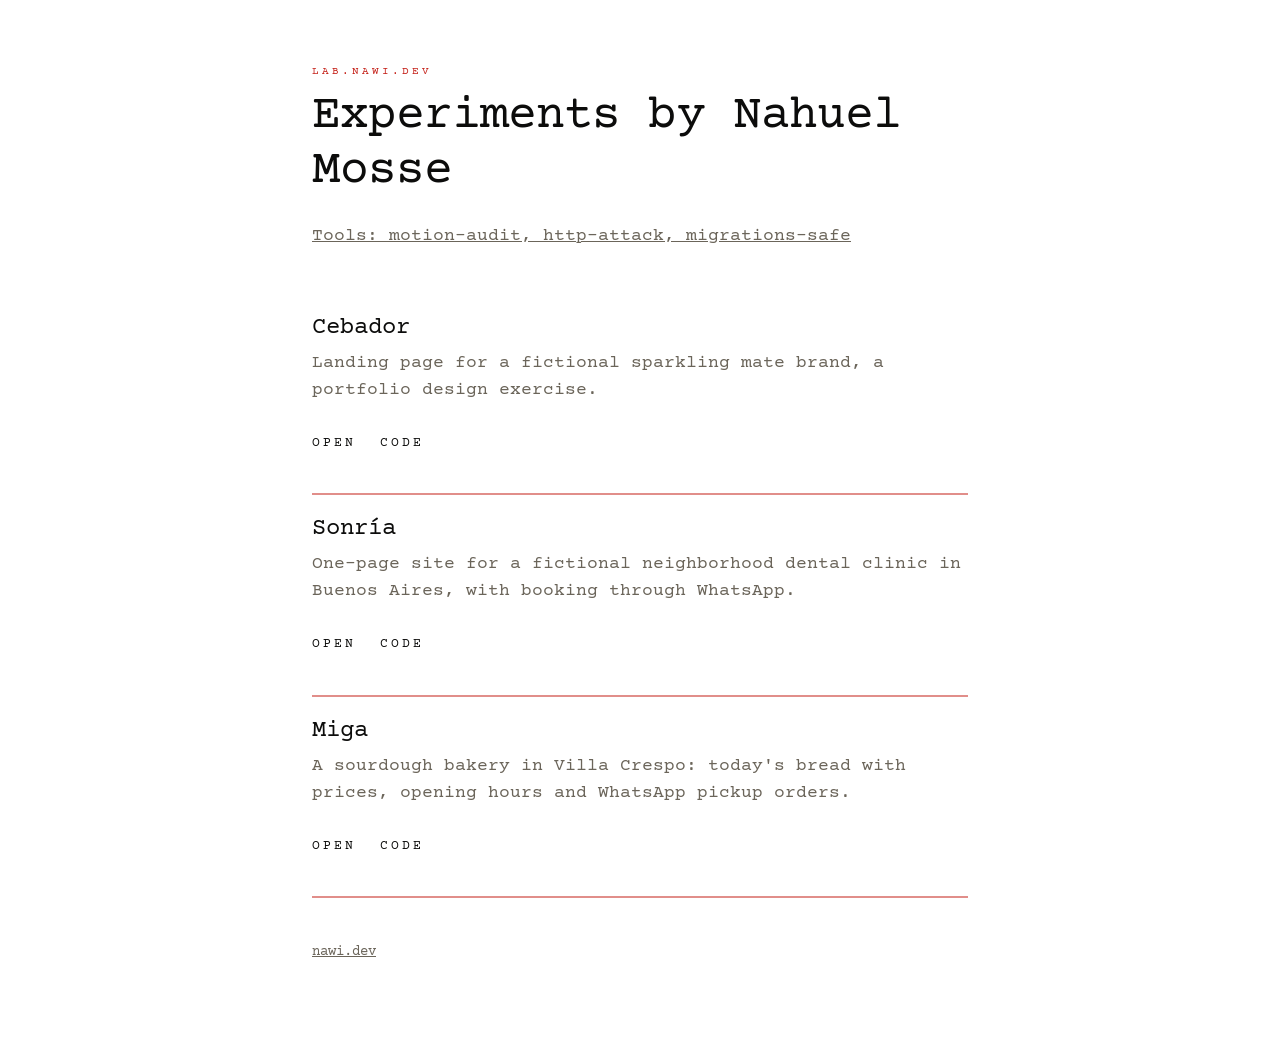
<file: index.html>
<!doctype html>
<html lang="en">
<head>
  <meta charset="utf-8">
  <meta name="viewport" content="width=device-width, initial-scale=1">
  <title>lab.nawi.dev · Experiments by Nahuel Mosse</title>
  <meta name="description" content="Experiments by Nahuel Mosse.">
  <meta name="color-scheme" content="dark light">
  <meta property="og:type" content="website">
  <meta property="og:site_name" content="lab.nawi.dev">
  <meta property="og:title" content="lab.nawi.dev · Experiments by Nahuel Mosse">
  <meta property="og:description" content="Experiments by Nahuel Mosse.">
  <meta property="og:url" content="https://lab.nawi.dev/">
  <meta property="og:image" content="https://lab.nawi.dev/og/lab.png">
  <meta property="og:image:width" content="1280">
  <meta property="og:image:height" content="640">
  <meta property="og:image:alt" content="lab: the front door to Nawi's experiments and live SVG widgets. lab.nawi.dev">
  <meta name="twitter:card" content="summary_large_image">
  <meta name="twitter:title" content="lab.nawi.dev · Experiments by Nahuel Mosse">
  <meta name="twitter:description" content="Experiments by Nahuel Mosse.">
  <meta name="twitter:image" content="https://lab.nawi.dev/og/lab.png">
  <link rel="icon" href="/favicon.svg" type="image/svg+xml">
  <link rel="preload" href="/fonts/courier-prime-subset.woff2" as="font" type="font/woff2" crossorigin>
  <link rel="stylesheet" href="/home.css">
</head>
<body>
  <a class="skip" href="#experiments">Skip to experiments</a>
  <header class="head">
    <p class="brand">lab.nawi.dev</p>
    <h1>Experiments by Nahuel Mosse</h1>
    <p class="more"><a href="/tools/">Tools: motion-audit, http-attack, migrations-safe</a></p>
  </header>
  <main id="experiments">
    <ul class="list">
      <!-- experiments -->
      <li class="item" style="--i:0">
        <h2>Cebador</h2>
        <p>Landing page for a fictional sparkling mate brand, a portfolio design exercise.</p>
        <p class="links">
          <a href="/cebador/">Open<span class="sr"> Cebador</span></a>
          <a href="https://github.com/NahuelMosse/cebador-landing">Code<span class="sr"> of Cebador</span></a>
        </p>
      </li>
      <li class="item" style="--i:1">
        <h2>Sonría</h2>
        <p>One-page site for a fictional neighborhood dental clinic in Buenos Aires, with booking through WhatsApp.</p>
        <p class="links">
          <a href="/sonria/">Open<span class="sr"> Sonría</span></a>
          <a href="https://github.com/NahuelMosse/sonria">Code<span class="sr"> of Sonría</span></a>
        </p>
      </li>
      <li class="item" style="--i:2">
        <h2>Miga</h2>
        <p>A sourdough bakery in Villa Crespo: today's bread with prices, opening hours and WhatsApp pickup orders.</p>
        <p class="links">
          <a href="/miga/">Open<span class="sr"> Miga</span></a>
          <a href="https://github.com/NahuelMosse/miga">Code<span class="sr"> of Miga</span></a>
        </p>
      </li>
      <!-- /experiments -->
    </ul>
  </main>
  <footer class="foot">
    <a href="https://nawi.dev">nawi.dev</a>
  </footer>
</body>
</html>
</file>
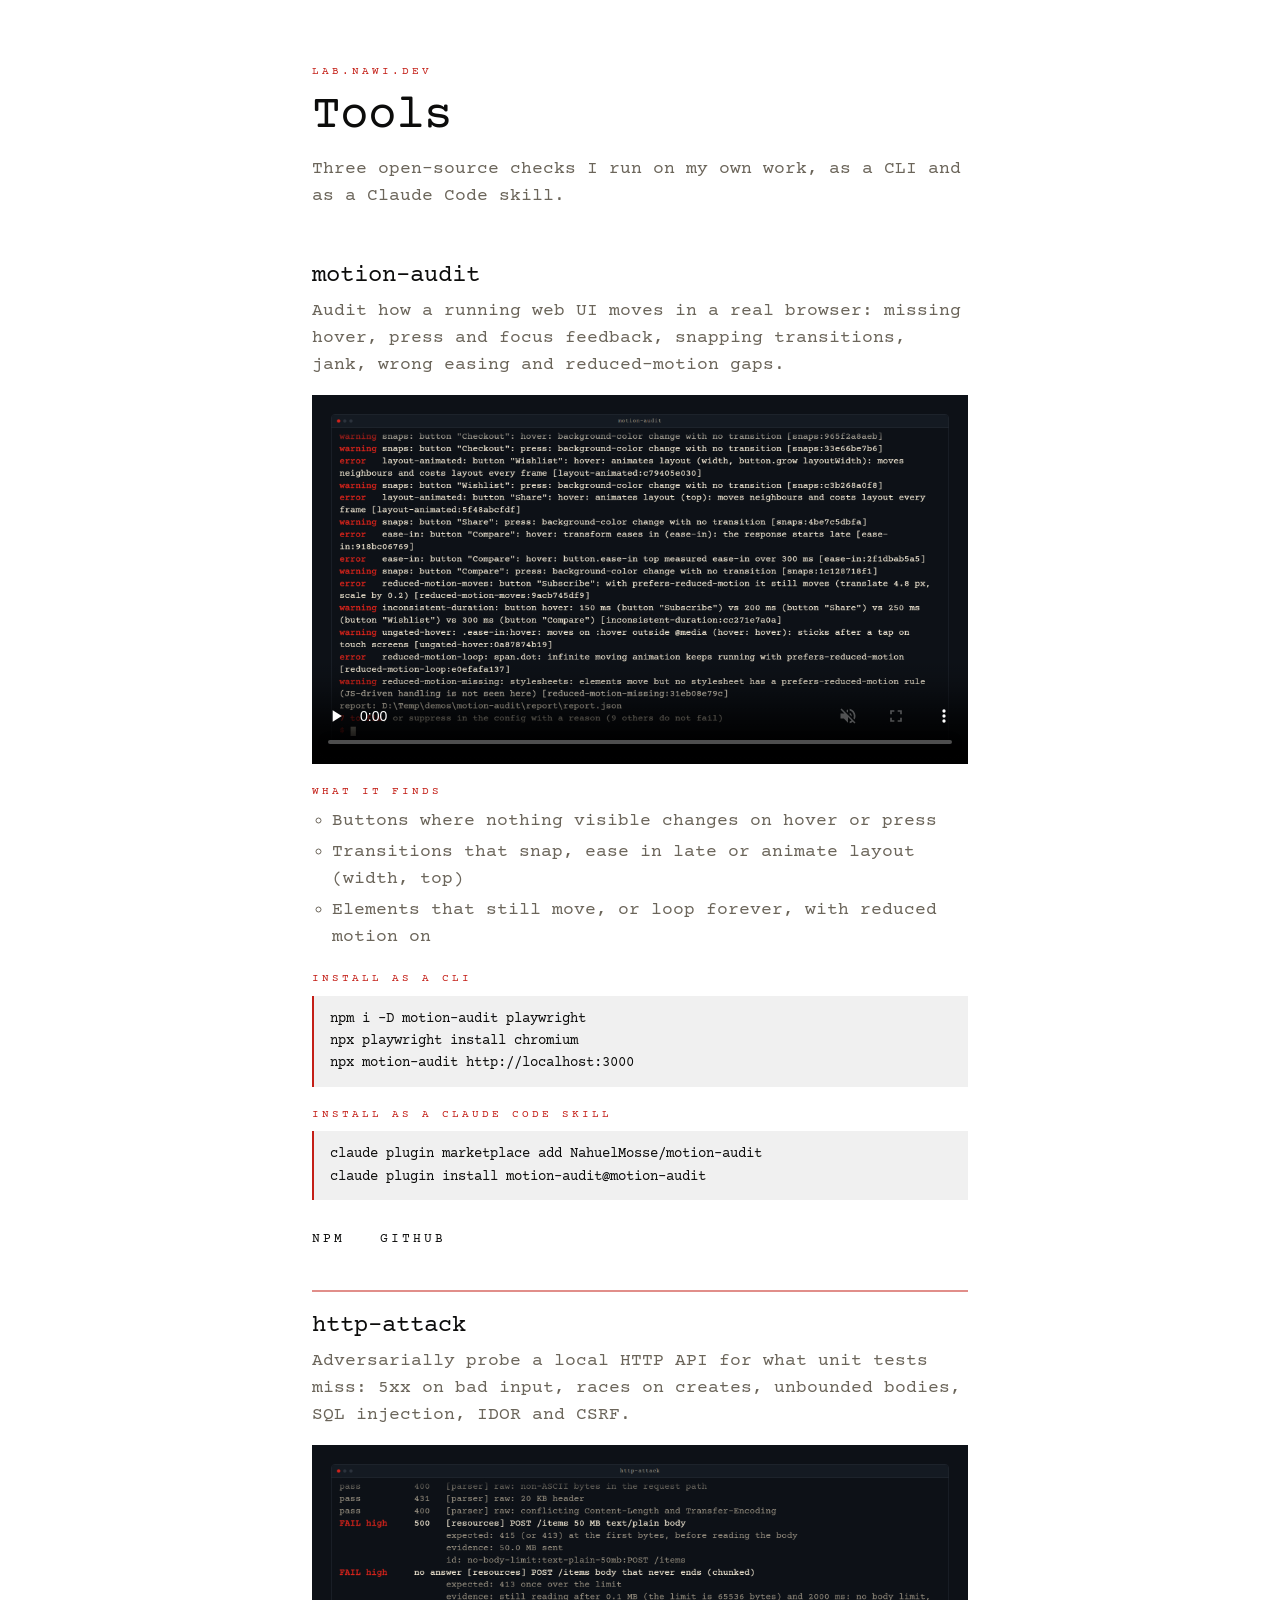
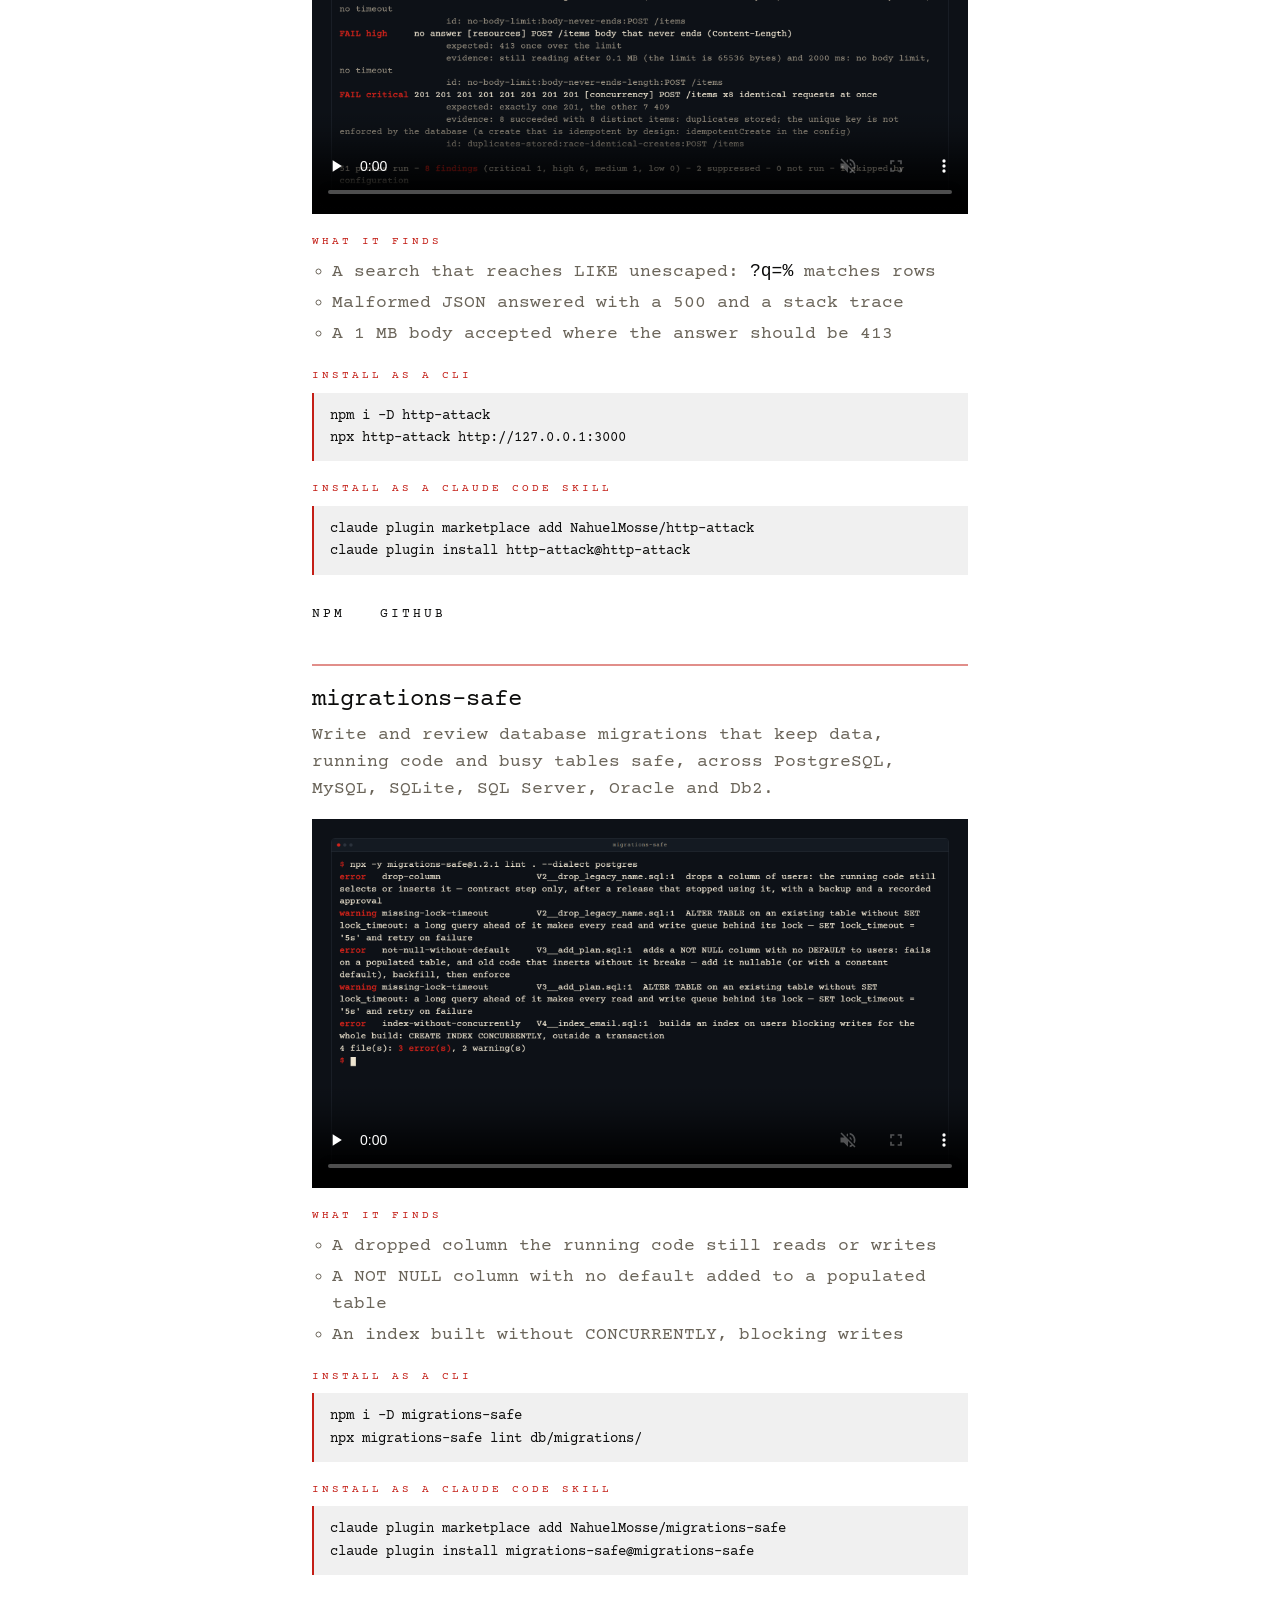
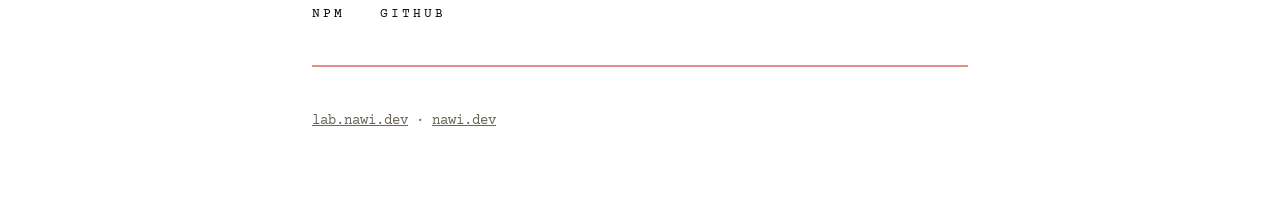
<file: tools/index.html>
<!doctype html>
<html lang="en">
<head>
  <meta charset="utf-8">
  <meta name="viewport" content="width=device-width, initial-scale=1">
  <title>Tools · lab.nawi.dev</title>
  <meta name="description" content="Three open-source tools that check a web UI, an HTTP API and database migrations: a demo, what each one finds and how to install it.">
  <meta name="color-scheme" content="dark light">
  <meta property="og:type" content="website">
  <meta property="og:site_name" content="lab.nawi.dev">
  <meta property="og:title" content="Tools · lab.nawi.dev">
  <meta property="og:description" content="motion-audit, http-attack and migrations-safe: a demo, what each one finds and how to install it as a CLI or a Claude Code skill.">
  <meta property="og:url" content="https://lab.nawi.dev/tools/">
  <meta property="og:image" content="https://lab.nawi.dev/og/tools.png">
  <meta property="og:image:width" content="1200">
  <meta property="og:image:height" content="630">
  <meta property="og:image:alt" content="Tools: motion-audit, http-attack, migrations-safe. lab.nawi.dev/tools">
  <meta name="twitter:card" content="summary_large_image">
  <meta name="twitter:title" content="Tools · lab.nawi.dev">
  <meta name="twitter:description" content="motion-audit, http-attack and migrations-safe: a demo, what each one finds and how to install it as a CLI or a Claude Code skill.">
  <meta name="twitter:image" content="https://lab.nawi.dev/og/tools.png">
  <link rel="icon" href="/favicon.svg" type="image/svg+xml">
  <link rel="preload" href="/fonts/courier-prime-subset.woff2" as="font" type="font/woff2" crossorigin>
  <link rel="stylesheet" href="/home.css">
  <link rel="stylesheet" href="/tools/tools.css">
</head>
<body>
  <a class="skip" href="#tools">Skip to the tools</a>
  <header class="head">
    <p class="brand"><a href="/">lab.nawi.dev</a></p>
    <h1>Tools</h1>
    <p class="intro">Three open-source checks I run on my own work, as a CLI and as a Claude Code skill.</p>
  </header>
  <main id="tools">
    <ul class="list">
      <li class="item" style="--i:0">
        <h2>motion-audit</h2>
        <p>Audit how a running web UI moves in a real browser: missing hover, press and focus feedback, snapping transitions, jank, wrong easing and reduced-motion gaps.</p>
        <video controls muted playsinline preload="none" poster="/tools/media/motion-audit-poster.png" width="1920" height="1080" aria-label="Screen recording of motion-audit run in a terminal against a demo shop page, listing buttons with no hover feedback, snapping transitions and reduced-motion gaps">
          <source src="/tools/media/motion-audit-16x9.mp4" type="video/mp4">
        </video>
        <h3>What it finds</h3>
        <ul class="finds">
          <li>Buttons where nothing visible changes on hover or press</li>
          <li>Transitions that snap, ease in late or animate layout (width, top)</li>
          <li>Elements that still move, or loop forever, with reduced motion on</li>
        </ul>
        <h3>Install as a CLI</h3>
        <pre><code tabindex="0">npm i -D motion-audit playwright
npx playwright install chromium
npx motion-audit http://localhost:3000</code></pre>
        <h3>Install as a Claude Code skill</h3>
        <pre><code tabindex="0">claude plugin marketplace add NahuelMosse/motion-audit
claude plugin install motion-audit@motion-audit</code></pre>
        <p class="links">
          <a href="https://www.npmjs.com/package/motion-audit">npm<span class="sr"> package of motion-audit</span></a>
          <a href="https://github.com/NahuelMosse/motion-audit">GitHub<span class="sr"> repository of motion-audit</span></a>
        </p>
      </li>
      <li class="item" style="--i:1">
        <h2>http-attack</h2>
        <p>Adversarially probe a local HTTP API for what unit tests miss: 5xx on bad input, races on creates, unbounded bodies, SQL injection, IDOR and CSRF.</p>
        <video controls muted playsinline preload="none" poster="/tools/media/http-attack-poster.png" width="1920" height="1080" aria-label="Screen recording of http-attack run in a terminal against a demo API, listing the failed probes: a search that reaches LIKE unescaped, a 500 on malformed JSON and a 1 MB body accepted">
          <source src="/tools/media/http-attack-16x9.mp4" type="video/mp4">
        </video>
        <h3>What it finds</h3>
        <ul class="finds">
          <li>A search that reaches LIKE unescaped: <code>?q=%</code> matches rows</li>
          <li>Malformed JSON answered with a 500 and a stack trace</li>
          <li>A 1 MB body accepted where the answer should be 413</li>
        </ul>
        <h3>Install as a CLI</h3>
        <pre><code tabindex="0">npm i -D http-attack
npx http-attack http://127.0.0.1:3000</code></pre>
        <h3>Install as a Claude Code skill</h3>
        <pre><code tabindex="0">claude plugin marketplace add NahuelMosse/http-attack
claude plugin install http-attack@http-attack</code></pre>
        <p class="links">
          <a href="https://www.npmjs.com/package/http-attack">npm<span class="sr"> package of http-attack</span></a>
          <a href="https://github.com/NahuelMosse/http-attack">GitHub<span class="sr"> repository of http-attack</span></a>
        </p>
      </li>
      <li class="item" style="--i:2">
        <h2>migrations-safe</h2>
        <p>Write and review database migrations that keep data, running code and busy tables safe, across PostgreSQL, MySQL, SQLite, SQL Server, Oracle and Db2.</p>
        <video controls muted playsinline preload="none" poster="/tools/media/migrations-safe-poster.png" width="1920" height="1080" aria-label="Screen recording of migrations-safe linting a folder of SQL migrations in a terminal, listing a dropped column, a NOT NULL column without a default and an index built without CONCURRENTLY">
          <source src="/tools/media/migrations-safe-16x9.mp4" type="video/mp4">
        </video>
        <h3>What it finds</h3>
        <ul class="finds">
          <li>A dropped column the running code still reads or writes</li>
          <li>A NOT NULL column with no default added to a populated table</li>
          <li>An index built without CONCURRENTLY, blocking writes</li>
        </ul>
        <h3>Install as a CLI</h3>
        <pre><code tabindex="0">npm i -D migrations-safe
npx migrations-safe lint db/migrations/</code></pre>
        <h3>Install as a Claude Code skill</h3>
        <pre><code tabindex="0">claude plugin marketplace add NahuelMosse/migrations-safe
claude plugin install migrations-safe@migrations-safe</code></pre>
        <p class="links">
          <a href="https://www.npmjs.com/package/migrations-safe">npm<span class="sr"> package of migrations-safe</span></a>
          <a href="https://github.com/NahuelMosse/migrations-safe">GitHub<span class="sr"> repository of migrations-safe</span></a>
        </p>
      </li>
    </ul>
  </main>
  <footer class="foot">
    <a href="/">lab.nawi.dev</a> · <a href="https://nawi.dev">nawi.dev</a>
  </footer>
</body>
</html>
</file>
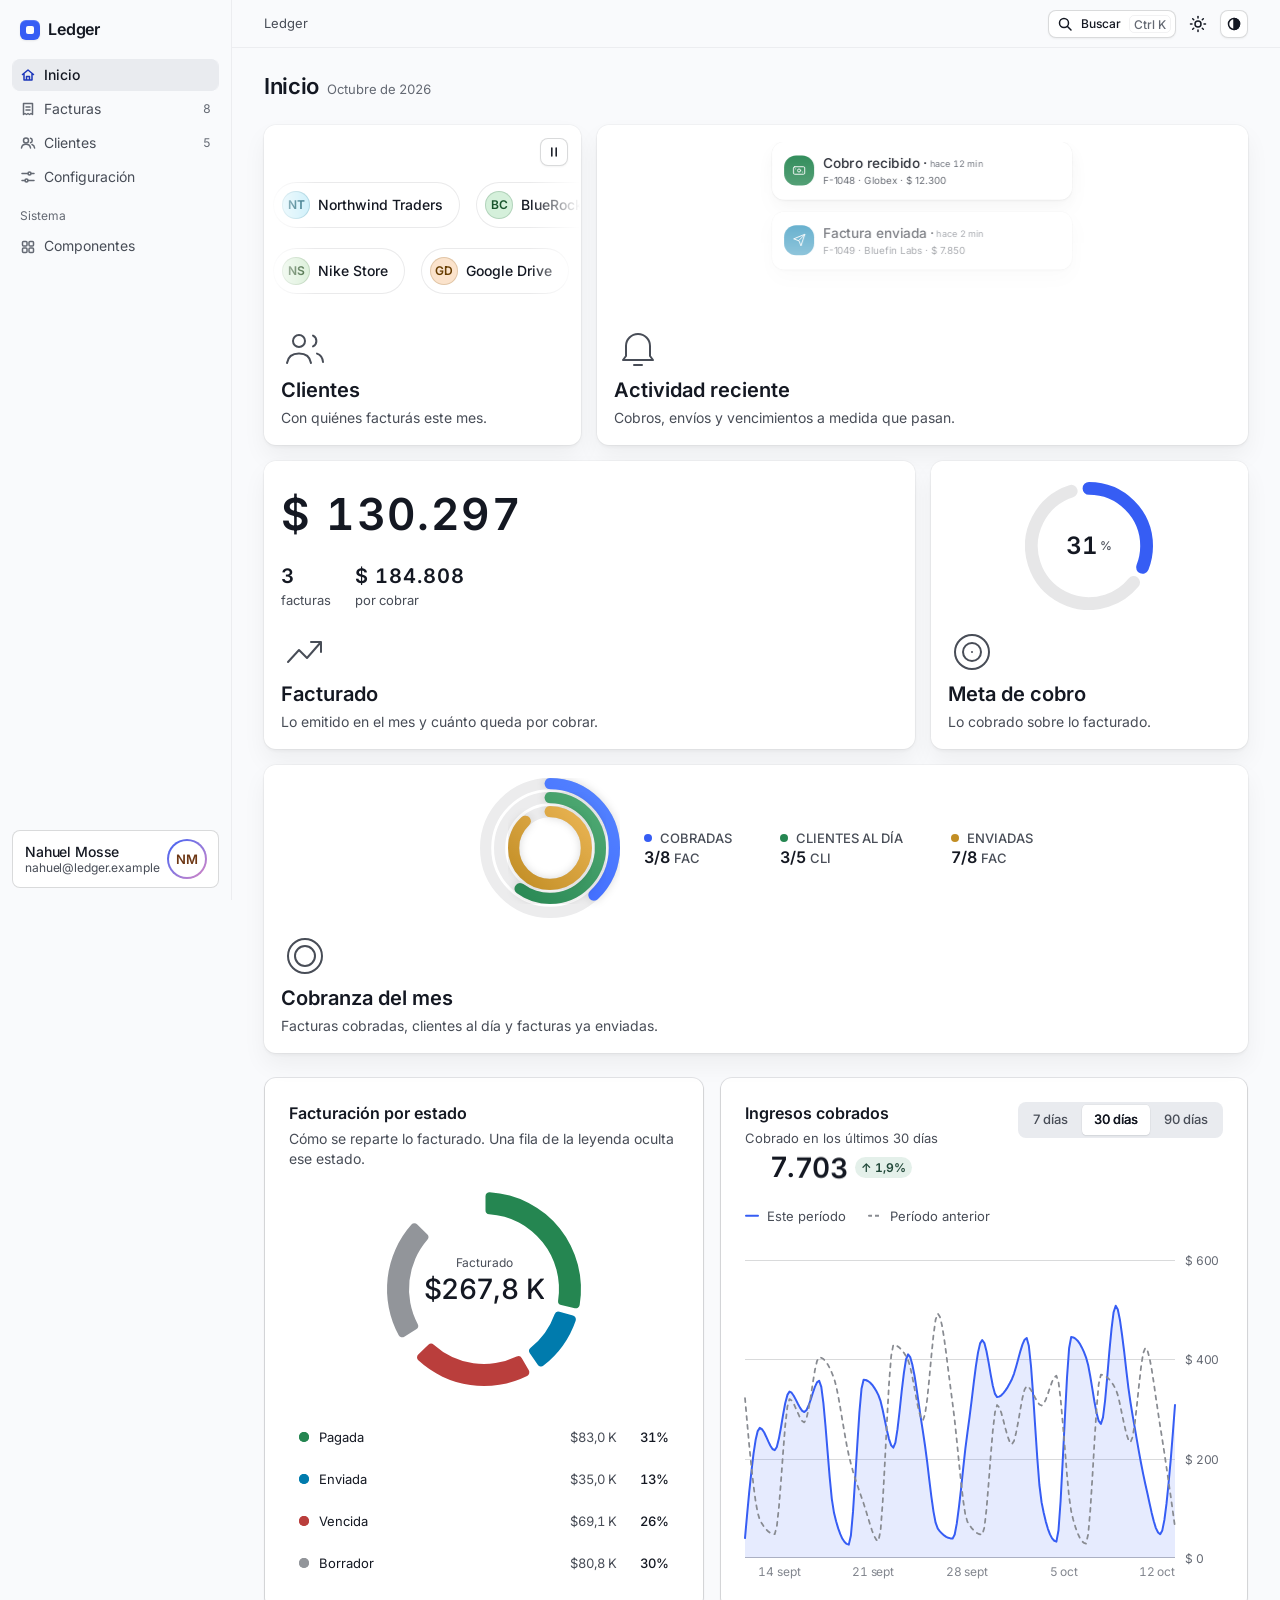
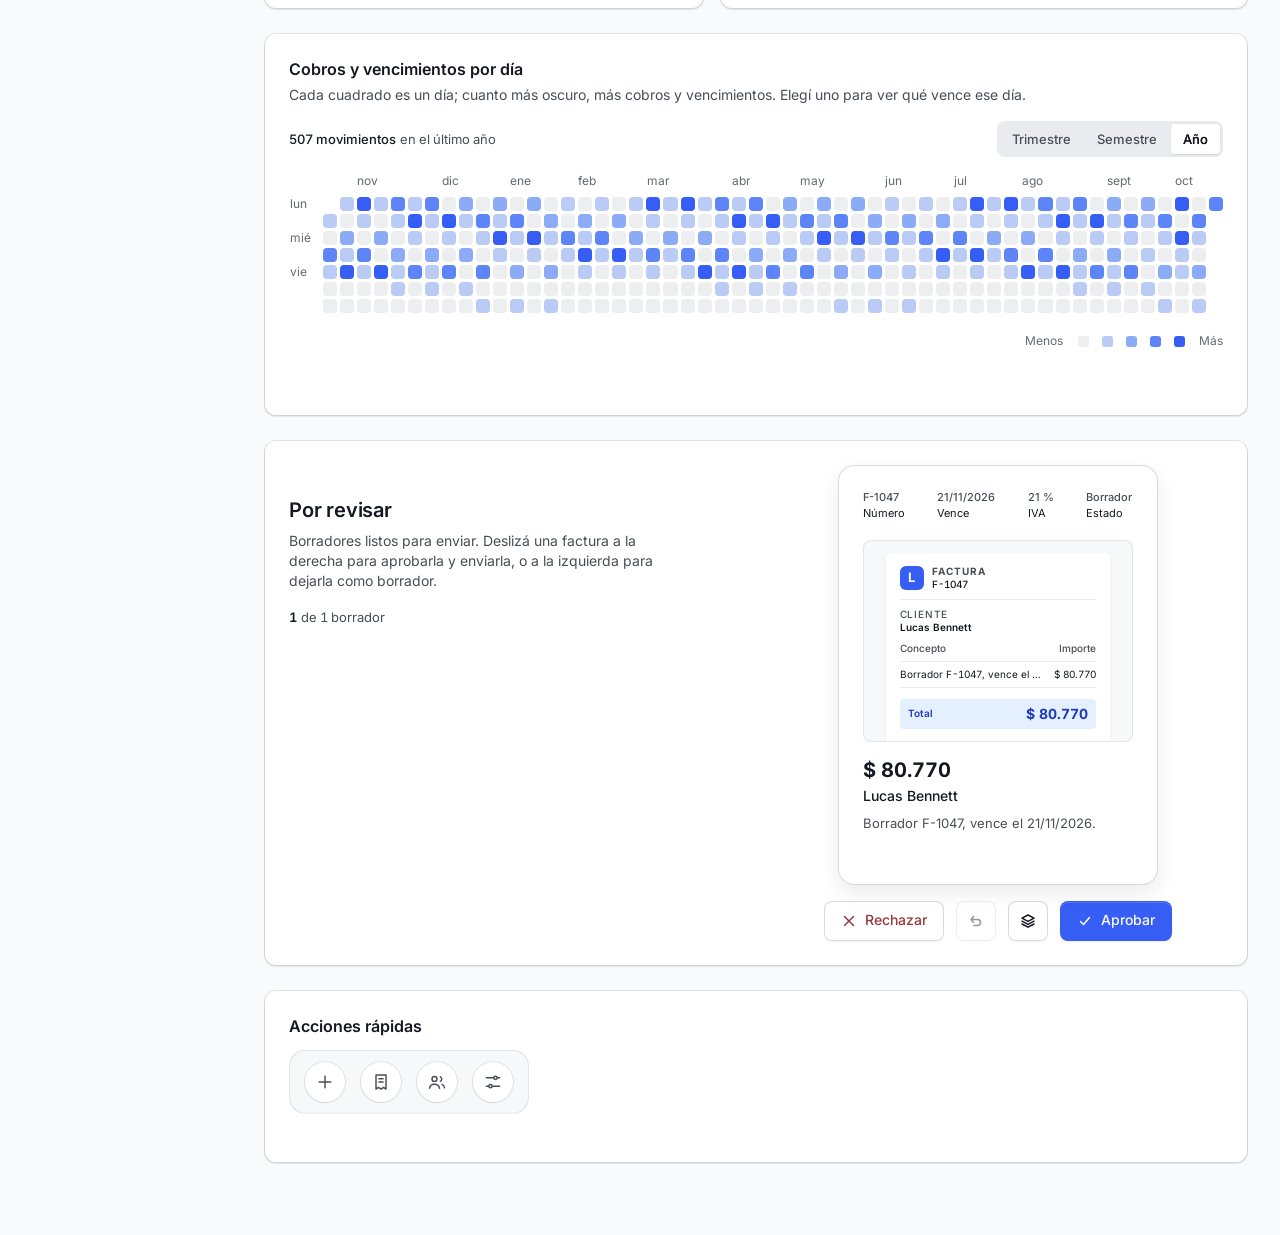
<file: .claude/templates/components/gallery.html>
<!doctype html>
<html lang="es-AR" data-locale="es-AR">
<head>
<meta charset="utf-8">
<meta name="viewport" content="width=device-width, initial-scale=1">
<title>Ledger · Conjunto de componentes</title>
<link rel="preload" href="./fonts/InterVariable.woff2" as="font" type="font/woff2" crossorigin>
<link rel="stylesheet" href="./tokens.css">
<link rel="stylesheet" href="./primitives.css">
<link rel="stylesheet" href="./effects.css">
<link rel="stylesheet" href="./life.css">
<link rel="stylesheet" href="./components.css">
<link rel="stylesheet" href="./entry.css">
<link rel="stylesheet" href="./showcase.css">
<link rel="stylesheet" href="./motion/bento-grid.css">
<link rel="stylesheet" href="./motion/animated-list.css">
<link rel="stylesheet" href="./motion/animated-circular-progress-bar.css">
<link rel="stylesheet" href="./motion/apple-activity-card.css">
<link rel="stylesheet" href="./motion/number-ticker.css">
<link rel="stylesheet" href="./motion/marquee.css">
<link rel="stylesheet" href="./motion/card-stack.css">
<link rel="stylesheet" href="./motion/tabs.css">
<link rel="stylesheet" href="./motion/sliding-number.css">
<link rel="stylesheet" href="./motion/animated-background.css">
<link rel="stylesheet" href="./motion/theme-toggler.css">
<link rel="stylesheet" href="./motion/copy-button.css">
<link rel="stylesheet" href="./motion/flip-button.css">
<link rel="stylesheet" href="./motion/flip-card.css">
<link rel="stylesheet" href="./motion/toolbar-dynamic.css">
<link rel="stylesheet" href="./motion/toolbar-expandable.css">
<link rel="stylesheet" href="./motion/morphing-popover.css">
<link rel="stylesheet" href="./motion/morphing-dialog.css">
<link rel="stylesheet" href="./motion/expandable-card.css">
<link rel="stylesheet" href="./motion/animated-tooltip.css">
<link rel="stylesheet" href="./motion/magic-card.css">
<link rel="stylesheet" href="./motion/transition-panel.css">
<link rel="stylesheet" href="./motion/ai-prompt.css">
<link rel="stylesheet" href="./motion/file-upload.css">
<link rel="stylesheet" href="./motion/animated-beam.css">
<link rel="stylesheet" href="./motion/focus-cards.css">
<link rel="stylesheet" href="./motion/team-selector.css">
<link rel="stylesheet" href="./motion/sticky-scroll-reveal.css">
<link rel="stylesheet" href="./motion/kk-loader.css">
<link rel="stylesheet" href="./motion/kokonut-toolbar.css">
<link rel="stylesheet" href="./motion/floating-dock.css">
<link rel="stylesheet" href="./motion/profile-dropdown.css">
<link rel="stylesheet" href="./motion/arc.css">
<link rel="stylesheet" href="./motion/arc-shared.css">
<link rel="stylesheet" href="./motion/filter-toolbar.css">
<link rel="stylesheet" href="./motion/hover-preview.css">
<link rel="stylesheet" href="./motion/confirm-morph.css">
<link rel="stylesheet" href="./motion/morph-select.css">
<link rel="stylesheet" href="./motion/stepper.css">
<link rel="stylesheet" href="./motion/text-morph.css">
<link rel="stylesheet" href="./motion/slot-text.css">
<link rel="stylesheet" href="./motion/donut-chart.css">
<link rel="stylesheet" href="./motion/line-chart.css">
<link rel="stylesheet" href="./motion/activity-heatmap.css">
<link rel="stylesheet" href="./motion/usage-meter.css">
<link rel="stylesheet" href="./home.css">
<link rel="stylesheet" href="./clients.css">
<link rel="stylesheet" href="./workspace.css">
</head>
<body class="ui">
<svg width="0" height="0" style="position: absolute" aria-hidden="true" focusable="false">
  <defs>
    <symbol id="i-search" viewBox="0 0 16 16"><circle cx="7" cy="7" r="4.5"/><path d="M10.5 10.5L14 14"/></symbol>
    <symbol id="i-plus" viewBox="0 0 16 16"><path d="M8 3v10M3 8h10"/></symbol>
    <symbol id="i-check" viewBox="0 0 16 16"><path d="M3.5 8.5l3 3 6-7"/></symbol>
    <symbol id="i-x" viewBox="0 0 16 16"><path d="M3.5 3.5l9 9M12.5 3.5l-9 9"/></symbol>
    <symbol id="i-chevron" viewBox="0 0 16 16"><path d="M4 6l4 4 4-4"/></symbol>
    <symbol id="i-chevron-up" viewBox="0 0 16 16"><path d="M4 10l4-4 4 4"/></symbol>
    <symbol id="i-chevron-right" viewBox="0 0 16 16"><path d="M6 4l4 4-4 4"/></symbol>
    <symbol id="i-receipt" viewBox="0 0 16 16"><path d="M3.5 2.5h9v11l-1.5-1-1.5 1-1.5-1-1.5 1-1.5-1-1.5 1z"/><path d="M6 6h4M6 9h4"/></symbol>
    <symbol id="i-users" viewBox="0 0 16 16"><circle cx="6" cy="5.5" r="2.5"/><path d="M1.5 13c.3-2.4 2.2-3.8 4.5-3.8s4.2 1.4 4.5 3.8"/><path d="M10.5 3.2a2.4 2.4 0 0 1 0 4.6M12 9.5c1.6.5 2.4 1.7 2.6 3.5"/></symbol>
    <symbol id="i-sliders" viewBox="0 0 16 16"><path d="M2 4.5h6M11 4.5h3M2 11.5h3M8 11.5h6"/><circle cx="9.5" cy="4.5" r="1.5"/><circle cx="6.5" cy="11.5" r="1.5"/></symbol>
    <symbol id="i-grid" viewBox="0 0 16 16"><rect x="2.5" y="2.5" width="4.5" height="4.5" rx="1"/><rect x="9" y="2.5" width="4.5" height="4.5" rx="1"/><rect x="2.5" y="9" width="4.5" height="4.5" rx="1"/><rect x="9" y="9" width="4.5" height="4.5" rx="1"/></symbol>
    <symbol id="i-contrast" viewBox="0 0 16 16"><circle cx="8" cy="8" r="5.5"/><path d="M8 2.5a5.5 5.5 0 0 1 0 11z" fill="currentColor"/></symbol>
    <symbol id="i-refresh" viewBox="0 0 16 16"><path d="M13 8a5 5 0 1 1-1.5-3.5M13 2.5v3h-3"/></symbol>
    <symbol id="i-alert" viewBox="0 0 16 16"><path d="M8 4.5v4.5M8 11.5v.01"/></symbol>
    <symbol id="i-info" viewBox="0 0 16 16"><path d="M8 7v4.5M8 4.5v.01"/></symbol>
    <symbol id="i-grip" viewBox="0 0 16 16"><circle cx="6" cy="4" r=".6"/><circle cx="10" cy="4" r=".6"/><circle cx="6" cy="8" r=".6"/><circle cx="10" cy="8" r=".6"/><circle cx="6" cy="12" r=".6"/><circle cx="10" cy="12" r=".6"/></symbol>
    <symbol id="i-more" viewBox="0 0 16 16"><circle cx="3.5" cy="8" r="1"/><circle cx="8" cy="8" r="1"/><circle cx="12.5" cy="8" r="1"/></symbol>
    <symbol id="i-copy" viewBox="0 0 16 16"><rect x="5.5" y="5.5" width="8" height="8" rx="1.5"/><path d="M10.5 5.5v-2a1 1 0 0 0-1-1h-6a1 1 0 0 0-1 1v6a1 1 0 0 0 1 1h2"/></symbol>
    <symbol id="i-send" viewBox="0 0 16 16"><path d="M14 2L7 9M14 2l-4.5 12-2.5-5.5L1.5 6z"/></symbol>
    <symbol id="i-trash" viewBox="0 0 16 16"><path d="M3 4.5h10M6.5 4.5V3h3v1.5M4.5 4.5l.5 8.5h6l.5-8.5M7 7v4M9 7v4"/></symbol>
    <symbol id="i-folder" viewBox="0 0 16 16"><path d="M2 4.5a1 1 0 0 1 1-1h3l1.5 1.5H13a1 1 0 0 1 1 1V12a1 1 0 0 1-1 1H3a1 1 0 0 1-1-1z"/></symbol>
    <symbol id="i-open" viewBox="0 0 16 16"><path d="M5.5 10.5l5-5M6 5.5h4.5V10"/></symbol>
    <symbol id="i-arrow-right" viewBox="0 0 16 16"><path d="M3 8h10M9 4l4 4-4 4"/></symbol>
    <symbol id="i-download" viewBox="0 0 16 16"><path d="M8 2.5v8M4.5 7L8 10.5 11.5 7M3 13.5h10"/></symbol>
    <symbol id="i-edit" viewBox="0 0 16 16"><path d="M3 13l.7-3L10.5 3.2a1.4 1.4 0 0 1 2 2L5.7 12.3z"/></symbol>
    <symbol id="i-user" viewBox="0 0 16 16"><circle cx="8" cy="5.5" r="2.5"/><path d="M3 13.5c.4-2.5 2.3-4 5-4s4.6 1.5 5 4"/></symbol>
    <symbol id="i-logout" viewBox="0 0 16 16"><path d="M6.5 3H4a1 1 0 0 0-1 1v8a1 1 0 0 0 1 1h2.5M9.5 5.5L12.5 8l-3 2.5M12 8H6.5"/></symbol>
    <symbol id="i-calendar" viewBox="0 0 16 16"><path d="M3 4.5h10v8.5H3zM3 7.5h10M5.5 2.5v3M10.5 2.5v3"/></symbol>
    <symbol id="i-menu" viewBox="0 0 16 16"><path d="M2.5 4.5h11M2.5 8h11M2.5 11.5h11"/></symbol>
    <symbol id="i-void" viewBox="0 0 16 16"><circle cx="8" cy="8" r="5.5"/><path d="M4.1 4.1l7.8 7.8"/></symbol>
    <symbol id="i-home" viewBox="0 0 16 16"><path d="M2.5 7.5L8 3l5.5 4.5M4 6.5v6.5h8V6.5M6.5 13V9.5h3V13"/></symbol>
    <symbol id="i-chevron-left" viewBox="0 0 16 16"><path d="M10 4L6 8l4 4"/></symbol>
    <symbol id="i-duplicate" viewBox="0 0 16 16"><rect x="5.5" y="5.5" width="8" height="8" rx="1.5"/><path d="M10.5 5.5v-2a1 1 0 0 0-1-1h-6a1 1 0 0 0-1 1v6a1 1 0 0 0 1 1h2M9.5 7.5v4M7.5 9.5h4"/></symbol>
    <symbol id="i-archive" viewBox="0 0 16 16"><path d="M2.5 3.5h11v3h-11zM3.5 6.5v6a1 1 0 0 0 1 1h7a1 1 0 0 0 1-1v-6M6.5 9h3"/></symbol>
    <symbol id="i-note" viewBox="0 0 16 16"><path d="M3.5 2.5h6l3 3v8h-9zM9.5 2.5v3h3M5.5 8.5h5M5.5 11h3"/></symbol>
    <symbol id="i-swap" viewBox="0 0 16 16"><path d="M3 5.5h9.5M10 3l2.5 2.5L10 8M13 10.5H3.5M6 8l-2.5 2.5L6 13"/></symbol>
    <symbol id="i-clock" viewBox="0 0 16 16"><circle cx="8" cy="8" r="5.5"/><path d="M8 5v3l2 1.5"/></symbol>
    <symbol id="i-warning" viewBox="0 0 16 16"><path d="M8 2.5l6 10.5H2zM8 6.5v3M8 11.25v.01"/></symbol>
    <symbol id="i-arrow-up" viewBox="0 0 16 16"><path d="M8 13V3M4 7l4-4 4 4"/></symbol>
    <symbol id="i-arrow-down" viewBox="0 0 16 16"><path d="M8 3v10M4 9l4 4 4-4"/></symbol>
  </defs>
</svg>
<a class="skip-link" href="#main">Saltar al contenido</a>
<div class="scroll-progress" aria-hidden="true"></div>

<div class="app">
  <aside class="sidebar" aria-label="Navegación principal">
    <a class="brand" href="#/inicio"><span class="brand__mark" aria-hidden="true"></span>Ledger</a>
    <nav class="nav" aria-label="Secciones" data-motion="animated-background" data-mode="click" data-default="home" data-hl>
      <a class="nav__item" href="#/inicio" data-view-link="home" data-id="home" aria-current="page"><svg class="icon" viewBox="0 0 16 16" aria-hidden="true"><use href="#i-home"/></svg>Inicio</a>
      <a class="nav__item" href="#/facturas" data-view-link="invoices" data-id="invoices"><svg class="icon" viewBox="0 0 16 16" aria-hidden="true"><use href="#i-receipt"/></svg>Facturas<span class="nav__count" data-sliding id="nav-count" data-value="8">8</span></a>
      <a class="nav__item" href="#/clientes" data-view-link="clients" data-id="clients"><svg class="icon" viewBox="0 0 16 16" aria-hidden="true"><use href="#i-users"/></svg>Clientes<span class="nav__count" data-sliding id="nav-clients" data-value="5">5</span></a>
      <a class="nav__item" href="#/ajustes" data-view-link="settings" data-id="settings"><svg class="icon" viewBox="0 0 16 16" aria-hidden="true"><use href="#i-sliders"/></svg>Configuración</a>
      <span class="nav__label">Sistema</span>
      <a class="nav__item" href="#/componentes" data-view-link="components" data-id="components"><svg class="icon" viewBox="0 0 16 16" aria-hidden="true"><use href="#i-grid"/></svg>Componentes</a>
    </nav>
    <div id="user-profile"></div>
  </aside>

  <div class="app__main">
    <header class="topbar">
      <div class="topbar__lead">
        <button class="btn btn--sm btn--icon nav-toggle" id="nav-toggle" type="button" aria-haspopup="menu" aria-expanded="false" aria-controls="m-nav" aria-label="Menú de navegación"><svg class="icon" viewBox="0 0 16 16" aria-hidden="true"><use href="#i-menu"/></svg></button>
        <div class="menu" role="menu" id="m-nav" aria-label="Navegación">
          <a class="menu__item" role="menuitem" tabindex="-1" href="#/inicio" data-nav-link="home"><svg class="icon" viewBox="0 0 16 16" aria-hidden="true"><use href="#i-home"/></svg>Inicio</a>
          <a class="menu__item" role="menuitem" tabindex="-1" href="#/facturas" data-nav-link="invoices"><svg class="icon" viewBox="0 0 16 16" aria-hidden="true"><use href="#i-receipt"/></svg>Facturas</a>
          <a class="menu__item" role="menuitem" tabindex="-1" href="#/clientes" data-nav-link="clients"><svg class="icon" viewBox="0 0 16 16" aria-hidden="true"><use href="#i-users"/></svg>Clientes</a>
          <a class="menu__item" role="menuitem" tabindex="-1" href="#/ajustes" data-nav-link="settings"><svg class="icon" viewBox="0 0 16 16" aria-hidden="true"><use href="#i-sliders"/></svg>Configuración</a>
          <a class="menu__item" role="menuitem" tabindex="-1" href="#/componentes" data-nav-link="components"><svg class="icon" viewBox="0 0 16 16" aria-hidden="true"><use href="#i-grid"/></svg>Componentes</a>
        </div>
        <nav class="breadcrumb" aria-label="Ruta">
          <ol id="crumbs"><li>Ledger</li></ol>
        </nav>
      </div>
      <div class="topbar__actions">
        <button class="btn btn--sm" data-palette="palette" aria-label="Buscar en el menú de comandos" data-tooltip="Menú de comandos" data-shortcut="Mod K"><svg class="icon" viewBox="0 0 16 16" aria-hidden="true"><use href="#i-search"/></svg><span class="topbar__label">Buscar</span><kbd class="key topbar__label" data-shortcut="Mod K">Ctrl K</kbd></button>
        <button class="btn btn--sm" id="theme-toggle" type="button" data-motion="theme-toggler" data-tooltip="Cambiar entre claro y oscuro" data-align="end"></button>
        <button class="btn btn--sm btn--icon" id="appearance" aria-haspopup="dialog" aria-expanded="false" aria-controls="p-appearance" aria-label="Apariencia" data-tooltip="Apariencia" data-align="end"><svg class="icon" viewBox="0 0 16 16" aria-hidden="true"><use href="#i-contrast"/></svg></button>
        <div class="popover" id="p-appearance" role="dialog" aria-label="Apariencia">
          <div class="stack" data-gap="4">
            <div class="stack" data-gap="2">
              <span class="text-label">Tema</span>
              <div class="segmented" role="radiogroup" aria-label="Tema" id="theme">
                <span class="segmented__indicator" aria-hidden="true"></span>
                <button class="segmented__option" role="radio" aria-checked="true" data-value="light">Claro</button>
                <button class="segmented__option" role="radio" aria-checked="false" data-value="dark">Oscuro</button>
                <button class="segmented__option" role="radio" aria-checked="false" data-value="showcase">Showcase</button>
              </div>
            </div>
            <div class="stack" data-gap="2">
              <span class="text-label">Acento</span>
              <div class="segmented" role="radiogroup" aria-label="Acento" id="accent">
                <span class="segmented__indicator" aria-hidden="true"></span>
                <button class="segmented__option" role="radio" aria-checked="true" data-value="brand">Marca</button>
                <button class="segmented__option" role="radio" aria-checked="false" data-value="indigo">Índigo</button>
                <button class="segmented__option" role="radio" aria-checked="false" data-value="mono">Mono</button>
              </div>
            </div>
          </div>
        </div>
      </div>
    </header>

    <main class="content container" id="main" tabindex="-1">

      <!-- Inicio -->
      <div class="view" role="region" data-view="home" aria-labelledby="h-home">
        <div class="toolbar">
          <div class="toolbar__heading">
            <h1 class="toolbar__title" id="h-home">Inicio</h1>
            <span class="toolbar__count">Octubre de 2026</span>
          </div>
        </div>
        <div id="home-bento" aria-label="Resumen del mes"></div>
        <div class="home-money">
          <section class="surface" data-pad="5" aria-labelledby="h-status">
            <div class="stack" data-gap="1"><h2 class="text-title" id="h-status">Facturación por estado</h2><p class="text-soft">Cómo se reparte lo facturado. Una fila de la leyenda oculta ese estado.</p></div>
            <div id="home-status"></div>
          </section>
          <section class="surface" data-pad="5" aria-labelledby="h-income">
            <div class="home-income__head">
              <div class="stack" data-gap="1">
                <h2 class="text-title" id="h-income">Ingresos cobrados</h2>
                <span class="figure__label" id="home-income-label" role="status"></span>
                <span class="inline" data-gap="2"><span class="figure__value" data-sliding data-slot id="home-income-total" data-value="0" data-format='{"style":"currency","currency":"ARS","maximumFractionDigits":0}'></span><span class="figure__delta" id="home-income-delta"></span></span>
              </div>
              <div class="segmented" role="radiogroup" aria-label="Rango de ingresos" id="home-income-range">
                <span class="segmented__indicator" aria-hidden="true"></span>
                <button class="segmented__option" role="radio" aria-checked="false" data-value="7">7 días</button>
                <button class="segmented__option" role="radio" aria-checked="true" data-value="30">30 días</button>
                <button class="segmented__option" role="radio" aria-checked="false" data-value="90">90 días</button>
              </div>
            </div>
            <div id="home-income-chart"></div>
          </section>
        </div>
        <section class="surface home-activity" data-pad="5" aria-labelledby="h-activity">
          <div class="stack" data-gap="1"><h2 class="text-title" id="h-activity">Cobros y vencimientos por día</h2><p class="text-soft">Cada cuadrado es un día; cuanto más oscuro, más cobros y vencimientos. Elegí uno para ver qué vence ese día.</p></div>
          <div id="home-heat"></div>
          <p class="home-activity__readout text-soft" id="home-heat-readout" role="status"></p>
        </section>
        <section class="surface home-review" data-pad="5" aria-labelledby="h-review">
          <div class="home-review__copy">
            <h2 class="text-title" id="h-review">Por revisar</h2>
            <p class="text-soft">Borradores listos para enviar. Deslizá una factura a la derecha para aprobarla y enviarla, o a la izquierda para dejarla como borrador.</p>
          </div>
          <div id="home-review"></div>
        </section>
        <section class="home-dock" aria-labelledby="h-dock">
          <h2 class="text-title" id="h-dock">Acciones rápidas</h2>
          <nav id="home-dock" data-motion="floating-dock" data-label="Acciones rápidas" aria-label="Acciones rápidas">
            <a href="#/facturas" data-quick="new" aria-label="Nueva factura" data-title="Nueva factura"><svg viewBox="0 0 24 24" fill="none" stroke="currentColor" stroke-width="1.75" stroke-linecap="round" stroke-linejoin="round" aria-hidden="true"><path d="M12 5v14M5 12h14"/></svg></a>
            <a href="#/facturas" aria-label="Facturas" data-title="Facturas"><svg viewBox="0 0 24 24" fill="none" stroke="currentColor" stroke-width="1.75" stroke-linecap="round" stroke-linejoin="round" aria-hidden="true"><path d="M6 3.5h12v17l-3-2-3 2-3-2-3 2z"/><path d="M9.5 8h5M9.5 12h5"/></svg></a>
            <a href="#/clientes" aria-label="Clientes" data-title="Clientes"><svg viewBox="0 0 24 24" fill="none" stroke="currentColor" stroke-width="1.75" stroke-linecap="round" stroke-linejoin="round" aria-hidden="true"><circle cx="9" cy="8.5" r="3"/><path d="M3 19.5c.5-3.2 2.8-4.8 6-4.8s5.5 1.6 6 4.8"/><path d="M16 5.8a3 3 0 0 1 0 5.4M18 14.8c1.8.6 2.8 2 3 4.2"/></svg></a>
            <a href="#/ajustes" aria-label="Configuración" data-title="Configuración"><svg viewBox="0 0 24 24" fill="none" stroke="currentColor" stroke-width="1.75" stroke-linecap="round" stroke-linejoin="round" aria-hidden="true"><path d="M4 7h9M17 7h3M4 17h3M11 17h9"/><circle cx="15" cy="7" r="2"/><circle cx="9" cy="17" r="2"/></svg></a>
          </nav>
        </section>
      </div>

      <!-- Facturas -->
      <div class="view" role="region" data-view="invoices" hidden aria-labelledby="h-invoices">
        <div class="toolbar">
          <div class="toolbar__heading">
            <h1 class="toolbar__title" id="h-invoices">Facturas</h1>
            <span class="toolbar__count" role="status"><span data-sliding id="count" data-value="8">8</span> facturas</span>
          </div>
          <div class="toolbar__controls">
            <div class="toolbar__actions">
              <button class="btn" id="undo-last" type="button" hidden>Deshacer</button>
              <button class="btn btn--icon" id="refresh" aria-label="Actualizar" data-tooltip="Actualizar"><svg class="icon" viewBox="0 0 16 16" aria-hidden="true"><use href="#i-refresh"/></svg></button>
              <button class="btn btn--primary btn--shimmer" id="new-invoice" data-dialog="d-new"><svg class="icon" viewBox="0 0 16 16" aria-hidden="true"><use href="#i-plus"/></svg>Nueva factura</button>
            </div>
          </div>
        </div>

        <div class="summary">
          <div class="surface kpis spotlight" data-pad="0" role="group" aria-label="Indicadores de octubre" data-motion="animated-background" data-mode="hover" data-hl>
            <div class="kpi" data-id="billed">
              <span class="figure__label">Facturado en octubre</span>
              <span class="figure__value" data-sliding data-slot id="kpi-billed" data-ticker data-good="up" data-value="130297" data-format='{"style":"currency","currency":"ARS","maximumFractionDigits":0}'>$ 130.297</span>
              <div class="kpi__foot"><span class="figure__delta" id="delta-billed" data-trend="up" data-tone="success">↑ 61,3 %</span><svg class="spark" id="spark-billed" data-tone="success" data-spark="[0,9480,12300,34964,80770,130297]"></svg></div>
            </div>
            <div class="kpi" data-id="paid">
              <span class="figure__label">Pagadas en octubre</span>
              <span class="figure__value" data-sliding data-slot id="kpi-paid" data-ticker data-good="up" data-value="1">1</span>
              <div class="kpi__foot"><span class="figure__delta" id="delta-paid" data-trend="up" data-tone="success">↑ 1</span><svg class="spark" id="spark-paid" data-tone="success" data-spark="[0,1,1,0,0,1]"></svg></div>
            </div>
            <div class="kpi" data-id="overdue">
              <span class="figure__label">Vencidas en octubre</span>
              <span class="figure__value" data-sliding data-slot id="kpi-overdue" data-tone="danger" data-ticker data-good="down" data-value="2">2</span>
              <div class="kpi__foot"><span class="figure__delta" id="delta-overdue" data-trend="up" data-tone="danger">↑ 2</span><svg class="spark" id="spark-overdue" data-tone="danger" data-spark="[0,0,0,0,0,2]"></svg></div>
            </div>
          </div>
          <div class="surface spotlight">
            <div class="panel-head"><p class="panel-title">Cobros, últimos 6 meses</p><div class="figure chart__readout" id="revenue-readout" data-inline></div></div>
            <div class="chart" data-readout="revenue-readout" data-animate data-label="Cobros de los últimos seis meses" data-line="[4200,5100,4800,6900,6100,7800]" data-labels='["May","Jun","Jul","Ago","Sep","Oct"]' data-format='{"style":"currency","currency":"ARS","maximumFractionDigits":0}'></div>
          </div>
        </div>

        <div class="split" id="split">
          <div class="table-card">
            <div class="invoice-filters">
              <div class="invoice-search-slot"><div class="tbd" id="invoice-search" data-motion="toolbar-dynamic" role="group" aria-label="Buscar facturas">
                <div class="tbd__box" data-td="box">
                  <div class="tbd__row" data-td="closed">
                    <button type="button" class="tbd__btn" data-td="expand" aria-label="Buscar facturas" data-tooltip="Buscar" data-shortcut="/"><svg class="icon" viewBox="0 0 16 16" aria-hidden="true"><use href="#i-search"/></svg></button>
                  </div>
                  <div class="tbd__row" data-td="open" hidden>
                    <button type="button" class="tbd__btn" data-td="back" aria-label="Volver"><svg class="icon" viewBox="0 0 16 16" aria-hidden="true"><path d="M13 8H3M7 4L3 8l4 4"/></svg></button>
                    <input class="tbd__input" id="filter-query" data-td="input" type="search" placeholder="Buscar facturas" aria-label="Buscar facturas" autocomplete="off">
                  </div>
                </div>
              </div></div>
              <div id="invoice-filters"></div>
              <button class="btn" id="filter-due" type="button" data-datepicker data-mode="range" aria-controls="dp-filter" data-placeholder="Vencimiento" data-view="2026-10-01"></button>
              <div class="popover" id="dp-filter" role="dialog" aria-label="Filtrar por vencimiento"></div>
            </div>
            <div data-motion="tabs" id="invoice-view" data-value="list">
              <div class="tabs-au__list" role="tablist" aria-label="Vista de las facturas">
                <button role="tab" data-value="list">Lista</button>
                <button role="tab" data-value="board">Tablero</button>
                <button role="tab" data-value="timeline">Línea de tiempo</button>
              </div>
              <div class="tabs-au__contents">
            <div role="tabpanel" data-value="list">
            <div class="surface table-wrap" data-pad="0" style="--table-min: 760px; --table-min-compact: 0px">
              <table class="table" id="invoices" aria-label="Facturas" data-cards="summary">
                <colgroup><col style="width: 44px"><col style="width: 104px"><col><col style="width: 124px"><col style="width: 124px"><col style="width: 136px"><col style="width: 52px"></colgroup>
                <thead><tr>
                  <th data-cell="check"><label class="checkbox" data-bare><input class="all-check" type="checkbox" aria-label="Seleccionar todas"><span class="checkbox__box"><svg viewBox="0 0 12 12" fill="none" stroke="currentColor" stroke-width="2" stroke-linecap="round" stroke-linejoin="round"><path class="tick" d="M2.625 6.375l2.25 2.25 4.5-5.25"/><path class="dash" d="M3 6h6"/></svg></span></label></th>
                  <th aria-sort="none" data-cell="id"><button class="th-sort" type="button">Factura</button></th>
                  <th aria-sort="none" data-cell="title"><button class="th-sort" type="button">Cliente</button></th>
                  <th data-cell="status">Estado</th>
                  <th aria-sort="none" data-low data-cell="due"><button class="th-sort" type="button">Vence</button></th>
                  <th class="num" aria-sort="none" data-cell="amount"><button class="th-sort" type="button">Importe</button></th>
                  <th data-cell="menu"><span class="visually-hidden">Acciones</span></th>
                </tr></thead>
                <tbody>
                  <tr data-status="paid" data-month="1"><td><label class="checkbox" data-bare><input class="row-check" type="checkbox" aria-label="Seleccionar F-1042"><span class="checkbox__box"><svg viewBox="0 0 12 12" fill="none" stroke="currentColor" stroke-width="2" stroke-linecap="round" stroke-linejoin="round"><path class="tick" d="M2.625 6.375l2.25 2.25 4.5-5.25"/><path class="dash" d="M3 6h6"/></svg></span></label></td><td>F-1042</td><td>Northwind Traders</td><td><span class="badge" data-tone="success">Pagada</span></td><td data-sort="20261012">12/10/2026</td><td class="num" data-sort="9480">$ 9.480,00</td><td class="row-actions"><button class="btn btn--ghost btn--icon btn--sm row-menu" type="button" data-tooltip="Acciones" aria-haspopup="menu" aria-expanded="false" aria-label="Acciones de F-1042"><svg class="icon" viewBox="0 0 16 16" aria-hidden="true"><use href="#i-more"/></svg></button></td></tr>
                  <tr data-status="overdue" data-month="5"><td><label class="checkbox" data-bare><input class="row-check" type="checkbox" aria-label="Seleccionar F-1043"><span class="checkbox__box"><svg viewBox="0 0 12 12" fill="none" stroke="currentColor" stroke-width="2" stroke-linecap="round" stroke-linejoin="round"><path class="tick" d="M2.625 6.375l2.25 2.25 4.5-5.25"/><path class="dash" d="M3 6h6"/></svg></span></label></td><td>F-1043</td><td>BlueRock Capital</td><td><span class="badge" data-tone="danger">Vencida</span></td><td data-sort="20260928">28/09/2026</td><td class="num" data-sort="53154">$ 53.154,00</td><td class="row-actions"><button class="btn btn--ghost btn--icon btn--sm row-menu" type="button" data-tooltip="Acciones" aria-haspopup="menu" aria-expanded="false" aria-label="Acciones de F-1043"><svg class="icon" viewBox="0 0 16 16" aria-hidden="true"><use href="#i-more"/></svg></button></td></tr>
                  <tr data-status="overdue" data-month="5"><td><label class="checkbox" data-bare><input class="row-check" type="checkbox" aria-label="Seleccionar F-1044"><span class="checkbox__box"><svg viewBox="0 0 12 12" fill="none" stroke="currentColor" stroke-width="2" stroke-linecap="round" stroke-linejoin="round"><path class="tick" d="M2.625 6.375l2.25 2.25 4.5-5.25"/><path class="dash" d="M3 6h6"/></svg></span></label></td><td>F-1044</td><td>Initech</td><td><span class="badge" data-tone="danger">Vencida</span></td><td data-sort="20261002">02/10/2026</td><td class="num" data-sort="15920">$ 15.920,00</td><td class="row-actions"><button class="btn btn--ghost btn--icon btn--sm row-menu" type="button" data-tooltip="Acciones" aria-haspopup="menu" aria-expanded="false" aria-label="Acciones de F-1044"><svg class="icon" viewBox="0 0 16 16" aria-hidden="true"><use href="#i-more"/></svg></button></td></tr>
                  <tr data-status="paid" data-month="5"><td><label class="checkbox" data-bare><input class="row-check" type="checkbox" aria-label="Seleccionar F-1045"><span class="checkbox__box"><svg viewBox="0 0 12 12" fill="none" stroke="currentColor" stroke-width="2" stroke-linecap="round" stroke-linejoin="round"><path class="tick" d="M2.625 6.375l2.25 2.25 4.5-5.25"/><path class="dash" d="M3 6h6"/></svg></span></label></td><td>F-1045</td><td>Nike Store</td><td><span class="badge" data-tone="success">Pagada</span></td><td data-sort="20261030">30/10/2026</td><td class="num" data-sort="61223">$ 61.223,00</td><td class="row-actions"><button class="btn btn--ghost btn--icon btn--sm row-menu" type="button" data-tooltip="Acciones" aria-haspopup="menu" aria-expanded="false" aria-label="Acciones de F-1045"><svg class="icon" viewBox="0 0 16 16" aria-hidden="true"><use href="#i-more"/></svg></button></td></tr>
                  <tr data-status="sent" data-month="3"><td><label class="checkbox" data-bare><input class="row-check" type="checkbox" aria-label="Seleccionar F-1046"><span class="checkbox__box"><svg viewBox="0 0 12 12" fill="none" stroke="currentColor" stroke-width="2" stroke-linecap="round" stroke-linejoin="round"><path class="tick" d="M2.625 6.375l2.25 2.25 4.5-5.25"/><path class="dash" d="M3 6h6"/></svg></span></label></td><td>F-1046</td><td>Google Drive</td><td><span class="badge" data-tone="info">Enviada</span></td><td data-sort="20261114">14/11/2026</td><td class="num" data-sort="27114">$ 27.114,00</td><td class="row-actions"><button class="btn btn--ghost btn--icon btn--sm row-menu" type="button" data-tooltip="Acciones" aria-haspopup="menu" aria-expanded="false" aria-label="Acciones de F-1046"><svg class="icon" viewBox="0 0 16 16" aria-hidden="true"><use href="#i-more"/></svg></button></td></tr>
                  <tr data-status="draft" data-month="4"><td><label class="checkbox" data-bare><input class="row-check" type="checkbox" aria-label="Seleccionar F-1047"><span class="checkbox__box"><svg viewBox="0 0 12 12" fill="none" stroke="currentColor" stroke-width="2" stroke-linecap="round" stroke-linejoin="round"><path class="tick" d="M2.625 6.375l2.25 2.25 4.5-5.25"/><path class="dash" d="M3 6h6"/></svg></span></label></td><td>F-1047</td><td>Lucas Bennett</td><td><span class="badge" data-plain>Borrador</span></td><td data-sort="20261121">21/11/2026</td><td class="num" data-sort="80770">$ 80.770,00</td><td class="row-actions"><button class="btn btn--ghost btn--icon btn--sm row-menu" type="button" data-tooltip="Acciones" aria-haspopup="menu" aria-expanded="false" aria-label="Acciones de F-1047"><svg class="icon" viewBox="0 0 16 16" aria-hidden="true"><use href="#i-more"/></svg></button></td></tr>
                  <tr data-status="paid" data-month="2"><td><label class="checkbox" data-bare><input class="row-check" type="checkbox" aria-label="Seleccionar F-1048"><span class="checkbox__box"><svg viewBox="0 0 12 12" fill="none" stroke="currentColor" stroke-width="2" stroke-linecap="round" stroke-linejoin="round"><path class="tick" d="M2.625 6.375l2.25 2.25 4.5-5.25"/><path class="dash" d="M3 6h6"/></svg></span></label></td><td>F-1048</td><td>Globex</td><td><span class="badge" data-tone="success">Pagada</span></td><td data-sort="20261105">05/11/2026</td><td class="num" data-sort="12300">$ 12.300,00</td><td class="row-actions"><button class="btn btn--ghost btn--icon btn--sm row-menu" type="button" data-tooltip="Acciones" aria-haspopup="menu" aria-expanded="false" aria-label="Acciones de F-1048"><svg class="icon" viewBox="0 0 16 16" aria-hidden="true"><use href="#i-more"/></svg></button></td></tr>
                  <tr data-status="sent" data-month="3"><td><label class="checkbox" data-bare><input class="row-check" type="checkbox" aria-label="Seleccionar F-1049"><span class="checkbox__box"><svg viewBox="0 0 12 12" fill="none" stroke="currentColor" stroke-width="2" stroke-linecap="round" stroke-linejoin="round"><path class="tick" d="M2.625 6.375l2.25 2.25 4.5-5.25"/><path class="dash" d="M3 6h6"/></svg></span></label></td><td>F-1049</td><td>Bluefin Labs</td><td><span class="badge" data-tone="info">Enviada</span></td><td data-sort="20261118">18/11/2026</td><td class="num" data-sort="7850">$ 7.850,00</td><td class="row-actions"><button class="btn btn--ghost btn--icon btn--sm row-menu" type="button" data-tooltip="Acciones" aria-haspopup="menu" aria-expanded="false" aria-label="Acciones de F-1049"><svg class="icon" viewBox="0 0 16 16" aria-hidden="true"><use href="#i-more"/></svg></button></td></tr>
                  <tr class="table__empty" hidden><td colspan="7"><div class="empty"><span class="empty__mark" aria-hidden="true"><svg class="icon" viewBox="0 0 16 16"><use href="#i-search"/></svg></span><span class="empty__title">Ninguna factura coincide</span><span>Probá otra búsqueda o mostrá todos los estados.</span><button class="btn btn--sm" id="clear-filters" type="button">Limpiar filtros</button></div></td></tr>
                </tbody>
              </table>
            </div>
            </div>
            <div role="tabpanel" data-value="board">
        <div class="board" id="board" role="group" aria-label="Facturas por estado">
          <div class="board__scroll">
            <div class="board__grid">
              <section class="board__col" data-status="draft" aria-labelledby="bc-draft"><header class="board__head"><h2 id="bc-draft">Borrador</h2><span class="board__count">0</span></header><ul class="board__list" aria-label="Borrador" data-status="draft"></ul></section>
              <section class="board__col" data-status="sent" aria-labelledby="bc-sent"><header class="board__head"><h2 id="bc-sent">Enviada</h2><span class="board__count">0</span></header><ul class="board__list" aria-label="Enviada" data-status="sent"></ul></section>
              <section class="board__col" data-status="paid" aria-labelledby="bc-paid"><header class="board__head"><h2 id="bc-paid">Pagada</h2><span class="board__count">0</span></header><ul class="board__list" aria-label="Pagada" data-status="paid"></ul></section>
              <section class="board__col" data-status="overdue" aria-labelledby="bc-overdue"><header class="board__head"><h2 id="bc-overdue">Vencida</h2><span class="board__count">0</span></header><ul class="board__list" aria-label="Vencida" data-status="overdue"></ul></section>
            </div>
          </div>
        </div>
            </div>
            <div role="tabpanel" data-value="timeline">
              <ol class="timeline surface" id="timeline" aria-label="Facturas por vencimiento"></ol>
            </div>
              </div>
            </div>
          </div>

          <aside class="peek" id="detail" aria-labelledby="detail-title" hidden>
            <div class="peek__head">
              <div class="stack" data-gap="1">
                <span class="inline" data-gap="1"><h2 class="text-title" id="detail-title">Factura</h2><button class="detail-copy" id="detail-copy" type="button" data-copy="" aria-label="Copiar número de factura"></button></span>
                <span class="inline" data-gap="2"><span id="detail-status"></span><span class="text-caption" id="detail-customer"></span></span>
              </div>
              <div class="peek__nav">
                <span class="peek__position" id="detail-position" aria-live="polite"></span>
                <button class="btn btn--ghost btn--icon btn--sm" id="detail-prev" type="button" aria-label="Factura anterior" data-tooltip="Anterior" data-shortcut="K"><svg class="icon" viewBox="0 0 16 16" aria-hidden="true"><use href="#i-arrow-up"/></svg></button>
                <button class="btn btn--ghost btn--icon btn--sm" id="detail-next" type="button" aria-label="Factura siguiente" data-tooltip="Siguiente" data-shortcut="J"><svg class="icon" viewBox="0 0 16 16" aria-hidden="true"><use href="#i-arrow-down"/></svg></button>
                <button class="btn btn--ghost btn--icon btn--sm" id="detail-close" type="button" aria-label="Cerrar" data-tooltip="Cerrar" data-shortcut="Esc"><svg class="icon" viewBox="0 0 16 16" aria-hidden="true"><use href="#i-x"/></svg></button>
              </div>
            </div>
            <div class="peek__body stack" data-gap="4">
              <div class="figure"><span class="figure__label">Importe</span><span class="figure__value" id="detail-amount"></span></div>
              <div>
                <div class="tabs" role="tablist" aria-label="Detalle de la factura">
                  <button class="tabs__tab" role="tab" aria-selected="true" aria-controls="dp-resumen" id="dp-resumen-t">Resumen</button>
                  <button class="tabs__tab" role="tab" aria-selected="false" aria-controls="dp-partidas" id="dp-partidas-t">Partidas</button>
                  <button class="tabs__tab" role="tab" aria-selected="false" aria-controls="dp-historial" id="dp-historial-t">Historial</button>
                  <span class="tabs__indicator" aria-hidden="true"></span>
                </div>
                <div class="tabs__panel" role="tabpanel" id="dp-resumen" aria-labelledby="dp-resumen-t">
                  <dl class="dl"><dt>Cliente</dt><dd id="dd-customer"></dd><dt>Vence</dt><dd id="dd-due"></dd><dt>Estado</dt><dd id="dd-status"></dd></dl>
                </div>
                <div class="tabs__panel" role="tabpanel" id="dp-partidas" aria-labelledby="dp-partidas-t" hidden>
                  <dl class="dl"><dt>Desarrollo</dt><dd id="dd-item-1"></dd><dt>Integración</dt><dd id="dd-item-2"></dd></dl>
                </div>
                <div class="tabs__panel" role="tabpanel" id="dp-historial" aria-labelledby="dp-historial-t" hidden>
                  <ul class="stack" data-gap="2" id="history-list" style="padding: 0; list-style: none"><li>Creada</li><li>Enviada por correo</li><li id="dd-history">Vista por el cliente</li></ul>
                </div>
              </div>
              <div class="invoice-flip" id="detail-flip" aria-label="Factura">
                <div data-face="front">
                  <span class="invoice-flip__number" id="flip-number"></span>
                  <span class="invoice-flip__client" id="flip-client"></span>
                  <span class="invoice-flip__total" id="flip-total"></span>
                  <button type="button" data-flip-toggle data-motion="flip-button" data-size="sm" data-front-variant="ghost" data-back-variant="ghost" data-front="Ver dorso" data-back="Dar vuelta"></button>
                </div>
                <div data-face="back">
                  <ul class="invoice-flip__items" aria-label="Detalle"><li><span>Desarrollo</span><span id="flip-item-1"></span></li><li><span>Integración</span><span id="flip-item-2"></span></li><li><span>IVA incluido 21 %</span><span id="flip-vat"></span></li></ul>
                  <p class="invoice-flip__meta" id="flip-meta"></p>
                  <button type="button" data-flip-toggle data-motion="flip-button" data-size="sm" data-front-variant="ghost" data-back-variant="ghost" data-front="Ver frente" data-back="Dar vuelta"></button>
                </div>
              </div>
              <div class="stack" data-gap="1"><span class="text-label">Concepto</span><span class="editable" data-label="Concepto"><span class="editable__value">Desarrollo e integración de CRM</span><span class="editable__status">Guardado</span></span></div>
              <div class="accordion">
                <div class="accordion__item">
                  <button class="accordion__trigger" type="button" aria-expanded="false" aria-controls="dp-notes" id="dp-notes-t">Notas internas<svg class="icon" viewBox="0 0 16 16" aria-hidden="true"><use href="#i-chevron"/></svg></button>
                  <div class="accordion__panel" id="dp-notes" role="region" aria-labelledby="dp-notes-t"><div><div class="accordion__body">El cliente pidió dividir el pago en dos cuotas.</div></div></div>
                </div>
              </div>
              <div class="peek__void" id="detail-void"></div>
            </div>
            <div class="peek__foot">
              <div class="mpop" id="detail-note" data-motion="morphing-popover">
                <button type="button" class="mpop-trigger" data-mpo="trigger"><span data-mpo="label">Agregar nota</span></button>
                <template data-mpo="content">
                  <div class="mpop-panel">
                    <form class="mpop-form" data-mpo="form">
                      <span class="mpop-label" data-mpo="label">Agregar nota</span>
                      <textarea class="mpop-field" name="note" aria-label="Nota de la factura" autofocus></textarea>
                      <div class="mpop-actions">
                        <button type="button" class="mpop-btn" data-mpo="close" aria-label="Cerrar sin guardar"><svg class="icon" viewBox="0 0 16 16" aria-hidden="true"><use href="#i-x"/></svg></button>
                        <button type="submit" class="mpop-btn" aria-label="Guardar nota">Guardar</button>
                      </div>
                    </form>
                  </div>
                </template>
              </div>
              <button class="btn" id="detail-send" type="button"><span class="btn__label"><svg class="icon" viewBox="0 0 16 16" aria-hidden="true"><use href="#i-send"/></svg>Enviar factura</span><span class="btn__state btn__state--loading"><svg class="spinner" viewBox="0 0 16 16" aria-hidden="true"><circle class="spinner__track" cx="8" cy="8" r="6" pathLength="100"/><circle class="spinner__arc" cx="8" cy="8" r="6" pathLength="100"/></svg>Enviando…</span><span class="btn__state btn__state--success"><svg class="icon check-draw" viewBox="0 0 16 16" stroke-width="2" aria-hidden="true"><path d="M3.5 8.5l3 3 6-7"/></svg>Enviada</span><span class="btn__state btn__state--error">Reintentar</span></button></div>
          </aside>
        </div>
      </div>

      <!-- Clientes -->
      <div class="view" role="region" data-view="clients" hidden aria-labelledby="h-clients">
        <div class="toolbar">
          <div class="toolbar__heading">
            <h1 class="toolbar__title" id="h-clients">Clientes</h1>
            <span class="toolbar__count" role="status"><span data-sliding id="client-count" data-value="5">5</span> clientes</span>
          </div>
          <div class="toolbar__controls">
            <div class="search">
              <svg class="icon" viewBox="0 0 16 16" aria-hidden="true"><use href="#i-search"/></svg>
              <input class="input" type="search" id="client-query" placeholder="Buscar clientes" aria-label="Buscar clientes">
              <button class="field__clear" type="button" aria-label="Borrar búsqueda"><svg class="icon" viewBox="0 0 16 16" aria-hidden="true" style="width: 10px; height: 10px"><use href="#i-x"/></svg></button>
            </div>
            <button class="btn btn--primary" data-dialog="d-client"><svg class="icon" viewBox="0 0 16 16" aria-hidden="true"><use href="#i-plus"/></svg>Nuevo cliente</button>
          </div>
        </div>
        <div class="ktb" id="client-filter" data-motion="kokonut-toolbar">
          <div class="ktb__bar" role="toolbar" aria-label="Estado de los clientes">
            <div class="ktb__notice" data-kt="notice" role="status" aria-live="polite"></div>
            <div class="ktb__row">
              <button type="button" class="ktb__item" data-kt-item="all" data-selected><svg class="icon" viewBox="0 0 16 16" aria-hidden="true"><use href="#i-users"/></svg><span class="ktb__label">Todos</span></button>
              <button type="button" class="ktb__item" data-kt-item="ok"><svg class="icon" viewBox="0 0 16 16" aria-hidden="true"><use href="#i-check"/></svg><span class="ktb__label">Al día</span></button>
              <button type="button" class="ktb__item" data-kt-item="due"><svg class="icon" viewBox="0 0 16 16" aria-hidden="true"><use href="#i-calendar"/></svg><span class="ktb__label">En plazo</span></button>
              <button type="button" class="ktb__item" data-kt-item="overdue"><svg class="icon" viewBox="0 0 16 16" aria-hidden="true"><use href="#i-clock"/></svg><span class="ktb__label">Vencidos</span></button>
            </div>
          </div>
        </div>
        <div id="client-cards" aria-label="Clientes"></div>
        <div class="surface table-wrap" data-pad="0" style="--table-min: 680px">
          <table class="table" id="clients" aria-label="Clientes" data-cards>
            <colgroup><col><col style="width: 200px"><col style="width: 96px"><col style="width: 136px"><col style="width: 120px"></colgroup>
            <thead><tr>
              <th aria-sort="none"><button class="th-sort" type="button">Cliente</button></th>
              <th data-low>Contacto</th>
              <th class="num" aria-sort="none"><button class="th-sort" type="button">Facturas</button></th>
              <th class="num" aria-sort="none"><button class="th-sort" type="button">Saldo</button></th>
              <th>Estado</th>
            </tr></thead>
            <tbody>
              <tr><td>Northwind Traders</td><td>María Soto</td><td class="num">3</td><td class="num" data-sort="0">$ 0,00</td><td><span class="badge" data-tone="success">Al día</span></td></tr>
              <tr><td>BlueRock Capital</td><td>Javier Ortiz</td><td class="num">2</td><td class="num" data-sort="53154">$ 53.154,00</td><td><span class="badge" data-tone="danger">Vencido</span></td></tr>
              <tr><td>Initech</td><td>Carla Ibáñez</td><td class="num">1</td><td class="num" data-sort="15920">$ 15.920,00</td><td><span class="badge" data-tone="danger">Vencido</span></td></tr>
              <tr><td>Nike Store</td><td>Pablo Reyes</td><td class="num">4</td><td class="num" data-sort="0">$ 0,00</td><td><span class="badge" data-tone="success">Al día</span></td></tr>
              <tr><td>Google Drive</td><td>Lucía Vega</td><td class="num">2</td><td class="num" data-sort="27114">$ 27.114,00</td><td><span class="badge" data-tone="info">En plazo</span></td></tr>
              <tr class="table__empty" hidden><td colspan="5"><div class="empty"><span class="empty__mark" aria-hidden="true"><svg class="icon" viewBox="0 0 16 16"><use href="#i-users"/></svg></span><span class="empty__title">Ningún cliente coincide</span><span>Probá con otro nombre.</span><button class="btn btn--sm" id="clear-clients" type="button">Limpiar búsqueda</button></div></td></tr>
            </tbody>
          </table>
        </div>
        <div class="grid" style="--min: 320px" data-gap="4">
          <div class="surface" id="activity">
            <p class="panel-title">Actividad reciente</p>
            <div class="activity__body" style="display: grid; align-content: center; min-height: 15.75rem">
              <div class="notice" data-tone="danger" role="alert"><svg class="notice__icon" viewBox="0 0 16 16" aria-hidden="true"><use href="#i-alert"/></svg><div class="notice__body"><span class="notice__title">No se pudo cargar la actividad</span><span class="text-soft">El servicio no respondió. Tus datos están a salvo.</span><div class="comp__row"><button class="btn btn--sm" id="activity-retry" type="button"><span class="btn__label"><svg class="icon" viewBox="0 0 16 16" aria-hidden="true"><use href="#i-refresh"/></svg>Reintentar</span><span class="btn__state btn__state--loading"><svg class="spinner" viewBox="0 0 16 16" aria-hidden="true"><circle class="spinner__track" cx="8" cy="8" r="6" pathLength="100"/><circle class="spinner__arc" cx="8" cy="8" r="6" pathLength="100"/></svg>Reintentando…</span></button></div></div></div>
            </div>
          </div>
          <div class="surface">
            <p class="panel-title">Prioridades de seguimiento</p>
            <ul class="sortable" aria-label="Prioridades de seguimiento">
              <li class="sortable__item" tabindex="0"><span class="sortable__handle" aria-hidden="true"><svg class="icon" viewBox="0 0 16 16"><use href="#i-grip"/></svg></span>Llamar a BlueRock Capital</li>
              <li class="sortable__item" tabindex="0"><span class="sortable__handle" aria-hidden="true"><svg class="icon" viewBox="0 0 16 16"><use href="#i-grip"/></svg></span>Reclamar F-1044 a Initech</li>
              <li class="sortable__item" tabindex="0"><span class="sortable__handle" aria-hidden="true"><svg class="icon" viewBox="0 0 16 16"><use href="#i-grip"/></svg></span>Recordatorio a Google Drive</li>
            </ul>
          </div>
        </div>
      </div>

      <!-- Configuración -->
      <div class="view" role="region" data-view="settings" hidden aria-labelledby="h-settings">
        <div class="toolbar">
          <div class="toolbar__heading"><h1 class="toolbar__title" id="h-settings">Configuración</h1></div>
          <div class="toolbar__controls">
            <span class="dirty" id="settings-dirty" role="status"></span>
            <button class="btn btn--primary" id="save-settings" type="button" disabled><span class="btn__label">Guardar cambios</span><span class="btn__state btn__state--loading"><svg class="spinner" viewBox="0 0 16 16" aria-hidden="true"><circle class="spinner__track" cx="8" cy="8" r="6" pathLength="100"/><circle class="spinner__arc" cx="8" cy="8" r="6" pathLength="100"/></svg>Guardando…</span><span class="btn__state btn__state--success"><svg class="icon check-draw" viewBox="0 0 16 16" stroke-width="2" aria-hidden="true"><path d="M3.5 8.5l3 3 6-7"/></svg></span><span class="btn__state btn__state--error">Reintentar</span></button>
          </div>
        </div>
        <form class="surface" id="settings-form" novalidate data-pad="5">
          <div class="settings-section">
            <div class="settings-section__copy"><h2 class="text-title">Empresa</h2><p class="text-soft">Lo que aparece en cada factura que enviás.</p></div>
            <div class="form-grid">
              <div class="field">
                <label class="field__label" for="s-name">Razón social</label>
                <span class="field__control"><input class="input" id="s-name" value="Ledger Studio S.L." required data-error="Escribí la razón social"></span>
                <span class="field__message" aria-live="polite"><span class="field__error"><span></span></span></span>
              </div>
              <div class="field" id="f-s-email">
                <label class="field__label" for="s-email">Correo de facturación</label>
                <span class="field__control"><input class="input" id="s-email" type="email" value="facturas@ledger.example" required data-error="Escribí un correo válido"><svg class="icon field__icon field__icon--valid" viewBox="0 0 16 16" aria-hidden="true"><use href="#i-check"/></svg></span>
                <span class="field__message" aria-live="polite"><span class="field__error"><span></span></span></span>
              </div>
              <div class="field">
                <label class="field__label" for="s-currency" id="s-currency-label">Moneda</label>
                <span class="field__control">
                  <button class="select" type="button" id="s-currency" aria-controls="s-currency-list">Dólar estadounidense (USD)</button>
                  <div class="listbox" id="s-currency-list" aria-labelledby="s-currency-label">
                    <div class="listbox__option" role="option" data-value="USD" aria-selected="true">Dólar estadounidense (USD)</div>
                    <div class="listbox__option" role="option" data-value="EUR" aria-selected="false">Euro (EUR)</div>
                    <div class="listbox__option" role="option" data-value="ARS" aria-selected="false">Peso argentino (ARS)</div>
                    <div class="listbox__option" role="option" data-value="MXN" aria-selected="false">Peso mexicano (MXN)</div>
                  </div>
                </span>
              </div>
              <div class="field">
                <label class="field__label" for="s-zone" id="s-zone-label">Zona horaria</label>
                <span class="field__control">
                  <button class="select" type="button" id="s-zone" aria-controls="s-zone-list">Madrid (UTC+1)</button>
                  <div class="listbox" id="s-zone-list" aria-labelledby="s-zone-label">
                    <div role="group" aria-labelledby="g-eu">
                      <div class="listbox__label" id="g-eu">Europa</div>
                      <div class="listbox__option" role="option" data-value="madrid" aria-selected="true">Madrid (UTC+1)</div>
                      <div class="listbox__option" role="option" data-value="lisboa" aria-selected="false">Lisboa (UTC+0)</div>
                    </div>
                    <div class="listbox__sep" role="separator"></div>
                    <div role="group" aria-labelledby="g-am">
                      <div class="listbox__label" id="g-am">América</div>
                      <div class="listbox__option" role="option" data-value="cdmx" aria-selected="false">Ciudad de México (UTC−6)</div>
                      <div class="listbox__option" role="option" data-value="baires" aria-selected="false">Buenos Aires (UTC−3)</div>
                      <div class="listbox__option" role="option" data-value="bogota" aria-selected="false">Bogotá (UTC−5)</div>
                      <div class="listbox__option" role="option" data-value="santiago" aria-selected="false">Santiago (UTC−4)</div>
                      <div class="listbox__option" role="option" data-value="lima" aria-selected="false">Lima (UTC−5)</div>
                      <div class="listbox__option" role="option" data-value="montevideo" aria-selected="false">Montevideo (UTC−3)</div>
                      <div class="listbox__option" role="option" data-value="caracas" aria-selected="false">Caracas (UTC−4)</div>
                    </div>
                  </div>
                </span>
              </div>
              <div class="field span-all">
                <label class="field__label" for="s-note">Nota al pie de cada factura</label>
                <textarea class="textarea" id="s-note" maxlength="200" placeholder="Condiciones de pago, datos bancarios">Pago a 30 días por transferencia.</textarea>
                <span class="field__foot"><span class="field__counter"></span></span>
              </div>
            </div>
          </div>
          <div class="settings-section">
            <div class="settings-section__copy"><h2 class="text-title">Avisos</h2><p class="text-soft">Cuándo te escribimos.</p></div>
            <div class="stack" data-gap="3">
              <label class="switch"><input type="checkbox" role="switch" checked><span class="switch__track"><span class="switch__knob"></span></span>Avisar cuando se pague una factura</label>
              <label class="switch"><input type="checkbox" role="switch" checked><span class="switch__track"><span class="switch__knob"></span></span>Recordar las facturas vencidas cada lunes</label>
              <label class="switch"><input type="checkbox" role="switch"><span class="switch__track"><span class="switch__knob"></span></span>Resumen semanal por correo</label>
            </div>
          </div>
          <div class="settings-section">
            <div class="settings-section__copy"><h2 class="text-title">Plazo de pago</h2><p class="text-soft">El que se propone al crear una factura.</p></div>
            <div class="radio-group" role="radiogroup" aria-label="Plazo de pago">
              <label class="radio"><input type="radio" name="term" checked><span class="radio__dot"></span>15 días</label>
              <label class="radio"><input type="radio" name="term"><span class="radio__dot"></span>30 días</label>
              <label class="radio"><input type="radio" name="term"><span class="radio__dot"></span>60 días</label>
            </div>
          </div>
          <div class="settings-section">
            <div class="settings-section__copy"><h2 class="text-title">Avanzado</h2><p class="text-soft">Para quien integra Ledger con otras herramientas.</p></div>
            <div class="accordion" id="acc-advanced">
              <div class="accordion__item">
                <button class="accordion__trigger" type="button" aria-expanded="false" aria-controls="acc-api" id="acc-api-t">Claves de API<svg class="icon" viewBox="0 0 16 16" aria-hidden="true"><use href="#i-chevron"/></svg></button>
                <div class="accordion__panel" id="acc-api" role="region" aria-labelledby="acc-api-t"><div><div class="accordion__body">Una clave de lectura y una de escritura. Se muestran una sola vez al crearlas.</div></div></div>
              </div>
              <div class="accordion__item">
                <button class="accordion__trigger" type="button" aria-expanded="false" aria-controls="acc-export" id="acc-export-t">Exportar datos<svg class="icon" viewBox="0 0 16 16" aria-hidden="true"><use href="#i-chevron"/></svg></button>
                <div class="accordion__panel" id="acc-export" role="region" aria-labelledby="acc-export-t"><div><div class="accordion__body">Facturas y clientes en CSV, con las columnas que ves en las tablas.</div></div></div>
              </div>
            </div>
          </div>
          <div class="settings-section">
            <div class="settings-section__copy"><h2 class="text-title">Zona peligrosa</h2><p class="text-soft">No se puede deshacer.</p></div>
            <div><button class="btn btn--destructive" type="button" data-dialog="d-account">Eliminar cuenta…</button></div>
          </div>
        </form>
        <section class="surface" data-pad="5" aria-labelledby="h-usage">
          <div class="settings-section">
            <div class="settings-section__copy"><h2 class="text-title" id="h-usage">Plan y uso</h2><p class="text-soft">Plan PRO: 50 facturas al mes y 100 MB de PDFs. Lo que llevás usado este mes.</p></div>
            <div class="ws-usage"><div id="ws-usage-invoices"></div><div id="ws-usage-storage"></div></div>
          </div>
        </section>
        <section class="surface" data-pad="5" aria-labelledby="h-integrations">
          <div class="settings-section">
            <div class="settings-section__copy"><h2 class="text-title" id="h-integrations">Integraciones</h2><p class="text-soft">Lo que Ledger lee y envía por vos.</p><div><button class="btn btn--sm" id="sync-now" type="button">Sincronizar ahora</button></div></div>
            <div class="ws-beam" id="ws-beam"></div>
          </div>
        </section>
        <section class="surface" data-pad="5" aria-labelledby="h-templates">
          <div class="settings-section">
            <div class="settings-section__copy"><h2 class="text-title" id="h-templates">Plantillas de factura</h2><p class="text-soft">Cómo se ve la factura que enviás. Apuntá a una para verla mejor.</p></div>
            <div class="ac-focus ws-templates" id="ws-templates" aria-label="Plantillas de factura"></div>
          </div>
        </section>
        <section class="surface" data-pad="5" aria-labelledby="h-team">
          <div class="settings-section">
            <div class="settings-section__copy"><h2 class="text-title" id="h-team">Equipo</h2><p class="text-soft">Cuántas personas emiten facturas en tu cuenta.</p></div>
            <div id="ws-team"></div>
          </div>
        </section>
        <section class="surface" data-pad="5" aria-labelledby="h-reconcile">
          <div class="settings-section settings-section--stack">
            <div class="settings-section__copy"><h2 class="text-title" id="h-reconcile">Cómo conciliar</h2><p class="text-soft">El recorrido de un extracto bancario hasta el cierre del mes.</p></div>
            <div class="ws-steps"><div id="ws-steps" aria-label="Cómo funciona la conciliación"></div></div>
          </div>
        </section>
      </div>

      <!-- Componentes -->
      <div class="view" role="region" data-view="components" hidden aria-labelledby="h-components">
        <div class="toolbar">
          <div class="toolbar__heading"><h1 class="toolbar__title" id="h-components">Componentes</h1></div>
          <p class="text-soft">Cada componente aislado, en todos sus estados. Pasá el puntero, tabulá, activá el movimiento reducido.</p>
        </div>
        <div class="comp-filter">
          <div class="segmented" role="radiogroup" aria-label="Categoría" id="c-filter">
            <span class="segmented__indicator" aria-hidden="true"></span>
            <button class="segmented__option" role="radio" aria-checked="true" data-group="todos">Todos</button>
            <button class="segmented__option" role="radio" aria-checked="false" data-group="acciones">Acciones</button>
            <button class="segmented__option" role="radio" aria-checked="false" data-group="entrada">Entrada</button>
            <button class="segmented__option" role="radio" aria-checked="false" data-group="navegacion">Navegación</button>
            <button class="segmented__option" role="radio" aria-checked="false" data-group="superposiciones">Superposiciones</button>
            <button class="segmented__option" role="radio" aria-checked="false" data-group="datos">Datos</button>
            <button class="segmented__option" role="radio" aria-checked="false" data-group="portes">Portes</button>
          </div>
        </div>
        <div class="comp-grid" id="c-grid">

          <div class="surface comp comp--wide" data-comp="button" data-group="acciones">
            <h2 class="comp__title">Botón</h2>
            <div class="comp__sets">
              <div class="comp__set">
                <span class="comp__label">Variantes: el ícono dice lo que va a pasar; lo borrado regresa con «Deshacer»</span>
                <div class="comp__row"><button class="btn btn--primary">Crear factura<svg class="icon" viewBox="0 0 16 16" aria-hidden="true"><use href="#i-arrow-right"/></svg></button><button class="btn" id="c-secondary"><svg class="icon" viewBox="0 0 16 16" aria-hidden="true"><use href="#i-download"/></svg>Exportar</button><button class="btn btn--ghost"><svg class="icon" viewBox="0 0 16 16" aria-hidden="true"><use href="#i-refresh"/></svg>Actualizar</button><button class="btn btn--destructive" id="c-delete"><svg class="icon" viewBox="0 0 16 16" aria-hidden="true"><use href="#i-trash"/></svg>Eliminar factura</button></div>
              </div>
              <div class="comp__set">
                <span class="comp__label">Atajo y alternable</span>
                <div class="comp__row"><button class="btn" data-palette="palette"><svg class="icon" viewBox="0 0 16 16" aria-hidden="true"><use href="#i-search"/></svg>Buscar<kbd class="key" data-shortcut="Mod K">Ctrl K</kbd></button><button class="btn" aria-pressed="true"><svg class="icon" viewBox="0 0 16 16" aria-hidden="true"><use href="#i-check"/></svg>Seguir</button></div>
              </div>
              <div class="comp__set">
                <span class="comp__label">Partido, copiar y mantener: lo que no se deshace se mantiene apretado</span>
                <div class="comp__row">
                  <div class="btn-group" role="group" aria-label="Enviar"><button class="btn" id="c-send"><svg class="icon" viewBox="0 0 16 16" aria-hidden="true"><use href="#i-send"/></svg>Enviar</button><button class="btn btn--icon" aria-label="Más formas de enviar" aria-haspopup="menu" aria-expanded="false" aria-controls="menu-send"><svg class="icon" viewBox="0 0 16 16" aria-hidden="true"><use href="#i-chevron"/></svg></button></div>
                  <div class="menu" role="menu" id="menu-send" aria-label="Más formas de enviar">
                    <button class="menu__item" role="menuitem" tabindex="-1"><svg class="icon" viewBox="0 0 16 16" aria-hidden="true"><use href="#i-calendar"/></svg>Programar envío</button>
                    <button class="menu__item" role="menuitem" tabindex="-1"><svg class="icon" viewBox="0 0 16 16" aria-hidden="true"><use href="#i-user"/></svg>Enviarme una copia</button>
                    <button class="menu__item" role="menuitem" tabindex="-1"><svg class="icon" viewBox="0 0 16 16" aria-hidden="true"><use href="#i-download"/></svg>Descargar PDF</button>
                  </div>
                  <button class="btn" data-copy="https://ledger.app/f/F-1043" data-copied-label="Enlace copiado"><span class="btn__swap"><svg class="icon" viewBox="0 0 16 16" aria-hidden="true"><use href="#i-copy"/></svg><svg class="icon" viewBox="0 0 16 16" stroke-width="2" aria-hidden="true"><path d="M3.5 8.5l3 3 6-7"/></svg></span><span class="btn__text">Copiar enlace</span></button>
                  <button class="btn btn--destructive btn--hold" data-hold-label="Papelera vacía"><span class="btn__hold" aria-hidden="true"></span><svg class="icon" viewBox="0 0 16 16" aria-hidden="true"><use href="#i-trash"/></svg>Mantené para vaciar la papelera</button>
                </div>
              </div>
              <div class="comp__set">
                <span class="comp__label">Solo ícono, suelto y en grupo</span>
                <div class="comp__row"><button class="btn btn--icon" aria-label="Ajustes" data-tooltip="Ajustes" data-shortcut="Mod ,"><svg class="icon" viewBox="0 0 16 16" aria-hidden="true"><use href="#i-sliders"/></svg></button><div class="btn-group" role="group" aria-label="Acciones de la factura"><button class="btn btn--icon" aria-label="Editar" data-tooltip="Editar"><svg class="icon" viewBox="0 0 16 16" aria-hidden="true"><use href="#i-edit"/></svg></button><button class="btn btn--icon" aria-label="Duplicar" data-tooltip="Duplicar"><svg class="icon" viewBox="0 0 16 16" aria-hidden="true"><use href="#i-copy"/></svg></button><button class="btn btn--icon" aria-label="Abrir" data-tooltip="Abrir en otra pestaña"><svg class="icon" viewBox="0 0 16 16" aria-hidden="true"><use href="#i-open"/></svg></button></div></div>
              </div>
              <div class="comp__set">
                <span class="comp__label">Estados: carga, éxito y error mantienen el ancho</span>
                <div class="comp__row">
                  <button class="btn btn--primary" id="c-save"><span class="btn__label">Guardar cambios</span><span class="btn__state btn__state--loading"><svg class="spinner" viewBox="0 0 16 16" aria-hidden="true"><circle class="spinner__track" cx="8" cy="8" r="6" pathLength="100"/><circle class="spinner__arc" cx="8" cy="8" r="6" pathLength="100"/></svg>Guardando…</span><span class="btn__state btn__state--success"><svg class="icon check-draw" viewBox="0 0 16 16" stroke-width="2" aria-hidden="true"><path d="M3.5 8.5l3 3 6-7"/></svg></span><span class="btn__state btn__state--error">Reintentar</span></button>
                  <button class="btn" id="c-fail"><span class="btn__label">Acción que falla</span><span class="btn__state btn__state--loading"><svg class="spinner" viewBox="0 0 16 16" aria-hidden="true"><circle class="spinner__track" cx="8" cy="8" r="6" pathLength="100"/><circle class="spinner__arc" cx="8" cy="8" r="6" pathLength="100"/></svg>Procesando…</span><span class="btn__state btn__state--success">Hecho</span><span class="btn__state btn__state--error">Falló</span></button>
                  <button class="btn" data-state="loading" aria-busy="true" aria-label="Guardando"><span class="btn__label">Guardando</span><span class="btn__state btn__state--loading"><svg class="spinner" viewBox="0 0 16 16" aria-hidden="true"><circle class="spinner__track" cx="8" cy="8" r="6" pathLength="100"/><circle class="spinner__arc" cx="8" cy="8" r="6" pathLength="100"/></svg>Guardando…</span></button>
                </div>
                <div class="comp__row"><button class="btn" id="c-disabled" disabled>Deshabilitado</button><button class="btn btn--primary" disabled>Principal deshabilitado</button></div>
              </div>
              <div class="comp__set">
                <span class="comp__label">Tamaños</span>
                <div class="comp__row" data-sizes><button class="btn btn--sm"><svg class="icon" viewBox="0 0 16 16" aria-hidden="true"><use href="#i-plus"/></svg>Pequeño</button><button class="btn"><svg class="icon" viewBox="0 0 16 16" aria-hidden="true"><use href="#i-plus"/></svg>Mediano</button><button class="btn btn--lg"><svg class="icon" viewBox="0 0 16 16" aria-hidden="true"><use href="#i-plus"/></svg>Grande</button></div>
              </div>
            </div>
          </div>

          <div class="surface comp" data-comp="field" data-group="entrada">
            <h2 class="comp__title">Campos</h2>
            <div class="field" id="f-email">
              <label class="field__label" for="c-email">Correo</label>
              <span class="field__control"><input class="input" id="c-email" type="email" required placeholder="nombre@empresa.example" data-error="Escribí un correo válido"><svg class="icon field__icon field__icon--valid" viewBox="0 0 16 16" aria-hidden="true"><use href="#i-check"/></svg></span>
              <span class="field__foot"><span>Acá enviamos la factura.</span></span>
              <span class="field__message" aria-live="polite"><span class="field__error"><span></span></span></span>
            </div>
            <div class="field" id="f-note">
              <label class="field__label" for="c-note">Nota</label>
              <textarea class="textarea" id="c-note" maxlength="120" placeholder="Qué se acordó"></textarea>
              <span class="field__foot"><span>Lo que se acordó, en una línea.</span><span class="field__counter"></span></span>
            </div>
            <div class="field">
              <label class="field__label" for="c-search">Buscar clientes</label>
              <span class="field__control"><svg class="icon" viewBox="0 0 16 16" aria-hidden="true"><use href="#i-search"/></svg><input class="input" id="c-search" type="search" placeholder="Nombre o correo"><button class="field__clear" type="button" aria-label="Borrar"><svg class="icon" viewBox="0 0 16 16" aria-hidden="true" style="width: 10px; height: 10px"><use href="#i-x"/></svg></button></span>
            </div>
            <div class="field" id="f-company">
              <label class="field__label" for="c-company">Empresa</label>
              <div class="combobox field__control" data-options='["BlueRock Capital","Bluefin Labs","Northwind Traders","Nike Store","Google Drive","Globex","Initech"]'><input class="input" id="c-company" placeholder="Empezá a escribir" autocomplete="off" data-error="Elegí una empresa"><div class="combobox__list"></div></div>
              <span class="field__message" aria-live="polite"><span class="field__error"><span></span></span></span>
            </div>
            <div class="field">
              <label class="field__label" for="c-stage" id="c-stage-label">Etapa</label>
              <span class="field__control">
                <button class="select" type="button" id="c-stage" aria-controls="c-stage-list">Prospecto</button>
                <div class="listbox" id="c-stage-list" aria-labelledby="c-stage-label">
                  <div class="listbox__option" role="option" data-value="prospect" aria-selected="true">Prospecto</div>
                  <div class="listbox__option" role="option" data-value="proposal" aria-selected="false">Propuesta</div>
                  <div class="listbox__option" role="option" data-value="negotiation" aria-selected="false">Negociación</div>
                </div>
              </span>
            </div>
            <div class="field" data-state="invalid">
              <label class="field__label" for="c-billing">Correo de cobro (con error)</label>
              <span class="field__control"><input class="input" id="c-billing" type="email" value="maria@" aria-invalid="true" data-error="Escribí un correo completo"></span>
              <span class="field__message" aria-live="polite"><span class="field__error"><span>Escribí un correo completo</span></span></span>
            </div>
            <div class="field">
              <label class="field__label" for="c-account">Identificador (deshabilitado)</label>
              <span class="field__control"><input class="input" id="c-account" value="acct_4081" disabled></span>
            </div>
            <div class="field">
              <label class="field__label" for="c-readonly">Concepto (solo lectura)</label>
              <span class="field__control"><input class="input" id="c-readonly" value="Desarrollo de CRM" readonly></span>
            </div>
            <div class="inline" data-gap="2"><span class="text-label">Concepto</span><span class="editable" data-label="Concepto"><span class="editable__value">Desarrollo de CRM</span><span class="editable__status">Guardado</span></span></div>
          </div>

          <div class="surface comp" data-comp="choices" data-group="entrada">
            <h2 class="comp__title">Casilla, opción e interruptor</h2>
            <div class="stack" data-gap="3">
              <label class="checkbox" id="l-check"><input type="checkbox"><span class="checkbox__box"><svg viewBox="0 0 12 12" fill="none" stroke="currentColor" stroke-width="2" stroke-linecap="round" stroke-linejoin="round"><path class="tick" d="M2.625 6.375l2.25 2.25 4.5-5.25"/><path class="dash" d="M3 6h6"/></svg></span>Enviar copia</label>
              <label class="checkbox"><input type="checkbox" checked><span class="checkbox__box"><svg viewBox="0 0 12 12" fill="none" stroke="currentColor" stroke-width="2" stroke-linecap="round" stroke-linejoin="round"><path class="tick" d="M2.625 6.375l2.25 2.25 4.5-5.25"/><path class="dash" d="M3 6h6"/></svg></span>Con IVA incluido</label>
              <label class="checkbox"><input type="checkbox" data-indeterminate><span class="checkbox__box"><svg viewBox="0 0 12 12" fill="none" stroke="currentColor" stroke-width="2" stroke-linecap="round" stroke-linejoin="round"><path class="tick" d="M2.625 6.375l2.25 2.25 4.5-5.25"/><path class="dash" d="M3 6h6"/></svg></span>Algunas seleccionadas</label>
              <label class="checkbox"><input type="checkbox" disabled><span class="checkbox__box"><svg viewBox="0 0 12 12" fill="none" stroke="currentColor" stroke-width="2" stroke-linecap="round" stroke-linejoin="round"><path class="tick" d="M2.625 6.375l2.25 2.25 4.5-5.25"/><path class="dash" d="M3 6h6"/></svg></span>Deshabilitada</label>
              <div class="radio-group" role="radiogroup" aria-label="Plan">
                <label class="radio" id="l-radio-a"><input type="radio" name="plan" checked><span class="radio__dot"></span><span class="radio__text">Mensual<span class="radio__desc">$ 9 por mes, sin permanencia.</span></span></label>
                <label class="radio" id="l-radio-b"><input type="radio" name="plan"><span class="radio__dot"></span><span class="radio__text">Anual<span class="radio__desc">$ 90 por año: ahorrás dos meses.</span></span></label>
                <label class="radio" id="l-radio-c"><input type="radio" name="plan" disabled><span class="radio__dot"></span><span class="radio__text">Equipos<span class="radio__desc">Hablá con ventas.</span></span></label>
              </div>
              <label class="switch" id="l-switch"><input type="checkbox" role="switch"><span class="switch__track"><span class="switch__knob"></span></span>Compacto</label>
              <label class="switch"><input type="checkbox" role="switch" checked><span class="switch__track"><span class="switch__knob"></span></span>Notificaciones</label>
              <label class="switch"><input type="checkbox" role="switch" disabled><span class="switch__track"><span class="switch__knob"></span></span>Deshabilitado</label>
              <div class="stack" data-gap="1"><span class="text-label" id="c-slider-label">Importe mínimo</span><div class="slider" id="c-slider" aria-labelledby="c-slider-label" aria-valuemin="0" aria-valuemax="100" aria-valuenow="40" data-suffix=" %"></div></div>
            </div>
          </div>

          <div class="surface comp" data-comp="segmented" data-group="navegacion">
            <h2 class="comp__title">Segmentado y pestañas</h2>
            <div class="segmented" role="radiogroup" aria-label="Rango" id="c-range">
              <span class="segmented__indicator" aria-hidden="true"></span>
              <button class="segmented__option" role="radio" aria-checked="false">1 mes</button>
              <button class="segmented__option" role="radio" aria-checked="false">3 meses</button>
              <button class="segmented__option" role="radio" aria-checked="true">6 meses</button>
              <button class="segmented__option" role="radio" aria-checked="false">1 año</button>
            </div>
            <nav class="segmented" aria-label="Vista" id="c-view">
              <a class="segmented__option" href="#/componentes" aria-current="page">Lista</a>
              <a class="segmented__option" href="#/componentes">Tablero</a>
              <a class="segmented__option" href="#/componentes">Línea de tiempo</a>
            </nav>
            <div>
              <div class="tabs" role="tablist" aria-label="Factura" id="c-tabs">
                <button class="tabs__tab" role="tab" aria-selected="true" aria-controls="ct-resumen" id="ct-resumen-t">Resumen</button>
                <button class="tabs__tab" role="tab" aria-selected="false" aria-controls="ct-partidas" id="ct-partidas-t">Partidas</button>
                <button class="tabs__tab" role="tab" aria-selected="false" aria-controls="ct-historial" id="ct-historial-t">Historial</button>
                <span class="tabs__indicator" aria-hidden="true"></span>
              </div>
              <div class="tabs__panel" role="tabpanel" id="ct-resumen" aria-labelledby="ct-resumen-t">Tres partidas, vence en 12 días.</div>
              <div class="tabs__panel" role="tabpanel" id="ct-partidas" aria-labelledby="ct-partidas-t" hidden>Desarrollo · Integración · Soporte.</div>
              <div class="tabs__panel" role="tabpanel" id="ct-historial" aria-labelledby="ct-historial-t" hidden>Creada el 2 nov · Vista el 4 nov.</div>
            </div>
          </div>

          <div class="surface comp" data-comp="code" data-group="entrada">
            <h2 class="comp__title">Código de un solo uso</h2>
            <p class="text-soft">Escribí 482913 y se cierra en una píldora; otro código tiembla y se vacía.</p>
            <div class="otp" id="c-otp" data-length="6" data-answer="482913"><input class="otp__field" id="c-otp-field"></div>
          </div>

          <div class="surface comp" data-comp="checklist" data-group="entrada">
            <div class="checklist" id="c-checklist" data-max="7">
              <div class="checklist__head"><h2 class="checklist__title">Legajo del préstamo</h2><span class="checklist__count"></span></div>
              <ul class="checklist__list">
                <li><button class="checklist__row" aria-checked="true">DNI frente y dorso</button></li>
                <li><button class="checklist__row" aria-checked="true">Últimos tres recibos de sueldo</button></li>
                <li><button class="checklist__row" aria-checked="false">Constancia de CUIL</button></li>
                <li><button class="checklist__row" aria-checked="false">Servicio a nombre del titular</button></li>
              </ul>
              <div class="checklist__add"><button class="btn btn--ghost btn--sm checklist__new" type="button">Agregar documento</button><input class="checklist__field" type="text" aria-label="Nuevo documento" placeholder="Nombre del documento" hidden></div>
            </div>
          </div>

          <div class="surface comp" data-comp="slide" data-group="acciones">
            <h2 class="comp__title">Deslizar para confirmar</h2>
            <p class="text-soft">Para lo que no se deshace: arrastrá hasta el final, o enfocá y apretá Enter.</p>
            <div class="slide-confirm" id="c-slide" data-done="Desembolsado"><span class="slide-confirm__say">Desembolsar $ 2.450.000</span></div>
            <div class="slide-confirm" id="c-slide-danger" data-tone="danger" data-done="Cancelado"><span class="slide-confirm__say">Cancelar el préstamo</span></div>
            <div class="comp__row"><button class="btn btn--sm btn--ghost" type="button" id="c-slide-reset">Volver a empezar</button></div>
          </div>

          <div class="surface comp" data-comp="amount" data-group="entrada">
            <h2 class="comp__title">Importe, hora y etiquetas</h2>
            <div class="field amount" id="c-amount" data-min="50000" data-max="5000000" data-step="50000">
              <label class="field__label" for="c-amount-input">Monto solicitado</label>
              <span class="field__control"><span class="amount__unit">$</span><input class="input" id="c-amount-input" inputmode="numeric" value="2450000" autocomplete="off"><span class="amount__steps"><button class="amount__step" type="button" aria-label="Restar $ 50.000"><svg viewBox="0 0 16 16" fill="none" stroke="currentColor" stroke-width="1.75" stroke-linecap="round" aria-hidden="true"><path d="M3.5 8h9"/></svg></button><button class="amount__step" type="button" aria-label="Sumar $ 50.000"><svg viewBox="0 0 16 16" fill="none" stroke="currentColor" stroke-width="1.75" stroke-linecap="round" aria-hidden="true"><path d="M3.5 8h9M8 3.5v9"/></svg></button></span></span>
              <span class="field__foot"><span>Entre $ 50.000 y $ 5.000.000. Flechas: un paso; Shift: diez.</span></span>
              <span class="field__message" aria-live="polite"><span class="field__error"><span></span></span></span>
            </div>
            <div class="stack" data-gap="1"><span class="text-label" id="c-time-label">Hora de la firma</span><div class="scrubber" id="c-time" aria-label="Hora de la firma" data-step="15" data-value="630"></div></div>
            <div class="stack" data-gap="1"><span class="text-label" id="c-tags-label">Garantes</span><div class="tags" id="c-tags" data-max="4" aria-labelledby="c-tags-label"><ul class="tags__list"><li class="tag">Lucía Ferreyra</li><li class="tag">Martín Ojeda</li></ul><input class="tags__input" aria-labelledby="c-tags-label" placeholder="Nombre y Enter"></div></div>
          </div>

          <div class="surface comp" data-comp="pager" data-group="navegacion">
            <h2 class="comp__title">Paginador</h2>
            <nav class="pager" id="c-pager" aria-label="Páginas de solicitudes" data-total="248" data-size="20" data-page="1"></nav>
          </div>

          <div class="surface comp" data-comp="tooltip" data-group="superposiciones">
            <h2 class="comp__title">Información emergente</h2>
            <p class="text-soft">Aparece tras 400 ms de intención; mientras sigue caliente, el siguiente sale al instante.</p>
            <div class="comp__row">
              <button class="btn btn--icon" id="tt-a" aria-label="Duplicar" data-tooltip="Duplicar" data-shortcut="D"><svg class="icon" viewBox="0 0 16 16" aria-hidden="true"><use href="#i-duplicate"/></svg></button>
              <button class="btn btn--icon" id="tt-b" aria-label="Archivar" data-tooltip="Archivar" data-shortcut="E"><svg class="icon" viewBox="0 0 16 16" aria-hidden="true"><use href="#i-archive"/></svg></button>
              <button class="btn btn--icon" aria-label="Actualizar datos" data-tooltip="Actualizar datos"><svg class="icon" viewBox="0 0 16 16" aria-hidden="true"><use href="#i-refresh"/></svg></button>
            </div>
          </div>

          <div class="surface comp" data-comp="overlays" data-group="superposiciones">
            <h2 class="comp__title">Menú, popover, calendario, diálogo y panel</h2>
            <div class="comp__row">
              <button class="btn" id="c-menu-btn" aria-haspopup="menu" aria-expanded="false" aria-controls="m-actions">Acciones<svg class="icon" viewBox="0 0 16 16" aria-hidden="true"><use href="#i-chevron"/></svg></button>
              <div class="menu" role="menu" id="m-actions" aria-label="Acciones">
                <button class="menu__item" role="menuitem" tabindex="-1"><svg class="icon" viewBox="0 0 16 16" aria-hidden="true"><use href="#i-edit"/></svg>Editar <kbd class="key">E</kbd></button>
                <button class="menu__item" role="menuitem" tabindex="-1"><svg class="icon" viewBox="0 0 16 16" aria-hidden="true"><use href="#i-duplicate"/></svg>Duplicar <kbd class="key">D</kbd></button>
                <button class="menu__item" role="menuitem" tabindex="-1" aria-haspopup="menu" aria-expanded="false" aria-controls="m-actions-move"><svg class="icon" viewBox="0 0 16 16" aria-hidden="true"><use href="#i-folder"/></svg>Mover a<svg class="icon" viewBox="0 0 16 16" aria-hidden="true"><use href="#i-chevron-right"/></svg></button>
                <div class="menu__sep" role="separator"></div>
                <div role="group" aria-label="Vista">
                  <div class="menu__label" aria-hidden="true">Vista</div>
                  <button class="menu__item" role="menuitemcheckbox" aria-checked="true" tabindex="-1" id="c-menu-archived"><span class="menu__check"><svg class="icon" viewBox="0 0 16 16" aria-hidden="true"><use href="#i-check"/></svg></span>Mostrar archivadas</button>
                </div>
                <div role="group" aria-label="Orden">
                  <div class="menu__label" aria-hidden="true">Orden</div>
                  <button class="menu__item" role="menuitemradio" aria-checked="true" tabindex="-1"><span class="menu__check"><svg class="icon" viewBox="0 0 16 16" aria-hidden="true"><use href="#i-check"/></svg></span>Más reciente</button>
                  <button class="menu__item" role="menuitemradio" aria-checked="false" tabindex="-1" id="c-menu-amount"><span class="menu__check"><svg class="icon" viewBox="0 0 16 16" aria-hidden="true"><use href="#i-check"/></svg></span>Mayor importe</button>
                </div>
                <div class="menu__sep" role="separator"></div>
                <button class="menu__item menu__item--danger" role="menuitem" tabindex="-1" id="c-menu-delete"><svg class="icon" viewBox="0 0 16 16" aria-hidden="true"><use href="#i-trash"/></svg>Eliminar</button>
              </div>
              <div class="menu" role="menu" id="m-actions-move" aria-label="Mover a">
                <button class="menu__item" role="menuitem" tabindex="-1" data-value="Cobranzas">Cobranzas</button>
                <button class="menu__item" role="menuitem" tabindex="-1" data-value="Contabilidad">Contabilidad</button>
                <button class="menu__item" role="menuitem" tabindex="-1" data-value="Archivo">Archivo</button>
              </div>
              <button class="btn" aria-haspopup="dialog" aria-expanded="false" aria-controls="p-filters">Filtros<svg class="icon" viewBox="0 0 16 16" aria-hidden="true"><use href="#i-chevron"/></svg></button>
              <div class="popover" id="p-filters" role="dialog" aria-label="Filtros">
                <div class="stack" data-gap="3">
                  <label class="switch"><input type="checkbox" role="switch" checked><span class="switch__track"><span class="switch__knob"></span></span>Solo facturas abiertas</label>
                  <label class="field__label" for="p-period" id="p-period-label">Periodo</label>
                  <span class="field__control">
                    <button class="select" type="button" id="p-period" aria-controls="p-period-list">Este mes</button>
                    <div class="listbox" id="p-period-list" aria-labelledby="p-period-label">
                      <div class="listbox__option" role="option" data-value="month" aria-selected="true">Este mes</div>
                      <div class="listbox__option" role="option" data-value="quarter" aria-selected="false">Último trimestre</div>
                      <div class="listbox__option" role="option" data-value="year" aria-selected="false">Este año</div>
                    </div>
                  </span>
                </div>
              </div>
            </div>
            <div class="comp__row">
              <button class="btn" id="c-dialog-btn" data-dialog="d-confirm">Abrir diálogo</button>
              <button class="btn" id="c-drawer-btn" data-dialog="d-drawer">Abrir panel lateral</button>
            </div>
          </div>

          <div class="surface comp" data-comp="toast" data-group="acciones">
            <h2 class="comp__title">Avisos</h2>
            <p class="text-soft">Se apilan solapados, se abren en columna con el puntero y pausan mientras tanto. El que ofrece deshacer vacía su barra y, al deshacer, se actualiza en el lugar. Alt + T lleva el foco a la pila; se descartan deslizando a la derecha, y a la izquierda ofrecen resistencia.</p>
            <div class="comp__row">
              <button class="btn" id="c-toast">Mostrar aviso</button>
              <button class="btn" id="c-toast-desc">Con descripción</button>
              <button class="btn" id="c-toast-undo">Eliminar con deshacer</button>
              <button class="btn" id="c-toast-error">Mostrar error</button>
            </div>
            <div class="comp__row">
              <button class="btn" id="c-toast-promise">Aviso pendiente</button>
              <button class="btn" id="c-toast-promise-fail">Aviso que falla</button>
            </div>
          </div>

          <div class="surface comp" data-comp="moments" data-group="acciones">
            <h2 class="comp__title">Momentos firma</h2>
            <p class="text-soft">Cuatro momentos que pueden ser expresivos porque son raros: cada uno se dispara desde acá, y cada uno dice con palabras lo que pasó.</p>
            <div class="stack" data-gap="2">
              <button class="btn" id="m-first" type="button">Crear la primera factura</button>
              <button class="btn" id="m-collect" type="button">Cobrar una vencida</button>
              <button class="btn" id="m-record" type="button">Mes récord</button>
              <button class="btn" id="m-send" type="button">Enviar una factura</button>
            </div>
            <label class="switch" id="m-celebrate-label"><input type="checkbox" role="switch" id="m-celebrate" checked><span class="switch__track"><span class="switch__knob"></span></span>Celebraciones</label>
            <div class="comp__row"><button class="btn btn--sm btn--ghost" id="m-reset" type="button">Reiniciar la «primera vez»</button></div>
          </div>

          <div class="surface comp comp--wide" data-comp="table" data-group="datos">
            <h2 class="comp__title">Tabla</h2>
            <p class="text-soft">Columnas estables con <code>colgroup</code>, filas que entran y salen, orden con FLIP. La tabla de facturas suma selección múltiple, barra de acciones y panel de detalle.</p>
            <div class="comp__row"><button class="btn btn--sm" id="c-table-add">Agregar fila</button><button class="btn btn--sm" id="c-table-remove">Quitar fila</button></div>
            <div class="surface table-wrap" data-pad="0" style="--table-min: 420px">
              <table class="table" id="c-table" aria-label="Equipo">
                <colgroup><col><col style="width: 140px"><col style="width: 120px"></colgroup>
                <thead><tr><th aria-sort="none"><button class="th-sort" type="button">Nombre</button></th><th>Rol</th><th class="num" aria-sort="none"><button class="th-sort" type="button">Tarifa</button></th></tr></thead>
                <tbody>
                  <tr><td>María Soto</td><td>Diseño</td><td class="num" data-sort="90">$ 90,00</td></tr>
                  <tr><td>Javier Ortiz</td><td>Ingeniería</td><td class="num" data-sort="110">$ 110,00</td></tr>
                  <tr><td>Carla Ibáñez</td><td>Producto</td><td class="num" data-sort="100">$ 100,00</td></tr>
                </tbody>
              </table>
            </div>
          </div>

          <div class="surface comp" data-comp="accordion" data-group="navegacion">
            <h2 class="comp__title">Acordeón</h2>
            <div class="accordion" id="c-acc">
              <div class="accordion__item">
                <button class="accordion__trigger" type="button" aria-expanded="false" aria-controls="ca-1" id="ca-1-t">Qué incluye<svg class="icon" viewBox="0 0 16 16" aria-hidden="true"><use href="#i-chevron"/></svg></button>
                <div class="accordion__panel" id="ca-1" role="region" aria-labelledby="ca-1-t"><div><div class="accordion__body">Facturas ilimitadas, recordatorios automáticos y exportación a CSV.</div></div></div>
              </div>
              <div class="accordion__item">
                <button class="accordion__trigger" type="button" aria-expanded="false" aria-controls="ca-2" id="ca-2-t">Cómo se factura<svg class="icon" viewBox="0 0 16 16" aria-hidden="true"><use href="#i-chevron"/></svg></button>
                <div class="accordion__panel" id="ca-2" role="region" aria-labelledby="ca-2-t"><div><div class="accordion__body">Por mes vencido, con el detalle de cada partida.</div></div></div>
              </div>
              <div class="accordion__item">
                <button class="accordion__trigger" type="button" aria-expanded="true" aria-controls="ca-3" id="ca-3-t">Políticas<svg class="icon" viewBox="0 0 16 16" aria-hidden="true"><use href="#i-chevron"/></svg></button>
                <div class="accordion__panel" id="ca-3" role="region" aria-labelledby="ca-3-t"><div><div class="accordion__body">Cancelás cuando querés; se factura hasta el último día del periodo.</div></div></div>
              </div>
            </div>
          </div>

          <div class="surface comp" data-comp="numbers" data-group="datos">
            <h2 class="comp__title">Números</h2>
            <div class="card stack" data-gap="3">
              <div class="figure"><span class="figure__label">Facturas emitidas</span><span class="figure__value" data-sliding data-good="up" id="c-roll" data-value="1284">1.284</span></div>
              <div class="kpi__foot"><span class="figure__delta" id="c-roll-delta" data-trend="up" data-tone="success" title="frente al mes anterior">↑ 11,7 %</span><svg class="spark" id="c-roll-spark" data-tone="success" data-spark="[980,1042,1103,1150,1284]"></svg></div>
            </div>
            <div class="comp__row"><button class="btn btn--sm" id="c-roll-btn">Cambiar valor</button></div>
          </div>

          <div class="surface comp" data-comp="states" data-group="datos">
            <h2 class="comp__title">Vacío, cargando y error</h2>
            <div class="empty" id="c-empty" data-first-run><span class="empty__mark" aria-hidden="true"><svg class="icon" viewBox="0 0 16 16"><use href="#i-receipt"/></svg></span><span class="empty__title">Aún no hay facturas</span><span class="empty__body">Aparecen acá apenas creás la primera.</span><button class="btn">Crear factura</button><span class="empty__hint">Pulsá <kbd class="key">C</kbd> para crear</span></div>
            <div class="stack" data-gap="2" id="c-loader"><div class="stack" data-gap="2" id="c-loader-body"><div class="skeleton-row" style="--w1: 60%; --w2: 40%"><div class="skeleton skeleton--avatar"></div><div class="skeleton-lines"><div class="skeleton"></div><div class="skeleton"></div></div></div></div><div class="comp__row"><button class="btn btn--sm" id="c-load">Cargar datos</button></div></div>
            <div class="stack" data-gap="2" id="c-error"><div class="notice" data-tone="danger" role="alert"><svg class="notice__icon" viewBox="0 0 16 16" aria-hidden="true"><use href="#i-alert"/></svg><div class="notice__body"><span class="notice__title">No se pudo sincronizar con el banco</span><span class="text-soft" data-error-line>El banco no respondió. Tus facturas están a salvo.</span><div class="comp__row"><button class="btn btn--sm" data-retry type="button"><span class="btn__label"><svg class="icon" viewBox="0 0 16 16" aria-hidden="true"><use href="#i-refresh"/></svg>Reintentar</span><span class="btn__state btn__state--loading"><svg class="spinner" viewBox="0 0 16 16" aria-hidden="true"><circle class="spinner__track" cx="8" cy="8" r="6" pathLength="100"/><circle class="spinner__arc" cx="8" cy="8" r="6" pathLength="100"/></svg>Reintentando…</span><span class="btn__state btn__state--success">Listo</span><span class="btn__state btn__state--error">Falló</span></button></div></div></div><div id="c-error-again" hidden><button class="btn btn--sm btn--ghost" type="button">Simular otro error</button></div></div>
            <div class="surface beam stack" id="c-upload" data-attention data-pad="3" data-gap="2">
              <span class="text-label">Subiendo factura-1043.pdf</span>
              <div class="progress" id="c-upload-bar" role="progressbar" aria-valuenow="64" aria-valuemin="0" aria-valuemax="100" aria-label="Subida"><div class="progress__bar" style="--value: .64"></div></div>
              <div class="comp__row"><button class="btn btn--sm" id="c-upload-btn" type="button">Completar subida</button></div>
            </div>
            <div class="stack" id="c-sync" data-gap="2">
              <span class="text-label">Sincronizando con el banco</span>
              <div class="progress" data-indeterminate role="progressbar" aria-label="Sincronizando"><div class="progress__bar"></div></div>
            </div>
          </div>

          <div class="surface comp" data-comp="skeletons" data-group="datos">
            <h2 class="comp__title">Esqueletos</h2>
            <p class="text-soft">Mientras carga, cada cosa ocupa su lugar con su forma: lo que llega no mueve nada.</p>
            <div class="comp__row">
              <div class="segmented" role="radiogroup" aria-label="Forma" id="c-sk-shape">
                <span class="segmented__indicator" aria-hidden="true"></span>
                <button class="segmented__option" role="radio" aria-checked="true" data-value="card">Tarjeta</button>
                <button class="segmented__option" role="radio" aria-checked="false" data-value="list">Lista</button>
                <button class="segmented__option" role="radio" aria-checked="false" data-value="table">Tabla</button>
              </div>
              <button class="btn btn--sm" id="c-sk-reload" type="button"><svg class="icon" viewBox="0 0 16 16" aria-hidden="true"><use href="#i-refresh"/></svg>Recargar</button>
            </div>
            <div id="c-sk-body" aria-live="polite" style="min-width: 0"></div>
          </div>

          <div class="surface comp" data-comp="morph" data-group="acciones">
            <h2 class="comp__title">Tarjeta que se vuelve diálogo</h2>
            <p class="text-soft">La tarjeta crece hasta su detalle y regresa a ella al cerrar. La luz sigue al puntero en el showcase.</p>
            <div class="grid" style="--min: 140px">
              <button class="card stack" type="button" id="m-card-a" data-gap="1" data-dialog="d-card" data-morph data-motion="magic-card"><strong>Nuevo calendario</strong><span class="text-caption">En curso</span></button>
              <button class="card stack" type="button" id="m-card-b" data-gap="1" data-dialog="d-card" data-morph data-motion="magic-card"><strong>Prototipo</strong><span class="text-caption">Completado</span></button>
            </div>
          </div>

          <div class="surface comp" data-comp="palette" data-group="navegacion">
            <h2 class="comp__title">Paleta de comandos</h2>
            <p class="text-soft">Entrá rápido, filtrá mientras escribís y los resultados se mueven a su lugar.</p>
            <div class="comp__row"><button class="btn" data-palette="palette">Abrir comandos <kbd class="key" data-shortcut="Mod K">Ctrl K</kbd></button></div>
          </div>

          <div class="surface comp" data-comp="list" data-group="datos">
            <h2 class="comp__title">Lista reordenable</h2>
            <ul class="sortable" id="c-list" aria-label="Prioridades">
              <li class="sortable__item" tabindex="0"><span class="sortable__handle" aria-hidden="true"><svg class="icon" viewBox="0 0 16 16"><use href="#i-grip"/></svg></span>Leer dos libros</li>
              <li class="sortable__item" tabindex="0"><span class="sortable__handle" aria-hidden="true"><svg class="icon" viewBox="0 0 16 16"><use href="#i-grip"/></svg></span>Hacer deporte</li>
              <li class="sortable__item" tabindex="0"><span class="sortable__handle" aria-hidden="true"><svg class="icon" viewBox="0 0 16 16"><use href="#i-grip"/></svg></span>Terminar el curso</li>
            </ul>
          </div>

          <div class="surface comp" data-comp="feedback" data-group="datos">
            <h2 class="comp__title">Avisos en línea y estados</h2>
            <div class="notice" data-tone="success" role="status"><svg class="notice__icon" viewBox="0 0 16 16" aria-hidden="true"><use href="#i-check"/></svg><div class="notice__body"><span class="notice__title">Pago recibido</span><span class="text-soft">La factura F-1045 se pagó completa.</span></div></div>
            <div class="notice" data-tone="danger" role="alert"><svg class="notice__icon" viewBox="0 0 16 16" aria-hidden="true"><use href="#i-alert"/></svg><div class="notice__body"><span class="notice__title">El banco no respondió</span><span class="text-soft">No se cobró nada. Intentalo en un minuto.</span></div></div>
            <div class="notice" data-tone="warning" role="status"><svg class="notice__icon" viewBox="0 0 16 16" aria-hidden="true"><use href="#i-warning"/></svg><div class="notice__body"><span class="notice__title">Tres facturas vencen esta semana</span></div></div>
            <div class="notice" data-tone="info" role="status"><svg class="notice__icon" viewBox="0 0 16 16" aria-hidden="true"><use href="#i-info"/></svg><div class="notice__body"><span class="notice__title">Los informes se actualizan cada hora</span></div></div>
            <div class="comp__row"><span class="badge" data-tone="success">Pagada</span><span class="badge" data-tone="warning">Vence pronto</span><span class="badge" data-tone="danger">Vencida</span><span class="badge" data-tone="info">Enviada</span><span class="badge" data-plain>Borrador</span></div>
          </div>

          <div class="surface comp" data-comp="data" data-group="datos">
            <h2 class="comp__title">Datos</h2>
            <div class="figure chart__readout" id="collected-readout"></div>
            <div class="chart" data-readout="collected-readout" data-animate data-label="Cobrado por mes" data-bars="[98200,121400,143900,152300,174400,172560]" data-labels='["May","Jun","Jul","Ago","Sep","Oct"]' data-format='{"style":"currency","currency":"ARS","maximumFractionDigits":0}'></div>
            <div class="comp__row"><button class="btn btn--sm" id="c-chart-data" type="button">Cambiar datos</button></div>
            <div class="inline" data-gap="4">
              <div class="ring" role="progressbar" aria-valuenow="92" aria-valuemin="0" aria-valuemax="100" aria-label="Pagadas a tiempo" style="--value: 92"><svg viewBox="0 0 36 36" aria-hidden="true"><circle class="ring__track" cx="18" cy="18" r="16" pathLength="100"/><circle class="ring__bar" cx="18" cy="18" r="16" pathLength="100"/></svg><span class="ring__label">92 %</span></div>
              <div class="avatars"><span class="avatar" data-name="Lucía Benítez">LB</span><span class="avatar" data-name="Martín Juárez">MJ</span><span class="avatar" data-name="Emilia Navarro">EN</span><span class="avatar" data-name="4 personas más del equipo">+4</span></div>
            </div>
            <div class="grid" style="--min: 140px">
              <div class="card stack" data-gap="1" data-interactive data-motion="magic-card" tabindex="0" role="button" aria-pressed="false"><strong>Plan mensual</strong><span class="text-caption">$ 9 por mes</span></div>
              <div class="card stack" data-gap="1" data-interactive data-motion="magic-card" tabindex="0" role="button" aria-pressed="false"><strong>Plan anual</strong><span class="text-caption">$ 90 por año</span></div>
            </div>
          </div>

          <div class="surface comp comp--wide" data-comp="ports" data-group="portes">
            <h2 class="comp__title">Portes fieles</h2>
            <p class="text-soft">Cada componente de las librerías, aislado y con su demo: se portó de su código con sus valores y se comparó con la demo en vivo.</p>
            <ul class="ports" id="c-ports" aria-label="Portes fieles"></ul>
          </div>

        </div>
      </div>
    </main>
  </div>
</div>

<div class="selection-bar" id="selection-bar" role="region" aria-label="Selección" inert>
  <div class="tbe" id="selection-tools" data-motion="toolbar-expandable" aria-label="Acciones sobre las facturas seleccionadas">
    <div class="tbe__box">
      <div class="tbe__clip" data-te="clip">
        <div class="tbe__body" data-te="body">
          <div class="tbe__content" data-te="content">
            <div data-te-panel="status"><div class="tbe__panel">
              <p>Cambiá el estado de las <strong>facturas seleccionadas</strong>.</p>
              <div class="tbe__choices" role="group" aria-label="Estado nuevo">
                <button type="button" class="tbe__action" data-set-status="draft">Borrador</button>
                <button type="button" class="tbe__action" data-set-status="sent">Enviada</button>
                <button type="button" class="tbe__action" data-set-status="paid">Pagada</button>
                <button type="button" class="tbe__action" data-set-status="overdue">Vencida</button>
              </div>
            </div></div>
          </div>
        </div>
      </div>
      <div class="tbe__menu" data-te="menu">
        <span class="selection-bar__count"><span data-sliding id="sel-count" data-value="0">0</span> seleccionadas</span>
        <button type="button" class="tbe__btn" data-te-item="status" aria-label="Cambiar estado de la selección"><svg class="icon" viewBox="0 0 16 16" aria-hidden="true"><use href="#i-swap"/></svg></button>
        <button class="btn btn--sm" id="mark-paid" type="button">Marcar como pagadas <kbd class="key">E</kbd></button>
        <button class="btn btn--sm" id="delete-selected" type="button">Eliminar <kbd class="key">⌫</kbd></button>
        <button class="btn btn--sm" id="clear-selection" type="button">Limpiar <kbd class="key">Esc</kbd></button>
      </div>
    </div>
  </div>
</div>

<div class="menu" role="menu" id="m-row" aria-label="Acciones de la factura">
  <button class="menu__item" role="menuitem" tabindex="-1" data-action="open"><svg class="icon" viewBox="0 0 16 16" aria-hidden="true"><use href="#i-open"/></svg>Abrir<kbd class="key">↵</kbd></button>
  <button class="menu__item" role="menuitem" tabindex="-1" data-action="status"><svg class="icon" viewBox="0 0 16 16" aria-hidden="true"><use href="#i-swap"/></svg>Cambiar estado<kbd class="key">S</kbd></button>
  <button class="menu__item" role="menuitem" tabindex="-1" data-action="send"><svg class="icon" viewBox="0 0 16 16" aria-hidden="true"><use href="#i-send"/></svg>Enviar por correo</button>
  <button class="menu__item" role="menuitem" tabindex="-1" data-action="duplicate"><svg class="icon" viewBox="0 0 16 16" aria-hidden="true"><use href="#i-duplicate"/></svg>Duplicar</button>
  <button class="menu__item" role="menuitem" tabindex="-1" data-action="note"><svg class="icon" viewBox="0 0 16 16" aria-hidden="true"><use href="#i-note"/></svg>Agregar nota</button>
  <button class="menu__item" role="menuitem" tabindex="-1" aria-haspopup="menu" aria-expanded="false" aria-controls="m-row-move"><svg class="icon" viewBox="0 0 16 16" aria-hidden="true"><use href="#i-folder"/></svg>Mover a<svg class="icon" viewBox="0 0 16 16" aria-hidden="true"><use href="#i-chevron-right"/></svg></button>
  <div class="menu__sep" role="separator"></div>
  <button class="menu__item menu__item--danger" role="menuitem" tabindex="-1" data-action="void"><svg class="icon" viewBox="0 0 16 16" aria-hidden="true"><use href="#i-void"/></svg>Anular factura…</button>
  <button class="menu__item menu__item--danger" role="menuitem" tabindex="-1" data-action="delete"><svg class="icon" viewBox="0 0 16 16" aria-hidden="true"><use href="#i-trash"/></svg>Eliminar<kbd class="key">⌫</kbd></button>
</div>
<div class="menu" role="menu" id="m-status" aria-label="Estado">
  <button class="menu__item" role="menuitemradio" aria-checked="false" tabindex="-1" data-value="draft" data-key="1"><span class="menu__dot"></span>Borrador<kbd class="key">1</kbd></button>
  <button class="menu__item" role="menuitemradio" aria-checked="false" tabindex="-1" data-value="sent" data-key="2"><span class="menu__dot" data-tone="info"></span>Enviada<kbd class="key">2</kbd></button>
  <button class="menu__item" role="menuitemradio" aria-checked="false" tabindex="-1" data-value="paid" data-key="3"><span class="menu__dot" data-tone="success"></span>Pagada<kbd class="key">3</kbd></button>
  <button class="menu__item" role="menuitemradio" aria-checked="false" tabindex="-1" data-value="overdue" data-key="4"><span class="menu__dot" data-tone="danger"></span>Vencida<kbd class="key">4</kbd></button>
</div>
<div class="menu" role="menu" id="m-row-move" aria-label="Mover a">
  <button class="menu__item" role="menuitem" tabindex="-1" data-action="move" data-value="Cobranzas">Cobranzas</button>
  <button class="menu__item" role="menuitem" tabindex="-1" data-action="move" data-value="Contabilidad">Contabilidad</button>
  <button class="menu__item" role="menuitem" tabindex="-1" data-action="move" data-value="Archivo">Archivo</button>
</div>

<dialog class="dialog" id="d-new" aria-labelledby="d-new-title">
  <form id="new-form" method="dialog" novalidate>
    <div class="dialog__head"><div><h2 class="text-title" id="d-new-title">Nueva factura</h2><p class="dialog__desc">Se crea como borrador y la podés enviar cuando quieras.</p></div><button class="btn btn--ghost btn--icon btn--sm" type="button" data-close aria-label="Cerrar"><svg class="icon" viewBox="0 0 16 16" aria-hidden="true"><use href="#i-x"/></svg></button></div>
    <div class="dialog__steps" id="new-stepper"></div>
    <div class="tpanel" id="new-steps" data-motion="transition-panel" aria-label="Alta de factura">
    <div class="tpanel__viewport dialog__body" data-tp="viewport">
      <section class="tpanel__step" data-tp="step" data-title="Describir"><div id="new-prompt"></div></section>
      <section class="tpanel__step" data-tp="step" data-title="Datos"><div class="stack" data-gap="3" id="new-data">
      <div class="field">
        <label class="field__label" for="n-client">Cliente</label>
        <div class="combobox field__control" data-creatable data-options='["BlueRock Capital","Bluefin Labs","Northwind Traders","Nike Store","Google Drive","Globex","Initech","Lucas Bennett"]'><input class="input" id="n-client" placeholder="Empezá a escribir" autocomplete="off" required data-error="Elegí un cliente" data-error-create="Elegí un cliente o creá «{value}»"><div class="combobox__list"></div></div>
        <span class="field__message" aria-live="polite"><span class="field__error"><span></span></span></span>
      </div>
      <div class="form-grid">
        <div class="field">
          <label class="field__label" for="n-amount">Importe</label>
          <span class="field__control"><input class="input" id="n-amount" inputmode="decimal" pattern="[0-9]+([.,][0-9]{1,2})?" required placeholder="1200,00" data-error="Escribí un importe válido, por ejemplo 1200"><svg class="icon field__icon field__icon--valid" viewBox="0 0 16 16" aria-hidden="true"><use href="#i-check"/></svg></span>
          <span class="field__message" aria-live="polite"><span class="field__error"><span></span></span></span>
        </div>
        <div class="field">
          <label class="field__label" for="n-due">Vence</label>
          <span class="field__control">
            <button class="select" type="button" id="n-due" data-datepicker aria-controls="dp-due" data-placeholder="dd/mm/aaaa" data-view="2026-10-12"></button>
            <div class="popover" id="dp-due" role="dialog" aria-label="Elegir fecha de vencimiento"></div>
          </span>
          <span class="field__message" aria-live="polite"><span class="field__error"><span></span></span></span>
        </div>
      </div>
      <div class="form-grid">
        <div class="field"><div id="n-terms"></div></div>
        <div class="field"><div id="n-currency"></div><span class="field__foot"><span id="n-rate"></span></span></div>
      </div>
      <div class="field">
        <label class="field__label" for="n-note">Concepto</label>
        <textarea class="textarea" id="n-note" maxlength="120" placeholder="Qué se factura"></textarea>
        <span class="field__foot"><span></span><span class="field__counter"></span></span>
      </div>
      </div></section>
      <section class="tpanel__step" data-tp="step" data-title="Adjuntar"><div id="new-upload"></div></section>
    </div>
    <div class="dialog__foot">
      <button class="btn" type="button" id="new-cancel">Cancelar</button>
      <span class="dialog__spacer"></span>
      <button class="btn" type="button" data-tp="prev">Atrás</button>
      <button class="btn" type="button" data-tp="next">Siguiente</button>
      <button class="btn btn--primary" type="submit" id="new-submit" hidden disabled><span class="btn__label">Crear factura</span><span class="btn__state btn__state--success"><svg class="icon check-draw" viewBox="0 0 16 16" stroke-width="2" aria-hidden="true"><path d="M3.5 8.5l3 3 6-7"/></svg></span></button>
    </div>
    </div>
  </form>
</dialog>

<dialog class="dialog" id="d-client" aria-labelledby="d-client-title">
  <form id="client-form" method="dialog" novalidate>
    <div class="dialog__head"><div><h2 class="text-title" id="d-client-title">Nuevo cliente</h2><p class="dialog__desc">Con el nombre alcanza; el contacto lo podés sumar después.</p></div><button class="btn btn--ghost btn--icon btn--sm" type="button" data-close aria-label="Cerrar"><svg class="icon" viewBox="0 0 16 16" aria-hidden="true"><use href="#i-x"/></svg></button></div>
    <div class="dialog__body stack" data-gap="3">
      <div class="field">
        <label class="field__label" for="k-name">Nombre</label>
        <span class="field__control"><input class="input" id="k-name" required placeholder="Empresa o persona" autofocus data-error="Escribí un nombre"></span>
        <span class="field__message" aria-live="polite"><span class="field__error"><span></span></span></span>
      </div>
      <div class="field">
        <label class="field__label" for="k-email">Correo de contacto</label>
        <span class="field__control"><input class="input" id="k-email" type="email" placeholder="nombre@empresa.example" data-error="Escribí un correo válido"></span>
        <span class="field__message" aria-live="polite"><span class="field__error"><span></span></span></span>
      </div>
    </div>
    <div class="dialog__foot"><button class="btn" type="button" id="client-cancel">Cancelar</button><button class="btn btn--primary" type="submit">Crear cliente</button></div>
  </form>
</dialog>

<dialog class="dialog" id="d-account" aria-labelledby="d-account-title" role="alertdialog">
  <div class="dialog__head"><h2 class="text-title" id="d-account-title">¿Eliminar la cuenta?</h2></div>
  <div class="dialog__body"><p class="text-soft">Se borran las facturas y los clientes. No se puede deshacer.</p></div>
  <form method="dialog" class="dialog__foot"><button class="btn" autofocus>Cancelar</button><button class="btn btn--destructive btn--hold" type="button" id="confirm-account" data-hold-label="Cuenta eliminada"><span class="btn__hold" aria-hidden="true"></span>Mantené para eliminar</button></form>
</dialog>

<dialog class="dialog" id="d-confirm" aria-labelledby="d-confirm-title">
  <div class="dialog__head"><h2 class="text-title" id="d-confirm-title">¿Enviar la factura?</h2><button class="btn btn--ghost btn--icon btn--sm" type="button" data-close aria-label="Cerrar"><svg class="icon" viewBox="0 0 16 16" aria-hidden="true"><use href="#i-x"/></svg></button></div>
  <div class="dialog__body"><p class="text-soft">María Soto la recibirá en maria@northwind.example.</p></div>
  <form method="dialog" class="dialog__foot"><button class="btn">Cancelar</button><button class="btn btn--primary">Enviar</button></form>
</dialog>

<dialog class="dialog" id="d-card" aria-labelledby="d-card-title">
  <div class="dialog__head"><h2 class="text-title" id="d-card-title">Detalle del proyecto</h2><button class="btn btn--ghost btn--icon btn--sm" type="button" data-close aria-label="Cerrar"><svg class="icon" viewBox="0 0 16 16" aria-hidden="true"><use href="#i-x"/></svg></button></div>
  <div class="dialog__body"><p class="text-soft">Cuatro tareas abiertas, entrega el 12 de noviembre. Lo que ves es la tarjeta de la que viniste, abierta.</p></div>
  <form method="dialog" class="dialog__foot"><button class="btn btn--primary">Cerrar</button></form>
</dialog>

<dialog class="dialog drawer" id="d-drawer" aria-labelledby="d-drawer-title">
  <div class="dialog__head"><h2 class="text-title" id="d-drawer-title">Factura F-1043</h2><button class="btn btn--ghost btn--icon btn--sm" type="button" data-close autofocus aria-label="Cerrar"><svg class="icon" viewBox="0 0 16 16" aria-hidden="true"><use href="#i-x"/></svg></button></div>
  <div class="dialog__body stack" data-gap="4">
    <p class="text-soft">El detalle se abre junto a la lista, sin perderla.</p>
    <div class="field">
      <label class="field__label" for="d-note">Nota interna</label>
      <textarea class="textarea" id="d-note" maxlength="200" placeholder="Qué hay que recordar"></textarea>
    </div>
    <div><button class="btn btn--destructive" id="drawer-delete" type="button">Eliminar esta factura</button></div>
  </div>
  <form method="dialog" class="dialog__foot"><button class="btn">Cerrar</button></form>
</dialog>

<dialog class="palette" id="palette" aria-label="Menú de comandos" data-commands='[{"group":"Facturas","label":"Crear factura","icon":"plus","shortcut":"C"},{"group":"Facturas","label":"Enviar factura","icon":"receipt","shortcut":"S"},{"group":"Facturas","label":"Marcar como pagada","icon":"check"},{"group":"Navegación","label":"Ir a facturas","icon":"receipt","shortcut":"G F"},{"group":"Navegación","label":"Ir a clientes","icon":"users","shortcut":"G C"},{"group":"Navegación","label":"Ir a configuración","icon":"sliders","shortcut":"G A"},{"group":"Apariencia","label":"Cambiar tema","icon":"contrast"}]'>
  <div class="palette__search"><svg class="icon" viewBox="0 0 16 16" aria-hidden="true"><use href="#i-search"/></svg><input placeholder="Escribí un comando o buscá" aria-label="Comando"></div>
  <div class="palette__list"></div>
</dialog>

<script type="module">
  import { ui } from './components.js';
  import { presetRange, isoDate } from './overlays.js';
  import { reduced, spring, locale, EASE_OUT } from './core.js';
  import { svgIcon } from './motion/arc-kit.js';
  import { mount as mountFilterToolbar } from './motion/filter-toolbar.js';
  import { mount as mountHoverPreview } from './motion/hover-preview.js';
  import { mount as mountConfirmMorph } from './motion/confirm-morph.js';
  import { mount as mountMorphSelect } from './motion/morph-select.js';
  import { mount as mountStepper } from './motion/stepper.js';
  import { mount as mountTextMorph } from './motion/text-morph.js';
  ui.configure({ currency: 'ARS' });
  import { mountHome } from './home.js';
  import { mountClientCards } from './clients.js';
  import { mountWorkspace } from './workspace.js';
  import { mount as mountKokonutToolbar } from './motion/kokonut-toolbar.js';
  import './motion/magic-card.js';
  import { mount as mountDock } from './motion/floating-dock.js';
  import { mount as mountTransitionPanel } from './motion/transition-panel.js';
  import { mount as mountAiPrompt } from './motion/ai-prompt.js';
  import { mount as mountFileUpload } from './motion/file-upload.js';
  import { mount as mountTabs } from './motion/tabs.js';
  import { mount as mountBackground } from './motion/animated-background.js';
  import { mount as mountThemeToggler } from './motion/theme-toggler.js';
  import { mount as mountProfile } from './motion/profile-dropdown.js';
  import { mount as mountToolbarExpandable } from './motion/toolbar-expandable.js';
  import { mount as mountToolbarDynamic } from './motion/toolbar-dynamic.js';
  import { mount as mountMorphingPopover } from './motion/morphing-popover.js';
  import { mount as mountCopy } from './motion/copy-button.js';
  import { mount as mountFlipCard } from './motion/flip-card.js';
  import { mount as mountFlipButton } from './motion/flip-button.js';
  Object.assign(ui.messages, {
    notifications: 'Avisos',
    dismiss: 'Cerrar aviso',
    close: 'Cerrar',
    edit: 'Editar',
    saveFailed: 'No se pudo guardar. Volvió el valor anterior.',
    noMatches: 'Sin coincidencias',
    noResults: 'Sin resultados',
    noResultsFor: (query) => `Sin resultados para «${query}». Probá con otra palabra o borrá la búsqueda.`,
    notAnOption: 'Elegí una opción de la lista',
    notAnOptionOrCreate: (text) => `Elegí una opción o creá «${text}»`,
    create: (text) => `Crear «${text}»`,
    showOptions: 'Mostrar opciones',
    placeholder: 'Elegir',
    deltaNew: 'nuevo',
    deltaFlat: 'sin cambios',
    deltaVersus: (label) => `vs ${label}`,
    previousPeriod: 'mes anterior',
    previousMonth: 'Mes anterior',
    nextMonth: 'Mes siguiente',
    today: 'Hoy',
    thisWeek: 'Esta semana',
    thisMonth: 'Este mes',
    last30Days: 'Últimos 30 días',
    clear: 'Limpiar',
    calendar: 'Calendario',
    paletteRecent: 'Recientes',
    paletteIn: (title) => `Buscar en ${title}`,
    paletteNavigate: 'navegar',
    paletteOpen: 'abrir',
    paletteBack: 'atrás',
    paletteClose: 'cerrar',
    stillLoading: 'Sigue cargando…',
    upToDate: 'al día',
    firstInvoice: 'Creaste tu primera factura',
    record: 'Récord',
    recordMonth: 'Mes récord: facturaste más que nunca',
    rangeSeparator: ' – ',
    dragHandle: 'Arrastrá, o apretá Espacio para mover',
    grabbed: (name) => `${name} agarrado. Las flechas lo mueven, Espacio lo suelta.`,
    moved: (name, position, total, list) => (list ? `${name}, ${list}, posición ${position} de ${total}.` : `${name}, posición ${position} de ${total}.`),
    dropped: (name, position, list) => (list ? `${name} soltado en ${list}, posición ${position}.` : `${name} soltado en la posición ${position}.`),
    dragCancelled: (name) => `${name} volvió a su lugar. Movimiento cancelado.`,
    codeLabel: (n) => `Código de ${n} dígitos`,
    codeVerified: 'Verificado',
    codeReopen: 'Verificado. Apretá Enter para escribir otro código',
    codeWrong: 'El código no coincide. Revisalo o pedí uno nuevo.',
    checklistCount: (done, total) => `${done} de ${total}`,
    checklistAdded: (name) => `${name} agregado`,
    slideKeys: 'Apretá Enter para confirmar',
    tagRemove: (name) => `Quitar ${name}`,
    tagAdded: (name) => `${name} agregada`,
    tagRemoved: (name) => `${name} quitada`,
    tagRepeated: (name) => `${name} ya está en la lista`,
    tagFull: (max) => `Hasta ${max}`,
    amountMin: (v) => `El mínimo es ${v}`,
    amountMax: (v) => `El máximo es ${v}`,
    pageRange: (from, to, total) => `${from}–${to} de ${total}`,
    pagePrevious: 'Página anterior',
    pageNext: 'Página siguiente',
    page: (n) => `Página ${n}`,
  });
  ui.init();

  const $ = (id) => document.getElementById(id);
  // The category filter keeps the grid in one column flow: a hidden card leaves no hole, and the rest close up with FLIP.
  const compFilter = $('c-filter');
  new MutationObserver(() => {
    const group = compFilter.querySelector('[aria-checked=true]')?.dataset.group ?? 'todos';
    ui.flip([...$('c-grid').children], () => { for (const c of $('c-grid').children) c.hidden = group !== 'todos' && c.dataset.group !== group; });
  }).observe(compFilter, { subtree: true, attributeFilter: ['aria-checked'] });
  $('c-slide-reset').addEventListener('click', () => { $('c-slide').slide?.reset(); $('c-slide-danger').slide?.reset(); });
  const later = (ms, fail) => () => new Promise((ok, no) => setTimeout(fail ? no : ok, ms));
  const money = { format: (value) => ui.format.currency(value) };
  // Taking it back updates the same toast: the question gives way to the result and the button folds away.
  const undoable = (what) => ui.toast(`${what} eliminada`, { id: `undo:${what}`, action: 'Deshacer', onAction: () => ui.toast('Restaurada', { id: `undo:${what}`, description: `${what} volvió a la lista.`, tone: 'success' }) });

  // ── Views: a hash per section (`#/facturas/F-1043` is that invoice's detail); the view that
  // appears fades in and its numbers and charts play ──
  const VIEWS = { inicio: 'home', facturas: 'invoices', clientes: 'clients', ajustes: 'settings', componentes: 'components' };
  const TITLES = { home: 'Inicio', invoices: 'Facturas', clients: 'Clientes', settings: 'Configuración', components: 'Componentes' };
  const detail = $('detail');
  const ORDER = ['home', 'invoices', 'clients', 'settings', 'components'];
  const sidebarMark = mountBackground(document.querySelector('.nav'));
  let current = null;
  const show = (name) => {
    const dir = current ? Math.sign(ORDER.indexOf(name) - ORDER.indexOf(current)) : 0;
    for (const v of document.querySelectorAll('[data-view]')) {
      const on = v.dataset.view === name;
      if (v.hidden !== on) continue;
      v.hidden = !on;
      if (!on) continue;
      ui.activate(v);
      ui.enterView(v, dir);
    }
    current = name;
    for (const a of document.querySelectorAll('[data-view-link], [data-nav-link]')) {
      if ((a.dataset.viewLink ?? a.dataset.navLink) === name) a.setAttribute('aria-current', 'page'); else a.removeAttribute('aria-current');
    }
    sidebarMark.set(name);
    document.title = `${TITLES[name]} · Ledger`;
    if (name !== 'invoices') { ui.closePeek(detail); setCrumbs(null); }
    if (name === 'home') mountInicio(); else unmountInicio();
    if (name === 'clients') clientCards.render();
    if (name === 'settings') {
      // What this month's invoices say is what the plan's meters show.
      const month = everyRow().filter((r) => Number(r.dataset.month) === MONTHS.length - 1);
      const count = (state) => month.filter((r) => r.dataset.status === state).length;
      workspace.setUsage({ paid: count('paid'), sent: count('sent'), overdue: count('overdue'), draft: count('draft') });
    }
  };
  // The path names the product at the first level, because the title already says where you are; from
  // the second level (an open invoice) it is complete.
  const setCrumbs = (record) => {
    if (!record) for (const r of document.querySelectorAll('#invoices tbody tr[data-open]')) r.removeAttribute('data-open');
    $('crumbs').innerHTML = record ? `<li>Ledger</li><li><a href="#/facturas">Facturas</a></li><li aria-current="page">${record}</li>` : '<li>Ledger</li>';
  };
  const route = () => {
    const [section, record] = location.hash.replace('#/', '').split('/');
    const name = VIEWS[section] ?? 'home';
    show(name);
    if (name !== 'invoices') return;
    const row = record ? rowByNumber(decodeURIComponent(record)) : null;
    if (row && detailRow !== row) showDetail(row);
    else if (!row && !detail.hidden) { ui.closePeek(detail); detailRow = null; setCrumbs(null); }
  };
  const setHash = (hash, replace) => {
    if (location.hash === hash) return;
    (replace ? history.replaceState : history.pushState).call(history, null, '', `${location.pathname}${location.search}${hash}`);
  };
  addEventListener('hashchange', () => route());

  // ── Appearance: theme and accent; the accent is the showcase's own while it is on ──
  const accentGroup = $('accent');
  // The top bar's toggle (the Theme Toggler port) flips light and dark with its own reveal; the popover's group holds the
  // third skin and follows it. The toggle rests while the showcase skin is on, which is neither.
  const themeToggle = $('theme-toggle');
  mountThemeToggler(themeToggle);
  themeToggle.addEventListener('themechange', (e) => ui.choose($('theme'), e.detail.theme));
  $('theme').addEventListener('change', (e) => {
    ui.setTheme(e.detail.value, { origin: $('appearance') });
    accentGroup.inert = e.detail.value === 'showcase';
    themeToggle.disabled = e.detail.value === 'showcase';
  });
  accentGroup.addEventListener('change', (e) => ui.setAccent(e.detail.value));

  // ── Invoices ──
  const invoices = $('invoices');
  const body = invoices.tBodies[0];
  const query = $('filter-query');
  const dueFilter = $('filter-due');
  const bar = $('selection-bar');
  const live = () => [...body.rows].filter((r) => !r.hidden && !r.hasAttribute('data-leaving') && !r.classList.contains('table__empty') && !r.classList.contains('table__skeleton'));
  const everyRow = () => [...body.rows].filter((r) => !r.hasAttribute('data-leaving') && !r.classList.contains('table__empty') && !r.classList.contains('table__skeleton'));
  const rowByNumber = (number) => everyRow().find((r) => r.cells[1].textContent === number);
  const amountOf = (row) => Number(row.querySelector('td.num').dataset.sort);
  const MONTHS = ['may', 'jun', 'jul', 'ago', 'sep', 'oct'];
  // The filters in force are the chips of the filter toolbar (`estado`, `cliente`, `importe`, `vence`) and the search box;
  // the date range lives in the calendar button too, and the two say the same range.
  let chips = [];
  const chipValue = (id) => chips.find((c) => c.id === id)?.value;
  const unfiltered = () => query.value.trim() === '' && chips.length === 0;
  const kpiCard = document.querySelector('.kpis');
  const chartCard = document.querySelector('[data-view=invoices] .chart').closest('.surface');
  let lastBilled = null;
  let quiet = false;
  // A month in which more was billed than in any of the ones before: the moment of a record, once a month. The first
  // invoice of a life is the bigger moment, so it does not share its action with a second celebration.
  const recordMonth = (billed) => {
    const best = Math.max(...billed.slice(0, -1));
    const grew = unfiltered() && lastBilled !== null && billed.at(-1) > lastBilled;
    lastBilled = unfiltered() ? billed.at(-1) : null;
    if (!quiet && grew && billed.at(-1) > best) ui.moments.record({ chart: chartCard.querySelector('.chart'), card: chartCard, title: chartCard.querySelector('.panel-title'), key: '2026-10' });
  };
  // The board (below) keeps its cards the same as the rows in view; every count passes through it.
  let syncBoard = () => {};
  let syncTimeline = () => {};
  const recount = (roll = true) => {
    const rows = live();
    syncBoard();
    syncTimeline();
    ui.setNumber($('count'), rows.length);
    // Each KPI is a monthly series over the rows in view: its figure is the current month, its change
    // is that month against the one before over the same rows, and its line is the six months.
    const series = (pick) => Array.from({ length: 6 }, (_, m) => rows.filter((r) => Number(r.dataset.month) === m).reduce((sum, r) => sum + pick(r), 0));
    const kpi = (name, values, { good = 'up', mode = 'percent', zeroText } = {}) => {
      const [previous, current] = values.slice(-2);
      if (roll) ui.setNumber($(`kpi-${name}`), current);
      // The chip is the change and nothing else: a tile is too narrow for the change, the period and a
      // 72 px line; the period is the title of the figure and the month before it.
      ui.setDelta($(`delta-${name}`), current, previous, { good, mode, spark: $(`spark-${name}`), zeroText });
      $(`delta-${name}`).title = `frente a ${MONTHS[4]}`;
      ui.setSpark($(`spark-${name}`), values);
    };
    const billed = series((r) => (r.dataset.status === 'void' ? 0 : amountOf(r)));
    kpi('billed', billed);
    kpi('paid', series((r) => (r.dataset.status === 'paid' ? 1 : 0)), { mode: 'count' });
    const overdue = series((r) => (r.dataset.status === 'overdue' ? 1 : 0));
    kpi('overdue', overdue, { good: 'down', mode: 'count', zeroText: unfiltered() ? 'al día' : undefined });
    if (overdue.at(-1) > 0) $('kpi-overdue').dataset.tone = 'danger'; else $('kpi-overdue').removeAttribute('data-tone');
    // With nothing overdue, a check is drawn next to the zero.
    const ok = $('kpi-overdue').querySelector('.kpi__ok');
    if (overdue.at(-1) === 0 && unfiltered()) { if (!ok) $('kpi-overdue').insertAdjacentHTML('beforeend', ui.icon('check', 'icon kpi__ok')); } else ok?.remove();
    ui.setNumber($('nav-count'), everyRow().length);
    if (roll) recordMonth(billed); else lastBilled = unfiltered() ? billed.at(-1) : null;
  };
  recount(false);
  const AMOUNT_BANDS = [[0, 20000], [20000, 60000], [60000, Infinity]].map(([low, high]) => ({
    label: low === 0 ? `Hasta ${ui.format.currency(high, undefined, { maximumFractionDigits: 0 })}` : high === Infinity ? `Más de ${ui.format.currency(low, undefined, { maximumFractionDigits: 0 })}` : `${ui.format.currency(low, undefined, { maximumFractionDigits: 0 })} a ${ui.format.currency(high, undefined, { maximumFractionDigits: 0 })}`,
    holds: (amount) => amount > low && amount <= high,
  }));
  const DUE_PRESETS = [['week', 'thisWeek'], ['month', 'thisMonth'], ['last30', 'last30Days']];
  const rangeOfPreset = (name) => { const key = DUE_PRESETS.find(([, message]) => ui.messages[message] === name)?.[0]; return key ? presetRange(key, locale(dueFilter)).map(isoDate) : null; };
  // What the chip of the date says: the preset the range is, or the range as the calendar button writes it.
  const dueText = () => {
    const { start, end } = dueFilter.dataset;
    const preset = DUE_PRESETS.find(([key]) => presetRange(key, locale(dueFilter)).map(isoDate).join() === [start, end].join());
    return preset ? ui.messages[preset[1]] : dueFilter.querySelector('.select__value').textContent.trim();
  };
  const filter = () => {
    const q = query.value.trim().toLowerCase();
    const from = dueFilter.dataset.start.replaceAll('-', '');
    const to = dueFilter.dataset.end.replaceAll('-', '');
    const state = Object.entries(STATUS).find(([, [, label]]) => label === chipValue('estado'))?.[0];
    const client = chipValue('cliente');
    const band = AMOUNT_BANDS.find((b) => b.label === chipValue('importe'));
    ui.filterRows(invoices, (row) => {
      const due = row.cells[4].dataset.sort;
      return (!state || row.dataset.status === state) && (!client || row.cells[2].textContent === client) && (!band || band.holds(amountOf(row))) && row.textContent.toLowerCase().includes(q) && (!from || (due >= from && due <= (to || from)));
    });
    recount();
  };
  query.addEventListener('input', filter);
  const filterFields = [
    { id: 'estado', label: 'Estado', icon: svgIcon('<circle cx="8" cy="8" r="5.5" stroke-dasharray="2 2.2"/>'), options: ['Borrador', 'Enviada', 'Pagada', 'Vencida', 'Anulada'] },
    // The clients to pick are the ones that have an invoice now, so a client created with its first invoice is there.
    { id: 'cliente', label: 'Cliente', icon: svgIcon('<circle cx="8" cy="5.5" r="2.5"/><path d="M3 13.5c.4-2.6 2.5-4 5-4s4.6 1.4 5 4"/>'), get options() { return [...new Set(everyRow().map((r) => r.cells[2].textContent))].sort((a, b) => a.localeCompare(b, 'es')); } },
    { id: 'vence', label: 'Vencimiento', icon: svgIcon('<path d="M3 4.5h10v8.5H3zM3 7.5h10M5.5 2.5v3M10.5 2.5v3"/>'), options: DUE_PRESETS.map(([, message]) => ui.messages[message]) },
    { id: 'importe', label: 'Importe', icon: svgIcon('<path d="M2.5 12.5v-3M6 12.5v-6M9.5 12.5v-8M13 12.5v-5"/>'), options: AMOUNT_BANDS.map((b) => b.label) },
  ];
  const invoiceFilters = mountFilterToolbar($('invoice-filters'), {
    label: 'Filtros de las facturas',
    addFilter: { fields: filterFields, label: 'Agregar filtro', align: 'end' },
    onChange: (list) => {
      chips = list;
      const due = list.find((c) => c.id === 'vence');
      if (!due && dueFilter.dataset.start) dueFilter.setDate('');
      const range = due && rangeOfPreset(due.value);
      if (range && dueText() !== due.value) dueFilter.setDate({ start: range[0], end: range[1] });
      filter();
    },
  });
  $('invoice-filters').querySelector('.ft-actions').prepend(dueFilter);
  // The calendar button picks the dates: its range is the chip of the date, and clearing it takes the chip away.
  dueFilter.addEventListener('change', () => {
    if (dueFilter.dataset.start) invoiceFilters.add({ id: 'vence', label: 'Vencimiento', value: dueText() });
    else if (chipValue('vence')) invoiceFilters.remove('vence');
    else filter();
  });
  // The search folds into its icon and keeps filtering: the icon says so (a dot, and its name carries the words).
  const searchExpand = document.querySelector('#invoice-search [data-td=expand]');
  const searchBar = mountToolbarDynamic($('invoice-search'), {
    onOpenChange: (open) => {
      if (open) return;
      const text = query.value.trim();
      searchExpand.toggleAttribute('data-filtering', text !== '');
      searchExpand.setAttribute('aria-label', text ? `Buscar facturas: filtrando por «${text}»` : 'Buscar facturas');
    },
  });
  $('clear-filters').addEventListener('click', () => { query.value = ''; query.dispatchEvent(new Event('input', { bubbles: true })); invoiceFilters.clear(); searchExpand.removeAttribute('data-filtering'); searchExpand.setAttribute('aria-label', 'Buscar facturas'); searchBar.open(); });

  const STATUS = { paid: ['success', 'Pagada'], overdue: ['danger', 'Vencida'], sent: ['info', 'Enviada'], draft: ['plain', 'Borrador'], void: ['plain', 'Anulada'] };
  const badge = (key) => { const [tone, label] = STATUS[key]; return `<span class="badge"${tone === 'plain' ? ' data-plain' : tone ? ` data-tone="${tone}"` : ''}>${label}</span>`; };
  const CHECK = '<svg viewBox="0 0 12 12" fill="none" stroke="currentColor" stroke-width="2" stroke-linecap="round" stroke-linejoin="round"><path class="tick" d="M2.625 6.375l2.25 2.25 4.5-5.25"/><path class="dash" d="M3 6h6"/></svg>';
  const MORE = '<svg class="icon" viewBox="0 0 16 16" aria-hidden="true"><use href="#i-more"/></svg>';
  // The status is a button that opens the picker; the client's name carries the hover card.
  const statusCell = (key, number) => `<button class="badge-btn" type="button" aria-haspopup="menu" aria-expanded="false" aria-label="Cambiar estado de ${number}: ${STATUS[key][1]}">${badge(key)}</button>`;
  const addInvoiceRow = (html, options) => ui.addRow(invoices, html, options);
  // The number is a link to the invoice (its detail opens, and its address is the invoice's); its card follows the pointer.
  const numberLink = (number) => `<a class="invoice-link" href="#/facturas/${number}">${number}</a>`;
  const rowHtml = ({ number, customer, state, due, amount, month = MONTHS.length - 1 }) => `<tr data-status="${state}" data-month="${month}"><td><label class="checkbox" data-bare><input class="row-check" type="checkbox" aria-label="Seleccionar ${number}"><span class="checkbox__box">${CHECK}</span></label></td><td>${numberLink(number)}</td><td><span class="client-link">${customer}</span></td><td>${statusCell(state, number)}</td><td data-sort="${due.sort}">${due.label}</td><td class="num" data-sort="${amount}">${money.format(amount)}</td><td class="row-actions"><button class="btn btn--ghost btn--icon btn--sm row-menu" type="button" data-tooltip="Acciones" aria-haspopup="menu" aria-expanded="false" aria-label="Acciones de ${number}">${MORE}</button></td></tr>`;
  for (const row of everyRow()) {
    row.cells[2].innerHTML = `<span class="client-link">${row.cells[2].textContent}</span>`;
    row.cells[3].innerHTML = statusCell(row.dataset.status, row.cells[1].textContent);
    row.cells[1].innerHTML = numberLink(row.cells[1].textContent);
  }
  ui.init(invoices);
  // The card of an invoice (the Hover Preview port) is written from the row when the pointer or the focus arrives, so it says
  // the status and the figures the row says now; the invoice is issued 30 days before it falls due.
  const previewOf = (row) => {
    const [tone, label] = STATUS[row.dataset.status];
    const amount = amountOf(row);
    const due = row.cells[4].dataset.sort;
    const dueIso = `${due.slice(0, 4)}-${due.slice(4, 6)}-${due.slice(6)}`;
    const issued = new Date(Date.parse(`${dueIso}T00:00:00Z`) - 30 * 86_400_000).toISOString().slice(0, 10);
    const first = Math.round(amount * 0.6);
    return { number: row.cells[1].textContent, client: row.cells[2].textContent, status: label, tone: tone === 'success' || tone === 'danger' ? tone : undefined, issued, due: dueIso, issuedLabel: 'Emisión', dueLabel: 'Vencimiento', totalLabel: 'Total', currency: 'ARS', lines: [{ label: 'Desarrollo', amount: first }, { label: 'Integración', amount: amount - first }], total: amount };
  };
  const refreshPreview = (e) => { const link = e.target.closest?.('.invoice-link'); if (link) link.dataset.preview = JSON.stringify(previewOf(link.closest('tr'))); };
  invoices.addEventListener('pointerover', refreshPreview, true);
  invoices.addEventListener('focusin', refreshPreview, true);
  mountHoverPreview(invoices, { selector: '.invoice-link' });
  invoices.addEventListener('click', (e) => {
    const link = e.target.closest('.invoice-link');
    if (!link || e.metaKey || e.ctrlKey || e.shiftKey || e.button) return;
    e.preventDefault();
    const row = link.closest('tr');
    invoices.choose(row);
    invoices.dispatchEvent(new CustomEvent('open', { detail: row }));
  });
  let created = 0;
  const nextNumber = () => `F-${1050 + created++}`;

  // The badge keeps its element and changes tone, so the colors ease instead of swapping.
  const applyStatus = (row, key) => {
    const [tone, label] = STATUS[key];
    const el = row.cells[3].querySelector('.badge');
    const changed = row.dataset.status !== key;
    row.dataset.status = key;
    if (changed) { el.removeAttribute('data-pulse'); void el.offsetWidth; el.setAttribute('data-pulse', ''); }
    ui.setBadge(el, { tone: tone === 'plain' ? undefined : tone, label, plain: tone === 'plain' });
    row.cells[3].querySelector('.badge-btn').setAttribute('aria-label', `Cambiar estado de ${row.cells[1].textContent}: ${label}`);
  };
  // What a change of status does beyond changing it: a band crosses each row in the tone of the new status (40 ms
  // apart when it is in bulk), the history of the open invoice takes the event, and collecting an overdue one is
  // a moment of its own (one burst from its badge; a lap of light around the figures when none is left).
  const settle = (rows, key, before, origin) => {
    ui.sweepRows(rows, STATUS[key][0] === 'plain' ? 'neutral' : STATUS[key][0]);
    recount();
    if (rows.includes(detailRow)) { syncVoid(); paintDetailStatus(detailRow, true); }
    if (rows.includes(detailRow) && before.get(detailRow) !== key) addHistory(`Estado: ${STATUS[key][1]}`);
    const collected = key === 'paid' ? rows.filter((r) => before.get(r) === 'overdue') : [];
    if (collected.length) ui.moments.collected({ origin: origin ?? collected[0].cells[3].querySelector('.badge'), card: kpiCard, zero: Number($('kpi-overdue').dataset.value) === 0 && unfiltered() });
  };
  // `origin` is where a collected invoice's burst leaves from, when it is not the badge in the table (the card on the board).
  // An action that can be taken back says so in a toast and keeps the same «Deshacer» in the toolbar of the view, where it
  // stays until another action replaces it: the toast leaves on its own (never before 10 s, and not while it is hovered
  // or has focus), the button does not.
  let lastUndo = null;
  const undoButton = $('undo-last');
  const setUndo = (what, undo) => {
    lastUndo = undo ? { what, undo } : null;
    undoButton.hidden = !lastUndo;
    if (lastUndo) undoButton.setAttribute('aria-label', `Deshacer: ${what}`);
  };
  const offerUndo = (message, run) => {
    let done = false;
    let leave;
    const undo = () => { if (done) return; done = true; if (lastUndo?.undo === undo) setUndo(); leave?.update(`Deshecho: ${message}`, { tone: 'success' }); run(); };
    setUndo(message, undo);
    leave = ui.toast(message, { action: 'Deshacer', onAction: undo });
  };
  undoButton.addEventListener('click', () => lastUndo?.undo());
  const changeStatus = (rows, key, origin) => {
    const before = new Map(rows.map((r) => [r, r.dataset.status]));
    for (const r of rows) applyStatus(r, key);
    settle(rows, key, before, origin);
    offerUndo(rows.length === 1 ? `${rows[0].cells[1].textContent} → ${STATUS[key][1]}` : `${rows.length} facturas → ${STATUS[key][1]}`, () => { for (const [r, state] of before) applyStatus(r, state); recount(); });
  };
  // The rows a status change applies to: the selection when the row is in it, else the row alone.
  const targetsOf = (row) => (row.getAttribute('aria-selected') === 'true' ? picked() : [row]);
  const statusMenu = $('m-status');
  // The picker gives focus back to what opened it: the badge when it was the badge, the row when it was S.
  const openStatus = (row, byKeyboard, returnTo = row.querySelector('.badge-btn')) => {
    for (const item of statusMenu.querySelectorAll('[role=menuitemradio]')) item.setAttribute('aria-checked', String(item.dataset.value === row.dataset.status));
    ui.openMenu(statusMenu, row.querySelector('.badge-btn'), { context: row, returnTo, byKeyboard });
  };
  invoices.addEventListener('click', (e) => {
    const button = e.target.closest('.badge-btn');
    if (!button) return;
    if (button.getAttribute('aria-expanded') === 'true') ui.closeMenu(statusMenu); else openStatus(button.closest('tr'), e.detail === 0);
  });
  statusMenu.addEventListener('select', (e) => changeStatus(targetsOf(e.detail.context), e.detail.value));

  // Selection: the actions bar rises with the first row picked and leaves with the last; the count rolls.
  let top = null;
  invoices.addEventListener('selection', (e) => {
    const n = e.detail.rows.length;
    if (n > 0 && bar.inert) top = 'selection';
    ui.setNumber($('sel-count'), n);
    bar.toggleAttribute('data-open', n > 0);
    bar.inert = n === 0;
    if (n === 0) selectionTools.select(null);
  });
  // «Cambiar estado» opens a panel above the bar with the four states; picking one applies it to what is selected.
  const selectionTools = mountToolbarExpandable($('selection-tools'), { surface: $('selection-bar') });
  $('selection-tools').addEventListener('click', (e) => {
    const choice = e.target.closest('[data-set-status]');
    if (!choice) return;
    const rows = picked();
    selectionTools.select(null);
    if (rows.length) { changeStatus(rows, choice.dataset.setStatus); clearSelection(); }
  });
  const picked = () => live().filter((r) => r.getAttribute('aria-selected') === 'true');
  const clearSelection = () => { for (const r of picked()) r.querySelector('.row-check').click(); };
  const removeWithUndo = (rows) => {
    const kept = rows.map((r) => {
      const copy = r.cloneNode(true);
      copy.removeAttribute('aria-selected');
      copy.removeAttribute('aria-current');
      copy.removeAttribute('tabindex');
      return { html: copy.outerHTML, at: [...body.rows].indexOf(r) };
    });
    for (const r of rows) ui.removeRow(r).then(() => recount());
    const label = rows.length === 1 ? `Factura ${rows[0].cells[1].textContent}` : `${rows.length} facturas`;
    offerUndo(`${label} ${rows.length === 1 ? 'eliminada' : 'eliminadas'}`, () => { for (const k of kept) addInvoiceRow(k.html, { at: k.at }); filter(); });
  };
  $('clear-selection').addEventListener('click', clearSelection);
  $('mark-paid').addEventListener('click', () => {
    const rows = picked();
    const before = new Map(rows.map((r) => [r, r.dataset.status]));
    for (const r of rows) applyStatus(r, 'paid');
    clearSelection();
    settle(rows, 'paid', before);
    ui.toast(`${rows.length} ${rows.length === 1 ? 'factura marcada' : 'facturas marcadas'} como ${rows.length === 1 ? 'pagada' : 'pagadas'}`, { tone: 'success' });
  });
  $('delete-selected').addEventListener('click', () => removeWithUndo(picked()));

  // ── Board: the same invoices by status. The table is the data and a card is its row; dragging a card to another
  // column changes the row's status —with the toast and the Undo of any other change— and the card's badge follows. ──
  const board = $('board');
  const GRIP = '<svg class="icon" viewBox="0 0 16 16" aria-hidden="true"><use href="#i-grip"/></svg>';
  const boardList = (key) => board.querySelector(`.board__col[data-status=${key}] .board__list`);
  const cardHtml = (row) => {
    const number = row.cells[1].textContent;
    const customer = row.cells[2].textContent;
    return `<li class="board__card" tabindex="0" data-number="${number}" data-status="${row.dataset.status}" data-name="${number} · ${customer}"><span class="board__grip" aria-hidden="true">${GRIP}</span><div class="board__body"><div class="board__top"><strong>${number}</strong>${badge(row.dataset.status)}</div><span class="board__client">${customer}</span><div class="board__meta"><span class="board__amount">${money.format(amountOf(row))}</span><span>${row.cells[4].textContent}</span></div></div></li>`;
  };
  // A voided invoice is no longer in the pipeline: the board has no column for it.
  const onBoard = () => live().filter((r) => r.dataset.status !== 'void');
  const renderBoard = () => {
    for (const l of board.querySelectorAll('.board__list')) l.replaceChildren();
    for (const row of onBoard()) boardList(row.dataset.status).insertAdjacentHTML('beforeend', cardHtml(row));
  };
  syncBoard = () => {
    if (invoiceTabs.value !== 'board' || board.querySelector('[data-dragging], [data-grabbed]')) return;
    const rows = onBoard();
    const cards = new Map([...board.querySelectorAll('.board__card')].map((c) => [c.dataset.number, c]));
    if (rows.length !== cards.size || rows.some((r) => !cards.has(r.cells[1].textContent))) { renderBoard(); return; }
    const moving = [];
    for (const row of rows) {
      const card = cards.get(row.cells[1].textContent);
      const key = row.dataset.status;
      if (card.dataset.status !== key) {
        const [tone, label] = STATUS[key];
        ui.setBadge(card.querySelector('.badge'), { tone: tone === 'plain' ? undefined : tone, label, plain: tone === 'plain' });
        card.dataset.status = key;
      }
      if (card.closest('.board__col').dataset.status !== key) moving.push([card, key]);
    }
    if (moving.length) ui.flip([...cards.values()], () => { for (const [card, key] of moving) boardList(key).append(card); });
  };
  // The timeline: the same invoices by due date, oldest first, each on the line in the tone of its status.
  const timeline = $('timeline');
  const renderTimeline = () => {
    const rows = live().sort((a, b) => a.cells[4].dataset.sort.localeCompare(b.cells[4].dataset.sort));
    timeline.innerHTML = rows.map((row) => `<li class="timeline__item" data-status="${row.dataset.status}"><span class="timeline__dot" aria-hidden="true"></span><time class="timeline__date" datetime="${row.cells[4].dataset.sort}">${row.cells[4].textContent}</time><span class="timeline__what"><strong>${row.cells[1].textContent}</strong> · ${row.cells[2].textContent}</span>${badge(row.dataset.status)}<span class="timeline__amount">${money.format(amountOf(row))}</span></li>`).join('');
  };
  syncTimeline = () => { if (invoiceTabs.value === 'timeline') renderTimeline(); };
  const invoiceTabs = mountTabs($('invoice-view'));
  $('invoice-view').addEventListener('change', (e) => {
    if (e.target !== e.currentTarget) return; // the checkboxes of the table bubble their own change
    if (!detail.hidden) closeDetail();
    clearSelection();
    if (e.detail.value === 'board') renderBoard();
    if (e.detail.value === 'timeline') renderTimeline();
  });
  board.addEventListener('reorder', (e) => {
    const { item, from, to } = e.detail;
    if (from.list === to.list) return;
    const row = rowByNumber(item.dataset.number);
    if (row) changeStatus([row], to.list.dataset.status, item.querySelector('.badge'));
  });

  // ── Row actions: the ··· button and the right click open the same menu, for the row they are on ──
  const rowMenu = $('m-row');
  invoices.addEventListener('click', (e) => {
    const button = e.target.closest('.row-menu');
    if (!button) return;
    if (button.getAttribute('aria-expanded') === 'true') ui.closeMenu(rowMenu);
    else ui.openMenu(rowMenu, button, { context: button.closest('tr'), returnTo: button, byKeyboard: e.detail === 0 });
  });
  ui.contextMenu(invoices, 'tbody tr:not(.table__empty):not(.table__skeleton)', rowMenu);
  const onRowAction = (e) => {
    const { item, context: row, value } = e.detail;
    const number = row.cells[1].textContent;
    switch (item.dataset.action) {
      case 'open': showDetail(row); setHash(`#/facturas/${number}`); break;
      case 'status': openStatus(row, false); break;
      case 'note': {
        // The note is written in the detail: it opens first, and the button there turns into the writing box.
        showDetail(row);
        setHash(`#/facturas/${number}`);
        Promise.allSettled(detail.getAnimations({ subtree: true }).map((a) => a.finished)).then(() => notePopover.open());
        break;
      }
      case 'send': {
        const before = new Map([[row, row.dataset.status]]);
        if (row.dataset.status === 'draft') { applyStatus(row, 'sent'); settle([row], 'sent', before); }
        ui.moments.sent({ message: `Factura ${number} enviada` });
        break;
      }
      case 'duplicate': {
        addInvoiceRow(rowHtml({ number: nextNumber(), customer: row.cells[2].textContent, state: 'draft', due: { sort: row.cells[4].dataset.sort, label: row.cells[4].textContent }, amount: amountOf(row), month: Number(row.dataset.month) }), { at: [...body.rows].indexOf(row) + 1 });
        filter();
        ui.toast(`Factura ${number} duplicada`, { tone: 'success' });
        break;
      }
      case 'move': ui.toast(`Factura ${number} movida a ${value}`, { tone: 'success' }); break;
      case 'void': {
        if (row.dataset.status === 'void') { ui.toast(`La factura ${number} ya está anulada`); break; }
        showDetail(row);
        setHash(`#/facturas/${number}`);
        Promise.allSettled(detail.getAnimations({ subtree: true }).map((a) => a.finished)).then(() => voidButton.setState('confirming'));
        break;
      }
      case 'delete': removeWithUndo([row]); break;
      default:
    }
  };
  rowMenu.addEventListener('select', onRowAction);
  $('m-row-move').addEventListener('select', onRowAction);

  // ── Detail: a column beside the table (the table keeps every column that matters), opened from the
  // row, stepped with J / K or the arrows, and named in the URL ──
  let detailRow = null;
  // The number of the open invoice is one press from the clipboard, and its back (the items, the VAT, the terms) turns
  // over the front on demand.
  const detailCopy = $('detail-copy');
  mountCopy(detailCopy, { content: () => detailCopy.dataset.copy, variant: 'ghost', size: 'sm' });
  const flipCard = $('detail-flip');
  for (const toggle of flipCard.querySelectorAll('[data-flip-toggle]')) mountFlipButton(toggle);
  mountFlipCard(flipCard, { trigger: 'click' });
  // «Agregar nota»: the button of the detail turns into a box to write in (the Morphing Popover port); what is written
  // enters the history of the invoice.
  const notePopover = mountMorphingPopover($('detail-note'), { label: 'Nota de la factura' });
  $('detail-note').addEventListener('morphing-popover:submit', (e) => {
    const text = e.detail.value.trim();
    if (!text || !detailRow) return;
    addHistory(`Nota: ${text}`);
    ui.toast(`Nota agregada a ${detailRow.cells[1].textContent}`, { tone: 'success' });
  });
  // «Anular factura»: the button asks in place (the Confirm Morph port), the voiding takes a moment, and the result carries
  // Deshacer. A voided invoice stays in the table with its status, leaves the board and adds nothing to what was billed.
  const VOID_PATHS = '<circle cx="8" cy="8" r="5.5"/><path d="M4.1 4.1l7.8 7.8"/>';
  let voided = null;
  const voidButton = mountConfirmMorph($('detail-void'), {
    label: 'Anular factura',
    prompt: '¿Anular esta factura?',
    tone: 'danger',
    icon: svgIcon(VOID_PATHS),
    labels: { confirm: 'Anular', pending: 'Anulando', done: 'Factura anulada', undo: 'Deshacer', undoing: 'Restaurando', error: 'No se pudo anular', undone: 'Factura restaurada', cancelled: 'Anulación cancelada' },
    onConfirm: async () => {
      const row = detailRow;
      await later(600)();
      if (!row || row.dataset.status === 'void') return;
      voided = { row, before: row.dataset.status };
      applyStatus(row, 'void');
      settle([row], 'void', new Map([[row, voided.before]]));
    },
    onUndo: async () => {
      await later(400)();
      if (!voided) return;
      const { row, before } = voided;
      voided = null;
      applyStatus(row, before);
      settle([row], before, new Map([[row, 'void']]));
    },
  });
  // The button is for the invoice that is open: another one starts it again, and a voided one has nothing to void.
  const syncVoid = () => {
    const isVoid = detailRow?.dataset.status === 'void';
    voidButton.setDisabled(isVoid);
    $('detail-send').disabled = isVoid;
  };
  // The history of the open invoice: a new event comes in at the top, the others make room.
  const addHistory = (text) => {
    const li = Object.assign(document.createElement('li'), { textContent: text });
    li.dataset.added = '';
    ui.prependEvent($('history-list'), li);
  };
  // The status of the open invoice, in its head and in its summary, is a label that morphs (the Text Morph port) when the
  // status of that same invoice changes, and is just written when another invoice comes in. The morph is mounted at the first
  // change, not when the panel opens: it measures its letters, and the panel grows from its row with a transform at that moment.
  const labelMorphs = new Map();
  const morphLabel = (el, text, animate) => {
    const known = labelMorphs.get(el);
    if (known && animate) { known.set(text); return; }
    if (known) { known.destroy(); labelMorphs.delete(el); }
    if (!animate) { el.textContent = text; return; }
    const morph = mountTextMorph(el, { text: el.textContent });
    labelMorphs.set(el, morph);
    morph.set(text);
  };
  const paintDetailStatus = (row, animate) => {
    const [tone, label] = STATUS[row.dataset.status];
    const host = $('detail-status');
    if (!host.firstElementChild) host.innerHTML = '<span class="badge"><span class="badge__label"></span></span>';
    const badgeEl = host.firstElementChild;
    badgeEl.toggleAttribute('data-plain', tone === 'plain');
    if (tone === 'plain') badgeEl.removeAttribute('data-tone'); else badgeEl.dataset.tone = tone;
    morphLabel(badgeEl.firstElementChild, label, animate);
    morphLabel($('dd-status'), label, animate);
  };
  const showDetail = (row) => {
    const amount = amountOf(row);
    const rows = live();
    const wasOpen = !detail.hidden;
    const same = detailRow === row;
    if (detailRow !== row) { $('history-list').querySelectorAll('[data-added]').forEach((n) => n.remove()); voidButton.setState('idle'); voided = null; }
    detailRow = row;
    syncVoid();
    $('detail-title').textContent = `Factura ${row.cells[1].textContent}`;
    setCrumbs(row.cells[1].textContent);
    for (const r of everyRow()) r.toggleAttribute('data-open', r === row);
    $('detail-customer').textContent = row.cells[2].textContent;
    paintDetailStatus(row, wasOpen && same);
    $('detail-amount').textContent = money.format(amount);
    $('dd-customer').textContent = row.cells[2].textContent;
    $('dd-due').textContent = row.cells[4].textContent;
    $('dd-item-1').textContent = money.format(Math.round(amount * 0.6));
    $('dd-item-2').textContent = money.format(amount - Math.round(amount * 0.6));
    detailCopy.dataset.copy = row.cells[1].textContent;
    $('flip-number').textContent = row.cells[1].textContent;
    $('flip-client').textContent = row.cells[2].textContent;
    $('flip-total').textContent = money.format(amount);
    $('flip-item-1').textContent = money.format(Math.round(amount * 0.6));
    $('flip-item-2').textContent = money.format(amount - Math.round(amount * 0.6));
    $('flip-vat').textContent = money.format(Math.round(amount - amount / 1.21));
    $('flip-meta').textContent = `Vence el ${row.cells[4].textContent} · ${STATUS[row.dataset.status][1]}. Condición de venta: transferencia a 30 días.`;
    $('detail-position').textContent = `${rows.indexOf(row) + 1} de ${rows.length}`;
    $('detail-prev').disabled = rows.indexOf(row) <= 0;
    $('detail-next').disabled = rows.indexOf(row) >= rows.length - 1;
    const from = openedFrom ?? row;
    openedFrom = null;
    if (!wasOpen) { top = 'detail'; ui.openPeek(detail, from); }
  };
  // The timeline hides the table, so its row has no box to grow from: the detail grows from the item that was pressed.
  let openedFrom = null;
  timeline.addEventListener('timeline:open', (e) => { openedFrom = e.detail.item; queueMicrotask(() => { openedFrom = null; }); });
  invoices.addEventListener('open', (e) => { showDetail(e.detail); setHash(`#/facturas/${e.detail.cells[1].textContent}`); });
  invoices.addEventListener('current', (e) => { if (!detail.hidden) { showDetail(e.detail); setHash(`#/facturas/${e.detail.cells[1].textContent}`, true); } });
  const closeDetail = () => {
    const row = detailRow;
    detailRow = null;
    setHash('#/facturas', true);
    ui.closePeek(detail);
    setCrumbs(null);
    row?.focus();
  };
  const step = (delta, keepFocus) => {
    const rows = live();
    const next = rows[rows.indexOf(detailRow) + delta];
    if (!next) return;
    invoices.choose(next);
    keepFocus?.focus();
  };
  $('detail-close').addEventListener('click', closeDetail);
  $('detail-prev').addEventListener('click', (e) => step(-1, e.currentTarget));
  $('detail-next').addEventListener('click', (e) => step(1, e.currentTarget));
  // Keyboard, from anywhere that is not a text field or an open layer: Escape closes the layer opened
  // last (the detail or the selection). The shortcuts of a single character (WCAG 2.1.4) act only while focus is
  // in the table, the detail or the selection bar they control: J / K step the detail, S changes the status of
  // the current row, and with rows selected E marks them paid and ⌫ deletes them.
  const IN_LIST = '#invoices, #detail, #selection-bar';
  document.addEventListener('keydown', (e) => {
    if (e.defaultPrevented || e.metaKey || e.ctrlKey || e.altKey || document.querySelector('dialog[open]')) return;
    if (e.target.closest('input:not([type=checkbox]):not([type=radio]), textarea, select, [contenteditable], [role=menu], [role=listbox]')) return;
    const selected = picked();
    if (e.key === 'Escape') {
      if (selected.length && (detail.hidden || top === 'selection')) clearSelection();
      else if (!detail.hidden) closeDetail();
    }
    if (!e.target.closest?.(IN_LIST)) return;
    if (e.key === '/' && e.target.closest('#invoices')) { e.preventDefault(); searchBar.open(); return; }
    if ((e.key === 'j' || e.key === 'k') && !detail.hidden && !e.target.closest('[role=tab]')) step(e.key === 'j' ? 1 : -1);
    if (current !== 'invoices') return;
    if (e.key === 's') {
      const row = e.target.closest?.('#invoices tbody tr') ?? detailRow ?? invoices.querySelector('tr[aria-current=true]');
      if (row) { e.preventDefault(); openStatus(row, true, row); }
    }
    if (e.key === 'e' && selected.length) { e.preventDefault(); $('mark-paid').click(); }
    if ((e.key === 'Backspace' || e.key === 'Delete') && selected.length) { e.preventDefault(); $('delete-selected').click(); }
  });
  // Sending: the icon flies out and the next one arrives while it works, the label turns to «Enviada» with its
  // check, the badge of a draft becomes «Enviada», and a toast with the same icon says it.
  $('detail-send').addEventListener('click', async () => {
    const button = $('detail-send');
    const row = detailRow;
    if (!row || button.dataset.state) return;
    ui.moments.fly(button);
    await ui.runAction(button, later(700));
    const before = new Map([[row, row.dataset.status]]);
    if (row.dataset.status === 'draft') { applyStatus(row, 'sent'); settle([row], 'sent', before); }
    ui.moments.sent({ message: `Factura ${row.cells[1].textContent} enviada` });
  });

  // Loading: the rows give way to a skeleton only if the answer is slow, and come back whole.
  let refreshing = false;
  $('refresh').addEventListener('click', async () => {
    if (refreshing) return;
    refreshing = true;
    clearSelection();
    const html = body.innerHTML;
    await ui.withSkeleton(body, ui.skeletonRows(invoices, 8), async () => { await later(1200)(); return html; });
    refreshing = false;
    recount();
  });

  // A new invoice: validated in the dialog, then the row enters and the totals roll.
  const dialogForm = (formId, dialogId, cancelId, onReset) => {
    const form = $(formId);
    const dialog = $(dialogId);
    const reset = () => {
      onReset?.();
      form.reset();
      for (const f of form.querySelectorAll('.field')) { delete f.dataset.state; f.querySelector('input, textarea')?.removeAttribute('aria-invalid'); }
      form.querySelector('textarea')?.dispatchEvent(new Event('input'));
    };
    // The form is cleared once the dialog has left (it may still be shrinking into the table), never before: its
    // fields would empty while they fade out.
    dialog.addEventListener('close', async () => {
      await Promise.allSettled(dialog.getAnimations({ subtree: true }).filter((a) => Number.isFinite(a.effect.getComputedTiming().endTime)).map((a) => a.finished));
      if (!dialog.open) reset();
    });
    $(cancelId).addEventListener('click', () => dialog.close());
    return { form, dialog };
  };
  const invalidFields = (form) => {
    const bad = [...form.elements].filter((el) => el.willValidate && el.value !== undefined && !el.checkValidity());
    for (const el of bad) {
      const f = el.closest('.field');
      f.dataset.state = 'invalid';
      el.setAttribute('aria-invalid', 'true');
      f.querySelector('.field__error > span').textContent = el.validity.customError ? el.validationMessage : (el.dataset.error ?? el.validationMessage);
    }
    bad[0]?.focus();
    return bad.length;
  };
  // A new invoice is made in three steps (the Transition Panel port): describe it in words (the AI Prompt port, which
  // fills the data it can read), check the data, and attach the PDF if there is one (the File Upload port).
  const knownClients = JSON.parse(document.querySelector('#d-new .combobox').dataset.options);
  const readInvoice = (text) => {
    const lower = text.toLowerCase();
    const client = knownClients.find((name) => lower.includes(name.toLowerCase())) ?? '';
    const money = text.match(/\d{1,3}(?:\.\d{3})+(?:,\d{1,2})?|\d+(?:[.,]\d{1,2})?/);
    const amount = money ? money[0].replace(/\.(?=\d{3}\b)/g, '').replace('.', ',') : '';
    return { client, amount, note: text.trim().slice(0, 120) };
  };
  const newSteps = mountTransitionPanel($('new-steps'), { surface: $('d-new'), follow: [document.querySelector('#d-new .dialog__head'), $('new-stepper')], stepLabel: (i, n, title) => `Paso ${i} de ${n}: ${title}` });
  // Where the invoice is in its three steps (the Stepper port): the ones already done can be gone back to.
  const newStepper = mountStepper($('new-stepper'), {
    label: 'Pasos de la factura',
    steps: [{ id: 'describe', label: 'Describir' }, { id: 'data', label: 'Datos' }, { id: 'attach', label: 'Adjuntar' }],
    current: 0,
    details: 'current',
    labels: { label: 'Pasos de la factura', complete: 'Factura lista para crear', status: { complete: 'Completado', current: '', upcoming: 'Sin empezar', error: 'Con error' }, step: (n, total, label) => `Paso ${n} de ${total}: ${label}` },
    onStepSelect: (i) => newSteps.go(i),
  });
  const newPrompt = mountAiPrompt($('new-prompt'), { headerText: 'Contale a Ledger la factura', headerAction: 'Borrador', placeholder: 'Por ejemplo: Factura A para Globex por 1.200.000, mantenimiento mensual' });
  const attachPdf = () => mountFileUpload($('new-upload'), { accept: ['application/pdf'], uploadDelay: 1200 });
  let pdf = attachPdf();
  // The terms and the currency of the invoice (the Morph Select port): the terms set the due date from today, and the
  // currency says what the amount is written in, at the reference rate that the field shows.
  const TERMS = [['0', 'Contado'], ['15', 'A 15 días'], ['30', 'A 30 días'], ['60', 'A 60 días']];
  const RATES = { ARS: 1, USD: 1000, EUR: 1100 };
  const CURRENCIES = [{ value: 'ARS', label: 'Peso argentino', meta: 'ARS' }, { value: 'USD', label: 'Dólar estadounidense', meta: 'USD' }, { value: 'EUR', label: 'Euro', meta: 'EUR' }];
  const selectLabels = { search: 'Buscar', clearSearch: 'Borrar la búsqueda', close: 'Cerrar', options: (n) => `${n} ${n === 1 ? 'opción' : 'opciones'}`, none: 'Sin resultados', noMatchesFor: (q) => `Sin resultados para «${q}»` };
  const inDays = (n) => { const d = new Date(); d.setDate(d.getDate() + n); return isoDate(d); };
  const mountTerms = () => mountMorphSelect($('n-terms'), { label: 'Condición de pago', name: 'terms', placeholder: 'Elegí una condición', labels: selectLabels, items: TERMS.map(([value, label]) => ({ value, label })), onChange: (value) => $('n-due').setDate(inDays(Number(value))) });
  let termsSelect = mountTerms();
  const currencySelect = mountMorphSelect($('n-currency'), {
    label: 'Moneda', name: 'currency', value: 'ARS', labels: selectLabels, items: CURRENCIES,
    onChange: (value) => { $('n-rate').textContent = value === 'ARS' ? '' : `1 ${value} = ${money.format(RATES[value])}`; },
  });
  const newSubmit = $('new-submit');
  // The last step is the one that creates; and each step gives the focus to what it asks first.
  const nextStep = document.querySelector('#new-steps [data-tp=next]');
  $('new-steps').addEventListener('transition-panel:change', (e) => {
    const last = e.detail.index === 2;
    newStepper.update({ current: e.detail.index });
    newSubmit.hidden = newSubmit.disabled = !last;
    nextStep.hidden = last;
    const first = [$('new-prompt').querySelector('textarea'), $('n-client'), $('new-upload').querySelector('[data-pick]')][e.detail.index];
    requestAnimationFrame(() => first?.focus({ preventScroll: true }));
  });
  $('new-prompt').addEventListener('aiprompt:submit', (e) => {
    const read = readInvoice(e.detail.value);
    // A `blur` makes the combobox take the name as the option it is, without opening its list in a step nobody sees.
    if (read.client) { $('n-client').value = read.client; $('n-client').dispatchEvent(new Event('blur')); }
    $('n-amount').value = read.amount;
    $('n-note').value = read.note;
    $('n-note').dispatchEvent(new Event('input', { bubbles: true }));
    newSteps.go(1);
    ui.toast(read.client || read.amount ? 'Armamos el borrador: revisá los datos' : 'No pudimos leer cliente ni importe: completalos acá');
  });
  // Going on from the data checks the data first, so what is wrong is said where it can be fixed.
  $('new-steps').addEventListener('click', (e) => {
    if (!e.target.closest('[data-tp=next]') || newSteps.index !== 1) return;
    if (invalidFields({ elements: $('new-data').querySelectorAll('input, textarea, select') })) e.stopPropagation();
  }, true);
  const newInvoice = dialogForm('new-form', 'd-new', 'new-cancel', () => {
    $('n-due').setDate('');
    termsSelect.destroy();
    termsSelect = mountTerms();
    currencySelect.select('ARS');
    $('n-rate').textContent = '';
    delete newSubmit.dataset.state;
    newSteps.go(0);
    newPrompt.setValue('');
    pdf.destroy();
    pdf = attachPdf();
  });
  const tableWrap = invoices.closest('.table-wrap');
  // The first invoice of a life is a moment: the button settles to success, the dialog goes into the table that
  // now has the invoice, the row arrives, «Facturado» rolls with a flash and confetti leaves the top edge of the
  // table, with a toast that says it. Every other invoice is a row and a toast.
  newInvoice.form.addEventListener('submit', async (e) => {
    e.preventDefault();
    if (invalidFields(newInvoice.form)) { newSteps.go(1); return; }
    newStepper.update({ current: 3 });
    const number = nextNumber();
    const amount = Number($('n-amount').value.replace(',', '.')) * RATES[currencySelect.value];
    const picked = $('n-due').dataset.value;
    const due = picked ? { sort: picked.replaceAll('-', ''), label: ui.format.date(new Date(`${picked}T12:00`)) } : { sort: '20261201', label: '01/12/2026' };
    const customer = $('n-client').value;
    const first = ui.moments.isFirstInvoice();
    if (first) {
      $('new-submit').dataset.state = 'success';
      await later(300)();
      await ui.closeInto(newInvoice.dialog, tableWrap);
    } else newInvoice.dialog.close();
    quiet = first;
    addInvoiceRow(rowHtml({ number, customer, state: 'draft', due, amount }));
    filter();
    quiet = false;
    if (first) ui.moments.firstInvoice({ wrap: tableWrap }); else ui.toast(`Factura creada: ${number}`, { tone: 'success' });
  });

  // The dock of Inicio (the Floating Dock port; on a phone, a button that opens a column): «Nueva factura» opens the
  // form where the invoices are, the other three go to their view.
  mountDock($('home-dock'), { label: 'Acciones rápidas' });
  $('home-dock').addEventListener('click', (e) => {
    if (!e.target.closest('[data-quick=new]')) return;
    e.preventDefault();
    location.hash = '#/facturas';
    requestAnimationFrame(() => $('new-invoice').click());
  });

  // ── Inicio: rebuilt from the table every time it is shown, so its figures count on entering and say what the
  // invoices say now. An approved draft is sent; a rejected one stays a draft and leaves the stack for the session. ──
  let inicio = null;
  const rejected = new Set();
  const unmountInicio = () => { inicio?.destroy(); inicio = null; };
  const mountInicio = () => {
    unmountInicio();
    const invoiceList = everyRow().filter((r) => r.dataset.status !== 'void').map((r) => ({ number: r.cells[1].textContent, client: r.cells[2].textContent, status: r.dataset.status, amount: amountOf(r), month: Number(r.dataset.month), due: r.cells[4].textContent }));
    inicio = mountHome({
      bento: $('home-bento'),
      review: $('home-review'),
      status: $('home-status'),
      income: { total: $('home-income-total'), delta: $('home-income-delta'), label: $('home-income-label'), range: $('home-income-range'), chart: $('home-income-chart') },
      activity: { host: $('home-heat'), readout: $('home-heat-readout') },
    }, {
      collected: JSON.parse(document.querySelector('[data-view=invoices] .chart').dataset.line),
      today: '2026-10-12',
      invoices: invoiceList,
      clients: [...clients.tBodies[0].rows].filter((r) => !r.classList.contains('table__empty')).map((r) => ({ name: r.cells[0].textContent, contact: r.cells[1].textContent })),
      skip: rejected,
      onDecide: (number, decision) => {
        const row = rowByNumber(number);
        if (decision === 'approved' && row) { changeStatus([row], 'sent'); return; }
        rejected.add(number);
        ui.toast(`${number} sigue como borrador`);
      },
    });
    ui.tooltips($('home-review'));
  };

  // ── Clients ──
  const clients = $('clients');
  const clientQuery = $('client-query');
  const countClients = (n) => { ui.setNumber($('client-count'), n); };
  // The cards are the same clients as the table, and what the search leaves in it: a card says the balance and the
  // state that the invoices say, and opens into the record with the client's invoices.
  const invoicesOfClient = (name) => everyRow().filter((r) => r.cells[2].textContent === name).map((r) => ({ number: r.cells[1].textContent, state: r.dataset.status, label: STATUS[r.dataset.status][1], tone: STATUS[r.dataset.status][0] === 'plain' ? undefined : STATUS[r.dataset.status][0], amount: amountOf(r), due: r.cells[4].textContent }));
  const clientState = (name) => {
    const own = invoicesOfClient(name);
    const open = own.filter((i) => i.state !== 'paid' && i.state !== 'void');
    const state = own.some((i) => i.state === 'overdue') ? ['Vencido', 'danger', 'overdue'] : open.length ? ['En plazo', 'info', 'due'] : own.length ? ['Al día', 'success', 'ok'] : ['Nuevo', undefined, 'new'];
    return { label: state[0], tone: state[1], key: state[2], balance: open.reduce((s, i) => s + i.amount, 0) };
  };
  // What the table, the cards and the count show: the clients that the search and the state tool leave in.
  let clientFilter = 'all';
  const clientMatches = (r) => r.textContent.toLowerCase().includes(clientQuery.value.trim().toLowerCase()) && (clientFilter === 'all' || clientState(r.cells[0].textContent).key === clientFilter);
  const clientList = () => [...clients.tBodies[0].rows].filter((r) => !r.classList.contains('table__empty') && clientMatches(r)).map((r) => {
    const state = clientState(r.cells[0].textContent);
    return { name: r.cells[0].textContent, contact: r.cells[1].textContent, count: Number(r.cells[2].textContent), balance: state.balance, state: state.label, tone: state.tone };
  });
  const clientCards = mountClientCards($('client-cards'), { clients: clientList, invoicesOf: invoicesOfClient });
  const showClients = () => { countClients(ui.filterRows(clients, clientMatches)); clientCards.render(); };
  clientQuery.addEventListener('input', showClients);
  mountKokonutToolbar($('client-filter'), { message: (label) => `Clientes: ${label.toLowerCase()}` });
  // Pressing the tool that is on turns it off, which shows everyone again.
  $('client-filter').addEventListener('kokonut-toolbar:select', (e) => { clientFilter = e.detail.selected ?? 'all'; showClients(); });
  $('clear-clients').addEventListener('click', () => { clientQuery.value = ''; clientQuery.dispatchEvent(new Event('input', { bubbles: true })); clientQuery.focus(); });
  const newClient = dialogForm('client-form', 'd-client', 'client-cancel');
  newClient.form.addEventListener('submit', (e) => {
    e.preventDefault();
    if (invalidFields(newClient.form)) return;
    ui.addRow(clients, `<tr><td>${$('k-name').value}</td><td>${$('k-email').value || '—'}</td><td class="num">0</td><td class="num" data-sort="0">$ 0,00</td><td><span class="badge" data-plain>Nuevo</span></td></tr>`);
    newClient.dialog.close();
    clientQuery.value = '';
    showClients();
    ui.toast('Cliente creado', { tone: 'success' });
  });

  const activity = document.querySelector('#activity .activity__body');
  const activityHtml = `<div>${[['María Soto', 'pagó la factura F-1042', 'hace 2 h'], ['Javier Ortiz', 'abrió la factura F-1043', 'hace 5 h'], ['Carla Ibáñez', 'respondió al recordatorio de F-1044', 'ayer'], ['Lucía Vega', 'pidió un plazo de 60 días', 'ayer']].map(([who, what, when]) => `<div class="activity__item"><span class="avatar" aria-hidden="true">${who.split(' ').map((p) => p[0]).join('')}</span><div><span><strong>${who}</strong> ${what}</span><span class="text-caption">${when}</span></div></div>`).join('')}</div>`;
  // The skeleton is the list's shape (a circle and two lines per row), and the body keeps the height of the list,
  // so the error, the wait and the list each sit in the same box.
  const activitySkeleton = `<div class="stack" data-gap="4">${ui.skeletonList(4)}</div>`;
  activity.addEventListener('click', (e) => {
    const retry = e.target.closest('#activity-retry');
    if (!retry || retry.dataset.state) return;
    retry.dataset.state = 'loading';
    retry.setAttribute('aria-busy', 'true');
    activity.querySelector('.notice').animate([{ opacity: 1 }, { opacity: 0 }], { duration: 120, delay: 70, easing: EASE_OUT, fill: 'forwards' });
    ui.withSkeleton(activity, activitySkeleton, async () => { await later(1200)(); return activityHtml; });
  });

  // ── Settings: validated on leaving a field and on saving; Save waits for a change, and the change is said ──
  const settings = $('settings-form');
  const fingerprint = () => JSON.stringify([...settings.querySelectorAll('input, textarea')].map((i) => (i.type === 'checkbox' || i.type === 'radio' ? i.checked : i.value)).concat([...settings.querySelectorAll('button.select')].map((s) => s.dataset.value)));
  let saved = fingerprint();
  // The button says what it does while there is something to save and what happened once there is nothing left (the Text Morph port).
  let hasSaved = false;
  const saveLabel = mountTextMorph($('save-settings').querySelector('.btn__label'), { text: 'Guardar cambios' });
  const syncSave = () => {
    const changed = fingerprint() !== saved;
    $('save-settings').disabled = !changed;
    $('settings-dirty').textContent = changed ? 'Cambios sin guardar' : '';
    saveLabel.set(!changed && hasSaved ? 'Guardado' : 'Guardar cambios');
  };
  settings.addEventListener('input', syncSave);
  settings.addEventListener('change', syncSave);
  $('save-settings').addEventListener('click', async (e) => {
    if (invalidFields(settings)) return;
    await ui.runAction(e.currentTarget, later(900));
    saved = fingerprint();
    hasSaved = true;
    syncSave();
    ui.toast('Cambios guardados', { tone: 'success' });
  });
  $('confirm-account').addEventListener('held', () => $('d-account').close());
  $('c-delete').addEventListener('click', () => undoable('Factura F-1043'));

  // ── The user menu, in the sidebar's foot: the Profile Dropdown port ──
  const profile = $('user-profile');
  mountProfile(profile, {
    data: { name: 'Nahuel Mosse', email: 'nahuel@ledger.example', company: 'Ledger Studio S.L.', plan: 'PRO' },
    items: [
      { id: 'profile', label: 'Mi perfil', icon: 'user', href: '#' },
      { id: 'company', label: 'Empresa', value: 'Ledger Studio S.L.', tone: 'info', icon: 'building', href: '#' },
      { id: 'plan', label: 'Plan', value: 'PRO', tone: 'success', icon: 'card', href: '#' },
      { id: 'settings', label: 'Configuración', icon: 'sliders', href: '#/ajustes' },
    ],
  });
  profile.addEventListener('profile:select', (e) => {
    const { id } = e.detail;
    if (id === 'profile') ui.toast('Perfil de Nahuel Mosse');
    if (id === 'company') ui.toast('Espacio de trabajo: Ledger Studio S.L.', { tone: 'success' });
    if (id === 'plan') { location.hash = '#/ajustes'; ui.toast('Plan PRO: 50 facturas al mes'); }
    if (id === 'signout') ui.toast('Sesión cerrada', { tone: 'success' });
  });

  // ── Configuración beyond the form: integrations, templates, team and the walk-through ──
  const workspace = mountWorkspace({ usage: { invoices: $('ws-usage-invoices'), storage: $('ws-usage-storage') }, beam: $('ws-beam'), sync: $('sync-now'), templates: $('ws-templates'), team: $('ws-team'), steps: $('ws-steps') }, { toast: ui.toast });

  // ── Componentes ──
  // Every port of motion/, isolated in its own demo page.
  const PORTS = [
    ['Magic UI', ['animated-list', 'animated-beam', 'bento-grid', 'animated-circular-progress-bar', 'magic-card', 'number-ticker', 'marquee']],
    ['Animate UI', ['tabs', 'sliding-number', 'copy-button', 'theme-toggler', 'flip-button', 'flip-card', 'icons']],
    ['Aceternity UI', ['animated-tooltip', 'expandable-card', 'focus-cards', 'floating-dock', 'sticky-scroll-reveal']],
    ['Kokonut UI', ['apple-activity-card', 'file-upload', 'action-search-bar', 'ai-prompt', 'card-stack', 'smooth-tab', 'team-selector', 'kk-loader', 'profile-dropdown', 'kokonut-toolbar']],
    ['Motion Primitives', ['morphing-dialog', 'morphing-popover', 'transition-panel', 'animated-background', 'toolbar-dynamic', 'toolbar-expandable', 'text-scramble', 'text-effect', 'text-roll', 'text-loop', 'text-shimmer', 'spinning-text', 'border-trail', 'glow-effect', 'magnetic', 'progressive-blur', 'image-comparison', 'cursor']],
    ['Watermelon UI', ['dialog-stack', 'card-swipe', 'continuous-tabs', 'draw-signature', 'feature-tour', 'command-search']],
    ['Arc', ['confirm-morph', 'filter-toolbar', 'sortable-data-table', 'donut-chart', 'line-chart', 'slot-text', 'text-morph', 'morph-select', 'toast-stack', 'usage-meter', 'activity-heatmap', 'stepper']],
    ['Propio', ['speed-counter', 'hover-preview']],
  ];
  $('c-ports').innerHTML = PORTS.flatMap(([library, names]) => names.map((name) => `<li class="ports__item"><a class="ports__link" href="./motion/${name}.html" target="_blank" rel="noopener"><span class="ports__name">${name}</span><span class="ports__library">${library}</span></a></li>`)).join('');
  $('c-save').addEventListener('click', (e) => ui.runAction(e.currentTarget, later(900)));
  $('c-fail').addEventListener('click', (e) => ui.runAction(e.currentTarget, later(700, true)));
  $('c-toast').addEventListener('click', () => ui.toast('Factura enviada a María Soto', { tone: 'success' }));
  $('c-toast-desc').addEventListener('click', () => ui.toast('Factura F-1050 creada', { description: 'Quedó como borrador. La enviás desde su detalle.', tone: 'success' }));
  $('c-toast-undo').addEventListener('click', () => undoable('Factura F-1043'));
  $('c-toast-error').addEventListener('click', () => ui.toast('No se pudo contactar con el banco. No se cobró nada.', { tone: 'error', action: 'Reintentar' }));
  $('c-toast-promise').addEventListener('click', () => ui.toast.promise(later(1800)(), { loading: 'Enviando la factura…', success: 'Factura enviada a María Soto', error: 'No se pudo enviar' }));
  $('c-toast-promise-fail').addEventListener('click', () => ui.toast.promise(later(1500, true)(), { loading: 'Cobrando en el banco…', success: 'Cobrado', error: 'El banco no respondió' }).catch(() => {}));
  $('c-upload-btn').addEventListener('click', (e) => {
    const bar = $('c-upload-bar');
    const done = bar.hasAttribute('data-complete');
    ui.setProgress(bar, done ? 0.64 : 1);
    e.currentTarget.textContent = done ? 'Completar subida' : 'Reiniciar subida';
  });
  $('c-menu-delete').addEventListener('click', () => undoable('Factura F-1043'));

  // ── Momentos firma: cada uno se dispara desde acá, sobre los datos de la pantalla de facturas ──
  const nextFrame = () => new Promise((r) => requestAnimationFrame(() => requestAnimationFrame(r)));
  const goInvoices = async () => { if (current !== 'invoices') { location.hash = '#/facturas'; await nextFrame(); } if (!unfiltered()) $('clear-filters').click(); };
  const draftRow = (customer, amount, state = 'draft', month) => addInvoiceRow(rowHtml({ number: nextNumber(), customer, state, due: { sort: '20261201', label: '01/12/2026' }, amount, month }));
  $('m-first').addEventListener('click', async () => {
    await goInvoices();
    $('new-invoice').click();
    $('n-client').value = 'Initech';
    $('n-amount').value = '1200';
    newSteps.go(2);
  });
  $('m-collect').addEventListener('click', async () => {
    await goInvoices();
    let row = everyRow().find((r) => r.dataset.status === 'overdue');
    if (!row) { row = draftRow('Initech', 18400, 'overdue', 5); filter(); ui.toast('Sumamos una vencida para que la cobres'); await later(700)(); }
    row.scrollIntoView({ block: 'center' });
    changeStatus([row], 'paid');
  });
  $('m-record').addEventListener('click', async () => {
    await goInvoices();
    localStorage.removeItem('ledger:record:2026-10');
    draftRow('Globex', 60000);
    filter();
  });
  $('m-send').addEventListener('click', async () => {
    await goInvoices();
    let draft = everyRow().find((r) => r.dataset.status === 'draft');
    if (!draft) { draft = draftRow('Lucas Bennett', 9200); filter(); }
    location.hash = `#/facturas/${draft.cells[1].textContent}`;
    await later(700)();
    $('detail-send').click();
  });
  $('m-reset').addEventListener('click', () => { ui.moments.reset(); ui.toast('Listo: la próxima vez será la primera.'); });
  // Whoever prefers no celebrations turns them off: the moments keep their toast and lose the rest.
  const celebrations = $('m-celebrate');
  const celebrate = (on) => { if (on) document.documentElement.removeAttribute('data-celebrate'); else document.documentElement.setAttribute('data-celebrate', 'off'); localStorage.setItem('ui.celebrate', on ? 'on' : 'off'); };
  celebrations.checked = localStorage.getItem('ui.celebrate') !== 'off';
  if (!celebrations.checked) celebrate(false);
  celebrations.addEventListener('change', () => celebrate(celebrations.checked));
  $('drawer-delete').addEventListener('click', () => undoable('Factura F-1043'));
  let added = 0;
  $('c-table-add').addEventListener('click', () => ui.addRow($('c-table'), `<tr><td>Persona nueva ${++added}</td><td>Pruebas</td><td class="num" data-sort="80">$ 80,00</td></tr>`));
  $('c-table-remove').addEventListener('click', () => { const rows = [...$('c-table').tBodies[0].rows].filter((r) => !r.hasAttribute('data-leaving')); if (rows.length) ui.removeRow(rows[rows.length - 1]); });
  const amounts = [1284, 2917, 3406];
  let step2 = 0;
  // The figure, its change against the value before it and its line move together: the digits roll, the chip says
  // the direction in the tone of what it means, the line redraws and the figure flashes that tone behind its digits.
  const series = [980, 1042, 1103, 1150, 1284];
  $('c-roll-btn').addEventListener('click', () => {
    const value = amounts[++step2 % amounts.length];
    const previous = series.at(-1);
    series.push(value);
    if (series.length > 6) series.shift();
    ui.setNumber($('c-roll'), value);
    ui.setDelta($('c-roll-delta'), value, previous, { good: 'up', spark: $('c-roll-spark') });
    ui.setSpark($('c-roll-spark'), series);
  });
  const barSets = [[98200, 121400, 143900, 152300, 174400, 172560], [60000, 90000, 120000, 150000, 180000, 90000]];
  let barSet = 0;
  $('c-chart-data').addEventListener('click', () => ui.setChart(document.querySelector('[data-comp=data] .chart'), barSets[++barSet % barSets.length]));
  // Skeletons: each shape loads as its own skeleton (`skeletonOf` the same markup), so the swap moves nothing.
  const skShapes = {
    card: '<div class="surface stack" data-pad="4" data-gap="3"><div class="inline" data-gap="3"><span class="avatar" aria-hidden="true" style="--h: 160">NW</span><div class="stack" data-gap="1"><strong>Northwind Traders</strong><span class="text-caption">María Soto · 3 facturas</span></div><span class="badge" data-tone="success" style="margin-left: auto">Al día</span></div><span class="figure__value">$ 53.154,00</span><span class="text-soft">Último cobro el 12 de octubre, por transferencia.</span></div>',
    list: `<div>${[['MS', 'María Soto', 'pagó la factura F-1042', 'hace 2 h'], ['JO', 'Javier Ortiz', 'abrió la factura F-1043', 'hace 5 h'], ['CI', 'Carla Ibáñez', 'respondió al recordatorio de F-1044', 'ayer']].map(([i, who, what, when]) => `<div class="activity__item"><span class="avatar" aria-hidden="true">${i}</span><div><span><strong>${who}</strong> ${what}</span><span class="text-caption">${when}</span></div></div>`).join('')}</div>`,
    table: `<div class="table-wrap" style="--table-min: 0"><table class="table"><thead><tr><th>Cliente</th><th>Estado</th><th class="num">Importe</th></tr></thead><tbody>${[['Northwind Traders', 'success', 'Pagada', '$ 12.400'], ['BlueRock Capital', 'danger', 'Vencida', '$ 53.154'], ['Initech', 'info', 'Enviada', '$ 15.920']].map(([who, tone, state, amount]) => `<tr><td>${who}</td><td><span class="badge" data-tone="${tone}">${state}</span></td><td class="num">${amount}</td></tr>`).join('')}</tbody></table></div>`,
  };
  const skBody = $('c-sk-body');
  let skShape = 'card';
  let skLoading = false;
  let skAgain = false;
  skBody.innerHTML = skShapes[skShape];
  ui.init(skBody);
  // A shape chosen while one loads is loaded right after it, never over it.
  const skLoad = async () => {
    if (skLoading) { skAgain = true; return; }
    skLoading = true;
    do {
      skAgain = false;
      const html = skShapes[skShape];
      await ui.withSkeleton(skBody, ui.skeletonOf(html), async () => { await later(1400)(); return html; });
    } while (skAgain);
    skLoading = false;
  };
  $('c-sk-reload').addEventListener('click', skLoad);
  $('c-sk-shape').addEventListener('click', (e) => {
    const option = e.target.closest('.segmented__option');
    if (!option || option.dataset.value === skShape) return;
    skShape = option.dataset.value;
    skLoad();
  });

  const loaderSkeleton = ui.skeletonList(1);
  $('c-load').addEventListener('click', () => ui.withSkeleton($('c-loader-body'), loaderSkeleton,
    async () => { await later(1200)(); return '<div class="inline" data-gap="3"><span class="avatar" aria-hidden="true">NW</span><div class="stack" data-gap="1"><strong>Northwind Traders</strong><span class="text-caption">1.284 facturas · al día</span></div></div>'; }));

  // The error state of the same demo: the notice says what failed and what is safe, and Reintentar is a button
  // that waits, fails or recovers in its own cell. The first retry fails (the line says it is still down), the second
  // brings the connection back and the notice becomes a confirmation.
  const errorBox = $('c-error');
  const errorTemplate = errorBox.firstElementChild.cloneNode(true);
  const again = $('c-error-again');
  let attempts = 0;
  // A notice arrives by itself (its CSS rises it and pops its icon); the button that comes back with it only fades.
  const arrive = (el) => el.animate([{ opacity: 0 }, { opacity: 1 }], { duration: reduced() ? 120 : 200, easing: EASE_OUT });
  const recovered = () => {
    const notice = document.createElement('div');
    notice.className = 'notice';
    notice.dataset.tone = 'success';
    notice.setAttribute('role', 'status');
    notice.innerHTML = '<svg class="notice__icon" viewBox="0 0 16 16" aria-hidden="true"><use href="#i-check"/></svg><div class="notice__body"><span class="notice__title">Conexión restablecida</span><span class="text-soft">Las facturas se sincronizaron con el banco.</span></div>';
    errorBox.firstElementChild.replaceWith(notice);
    again.hidden = false;
    arrive(again);
  };
  errorBox.addEventListener('click', async (e) => {
    const retry = e.target.closest('[data-retry]');
    if (!retry || retry.dataset.state) return;
    const failing = attempts++ === 0;
    await ui.runAction(retry, later(900, failing));
    if (failing) {
      const line = errorBox.querySelector('[data-error-line]');
      line.textContent = 'Sigue sin responder. Probá de nuevo en unos segundos.';
      line.animate([{ opacity: 0 }, { opacity: 1 }], { duration: reduced() ? 120 : 200, easing: EASE_OUT });
      return;
    }
    await later(700)();
    recovered();
  });
  again.addEventListener('click', () => {
    attempts = 0;
    again.hidden = true;
    const notice = errorTemplate.cloneNode(true);
    errorBox.firstElementChild.replaceWith(notice);
    ui.init(notice);
  });

  // C creates an invoice, or a client from the clients view; as a single-character shortcut (WCAG 2.1.4) it acts
  // only while focus is in a list it creates into, or in its empty state.
  document.addEventListener('keydown', (e) => {
    if (e.key !== 'c' || e.defaultPrevented || e.metaKey || e.ctrlKey || e.altKey || !e.target.closest?.('#invoices, #clients, #detail, #c-empty') || e.target.closest('input, textarea, select, [contenteditable], [role=menu], [role=listbox]') || document.querySelector('dialog[open]')) return;
    e.preventDefault();
    (current === 'clients' ? document.querySelector('[data-dialog=d-client]') : $('new-invoice')).click();
  });

  // ── Hover card on a client's name: what you would open the client to look for ──
  const clientCard = (name) => {
    const own = everyRow().filter((r) => r.cells[2].textContent === name);
    const balance = own.filter((r) => r.dataset.status !== 'paid').reduce((sum, r) => sum + amountOf(r), 0);
    const contact = [...clients.tBodies[0].rows].find((r) => r.cells[0].textContent === name)?.cells[1].textContent;
    // The figures roll in the first card opened each session; after that they are there.
    const roll = ui.moments.firstHovercard() ? ' data-ticker' : '';
    const figure = (value, options = '{}') => `<span data-sliding${roll} data-value="${value}" data-format='${options}'></span>`;
    return `<div class="stack" data-gap="3"><div class="hovercard__head"><span class="avatar" aria-hidden="true" data-name="${name}">${name.split(' ').map((p) => p[0]).slice(0, 2).join('')}</span><div class="stack" data-gap="1"><strong>${name}</strong>${contact ? `<span class="text-caption">${contact}</span>` : ''}</div></div><dl class="dl"><dt>Saldo</dt><dd>${figure(balance, '{"style":"currency","currency":"ARS"}')}</dd><dt>Vencidas</dt><dd>${figure(own.filter((r) => r.dataset.status === 'overdue').length)}</dd><dt>Facturas</dt><dd>${figure(own.length)}</dd></dl></div>`;
  };
  ui.hovercard(invoices, '.client-link', (el) => clientCard(el.textContent));

  // ── Command palette: its commands, plus the invoices and clients on screen ──
  // The sub-page says which invoice its options act on: the open one, else the current row.
  const statuses = () => {
    const number = (detailRow ?? invoices.querySelector('tr[aria-current=true]'))?.cells[1].textContent;
    return Object.entries(STATUS).filter(([key]) => key !== 'void').map(([key, [, label]]) => ({ id: `status-${key}`, group: 'Estado', icon: 'swap', label: number ? `Marcar ${number} como ${label.toLowerCase()}` : `Marcar como ${label.toLowerCase()}`, meta: number ? STATUS[key][1] : 'Elegí una factura' }));
  };
  $('palette').source = () => [
    { group: 'Facturas', icon: 'swap', label: 'Cambiar estado', shortcut: 'S', pages: statuses },
    ...everyRow().map((r) => ({ id: `inv-${r.cells[1].textContent}`, entity: true, group: 'Facturas', icon: 'receipt', label: `${r.cells[1].textContent} · ${r.cells[2].textContent}`, meta: `${STATUS[r.dataset.status][1]} · ${r.cells[4].textContent}`, amount: money.format(amountOf(r)), keywords: 'factura' })),
    ...[...clients.tBodies[0].rows].filter((r) => !r.classList.contains('table__empty')).map((r) => ({ id: `cli-${r.cells[0].textContent}`, entity: true, group: 'Clientes', icon: 'users', label: r.cells[0].textContent, meta: r.cells[1].textContent, amount: money.format(everyRow().filter((i) => i.cells[2].textContent === r.cells[0].textContent && i.dataset.status !== 'paid').reduce((sum, i) => sum + amountOf(i), 0)), keywords: 'cliente' })),
  ];
  $('palette').addEventListener('run', (e) => {
    const { label, id = '' } = e.detail;
    if (id.startsWith('status-')) {
      const row = detailRow ?? invoices.querySelector('tr[aria-current=true]');
      if (row) changeStatus(targetsOf(row), id.slice(7)); else ui.toast('Elegí una factura primero');
    } else if (id.startsWith('inv-')) location.hash = `#/facturas/${id.slice(4)}`;
    else if (id.startsWith('cli-')) { location.hash = '#/clientes'; clientQuery.value = id.slice(4); clientQuery.dispatchEvent(new Event('input', { bubbles: true })); }
    else if (label === 'Crear factura') { location.hash = '#/facturas'; $('new-invoice').click(); }
    else if (label === 'Ir a facturas') location.hash = '#/facturas';
    else if (label === 'Ir a clientes') location.hash = '#/clientes';
    else if (label === 'Ir a configuración') location.hash = '#/ajustes';
    else if (label === 'Cambiar tema') { if (themeToggle.disabled) $('theme').querySelector('[data-value=light]').click(); else themeToggle.click(); }
    else ui.toast(`Ejecutado “${label}”`);
  });

  route();
</script>
</body>
</html>
</file>
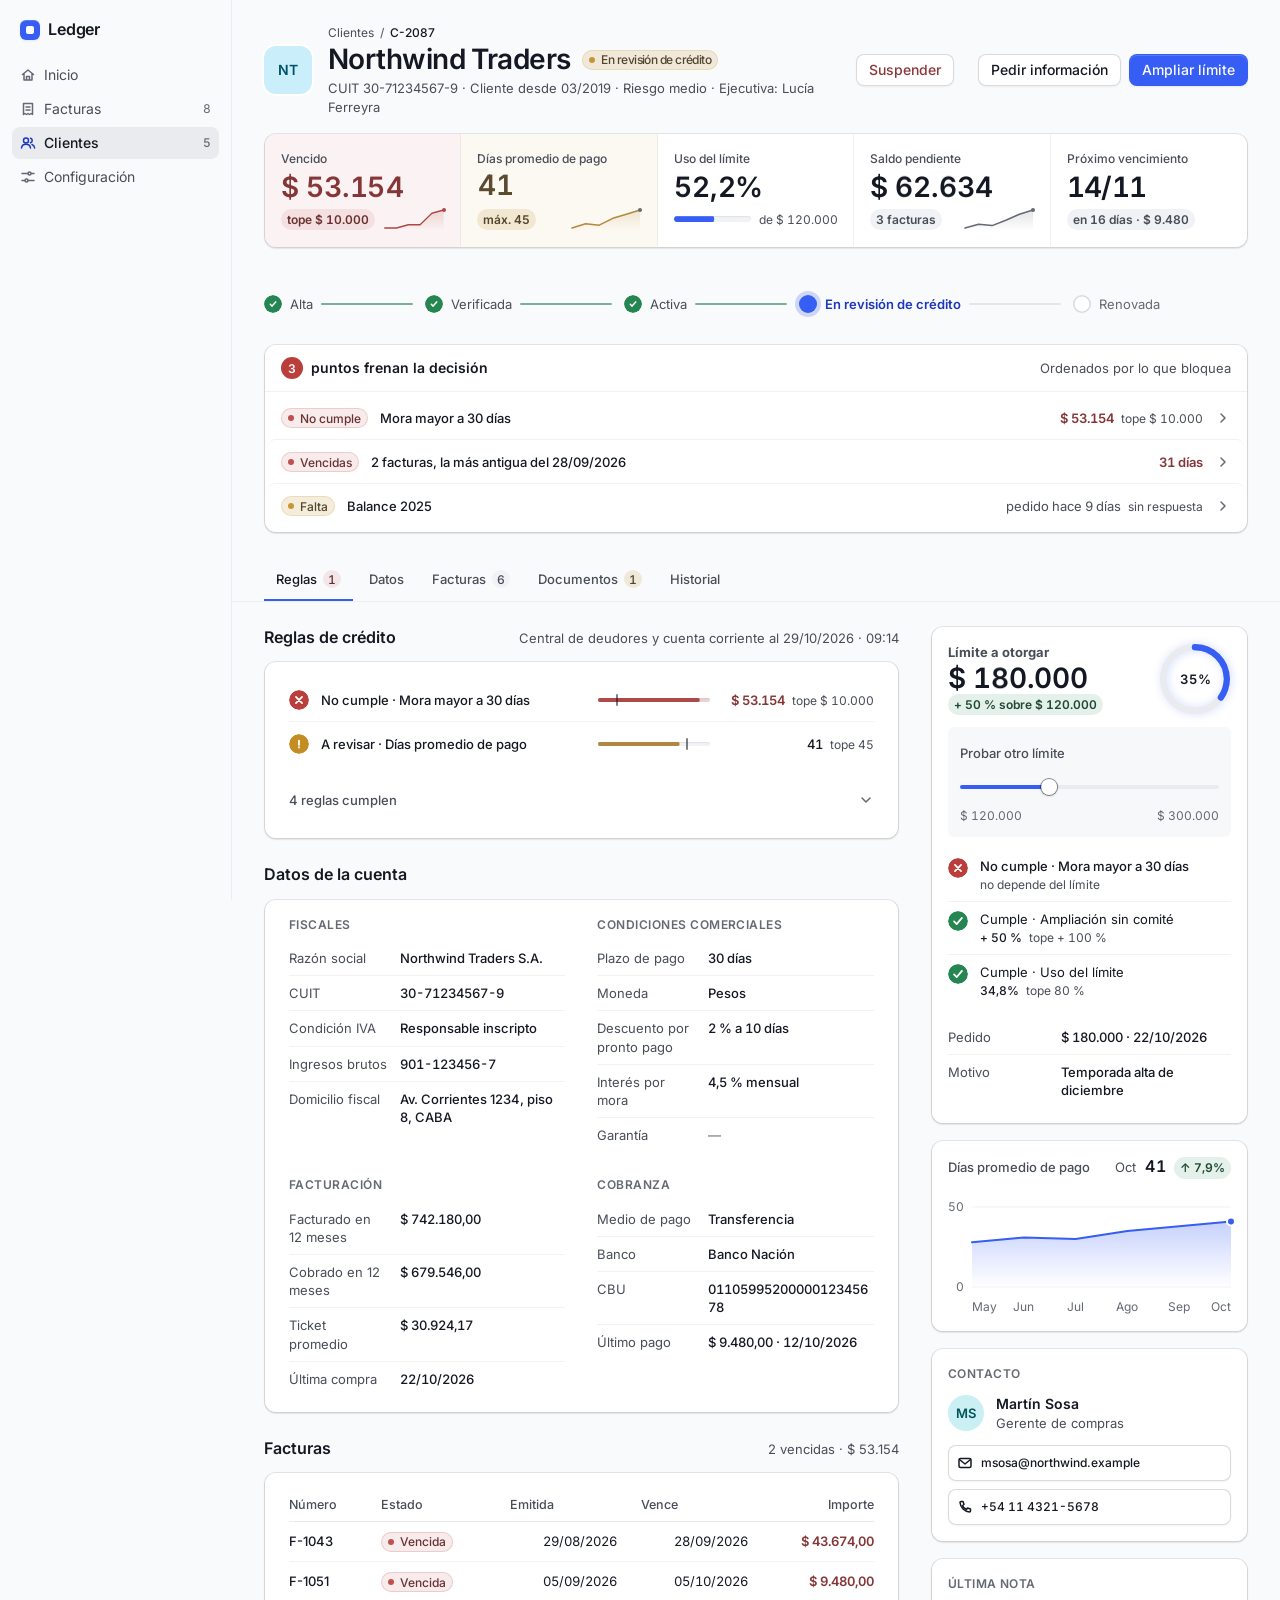
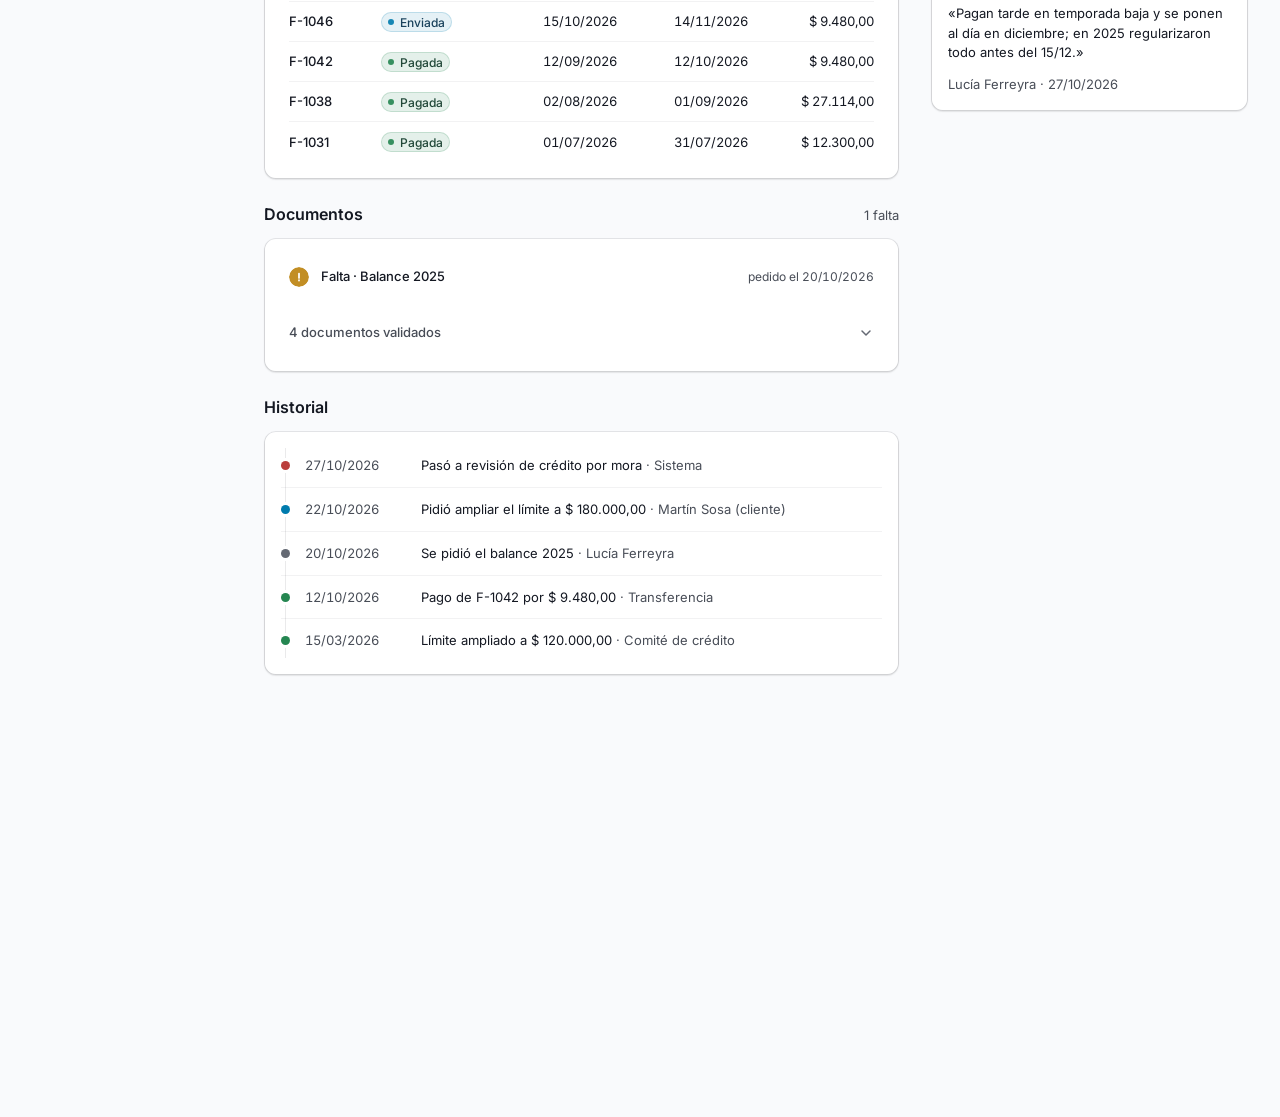
<file: .claude/templates/components/record.html>
<!doctype html>
<html lang="es-AR" data-locale="es-AR">
<head>
<meta charset="utf-8">
<meta name="viewport" content="width=device-width, initial-scale=1">
<title>Ledger · Cuenta de Northwind Traders</title>
<link rel="preload" href="./fonts/InterVariable.woff2" as="font" type="font/woff2" crossorigin>
<link rel="stylesheet" href="./tokens.css">
<link rel="stylesheet" href="./primitives.css">
<link rel="stylesheet" href="./effects.css">
<link rel="stylesheet" href="./life.css">
<link rel="stylesheet" href="./components.css">
<link rel="stylesheet" href="./motion/sliding-number.css">
<link rel="stylesheet" href="./motion/animated-background.css">
<link rel="stylesheet" href="./record.css">
</head>
<body class="ui">
<svg width="0" height="0" style="position: absolute" aria-hidden="true" focusable="false">
  <defs>
    <symbol id="i-home" viewBox="0 0 16 16"><path d="M2.5 7.5L8 3l5.5 4.5M4 6.5v6.5h8V6.5M6.5 13V9.5h3V13"/></symbol>
    <symbol id="i-receipt" viewBox="0 0 16 16"><path d="M3.5 2.5h9v11l-1.5-1-1.5 1-1.5-1-1.5 1-1.5-1-1.5 1z"/><path d="M6 6h4M6 9h4"/></symbol>
    <symbol id="i-users" viewBox="0 0 16 16"><circle cx="6" cy="5.5" r="2.5"/><path d="M1.5 13c.3-2.4 2.2-3.8 4.5-3.8s4.2 1.4 4.5 3.8"/><path d="M10.5 3.2a2.4 2.4 0 0 1 0 4.6M12 9.5c1.6.5 2.4 1.7 2.6 3.5"/></symbol>
    <symbol id="i-sliders" viewBox="0 0 16 16"><path d="M2 4.5h6M11 4.5h3M2 11.5h3M8 11.5h6"/><circle cx="9.5" cy="4.5" r="1.5"/><circle cx="6.5" cy="11.5" r="1.5"/></symbol>
    <symbol id="i-chevron-right" viewBox="0 0 16 16"><path d="M6 4l4 4-4 4"/></symbol>
    <symbol id="i-chevron" viewBox="0 0 16 16"><path d="M4 6l4 4 4-4"/></symbol>
    <symbol id="i-x" viewBox="0 0 16 16"><path d="M3.5 3.5l9 9M12.5 3.5l-9 9"/></symbol>
    <symbol id="i-alert" viewBox="0 0 16 16"><path d="M8 4.5v4.5M8 11.5v.01"/></symbol>
    <symbol id="i-back" viewBox="0 0 16 16"><path d="M10 4L6 8l4 4"/></symbol>
    <symbol id="i-mail" viewBox="0 0 16 16"><rect x="2" y="3.5" width="12" height="9" rx="1.5"/><path d="M2.5 4.5L8 9l5.5-4.5"/></symbol>
    <symbol id="i-phone" viewBox="0 0 16 16"><path d="M4 2.5h2l1 3-1.5 1a7 7 0 0 0 4 4l1-1.5 3 1v2a1 1 0 0 1-1 1A10.5 10.5 0 0 1 3 3.5a1 1 0 0 1 1-1z"/></symbol>
  </defs>
</svg>
<a class="skip-link" href="#main">Saltar al contenido</a>

<div class="app">
  <aside class="sidebar" aria-label="Navegación principal">
    <a class="brand" href="#"><span class="brand__mark" aria-hidden="true"></span>Ledger</a>
    <nav class="nav" aria-label="Secciones" data-motion="animated-background" data-mode="click" data-default="clients" data-hl>
      <a class="nav__item" href="#" data-id="home"><svg class="icon" viewBox="0 0 16 16" aria-hidden="true"><use href="#i-home"/></svg>Inicio</a>
      <a class="nav__item" href="#" data-id="invoices"><svg class="icon" viewBox="0 0 16 16" aria-hidden="true"><use href="#i-receipt"/></svg>Facturas<span class="nav__count">8</span></a>
      <a class="nav__item" href="#" data-id="clients" aria-current="page"><svg class="icon" viewBox="0 0 16 16" aria-hidden="true"><use href="#i-users"/></svg>Clientes<span class="nav__count">5</span></a>
      <a class="nav__item" href="#" data-id="settings"><svg class="icon" viewBox="0 0 16 16" aria-hidden="true"><use href="#i-sliders"/></svg>Configuración</a>
    </nav>
  </aside>

  <div class="app__main">
    <main class="record" id="main">
      <header class="record-head">
        <div class="record-head__top">
          <span class="avatar record-head__avatar" data-name="Northwind Traders" aria-hidden="true">NT</span>
          <div class="record-head__title">
            <nav class="breadcrumb record-head__crumbs" aria-label="Ruta">
              <ol><li><a href="#"><svg class="icon record-head__back" viewBox="0 0 16 16" aria-hidden="true"><use href="#i-back"/></svg>Clientes</a></li><li aria-current="page">C-2087</li></ol>
            </nav>
            <h1 class="record-head__name">Northwind Traders <span class="badge" data-tone="warning">En revisión de crédito</span></h1>
            <p class="record-head__meta">CUIT 30-71234567-9 · Cliente desde 03/2019 · Riesgo medio · Ejecutiva: Lucía Ferreyra</p>
          </div>
          <div class="decision" role="group" aria-label="Decisión">
            <button class="btn btn--destructive" type="button" data-dialog="d-suspend"><span class="btn__label">Suspender</span></button>
            <button class="btn" type="button" data-dialog="d-ask"><span class="btn__label">Pedir información</span></button>
            <button class="btn btn--primary" type="button" data-dialog="d-raise"><span class="btn__label">Ampliar límite</span></button>
          </div>
        </div>
        <dl class="facts" aria-label="Datos clave">
          <div class="facts__item" data-tone="danger">
            <dt>Vencido</dt>
            <dd class="facts__value" data-sliding data-ticker data-value="53154" data-format='{"style":"currency","currency":"ARS","maximumFractionDigits":0}'>$ 53.154</dd>
            <dd class="facts__foot"><span class="figure__delta" data-tone="danger">tope $ 10.000</span><svg class="spark" data-tone="danger" data-spark="[0,0,9480,9480,43674,53154]"></svg></dd>
          </div>
          <div class="facts__item" data-tone="warning">
            <dt>Días promedio de pago</dt>
            <dd class="facts__value" data-sliding data-ticker data-value="41">41</dd>
            <dd class="facts__foot"><span class="figure__delta" data-tone="warning">máx. 45</span><svg class="spark" data-tone="warning" data-spark="[28,31,30,35,38,41]"></svg></dd>
          </div>
          <div class="facts__item">
            <dt>Uso del límite</dt>
            <dd class="facts__value" data-sliding data-ticker data-good="down" data-value="0.522" data-format='{"style":"percent","minimumFractionDigits":1,"maximumFractionDigits":1}'>52,2 %</dd>
            <dd class="facts__foot facts__meter"><span class="progress" role="progressbar" aria-label="Uso del límite de $ 120.000" aria-valuemin="0" aria-valuemax="100" aria-valuenow="52"><span class="progress__bar" style="--value: 0.522"></span></span><span class="facts__of">de $ 120.000</span></dd>
          </div>
          <div class="facts__item">
            <dt>Saldo pendiente</dt>
            <dd class="facts__value" data-sliding data-ticker data-value="62634" data-format='{"style":"currency","currency":"ARS","maximumFractionDigits":0}'>$ 62.634</dd>
            <dd class="facts__foot"><span class="figure__delta">3 facturas</span><svg class="spark" data-spark="[21780,30240,27114,39420,53154,62634]"></svg></dd>
          </div>
          <div class="facts__item">
            <dt>Próximo vencimiento</dt>
            <dd class="facts__value">14/11</dd>
            <dd class="facts__foot"><span class="figure__delta">en 16 días · $ 9.480</span></dd>
          </div>
        </dl>
      </header>

      <ol class="path" aria-label="Etapa de la cuenta" tabindex="0">
        <li class="path__step" data-done>Alta</li>
        <li class="path__step" data-done>Verificada</li>
        <li class="path__step" data-done>Activa</li>
        <li class="path__step" aria-current="step">En revisión de crédito</li>
        <li class="path__step">Renovada</li>
      </ol>

      <section class="surface record-alerts" aria-labelledby="exceptions-title">
        <div class="record-alerts__head">
          <h2 class="record-alerts__title" id="exceptions-title"><span class="record-alerts__count">3</span> puntos frenan la decisión</h2>
          <span class="record-section__note">Ordenados por lo que bloquea</span>
        </div>
        <ul class="exceptions">
          <li class="exceptions__item" data-tone="danger"><a href="#reglas"><span class="badge" data-tone="danger">No cumple</span><span class="exceptions__what">Mora mayor a 30 días</span><span class="exceptions__measure num">$ 53.154 <small>tope $ 10.000</small></span><svg class="icon exceptions__go" viewBox="0 0 16 16" aria-hidden="true"><use href="#i-chevron-right"/></svg></a></li>
          <li class="exceptions__item" data-tone="danger"><a href="#facturas"><span class="badge" data-tone="danger">Vencidas</span><span class="exceptions__what">2 facturas, la más antigua del 28/09/2026</span><span class="exceptions__measure num">31 días</span><svg class="icon exceptions__go" viewBox="0 0 16 16" aria-hidden="true"><use href="#i-chevron-right"/></svg></a></li>
          <li class="exceptions__item" data-tone="warning"><a href="#documentos"><span class="badge" data-tone="warning">Falta</span><span class="exceptions__what">Balance 2025</span><span class="exceptions__measure">pedido hace 9 días <small>sin respuesta</small></span><svg class="icon exceptions__go" viewBox="0 0 16 16" aria-hidden="true"><use href="#i-chevron-right"/></svg></a></li>
        </ul>
      </section>

      <nav class="section-nav" aria-label="Secciones de la cuenta">
        <ul class="section-nav__list">
          <li><a class="section-nav__link" href="#reglas">Reglas<span class="count" data-tone="danger">1</span></a></li>
          <li><a class="section-nav__link" href="#datos">Datos</a></li>
          <li><a class="section-nav__link" href="#facturas">Facturas<span class="count">6</span></a></li>
          <li><a class="section-nav__link" href="#documentos">Documentos<span class="count" data-tone="warning">1</span></a></li>
          <li><a class="section-nav__link" href="#historial">Historial</a></li>
        </ul>
      </nav>

      <div class="record-body">
        <div class="record-main">
          <section class="record-section" id="reglas" aria-labelledby="reglas-title">
            <div class="record-section__head"><h2 class="record-section__title" id="reglas-title">Reglas de crédito</h2><span class="record-section__note">Central de deudores y cuenta corriente al 29/10/2026 · 09:14</span></div>
            <div class="surface record-panel">
              <ul class="checks">
                <li class="checks__item" data-state="fail"><span class="checks__icon" aria-hidden="true"></span><span class="checks__name">No cumple · Mora mayor a 30 días</span><span class="checks__meter" aria-hidden="true" style="--limit: 0.171"><span class="progress"><span class="progress__bar" style="--value: 0.909"></span></span></span><span class="checks__measure">$ 53.154 <small>tope $ 10.000</small></span></li>
                <li class="checks__item" data-state="warn"><span class="checks__icon" aria-hidden="true"></span><span class="checks__name">A revisar · Días promedio de pago</span><span class="checks__meter" aria-hidden="true" style="--limit: 0.8"><span class="progress"><span class="progress__bar" style="--value: 0.729"></span></span></span><span class="checks__measure">41 <small>tope 45</small></span></li>
              </ul>
              <div class="accordion record-more">
                <div class="accordion__item">
                  <button class="accordion__trigger" type="button" aria-expanded="false" aria-controls="reglas-ok" id="reglas-ok-t">4 reglas cumplen<svg class="icon" viewBox="0 0 16 16" aria-hidden="true"><use href="#i-chevron"/></svg></button>
                  <div class="accordion__panel" id="reglas-ok" role="region" aria-labelledby="reglas-ok-t"><div><div class="accordion__body">
                    <ul class="checks">
                      <li class="checks__item"><span class="checks__icon" aria-hidden="true"></span><span class="checks__name">Cumple · Uso del límite</span><span class="checks__meter" aria-hidden="true" style="--limit: 0.8"><span class="progress"><span class="progress__bar" style="--value: 0.522"></span></span></span><span class="checks__measure">52,2 % <small>tope 80 %</small></span></li>
                      <li class="checks__item"><span class="checks__icon" aria-hidden="true"></span><span class="checks__name">Cumple · Antigüedad como cliente</span><span class="checks__meter" aria-hidden="true"></span><span class="checks__measure">7 años <small>mínimo 1</small></span></li>
                      <li class="checks__item"><span class="checks__icon" aria-hidden="true"></span><span class="checks__name">Cumple · Situación en la central de deudores</span><span class="checks__meter" aria-hidden="true" style="--limit: 0.8"><span class="progress"><span class="progress__bar" style="--value: 0.4"></span></span></span><span class="checks__measure">1 <small>máximo 2</small></span></li>
                      <li class="checks__item"><span class="checks__icon" aria-hidden="true"></span><span class="checks__name">Cumple · Cheques rechazados en 12 meses</span><span class="checks__meter" aria-hidden="true" style="--limit: 0.8"><span class="progress"><span class="progress__bar" style="--value: 0"></span></span></span><span class="checks__measure">0 <small>máximo 1</small></span></li>
                    </ul>
                  </div></div></div>
                </div>
              </div>
            </div>
          </section>

          <section class="record-section" id="datos" aria-labelledby="datos-title">
            <div class="record-section__head"><h2 class="record-section__title" id="datos-title">Datos de la cuenta</h2></div>
            <div class="surface record-panel kv-groups">
              <div class="kv-group">
                <h3 class="kv-group__title">Fiscales</h3>
                <dl class="kv">
                  <div><dt>Razón social</dt><dd>Northwind Traders S.A.</dd></div>
                  <div><dt>CUIT</dt><dd class="num">30-71234567-9</dd></div>
                  <div><dt>Condición IVA</dt><dd>Responsable inscripto</dd></div>
                  <div><dt>Ingresos brutos</dt><dd class="num">901-123456-7</dd></div>
                  <div><dt>Domicilio fiscal</dt><dd>Av. Corrientes 1234, piso 8, CABA</dd></div>
                </dl>
              </div>
              <div class="kv-group">
                <h3 class="kv-group__title">Condiciones comerciales</h3>
                <dl class="kv">
                  <div><dt>Plazo de pago</dt><dd>30 días</dd></div>
                  <div><dt>Moneda</dt><dd>Pesos</dd></div>
                  <div><dt>Descuento por pronto pago</dt><dd class="num">2 % a 10 días</dd></div>
                  <div><dt>Interés por mora</dt><dd class="num">4,5 % mensual</dd></div>
                  <div><dt>Garantía</dt><dd></dd></div>
                </dl>
              </div>
              <div class="kv-group">
                <h3 class="kv-group__title">Facturación</h3>
                <dl class="kv">
                  <div><dt>Facturado en 12 meses</dt><dd class="num">$ 742.180,00</dd></div>
                  <div><dt>Cobrado en 12 meses</dt><dd class="num">$ 679.546,00</dd></div>
                  <div><dt>Ticket promedio</dt><dd class="num">$ 30.924,17</dd></div>
                  <div><dt>Última compra</dt><dd class="num">22/10/2026</dd></div>
                </dl>
              </div>
              <div class="kv-group">
                <h3 class="kv-group__title">Cobranza</h3>
                <dl class="kv">
                  <div><dt>Medio de pago</dt><dd>Transferencia</dd></div>
                  <div><dt>Banco</dt><dd>Banco Nación</dd></div>
                  <div><dt>CBU</dt><dd class="num">0110599520000012345678</dd></div>
                  <div><dt>Último pago</dt><dd class="num">$ 9.480,00 · 12/10/2026</dd></div>
                </dl>
              </div>
            </div>
          </section>

          <section class="record-section" id="facturas" aria-labelledby="facturas-title">
            <div class="record-section__head"><h2 class="record-section__title" id="facturas-title">Facturas</h2><span class="record-section__note">2 vencidas · $ 53.154</span></div>
            <div class="surface record-panel">
              <div class="record-table-wrap" role="region" aria-label="Facturas, se desplaza de costado" tabindex="0">
                <table class="record-table">
                  <caption class="visually-hidden">Facturas de la cuenta, vencidas primero</caption>
                  <thead><tr><th scope="col">Número</th><th scope="col">Estado</th><th scope="col">Emitida</th><th scope="col">Vence</th><th scope="col" class="num">Importe</th></tr></thead>
                  <tbody>
                    <tr data-tone="danger"><td>F-1043</td><td><span class="badge" data-tone="danger">Vencida</span></td><td class="num">29/08/2026</td><td class="num">28/09/2026</td><td class="num">$ 43.674,00</td></tr>
                    <tr data-tone="danger"><td>F-1051</td><td><span class="badge" data-tone="danger">Vencida</span></td><td class="num">05/09/2026</td><td class="num">05/10/2026</td><td class="num">$ 9.480,00</td></tr>
                    <tr><td>F-1046</td><td><span class="badge" data-tone="info">Enviada</span></td><td class="num">15/10/2026</td><td class="num">14/11/2026</td><td class="num">$ 9.480,00</td></tr>
                    <tr><td>F-1042</td><td><span class="badge" data-tone="success">Pagada</span></td><td class="num">12/09/2026</td><td class="num">12/10/2026</td><td class="num">$ 9.480,00</td></tr>
                    <tr><td>F-1038</td><td><span class="badge" data-tone="success">Pagada</span></td><td class="num">02/08/2026</td><td class="num">01/09/2026</td><td class="num">$ 27.114,00</td></tr>
                    <tr><td>F-1031</td><td><span class="badge" data-tone="success">Pagada</span></td><td class="num">01/07/2026</td><td class="num">31/07/2026</td><td class="num">$ 12.300,00</td></tr>
                  </tbody>
                </table>
              </div>
            </div>
          </section>

          <section class="record-section" id="documentos" aria-labelledby="documentos-title">
            <div class="record-section__head"><h2 class="record-section__title" id="documentos-title">Documentos</h2><span class="record-section__note">1 falta</span></div>
            <div class="surface record-panel">
              <ul class="checks">
                <li class="checks__item" data-state="warn" data-doc="balance-2025"><span class="checks__icon" aria-hidden="true"></span><span class="checks__name">Falta · Balance 2025</span><span class="checks__measure"><small>pedido el 20/10/2026</small></span></li>
              </ul>
              <div class="accordion record-more">
                <div class="accordion__item">
                  <button class="accordion__trigger" type="button" aria-expanded="false" aria-controls="docs-ok" id="docs-ok-t">4 documentos validados<svg class="icon" viewBox="0 0 16 16" aria-hidden="true"><use href="#i-chevron"/></svg></button>
                  <div class="accordion__panel" id="docs-ok" role="region" aria-labelledby="docs-ok-t"><div><div class="accordion__body">
                    <ul class="checks">
                      <li class="checks__item"><span class="checks__icon" aria-hidden="true"></span><span class="checks__name">Validado · Estatuto social</span><span class="checks__measure"><small>03/2019</small></span></li>
                      <li class="checks__item"><span class="checks__icon" aria-hidden="true"></span><span class="checks__name">Validado · Constancia de CUIT</span><span class="checks__measure"><small>01/2026</small></span></li>
                      <li class="checks__item"><span class="checks__icon" aria-hidden="true"></span><span class="checks__name">Validado · Balance 2024</span><span class="checks__measure"><small>05/2025</small></span></li>
                      <li class="checks__item"><span class="checks__icon" aria-hidden="true"></span><span class="checks__name">Validado · Poder del firmante</span><span class="checks__measure"><small>03/2024</small></span></li>
                    </ul>
                  </div></div></div>
                </div>
              </div>
            </div>
          </section>

          <section class="record-section" id="historial" aria-labelledby="historial-title">
            <div class="record-section__head"><h2 class="record-section__title" id="historial-title">Historial</h2></div>
            <div class="surface record-panel" data-pad="0">
              <ol class="timeline history" data-static>
                <li class="timeline__item" data-status="overdue"><span class="timeline__dot" aria-hidden="true"></span><time class="timeline__date" datetime="2026-10-27">27/10/2026</time><span class="history__what">Pasó a revisión de crédito por mora <span class="history__who">· Sistema</span></span></li>
                <li class="timeline__item" data-status="sent"><span class="timeline__dot" aria-hidden="true"></span><time class="timeline__date" datetime="2026-10-22">22/10/2026</time><span class="history__what">Pidió ampliar el límite a $ 180.000,00 <span class="history__who">· Martín Sosa (cliente)</span></span></li>
                <li class="timeline__item"><span class="timeline__dot" aria-hidden="true"></span><time class="timeline__date" datetime="2026-10-20">20/10/2026</time><span class="history__what">Se pidió el balance 2025 <span class="history__who">· Lucía Ferreyra</span></span></li>
                <li class="timeline__item" data-status="paid"><span class="timeline__dot" aria-hidden="true"></span><time class="timeline__date" datetime="2026-10-12">12/10/2026</time><span class="history__what">Pago de F-1042 por $ 9.480,00 <span class="history__who">· Transferencia</span></span></li>
                <li class="timeline__item" data-status="paid"><span class="timeline__dot" aria-hidden="true"></span><time class="timeline__date" datetime="2026-03-15">15/03/2026</time><span class="history__what">Límite ampliado a $ 120.000,00 <span class="history__who">· Comité de crédito</span></span></li>
              </ol>
            </div>
          </section>
        </div>

        <aside class="record-aside" aria-label="Contexto de la cuenta">
          <section class="surface record-panel record-ask" aria-labelledby="pedido-title" data-balance="62634" data-current="120000" data-requested="180000" data-cap="0.8" data-rise-cap="1">
            <div class="record-ask__head">
              <div class="figure">
                <h2 class="figure__label" id="pedido-title">Límite a otorgar</h2>
                <span class="figure__value" data-sliding data-ticker data-value="180000" data-format='{"style":"currency","currency":"ARS","maximumFractionDigits":0}'>$ 180.000</span>
                <span class="figure__delta" data-trend="up">+ 50 % sobre $ 120.000</span>
              </div>
              <div class="ring" style="--value: 34.8" role="img" aria-label="Con este límite el uso queda en 34,8 %"><svg viewBox="0 0 36 36" aria-hidden="true"><circle class="ring__track" cx="18" cy="18" r="15.9155"/><circle class="ring__bar" cx="18" cy="18" r="15.9155"/></svg><span class="ring__label" aria-hidden="true"><span data-sliding data-value="0.348" data-format='{"style":"percent","maximumFractionDigits":0}'>35 %</span></span></div>
            </div>
            <div class="record-ask__try">
              <div class="record-ask__try-head">
                <span class="text-label" id="ask-try-label">Probar otro límite</span>
                <button class="btn btn--ghost btn--sm record-ask__reset" type="button" hidden>Volver al pedido</button>
              </div>
              <div class="slider" aria-labelledby="ask-try-label" aria-valuemin="120000" aria-valuemax="300000" aria-valuenow="180000" data-step="10000"></div>
              <span class="record-ask__scale num" aria-hidden="true"><span>$ 120.000</span><span>$ 300.000</span></span>
            </div>
            <ul class="checks record-ask__rules" aria-label="Reglas con este límite">
              <li class="checks__item" data-state="fail"><span class="checks__icon" aria-hidden="true"></span><span class="checks__name">No cumple · Mora mayor a 30 días</span><span class="checks__measure"><small>no depende del límite</small></span></li>
              <li class="checks__item" data-rule="rise"><span class="checks__icon" aria-hidden="true"></span><span class="checks__name">Cumple · Ampliación sin comité</span><span class="checks__measure">+ 50 % <small>tope + 100 %</small></span></li>
              <li class="checks__item" data-rule="use"><span class="checks__icon" aria-hidden="true"></span><span class="checks__name">Cumple · Uso del límite</span><span class="checks__measure">34,8 % <small>tope 80 %</small></span></li>
            </ul>
            <dl class="kv">
              <div><dt>Pedido</dt><dd class="num">$ 180.000 · 22/10/2026</dd></div>
              <div><dt>Motivo</dt><dd>Temporada alta de diciembre</dd></div>
            </dl>
          </section>
          <section class="surface record-panel" aria-labelledby="pago-title">
            <div class="panel-head"><h2 class="panel-title" id="pago-title">Días promedio de pago</h2><div class="figure chart__readout" id="pago-readout" data-inline></div></div>
            <div class="chart" data-readout="pago-readout" data-animate data-label="Días promedio de pago, últimos seis meses" data-line="[28,31,30,35,38,41]" data-labels='["May","Jun","Jul","Ago","Sep","Oct"]' data-format='{"maximumFractionDigits":0}'></div>
          </section>
          <section class="surface record-panel record-contact" aria-labelledby="contacto-title">
            <h2 class="kv-group__title" id="contacto-title">Contacto</h2>
            <div class="record-contact__who"><span class="avatar" data-name="Martín Sosa" aria-hidden="true">MS</span><div><p class="record-contact__name">Martín Sosa</p><p class="record-section__note">Gerente de compras</p></div></div>
            <ul class="record-contact__ways">
              <li><a class="btn btn--sm" href="mailto:msosa@northwind.example"><svg class="icon" viewBox="0 0 16 16" aria-hidden="true"><use href="#i-mail"/></svg>msosa@northwind.example</a></li>
              <li><a class="btn btn--sm num" href="tel:+541143215678"><svg class="icon" viewBox="0 0 16 16" aria-hidden="true"><use href="#i-phone"/></svg>+54 11 4321-5678</a></li>
            </ul>
          </section>
          <section class="surface record-panel" aria-labelledby="notas-title">
            <h2 class="kv-group__title" id="notas-title">Última nota</h2>
            <blockquote class="record-note">«Pagan tarde en temporada baja y se ponen al día en diciembre; en 2025 regularizaron todo antes del 15/12.»</blockquote>
            <p class="record-section__note">Lucía Ferreyra · 27/10/2026</p>
          </section>
        </aside>
      </div>
    </main>
  </div>
</div>

<dialog class="dialog" id="d-raise" aria-labelledby="d-raise-title" aria-describedby="d-raise-desc">
  <form method="dialog" novalidate>
    <div class="dialog__head">
      <div><h2 class="text-title" id="d-raise-title">Ampliar el límite de Northwind Traders</h2><p class="dialog__desc num" id="d-raise-desc">De $ 120.000 a $ 180.000 · el uso queda en 34,8 %</p></div>
      <button class="btn btn--ghost btn--icon btn--sm" type="button" data-close aria-label="Cerrar"><svg class="icon" viewBox="0 0 16 16" aria-hidden="true"><use href="#i-x"/></svg></button>
    </div>
    <div class="dialog__body stack" data-gap="3">
      <div class="notice" data-tone="danger" data-persistent><svg class="notice__icon" viewBox="0 0 16 16" aria-hidden="true"><use href="#i-alert"/></svg><div class="notice__body"><span class="notice__title">Va contra 1 regla: mora mayor a 30 días</span><span class="text-soft">$ 53.154 vencidos, tope $ 10.000. La ampliación queda como excepción, con su motivo en el historial.</span><span class="text-soft" data-review hidden></span></div></div>
      <div class="field">
        <label class="field__label" for="raise-reason">Motivo de la excepción</label>
        <textarea class="textarea" id="raise-reason" name="reason" required minlength="8" maxlength="280" placeholder="Por qué se amplía pese a la mora" data-error="Escribí el motivo: queda en el historial"></textarea>
        <span class="field__foot"><span>Lo lee quien revise la cuenta.</span><span class="field__counter"></span></span>
        <span class="field__message" aria-live="polite"><span class="field__error"><span></span></span></span>
      </div>
    </div>
    <div class="dialog__foot">
      <button class="btn" type="button" data-close>Cancelar</button>
      <button class="btn btn--primary num" type="submit" data-confirm>Ampliar a $ 180.000</button>
    </div>
  </form>
</dialog>

<dialog class="dialog" id="d-ask" aria-labelledby="d-ask-title">
  <form method="dialog" novalidate>
    <div class="dialog__head">
      <div><h2 class="text-title" id="d-ask-title">Pedir información a Martín Sosa</h2><p class="dialog__desc">Le llega por correo a msosa@northwind.example.</p></div>
      <button class="btn btn--ghost btn--icon btn--sm" type="button" data-close aria-label="Cerrar"><svg class="icon" viewBox="0 0 16 16" aria-hidden="true"><use href="#i-x"/></svg></button>
    </div>
    <div class="dialog__body stack" data-gap="3">
      <div class="radio-group" role="radiogroup" aria-label="Qué se pide">
        <label class="radio"><input type="radio" name="what" value="el balance 2025" checked><span class="radio__dot"></span><span class="radio__text">Balance 2025<span class="radio__desc">Falta desde el 20/10/2026.</span></span></label>
        <label class="radio"><input type="radio" name="what" value="un plan de pago de lo vencido"><span class="radio__dot"></span><span class="radio__text">Plan de pago de lo vencido<span class="radio__desc">$ 53.154 en 2 facturas.</span></span></label>
        <label class="radio"><input type="radio" name="what" value="información"><span class="radio__dot"></span><span class="radio__text">Otra cosa<span class="radio__desc">La que diga el mensaje.</span></span></label>
      </div>
      <div class="field">
        <label class="field__label" for="ask-message">Mensaje <span class="text-soft">(opcional)</span></label>
        <textarea class="textarea" id="ask-message" name="message" maxlength="280" placeholder="Lo que tiene que saber" data-error="Escribí qué se pide"></textarea>
        <span class="field__foot"><span></span><span class="field__counter"></span></span>
        <span class="field__message" aria-live="polite"><span class="field__error"><span></span></span></span>
      </div>
    </div>
    <div class="dialog__foot">
      <button class="btn" type="button" data-close>Cancelar</button>
      <button class="btn btn--primary" type="submit" data-confirm>Enviar pedido</button>
    </div>
  </form>
</dialog>

<dialog class="dialog" id="d-suspend" role="alertdialog" aria-labelledby="d-suspend-title" aria-describedby="d-suspend-desc">
  <form method="dialog" novalidate>
    <div class="dialog__head">
      <div><h2 class="text-title" id="d-suspend-title">¿Suspender la cuenta de Northwind Traders?</h2><p class="dialog__desc" id="d-suspend-desc">No se le puede vender a crédito mientras siga suspendida. Las facturas vencidas siguen en cobranza.</p></div>
    </div>
    <div class="dialog__body stack" data-gap="3">
      <div class="field">
        <label class="field__label" for="suspend-reason">Motivo</label>
        <textarea class="textarea" id="suspend-reason" name="reason" required minlength="8" maxlength="280" placeholder="Por qué se suspende" data-error="Escribí el motivo: queda en el historial"></textarea>
        <span class="field__foot"><span></span><span class="field__counter"></span></span>
        <span class="field__message" aria-live="polite"><span class="field__error"><span></span></span></span>
      </div>
    </div>
    <div class="dialog__foot">
      <button class="btn" type="button" data-close autofocus>Cancelar</button>
      <button class="btn btn--destructive" type="submit" data-confirm>Suspender cuenta</button>
    </div>
  </form>
</dialog>

<script type="module">
  import { ui, setNumber, setBadge, toast } from './components.js';
  import './motion/animated-background.js';
  import { mountRecord, logEvent, decide } from './record.js';
  ui.init();
  mountRecord();

  const record = document.querySelector('.record');
  const badge = record.querySelector('.record-head__name .badge');
  const ask = record.querySelector('.record-ask');
  const balance = Number(ask.dataset.balance);
  const money = new Intl.NumberFormat('es-AR', { style: 'currency', currency: 'ARS', maximumFractionDigits: 0 });
  const percent = new Intl.NumberFormat('es-AR', { style: 'percent', maximumFractionDigits: 1 });
  const ME = 'Lucía Ferreyra';

  // The raise dialog says the limit being tried, not the one asked for.
  const raise = document.getElementById('d-raise');
  const sayLimit = ({ limit, use, review = [] }) => {
    raise.querySelector('#d-raise-desc').textContent = `De ${money.format(Number(ask.dataset.current))} a ${money.format(limit)} · el uso queda en ${percent.format(use)}`;
    const also = raise.querySelector('[data-review]');
    also.hidden = !review.length;
    also.textContent = review.length ? `Además queda a revisar: ${review.join(', ')}.` : '';
    raise.querySelector('[data-confirm]').textContent = `Ampliar a ${money.format(limit)}`;
  };
  ask.addEventListener('record:limit', (event) => sayLimit(event.detail));
  sayLimit({ limit: Number(ask.dataset.limit), use: balance / Number(ask.dataset.limit) });

  decide(raise, (data) => {
    const limit = Number(ask.dataset.limit);
    const use = balance / limit;
    setBadge(badge, { tone: 'success', label: 'Límite ampliado' });
    const step = record.querySelector('.path [aria-current="step"]');
    step.removeAttribute('aria-current');
    step.setAttribute('data-done', '');
    step.nextElementSibling?.setAttribute('aria-current', 'step');
    const fact = [...record.querySelectorAll('.facts__item')].find((item) => item.querySelector('dt').textContent === 'Uso del límite');
    setNumber(fact.querySelector('.facts__value'), Math.round(use * 1000) / 1000);
    fact.querySelector('.facts__of').textContent = `de ${money.format(limit)}`;
    const meter = fact.querySelector('.progress');
    meter.querySelector('.progress__bar').style.setProperty('--value', String(use));
    meter.setAttribute('aria-valuenow', String(Math.round(use * 100)));
    meter.setAttribute('aria-label', `Uso del límite de ${money.format(limit)}`);
    ask.dataset.current = String(limit);
    ask.dispatchEvent(new CustomEvent('record:repaint'));
    record.querySelector('[data-dialog="d-raise"]').disabled = true;
    logEvent(record, { what: `Límite ampliado a ${money.format(limit)} por excepción: ${data.get('reason').trim()}`, who: ME, status: 'paid' });
    toast(`Límite ampliado a ${money.format(limit)}`, { description: 'El motivo quedó en el historial.', tone: 'success' });
  });

  // «Otra cosa» is only what the message says, so then the message is required.
  const askDialog = document.getElementById('d-ask');
  const askMessage = askDialog.querySelector('#ask-message');
  askDialog.addEventListener('change', (event) => {
    if (event.target.name !== 'what') return;
    askMessage.required = event.target.value === 'información';
    askMessage.closest('.field').querySelector('.field__label .text-soft').hidden = askMessage.required;
  });
  askDialog.addEventListener('close', () => { askMessage.required = false; askMessage.closest('.field').querySelector('.field__label .text-soft').hidden = false; });
  decide(askDialog, (data) => {
    const what = data.get('what');
    const message = data.get('message').trim();
    logEvent(record, { what: `Se pidió ${what} a Martín Sosa${message ? `: ${message}` : ''}`, who: ME, status: 'sent' });
    if (what === 'el balance 2025') record.querySelector('[data-doc="balance-2025"] .checks__measure small').textContent = 'pedido de nuevo hoy';
    toast('Pedido enviado a Martín Sosa', { description: `Le llegó por correo: ${what}.`, tone: 'success' });
  });

  decide(document.getElementById('d-suspend'), (data) => {
    setBadge(badge, { tone: 'danger', label: 'Suspendida' });
    record.querySelectorAll('[data-dialog="d-raise"], [data-dialog="d-suspend"]').forEach((button) => { button.disabled = true; });
    logEvent(record, { what: `Cuenta suspendida: ${data.get('reason').trim()}`, who: ME, status: 'overdue' });
    toast('Cuenta suspendida', { description: 'No se le puede vender a crédito; el motivo quedó en el historial.' });
  });
</script>
</body>
</html>
</file>
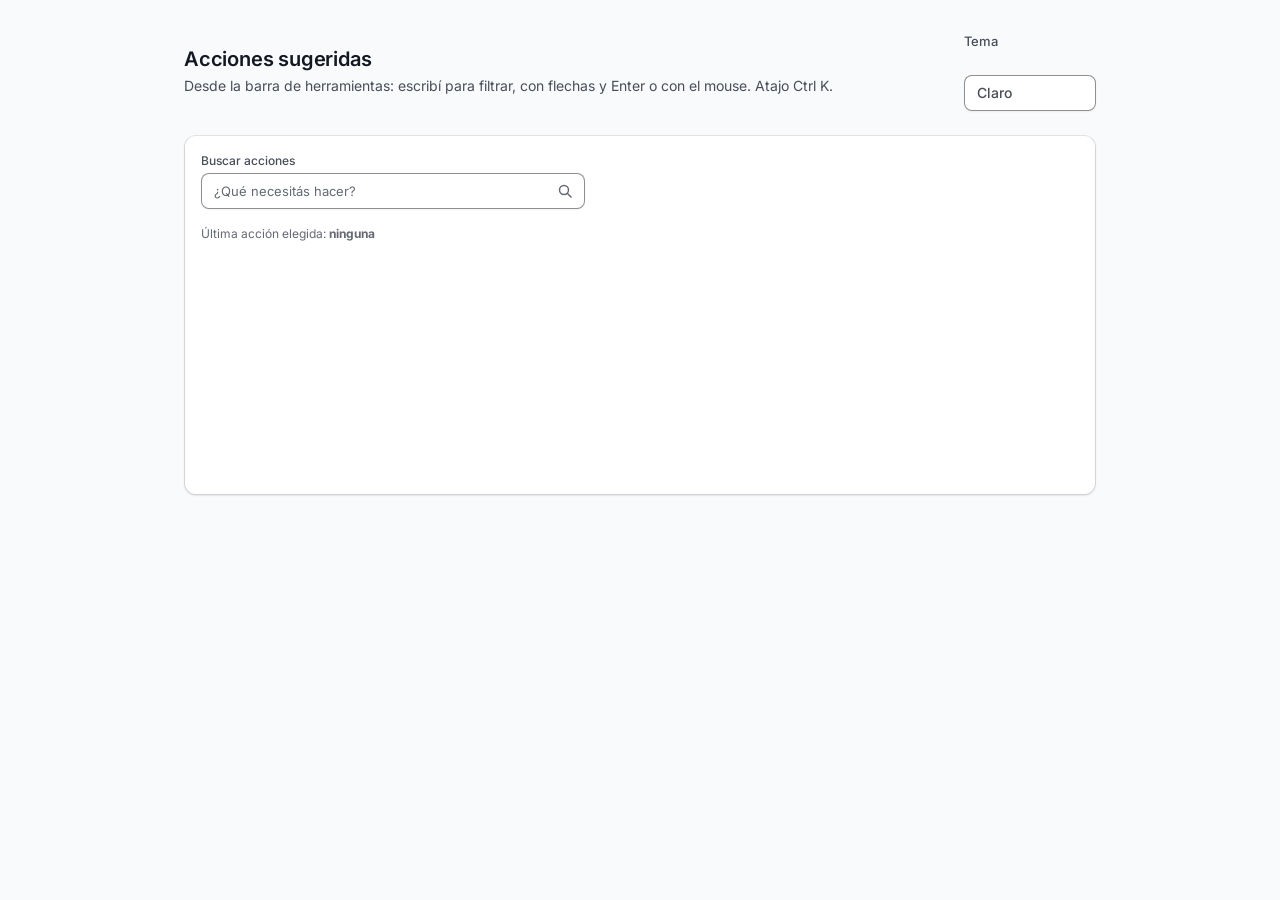
<file: .claude/templates/components/motion/action-search-bar.html>
<!doctype html>
<html lang="es-AR" data-locale="es-AR">
<head>
<meta charset="utf-8">
<meta name="viewport" content="width=device-width, initial-scale=1">
<title>Ledger · Buscar acciones</title>
<link rel="stylesheet" href="../tokens.css">
<link rel="stylesheet" href="../primitives.css">
<link rel="stylesheet" href="../effects.css">
<link rel="stylesheet" href="../life.css">
<link rel="stylesheet" href="../components.css">
<link rel="stylesheet" href="./action-search-bar.css">
<style>.demo { max-width: 960px; margin: 0 auto; padding: var(--space-6) var(--space-5); } .demo__stage { min-height: 360px; }</style>
</head>
<body class="ui">
<main class="demo stack" data-gap="5">
  <header class="inline" data-justify="between">
    <div class="stack" data-gap="1"><h1 class="text-heading">Acciones sugeridas</h1><p class="text-soft">Desde la barra de herramientas: escribí para filtrar, con flechas y Enter o con el mouse. Atajo Ctrl K.</p></div>
    <label class="inline text-label">Tema
      <select id="theme" class="select" aria-label="Tema"><option value="light">Claro</option><option value="dark">Oscuro</option></select>
    </label>
  </header>
  <section class="surface demo__stage stack" data-gap="4" aria-label="Barra de herramientas">
    <div id="bar" data-motion="action-search-bar"></div>
    <p class="text-caption">Última acción elegida: <strong id="chosen">ninguna</strong></p>
  </section>
</main>
<script type="module">
  import { mount } from './action-search-bar.js';
  mount(document.getElementById('bar'));
  document.addEventListener('actionsearch:select', (e) => { document.getElementById('chosen').textContent = e.detail.action.label; });
  document.getElementById('theme').onchange = (e) => document.documentElement.setAttribute('data-theme', e.target.value);
</script>
</body>
</html>
</file>
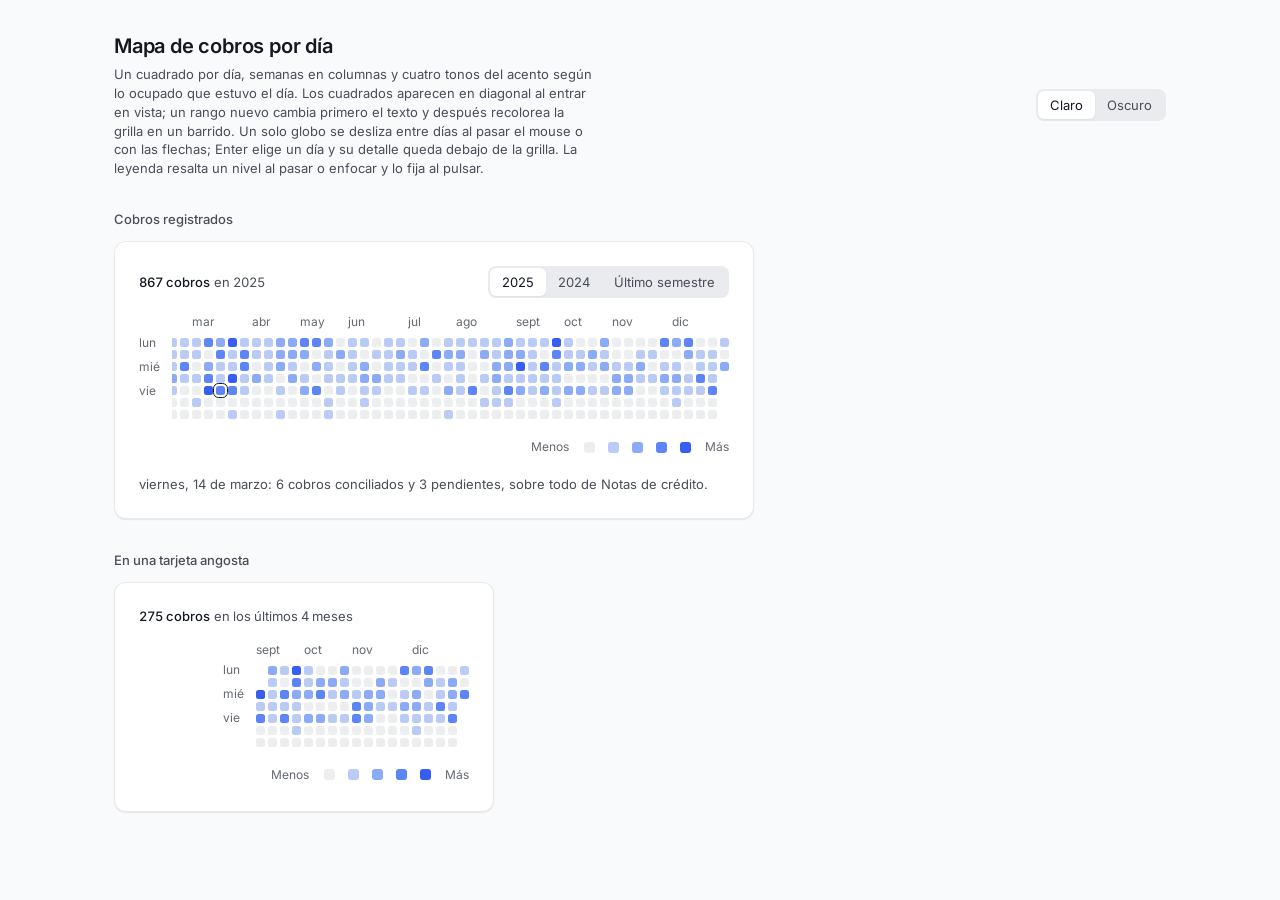
<file: .claude/templates/components/motion/activity-heatmap.html>
<!doctype html>
<html lang="es-AR" data-locale="es-AR">
<head>
<meta charset="utf-8">
<meta name="viewport" content="width=device-width, initial-scale=1">
<title>Mapa de cobros por día · Ledger</title>
<link rel="stylesheet" href="../tokens.css">
<link rel="stylesheet" href="../primitives.css">
<link rel="stylesheet" href="../effects.css">
<link rel="stylesheet" href="../life.css">
<link rel="stylesheet" href="../components.css">
<link rel="stylesheet" href="./mu-demo.css">
<link rel="stylesheet" href="./arc-shared.css">
<link rel="stylesheet" href="./activity-heatmap.css">
<style>
  .card { padding: var(--space-5); border: 1px solid var(--border); border-radius: var(--radius); background: var(--surface-raised); }
  .range { display: inline-flex; padding: 2px; border-radius: var(--radius-control); background: var(--segmented-track); }
  .range button { height: 28px; padding: 0 var(--space-3); border: 0; border-radius: var(--radius-item); background: none; color: var(--text-soft); font: inherit; font-size: var(--text-sm); cursor: pointer; }
  .range button[aria-pressed="true"] { background: var(--segmented-thumb); color: var(--text); box-shadow: var(--shadow-control); }
  .picked { position: relative; margin: var(--space-4) 0 0; min-height: 1.5em; color: var(--text-soft); font-size: var(--text-sm); line-height: 1.5; }
  .picked__line { display: block; }
  .narrow { max-width: 380px; }
  .card--wide { max-width: 40rem; }
</style>
</head>
<body class="ui">
<main class="mu-demo">
  <header class="mu-demo__head">
    <div>
      <h1 class="mu-demo__title">Mapa de cobros por día</h1>
      <p class="mu-demo__note">Un cuadrado por día, semanas en columnas y cuatro tonos del acento según lo ocupado que estuvo el día. Los cuadrados aparecen en diagonal al entrar en vista; un rango nuevo cambia primero el texto y después recolorea la grilla en un barrido. Un solo globo se desliza entre días al pasar el mouse o con las flechas; Enter elige un día y su detalle queda debajo de la grilla. La leyenda resalta un nivel al pasar o enfocar y lo fija al pulsar.</p>
    </div>
    <div class="mu-demo__theme" role="radiogroup" aria-label="Tema">
      <button type="button" role="radio" aria-checked="true" data-mu-theme="light">Claro</button>
      <button type="button" role="radio" aria-checked="false" data-mu-theme="dark">Oscuro</button>
    </div>
  </header>

  <section class="mu-demo__section" aria-labelledby="s-year">
    <h2 class="mu-demo__label" id="s-year">Cobros registrados</h2>
    <div class="card card--wide"><div id="heat"></div><p class="picked" id="picked" aria-live="polite"></p></div>
  </section>

  <section class="mu-demo__section" aria-labelledby="s-narrow">
    <h2 class="mu-demo__label" id="s-narrow">En una tarjeta angosta</h2>
    <div class="card narrow"><div id="heat-narrow"></div></div>
  </section>
</main>
<script type="module">
  import { themeSwitch } from './mu-demo.js';
  import { mount } from './activity-heatmap.js';
  import { swapper } from './arc-shared.js';
  themeSwitch();
  const rand = (seed) => () => { seed = (seed * 1664525 + 1013904223) >>> 0; return seed / 4294967296; };
  const year = (y, seed) => {
    const r = rand(seed);
    const out = [];
    for (let t = Date.UTC(y, 0, 1); t < Date.UTC(y + 1, 0, 1); t += 86400000) {
      const d = new Date(t);
      const weekend = d.getUTCDay() === 0 || d.getUTCDay() === 6;
      const month = d.getUTCMonth();
      const busy = month === 2 || month === 8 ? 1.6 : 1;
      out.push({ date: d.toISOString().slice(0, 10), count: weekend ? (r() < 0.12 ? 1 : 0) : Math.floor(r() ** 1.6 * 9 * busy) });
    }
    return out;
  };
  const y2025 = year(2025, 7);
  const y2024 = year(2024, 21);
  const labels = {
    in: 'en', less: 'Menos', more: 'Más',
    cell: (n, u, date) => `${n ? n : 'Sin'} ${u}, ${date}`,
    none: (u) => `Sin ${u.other}`,
    legendHelp: (u, ranges) => `Los cuadrados más oscuros son más ${u.other}. Niveles: ${ranges.join(', ')}.`,
    ranges: (b, u) => ({
      long: [`sin ${u.other}`, b[0] === 1 ? `1 ${u.one}` : `1 a ${b[0]} ${u.other}`, `${b[0] + 1} a ${b[1]} ${u.other}`, `${b[1] + 1} a ${b[2]} ${u.other}`, `${b[2] + 1} o más ${u.other}`],
      short: [`sin ${u.other}`, b[0] === 1 ? `1 ${u.one}` : `1–${b[0]} ${u.other}`, `${b[0] + 1}–${b[1]} ${u.other}`, `${b[1] + 1}–${b[2]} ${u.other}`, `${b[2] + 1}+ ${u.other}`],
    }),
    days: (n) => `${n} ${n === 1 ? 'día' : 'días'}`,
    caption: (dayCount, range) => `${dayCount} con ${range}`,
    highlight: (range) => `Resaltar los días con ${range}`,
    levels: 'Resaltar días por nivel',
  };
  const common = { label: 'Cobros por día', unit: { one: 'cobro', other: 'cobros' }, locale: 'es-AR', labels };

  // The line under the grid describes the chosen day and rises into place whenever the day or the range changes.
  const dayName = new Intl.DateTimeFormat('es-AR', { weekday: 'long', day: 'numeric', month: 'long', timeZone: 'UTC' });
  const clients = ['Facturas A', 'Facturas B', 'Notas de crédito'];
  const plural = (n, one, other) => `${n} ${n === 1 ? one : other}`;
  const detailOf = (date, days) => {
    const day = days.find((d) => d.date === date);
    if (!day) return 'Elegí un día con Enter o un clic.';
    const when = dayName.format(new Date(`${date}T00:00:00Z`));
    if (!day.count) return `${when}: sin cobros.`;
    const settled = Math.ceil(day.count * 0.6);
    const open = day.count - settled;
    const parts = [plural(settled, 'cobro conciliado', 'cobros conciliados'), ...(open ? [plural(open, 'pendiente', 'pendientes')] : [])];
    return `${when}: ${parts.join(' y ')}, sobre todo de ${clients[Number(date.slice(-2)) % clients.length]}.`;
  };
  const picked = swapper(document.getElementById('picked'), { className: 'picked__line' });
  let range = { days: y2025, period: '2025' };
  let selected = '2025-03-14';
  picked.set(detailOf(selected, range.days), 1, { instant: true });

  const bar = document.createElement('div');
  bar.className = 'range';
  const ranges = { '2025': { days: y2025, period: '2025' }, '2024': { days: y2024, period: '2024' }, 'sem': { days: y2025.slice(-182), period: 'el último semestre' } };
  const heat = mount(document.getElementById('heat'), { ...common, ...range, selectedDate: selected, actions: bar, onSelectDate: (date) => { selected = date; picked.set(detailOf(date, range.days)); heat.select(date); } });

  // The text changes first; the grid recolors once the new range has "arrived".
  const LOAD_MS = 300;
  let loadTimer = 0;
  const reduce = () => matchMedia('(prefers-reduced-motion: reduce)').matches;
  for (const [key, text] of [['2025', '2025'], ['2024', '2024'], ['sem', 'Último semestre']]) {
    const b = document.createElement('button');
    b.type = 'button';
    b.textContent = text;
    b.setAttribute('aria-pressed', String(key === '2025'));
    b.addEventListener('click', () => {
      for (const o of bar.children) o.setAttribute('aria-pressed', String(o === b));
      clearTimeout(loadTimer);
      loadTimer = setTimeout(() => {
        range = ranges[key];
        const sameDay = selected ? `${range.period.length === 4 ? range.period : selected.slice(0, 4)}${selected.slice(4)}` : null;
        selected = sameDay && range.days.some((d) => d.date === sameDay) ? sameDay : null;
        heat.update({ ...range, selectedDate: selected });
        picked.set(detailOf(selected, range.days));
      }, reduce() ? 0 : LOAD_MS);
    });
    bar.append(b);
  }
  mount(document.getElementById('heat-narrow'), { ...common, days: y2025.slice(-120), period: 'los últimos 4 meses' });
</script>
</body>
</html>
</file>
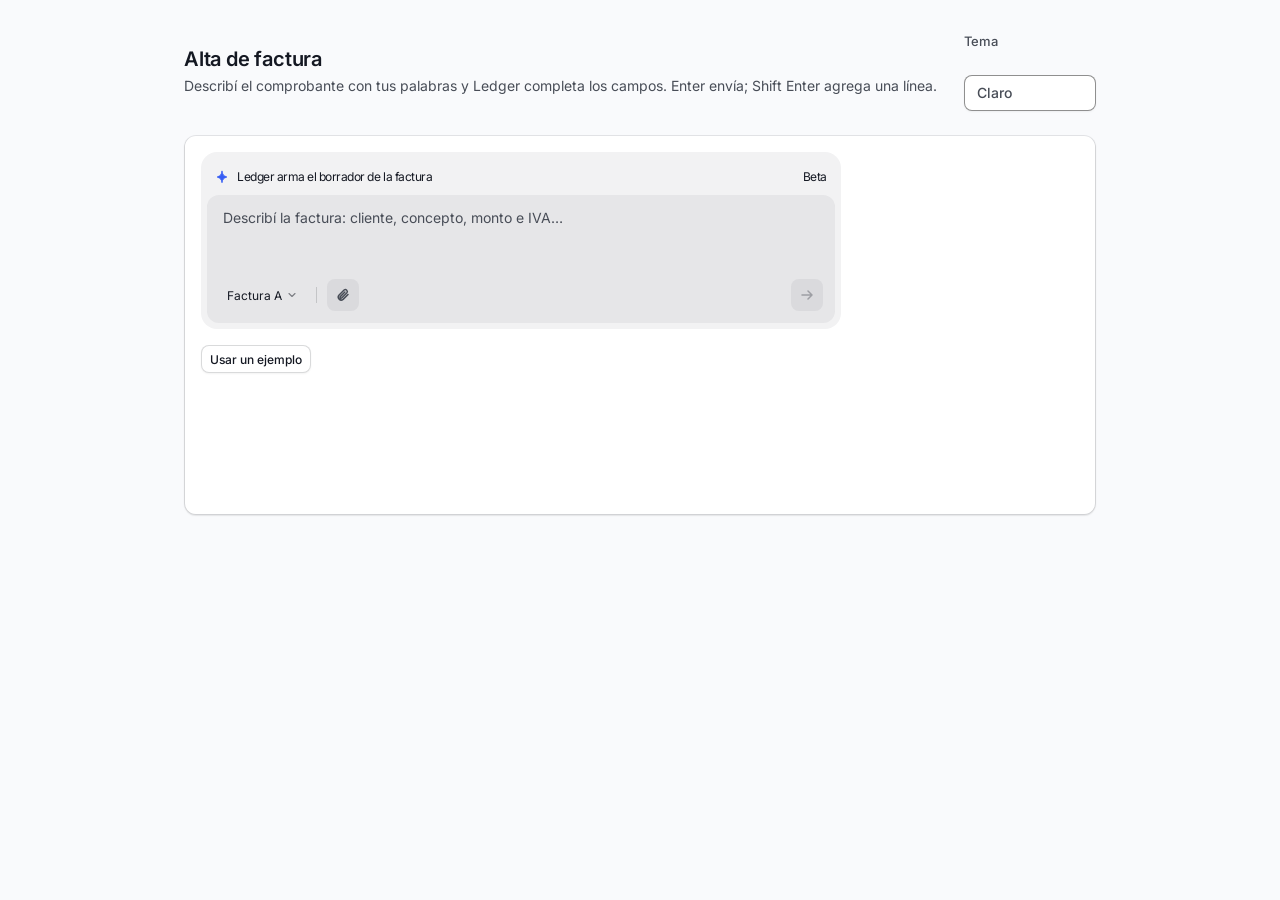
<file: .claude/templates/components/motion/ai-prompt.html>
<!doctype html>
<html lang="es-AR" data-locale="es-AR">
<head>
<meta charset="utf-8">
<meta name="viewport" content="width=device-width, initial-scale=1">
<title>Ledger · Describí la factura</title>
<link rel="stylesheet" href="../tokens.css">
<link rel="stylesheet" href="../primitives.css">
<link rel="stylesheet" href="../effects.css">
<link rel="stylesheet" href="../life.css">
<link rel="stylesheet" href="../components.css">
<link rel="stylesheet" href="./ai-prompt.css">
<style>.demo { max-width: 960px; margin: 0 auto; padding: var(--space-6) var(--space-5); } .demo__stage { min-height: 380px; }</style>
</head>
<body class="ui">
<main class="demo stack" data-gap="5">
  <header class="inline" data-justify="between">
    <div class="stack" data-gap="1"><h1 class="text-heading">Alta de factura</h1><p class="text-soft">Describí el comprobante con tus palabras y Ledger completa los campos. Enter envía; Shift Enter agrega una línea.</p></div>
    <label class="inline text-label">Tema
      <select id="theme" class="select" aria-label="Tema"><option value="light">Claro</option><option value="dark">Oscuro</option></select>
    </label>
  </header>
  <section class="surface demo__stage stack" data-gap="4" aria-label="Nueva factura">
    <div id="prompt" data-motion="ai-prompt"></div>
    <div class="inline">
      <button class="btn btn--sm" type="button" id="example">Usar un ejemplo</button>
    </div>
    <ul id="sent" class="stack" data-gap="2" aria-label="Descripciones enviadas"></ul>
  </section>
</main>
<script type="module">
  import { mount } from './ai-prompt.js';
  const prompt = mount(document.getElementById('prompt'));
  document.getElementById('example').onclick = () => prompt.setValue('Factura B a Estudio Pereyra por diseño de identidad visual, $ 480.000 más IVA 21 %, vence a 30 días.');
  document.addEventListener('aiprompt:submit', (e) => {
    const li = document.createElement('li');
    li.className = 'text-caption';
    li.textContent = `${e.detail.type}: ${e.detail.value}`;
    document.getElementById('sent').prepend(li);
  });
  document.getElementById('theme').onchange = (e) => document.documentElement.setAttribute('data-theme', e.target.value);
</script>
</body>
</html>
</file>
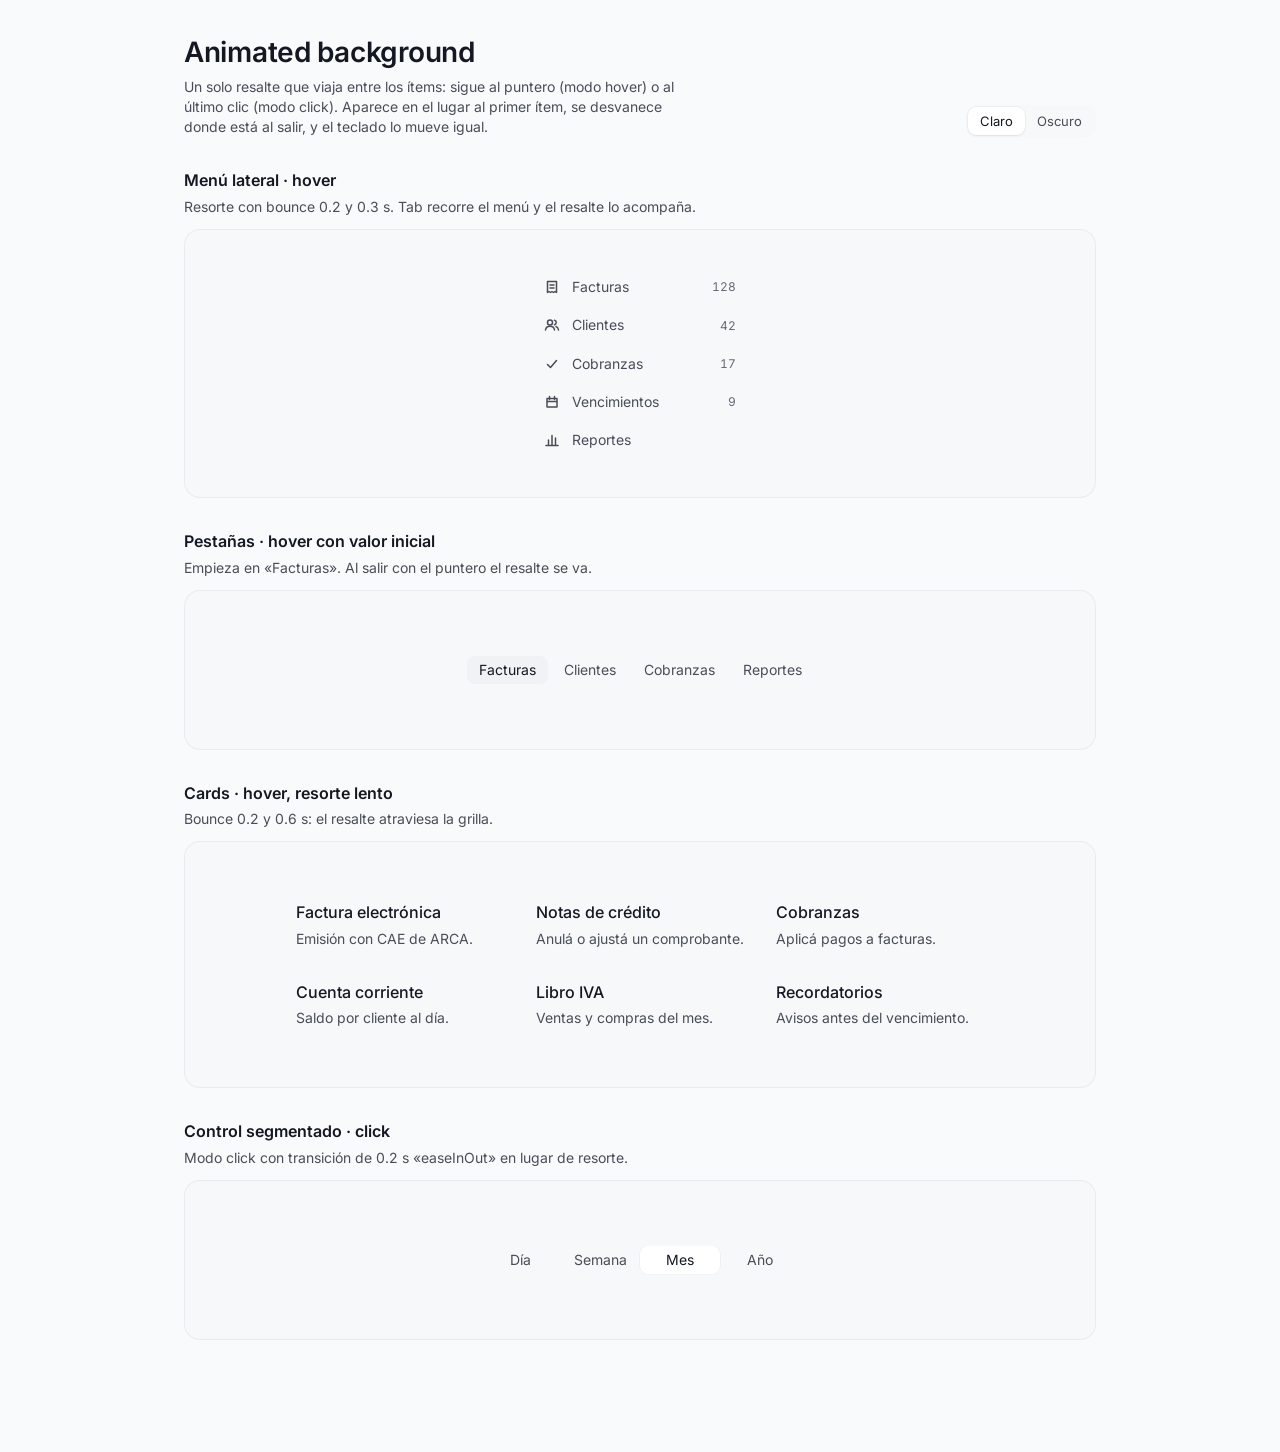
<file: .claude/templates/components/motion/animated-background.html>
<!doctype html>
<html lang="es-AR" data-locale="es-AR">
<head>
<meta charset="utf-8">
<meta name="viewport" content="width=device-width, initial-scale=1">
<title>Ledger · Animated background</title>
<link rel="preload" href="../fonts/InterVariable.woff2" as="font" type="font/woff2" crossorigin>
<link rel="stylesheet" href="../tokens.css">
<link rel="stylesheet" href="../primitives.css">
<link rel="stylesheet" href="../effects.css">
<link rel="stylesheet" href="../life.css">
<link rel="stylesheet" href="../components.css">
<link rel="stylesheet" href="./animated-background.css">
<link rel="stylesheet" href="./mp-demo.css">
</head>
<body class="ui">
<main class="demo">
  <header class="demo__head">
    <div>
      <h1 class="demo__title">Animated background</h1>
      <p class="demo__lead">Un solo resalte que viaja entre los ítems: sigue al puntero (modo hover) o al último clic (modo click). Aparece en el lugar al primer ítem, se desvanece donde está al salir, y el teclado lo mueve igual.</p>
    </div>
    <div class="demo__theme" role="group" aria-label="Tema">
      <button type="button" data-theme-set="light" aria-pressed="true">Claro</button>
      <button type="button" data-theme-set="dark" aria-pressed="false">Oscuro</button>
    </div>
  </header>

  <section class="demo__section" aria-labelledby="s-menu">
    <h2 id="s-menu">Menú lateral · hover</h2>
    <p>Resorte con bounce 0.2 y 0.3 s. Tab recorre el menú y el resalte lo acompaña.</p>
    <div class="demo__stage">
      <nav aria-label="Secciones de Ledger">
        <div class="abg-menu" data-motion="animated-background" data-mode="hover" id="menu">
          <a class="abg-menu__item" href="#facturas" data-id="facturas"><svg class="icon" viewBox="0 0 16 16" aria-hidden="true"><path d="M3.5 2.5h9v11l-1.5-1-1.5 1-1.5-1-1.5 1-1.5-1-1.5 1zM6 6h4M6 9h4"/></svg>Facturas<span class="abg-menu__count">128</span></a>
          <a class="abg-menu__item" href="#clientes" data-id="clientes"><svg class="icon" viewBox="0 0 16 16" aria-hidden="true"><circle cx="6" cy="5.5" r="2.5"/><path d="M1.5 13c.3-2.4 2.2-3.8 4.5-3.8s4.2 1.4 4.5 3.8M10.5 3.2a2.4 2.4 0 0 1 0 4.6M12 9.5c1.3.5 2.2 1.6 2.5 3.5"/></svg>Clientes<span class="abg-menu__count">42</span></a>
          <a class="abg-menu__item" href="#cobranzas" data-id="cobranzas"><svg class="icon" viewBox="0 0 16 16" aria-hidden="true"><path d="M3.5 8.5l3 3 6-7"/></svg>Cobranzas<span class="abg-menu__count">17</span></a>
          <a class="abg-menu__item" href="#vencimientos" data-id="vencimientos"><svg class="icon" viewBox="0 0 16 16" aria-hidden="true"><path d="M3 4.5h10v8.5H3zM3 7.5h10M5.5 2.5v3M10.5 2.5v3"/></svg>Vencimientos<span class="abg-menu__count">9</span></a>
          <a class="abg-menu__item" href="#reportes" data-id="reportes"><svg class="icon" viewBox="0 0 16 16" aria-hidden="true"><path d="M2 13.5h12M4.5 13.5V8M8 13.5V3.5M11.5 13.5V6"/></svg>Reportes</a>
        </div>
      </nav>
    </div>
  </section>

  <section class="demo__section" aria-labelledby="s-tabs">
    <h2 id="s-tabs">Pestañas · hover con valor inicial</h2>
    <p>Empieza en «Facturas». Al salir con el puntero el resalte se va.</p>
    <div class="demo__stage">
      <div class="abg-tabs" data-motion="animated-background" data-mode="hover" data-default="Facturas" id="tabs">
        <button type="button" class="abg-tab" data-id="Facturas">Facturas</button>
        <button type="button" class="abg-tab" data-id="Clientes">Clientes</button>
        <button type="button" class="abg-tab" data-id="Cobranzas">Cobranzas</button>
        <button type="button" class="abg-tab" data-id="Reportes">Reportes</button>
      </div>
    </div>
  </section>

  <section class="demo__section" aria-labelledby="s-cards">
    <h2 id="s-cards">Cards · hover, resorte lento</h2>
    <p>Bounce 0.2 y 0.6 s: el resalte atraviesa la grilla.</p>
    <div class="demo__stage">
      <div class="abg-cards" data-motion="animated-background" data-mode="hover" data-bounce="0.2" data-duration="0.6" id="cards">
        <div class="abg-card" data-id="card-0" tabindex="0"><h3 class="abg-card__title">Factura electrónica</h3><p class="abg-card__text">Emisión con CAE de ARCA.</p></div>
        <div class="abg-card" data-id="card-1" tabindex="0"><h3 class="abg-card__title">Notas de crédito</h3><p class="abg-card__text">Anulá o ajustá un comprobante.</p></div>
        <div class="abg-card" data-id="card-2" tabindex="0"><h3 class="abg-card__title">Cobranzas</h3><p class="abg-card__text">Aplicá pagos a facturas.</p></div>
        <div class="abg-card" data-id="card-3" tabindex="0"><h3 class="abg-card__title">Cuenta corriente</h3><p class="abg-card__text">Saldo por cliente al día.</p></div>
        <div class="abg-card" data-id="card-4" tabindex="0"><h3 class="abg-card__title">Libro IVA</h3><p class="abg-card__text">Ventas y compras del mes.</p></div>
        <div class="abg-card" data-id="card-5" tabindex="0"><h3 class="abg-card__title">Recordatorios</h3><p class="abg-card__text">Avisos antes del vencimiento.</p></div>
      </div>
    </div>
  </section>

  <section class="demo__section" aria-labelledby="s-seg">
    <h2 id="s-seg">Control segmentado · click</h2>
    <p>Modo click con transición de 0.2 s «easeInOut» en lugar de resorte.</p>
    <div class="demo__stage">
      <div class="abg-segmented" role="group" aria-label="Período" data-motion="animated-background" data-mode="click" data-default="Mes" data-ease="easeInOut" data-duration="0.2" id="segmented">
        <button type="button" class="abg-tab" data-id="Día" aria-label="Vista por día">Día</button>
        <button type="button" class="abg-tab" data-id="Semana" aria-label="Vista por semana">Semana</button>
        <button type="button" class="abg-tab" data-id="Mes" aria-label="Vista por mes">Mes</button>
        <button type="button" class="abg-tab" data-id="Año" aria-label="Vista por año">Año</button>
      </div>
    </div>
    <p class="demo__log" id="log" role="status"></p>
  </section>
</main>

<script type="module">
import { mount } from './animated-background.js';
import './mp-demo.js';

for (const id of ['menu', 'tabs', 'cards']) mount(document.getElementById(id));
const seg = document.getElementById('segmented');
mount(seg);
seg.addEventListener('animated-background:change', (e) => { document.getElementById('log').textContent = `Período: ${e.detail.value}`; });
for (const link of document.querySelectorAll('.abg-menu__item')) link.addEventListener('click', (e) => e.preventDefault());
</script>
</body>
</html>
</file>
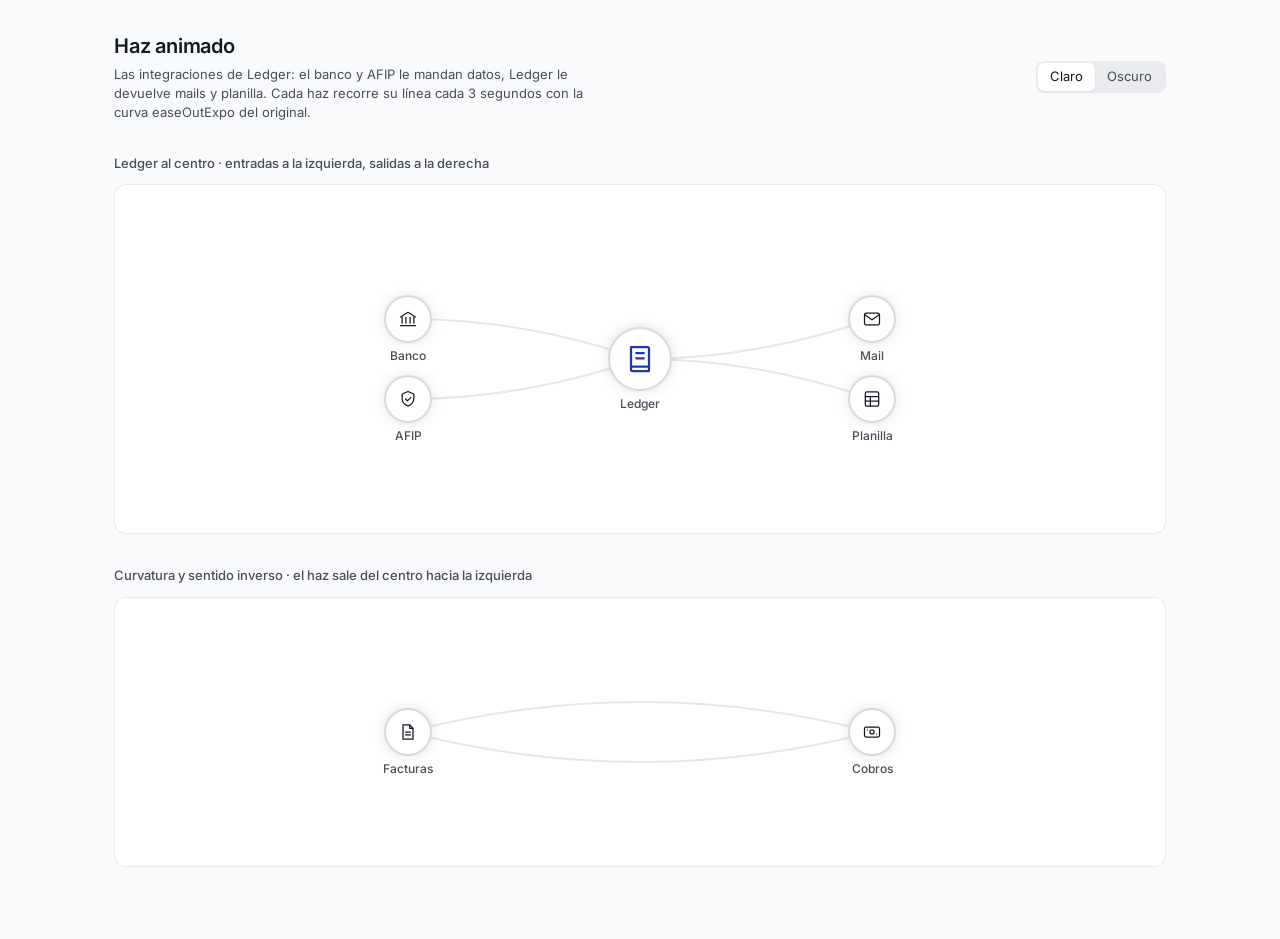
<file: .claude/templates/components/motion/animated-beam.html>
<!doctype html>
<html lang="es-AR" data-locale="es-AR">
<head>
<meta charset="utf-8">
<meta name="viewport" content="width=device-width, initial-scale=1">
<title>Haz animado · Ledger</title>
<link rel="stylesheet" href="../tokens.css">
<link rel="stylesheet" href="../primitives.css">
<link rel="stylesheet" href="../effects.css">
<link rel="stylesheet" href="../life.css">
<link rel="stylesheet" href="../components.css">
<link rel="stylesheet" href="./mu-demo.css">
<link rel="stylesheet" href="./animated-beam.css">
</head>
<body class="ui">
<main class="mu-demo">
  <header class="mu-demo__head">
    <div>
      <h1 class="mu-demo__title">Haz animado</h1>
      <p class="mu-demo__note">Las integraciones de Ledger: el banco y AFIP le mandan datos, Ledger le devuelve mails y planilla. Cada haz recorre su línea cada 3 segundos con la curva easeOutExpo del original.</p>
    </div>
    <div class="mu-demo__theme" role="radiogroup" aria-label="Tema">
      <button type="button" role="radio" aria-checked="true" data-mu-theme="light">Claro</button>
      <button type="button" role="radio" aria-checked="false" data-mu-theme="dark">Oscuro</button>
    </div>
  </header>

  <section class="mu-demo__section" aria-labelledby="s-hub">
    <h2 class="mu-demo__label" id="s-hub">Ledger al centro · entradas a la izquierda, salidas a la derecha</h2>
    <div class="mu-demo__stage">
      <div id="hub" class="mu-beam" data-motion="animated-beam" role="group" aria-label="Integraciones de Ledger: banco y AFIP entran, mail y planilla salen" data-beams="banco>ledger, afip>ledger, ledger>mail, ledger>planilla" data-duration="3">
        <div class="mu-beam__layout">
          <div class="mu-beam__col">
            <div class="mu-beam__cell"><div class="mu-beam__node" data-beam-node="banco" role="img" aria-label="Banco"></div><span class="mu-beam__name">Banco</span></div>
            <div class="mu-beam__cell"><div class="mu-beam__node" data-beam-node="afip" role="img" aria-label="AFIP"></div><span class="mu-beam__name">AFIP</span></div>
          </div>
          <div class="mu-beam__col">
            <div class="mu-beam__cell"><div class="mu-beam__node mu-beam__node--hub" data-beam-node="ledger" role="img" aria-label="Ledger"></div><span class="mu-beam__name">Ledger</span></div>
          </div>
          <div class="mu-beam__col">
            <div class="mu-beam__cell"><div class="mu-beam__node" data-beam-node="mail" role="img" aria-label="Mail"></div><span class="mu-beam__name">Mail</span></div>
            <div class="mu-beam__cell"><div class="mu-beam__node" data-beam-node="planilla" role="img" aria-label="Planilla"></div><span class="mu-beam__name">Planilla</span></div>
          </div>
        </div>
      </div>
    </div>
  </section>

  <section class="mu-demo__section" aria-labelledby="s-curve">
    <h2 class="mu-demo__label" id="s-curve">Curvatura y sentido inverso · el haz sale del centro hacia la izquierda</h2>
    <div class="mu-demo__stage">
      <div id="curve" class="mu-beam" role="group" aria-label="Dos nodos unidos por haces curvos en sentidos opuestos" style="height: 220px">
        <div class="mu-beam__layout" style="justify-content: space-between; align-items: center">
          <div class="mu-beam__cell"><div class="mu-beam__node" data-beam-node="a" role="img" aria-label="Facturas"></div><span class="mu-beam__name">Facturas</span></div>
          <div class="mu-beam__cell"><div class="mu-beam__node" data-beam-node="b" role="img" aria-label="Cobros"></div><span class="mu-beam__name">Cobros</span></div>
        </div>
      </div>
    </div>
  </section>
</main>
<script type="module">
  import { svgIcon, themeSwitch } from './mu-demo.js';
  themeSwitch();
  const icon = { banco: 'bank', afip: 'shield', ledger: 'ledger', mail: 'mail', planilla: 'sheet', a: 'invoice', b: 'coin' };
  for (const n of document.querySelectorAll('[data-beam-node]')) n.innerHTML = svgIcon(icon[n.dataset.beamNode]);
  const { mount } = await import('./animated-beam.js');
  // The first demo mounts itself from its attributes (the import runs after the icons are in); the second
  // is given its beams as options, one curved each way, the second running the other way.
  mount(document.getElementById('curve'), { beams: [{ from: 'a', to: 'b', curvature: -60, duration: 4 }, { from: 'a', to: 'b', curvature: 60, reverse: true, duration: 4, delay: 1 }] });
</script>
</body>
</html>
</file>
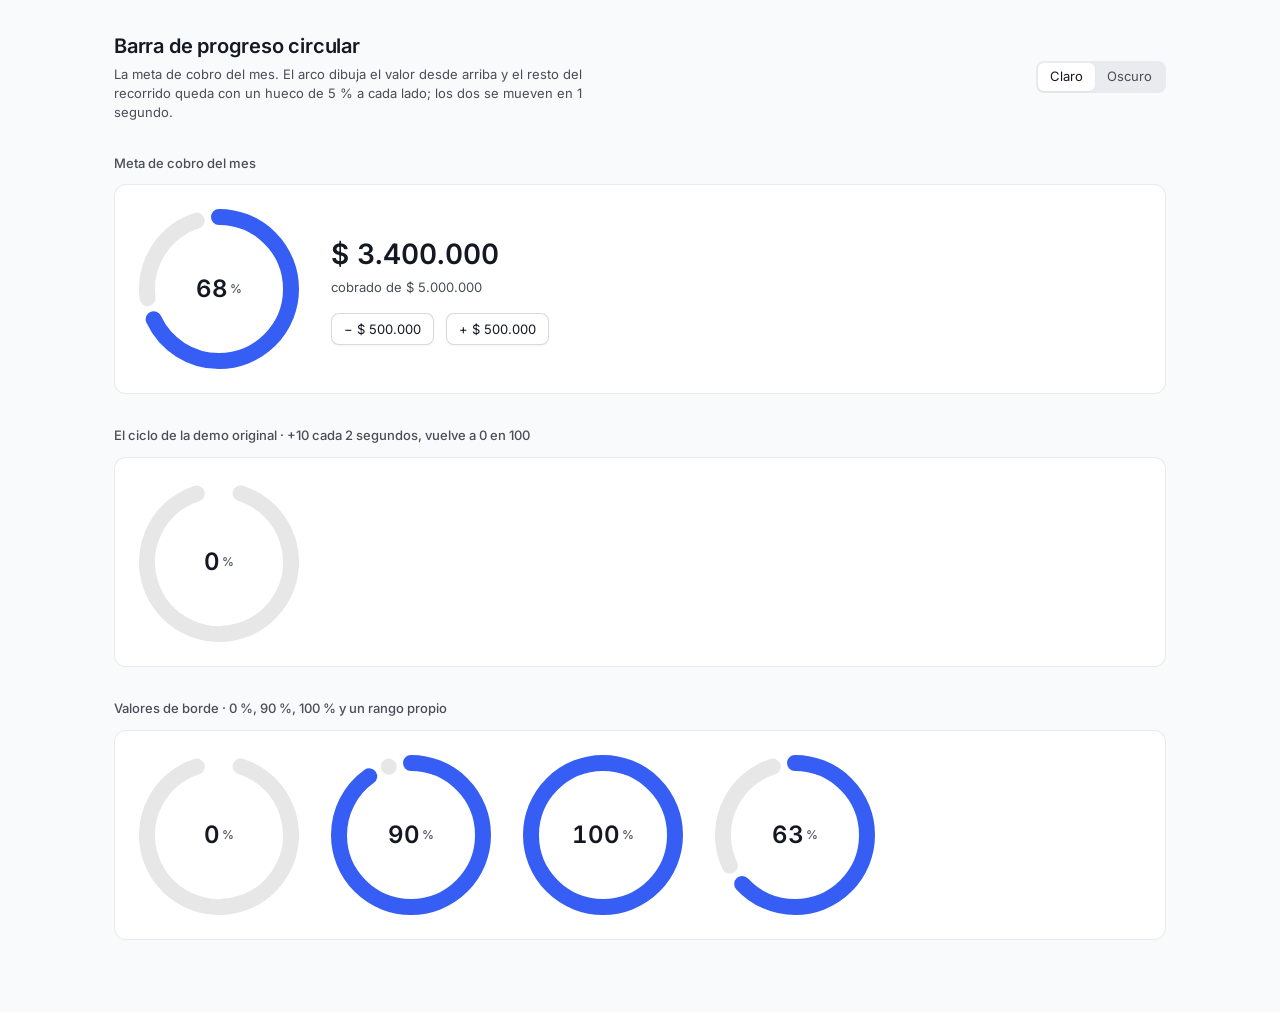
<file: .claude/templates/components/motion/animated-circular-progress-bar.html>
<!doctype html>
<html lang="es-AR" data-locale="es-AR">
<head>
<meta charset="utf-8">
<meta name="viewport" content="width=device-width, initial-scale=1">
<title>Barra de progreso circular · Ledger</title>
<link rel="stylesheet" href="../tokens.css">
<link rel="stylesheet" href="../primitives.css">
<link rel="stylesheet" href="../effects.css">
<link rel="stylesheet" href="../life.css">
<link rel="stylesheet" href="../components.css">
<link rel="stylesheet" href="./mu-demo.css">
<link rel="stylesheet" href="./animated-circular-progress-bar.css">
<style>
  .goal { display: flex; flex-wrap: wrap; align-items: center; gap: var(--space-6); }
  .goal__figures { display: grid; gap: var(--space-1); }
  .goal__big { font-size: var(--text-2xl); font-weight: var(--weight-strong); font-variant-numeric: tabular-nums; }
  .goal__small { color: var(--text-soft); font-size: var(--text-sm); }
</style>
</head>
<body class="ui">
<main class="mu-demo">
  <header class="mu-demo__head">
    <div>
      <h1 class="mu-demo__title">Barra de progreso circular</h1>
      <p class="mu-demo__note">La meta de cobro del mes. El arco dibuja el valor desde arriba y el resto del recorrido queda con un hueco de 5 % a cada lado; los dos se mueven en 1 segundo.</p>
    </div>
    <div class="mu-demo__theme" role="radiogroup" aria-label="Tema">
      <button type="button" role="radio" aria-checked="true" data-mu-theme="light">Claro</button>
      <button type="button" role="radio" aria-checked="false" data-mu-theme="dark">Oscuro</button>
    </div>
  </header>

  <section class="mu-demo__section" aria-labelledby="s-goal">
    <h2 class="mu-demo__label" id="s-goal">Meta de cobro del mes</h2>
    <div class="mu-demo__stage goal">
      <div id="goal" data-motion="animated-circular-progress-bar" data-value="68" aria-label="Meta de cobro del mes"></div>
      <div class="goal__figures">
        <span class="goal__big" id="goal-amount">$ 3.400.000</span>
        <span class="goal__small">cobrado de $ 5.000.000</span>
        <div class="mu-demo__row" style="margin-top: var(--space-3)">
          <button type="button" class="btn-demo" id="less">− $ 500.000</button>
          <button type="button" class="btn-demo" id="more">+ $ 500.000</button>
        </div>
      </div>
    </div>
  </section>

  <section class="mu-demo__section" aria-labelledby="s-cycle">
    <h2 class="mu-demo__label" id="s-cycle">El ciclo de la demo original · +10 cada 2 segundos, vuelve a 0 en 100</h2>
    <div class="mu-demo__stage"><div id="cycle" data-value="0" aria-label="Avance del ciclo"></div></div>
  </section>

  <section class="mu-demo__section" aria-labelledby="s-states">
    <h2 class="mu-demo__label" id="s-states">Valores de borde · 0 %, 90 %, 100 % y un rango propio</h2>
    <div class="mu-demo__stage mu-demo__row" style="gap: var(--space-6)">
      <div data-motion="animated-circular-progress-bar" data-value="0" aria-label="Sin cobrar"></div>
      <div data-motion="animated-circular-progress-bar" data-value="90" aria-label="Casi cobrado"></div>
      <div data-motion="animated-circular-progress-bar" data-value="100" aria-label="Cobrado"></div>
      <div id="range" data-min="20" data-max="60" data-value="45" aria-label="Facturas cobradas, de 20 a 60"></div>
    </div>
  </section>
</main>
<script type="module">
  import { themeSwitch } from './mu-demo.js';
  themeSwitch();
  const { mount } = await import('./animated-circular-progress-bar.js');
  const goal = mount(document.getElementById('goal'), { value: 68 });
  const money = new Intl.NumberFormat('es-AR', { style: 'currency', currency: 'ARS', maximumFractionDigits: 0 });
  let paid = 3400000;
  const move = (delta) => {
    paid = Math.min(5000000, Math.max(0, paid + delta));
    goal.set(paid / 50000);
    document.getElementById('goal-amount').textContent = money.format(paid);
  };
  document.getElementById('more').addEventListener('click', () => move(500000));
  document.getElementById('less').addEventListener('click', () => move(-500000));
  const cycle = mount(document.getElementById('cycle'), { value: 0 });
  let v = 0;
  setInterval(() => { if (!document.hidden) { v = v === 100 ? 0 : v + 10; cycle.set(v); } }, 2000);
  mount(document.getElementById('range'), {});
</script>
</body>
</html>
</file>
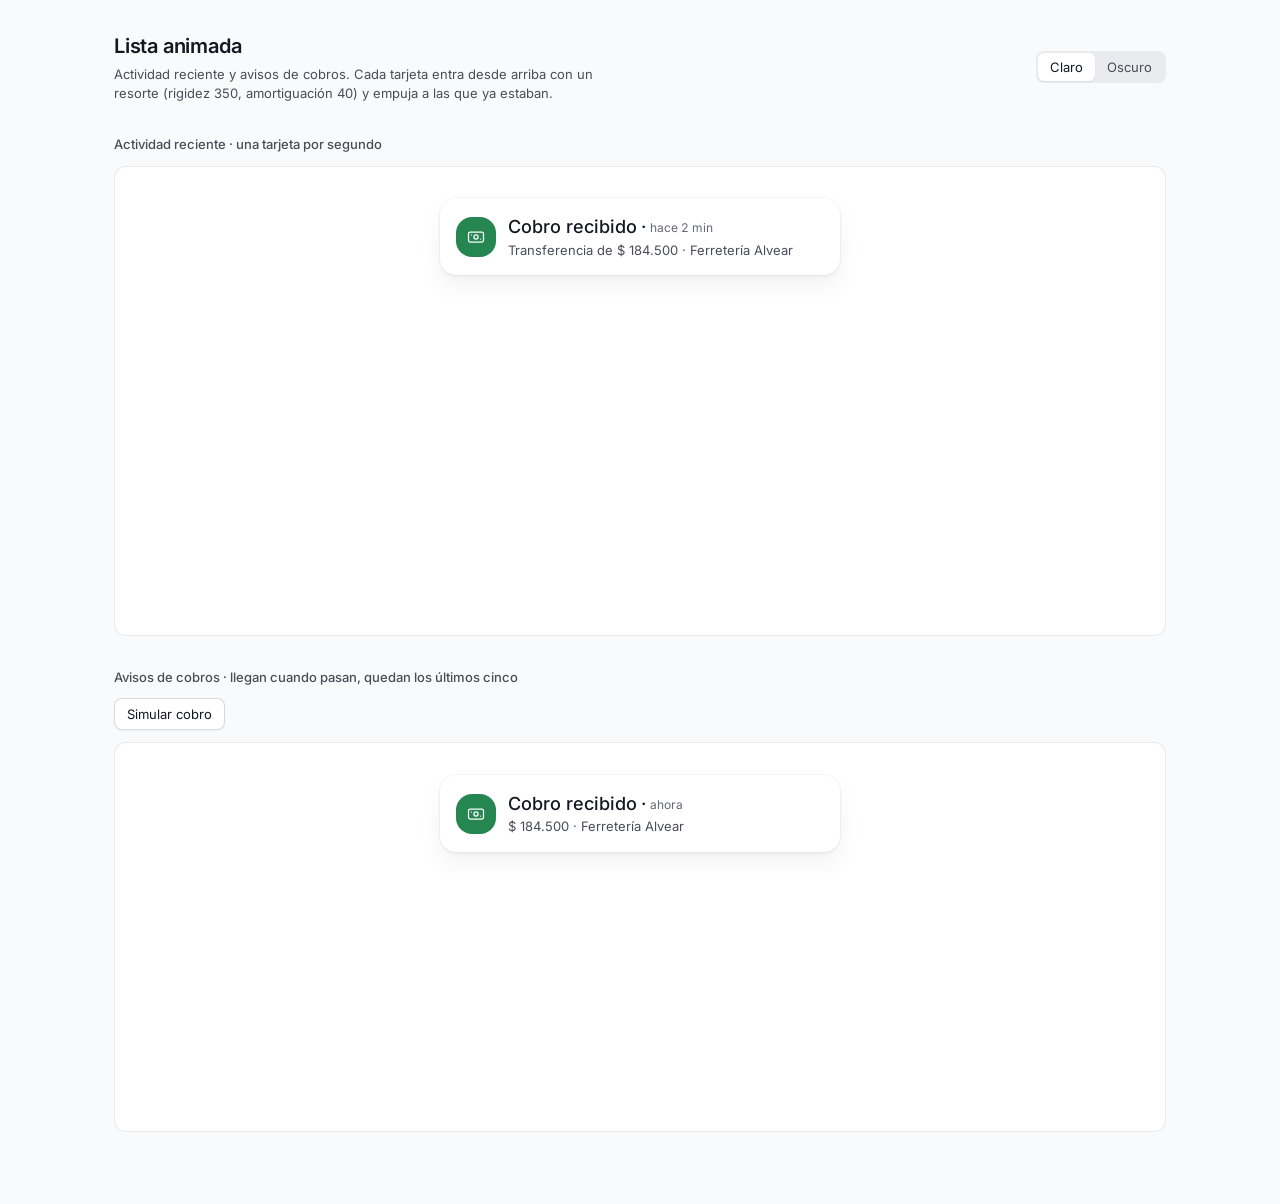
<file: .claude/templates/components/motion/animated-list.html>
<!doctype html>
<html lang="es-AR" data-locale="es-AR">
<head>
<meta charset="utf-8">
<meta name="viewport" content="width=device-width, initial-scale=1">
<title>Lista animada · Ledger</title>
<link rel="stylesheet" href="../tokens.css">
<link rel="stylesheet" href="../primitives.css">
<link rel="stylesheet" href="../effects.css">
<link rel="stylesheet" href="../life.css">
<link rel="stylesheet" href="../components.css">
<link rel="stylesheet" href="./mu-demo.css">
<link rel="stylesheet" href="./animated-list.css">
<style>
  .feed { height: 420px; padding: var(--space-2); overflow: hidden; -webkit-mask-image: linear-gradient(to top, transparent, #000 25%); mask-image: linear-gradient(to top, transparent, #000 25%); }
  .feed--live { height: 340px; }
</style>
</head>
<body class="ui">
<main class="mu-demo">
  <header class="mu-demo__head">
    <div>
      <h1 class="mu-demo__title">Lista animada</h1>
      <p class="mu-demo__note">Actividad reciente y avisos de cobros. Cada tarjeta entra desde arriba con un resorte (rigidez 350, amortiguación 40) y empuja a las que ya estaban.</p>
    </div>
    <div class="mu-demo__theme" role="radiogroup" aria-label="Tema">
      <button type="button" role="radio" aria-checked="true" data-mu-theme="light">Claro</button>
      <button type="button" role="radio" aria-checked="false" data-mu-theme="dark">Oscuro</button>
    </div>
  </header>

  <section class="mu-demo__section" aria-labelledby="s-recent">
    <h2 class="mu-demo__label" id="s-recent">Actividad reciente · una tarjeta por segundo</h2>
    <div class="mu-demo__stage"><div id="recent" class="feed" data-motion="animated-list" aria-label="Actividad reciente"></div></div>
  </section>

  <section class="mu-demo__section" aria-labelledby="s-live">
    <h2 class="mu-demo__label" id="s-live">Avisos de cobros · llegan cuando pasan, quedan los últimos cinco</h2>
    <div class="mu-demo__row">
      <button type="button" class="btn-demo" id="simulate">Simular cobro</button>
    </div>
    <div class="mu-demo__stage"><div id="live" class="feed feed--live" aria-label="Avisos de cobros"></div></div>
  </section>
</main>
<script type="module">
  import { activity, notice, themeSwitch } from './mu-demo.js';
  themeSwitch();
  const recent = document.getElementById('recent');
  for (const item of activity) recent.append(notice(item));
  const { mount } = await import('./animated-list.js');
  const live = mount(document.getElementById('live'), { max: 5 });
  const payments = [['Ferretería Alvear', 184500], ['Estudio Quiroga', 96000], ['Café Palermo', 41250], ['Transportes Cuyo', 320800], ['Clínica Belgrano', 158400], ['Librería Del Sur', 92300]];
  let n = 0;
  const post = () => {
    const [client, amount] = payments[n++ % payments.length];
    live.add(notice({ icon: 'coin', tone: 'success', title: 'Cobro recibido', time: 'ahora', href: '#cobros', text: `${new Intl.NumberFormat('es-AR', { style: 'currency', currency: 'ARS', maximumFractionDigits: 0 }).format(amount)} · ${client}` }));
  };
  document.getElementById('simulate').addEventListener('click', post);
  post();
</script>
</body>
</html>
</file>
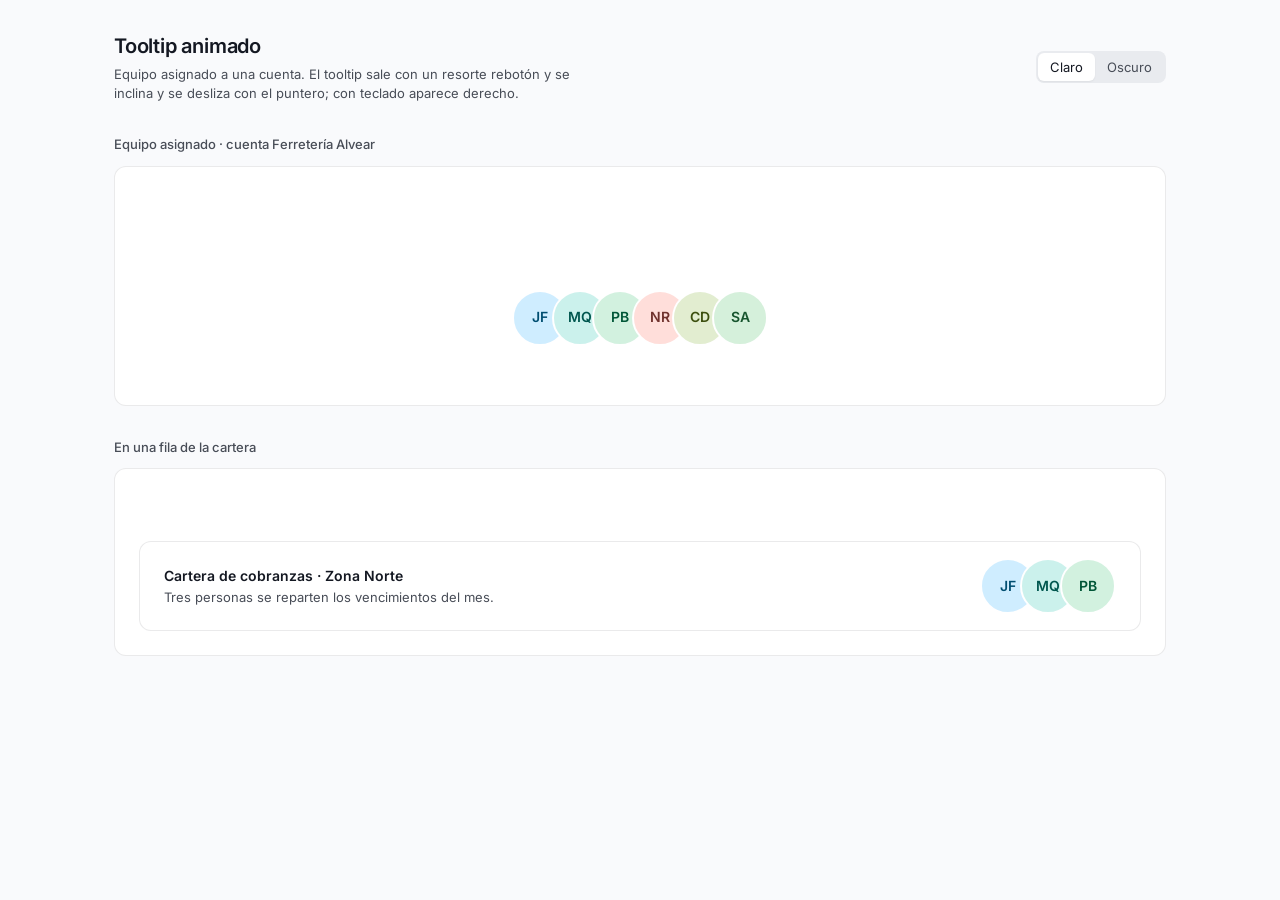
<file: .claude/templates/components/motion/animated-tooltip.html>
<!doctype html>
<html lang="es-AR" data-locale="es-AR">
<head>
<meta charset="utf-8">
<meta name="viewport" content="width=device-width, initial-scale=1">
<title>Tooltip animado · Ledger</title>
<link rel="stylesheet" href="../tokens.css">
<link rel="stylesheet" href="../primitives.css">
<link rel="stylesheet" href="../effects.css">
<link rel="stylesheet" href="../life.css">
<link rel="stylesheet" href="../components.css">
<link rel="stylesheet" href="./ac-demo.css">
<link rel="stylesheet" href="./animated-tooltip.css">
<style>
  .stage-tip { padding-top: calc(var(--space-8) + var(--space-4)); }
  .case { display: flex; align-items: center; justify-content: space-between; gap: var(--space-5); flex-wrap: wrap; padding: var(--space-4) var(--space-5); border: 1px solid var(--border); border-radius: var(--radius); background: var(--surface-raised); }
  .case__title { margin: 0; font-size: var(--text-md); font-weight: var(--weight-strong); }
  .case__meta { margin: 2px 0 0; font-size: var(--text-sm); color: var(--text-soft); }
</style>
</head>
<body class="ui">
<main class="ac-demo">
  <header class="ac-demo__head">
    <div>
      <h1 class="ac-demo__title">Tooltip animado</h1>
      <p class="ac-demo__note">Equipo asignado a una cuenta. El tooltip sale con un resorte rebotón y se inclina y se desliza con el puntero; con teclado aparece derecho.</p>
    </div>
    <div class="ac-demo__theme" role="radiogroup" aria-label="Tema">
      <button type="button" role="radio" aria-checked="true" data-ac-theme="light">Claro</button>
      <button type="button" role="radio" aria-checked="false" data-ac-theme="dark">Oscuro</button>
    </div>
  </header>

  <section class="ac-demo__section" aria-labelledby="s-team">
    <h2 class="ac-demo__label" id="s-team">Equipo asignado · cuenta Ferretería Alvear</h2>
    <div class="ac-demo__stage ac-demo__stage--center stage-tip" id="stage-team">
      <div id="team" data-motion="animated-tooltip" role="group" aria-label="Equipo asignado"></div>
    </div>
  </section>

  <section class="ac-demo__section" aria-labelledby="s-row">
    <h2 class="ac-demo__label" id="s-row">En una fila de la cartera</h2>
    <div class="ac-demo__stage" id="stage-row" style="padding-top: var(--space-8)">
      <div class="case">
        <div>
          <p class="case__title">Cartera de cobranzas · Zona Norte</p>
          <p class="case__meta">Tres personas se reparten los vencimientos del mes.</p>
        </div>
        <div id="small" role="group" aria-label="Responsables de cobranzas"></div>
      </div>
    </div>
  </section>
</main>
<script type="module">
  import { themeSwitch, hueOf, initials } from './ac-demo.js';
  themeSwitch();
  const people = [
    ['Julia Ferrari', 'Cobranzas'],
    ['Matías Quiroga', 'Cuentas a cobrar'],
    ['Paula Benítez', 'Facturación'],
    ['Nicolás Roldán', 'Conciliación'],
    ['Camila Duarte', 'Atención a clientes'],
    ['Sergio Almada', 'Administración'],
  ];
  const fill = (host, list) => {
    for (const [name, role] of list) {
      const b = document.createElement('button');
      b.type = 'button';
      b.className = 'ac-tip__item';
      b.dataset.name = name;
      b.dataset.role = role;
      b.innerHTML = '<span class="ac-tip__face"></span>';
      const face = b.firstElementChild;
      face.style.setProperty('--h', hueOf(name));
      face.textContent = initials(name);
      host.append(b);
    }
  };
  const team = document.getElementById('team');
  fill(team, people);
  const small = document.getElementById('small');
  fill(small, people.slice(0, 3));
  // Importing the module mounts #team (it carries data-motion); the second row is mounted by hand.
  const { mount } = await import('./animated-tooltip.js');
  mount(small);
</script>
</body>
</html>
</file>
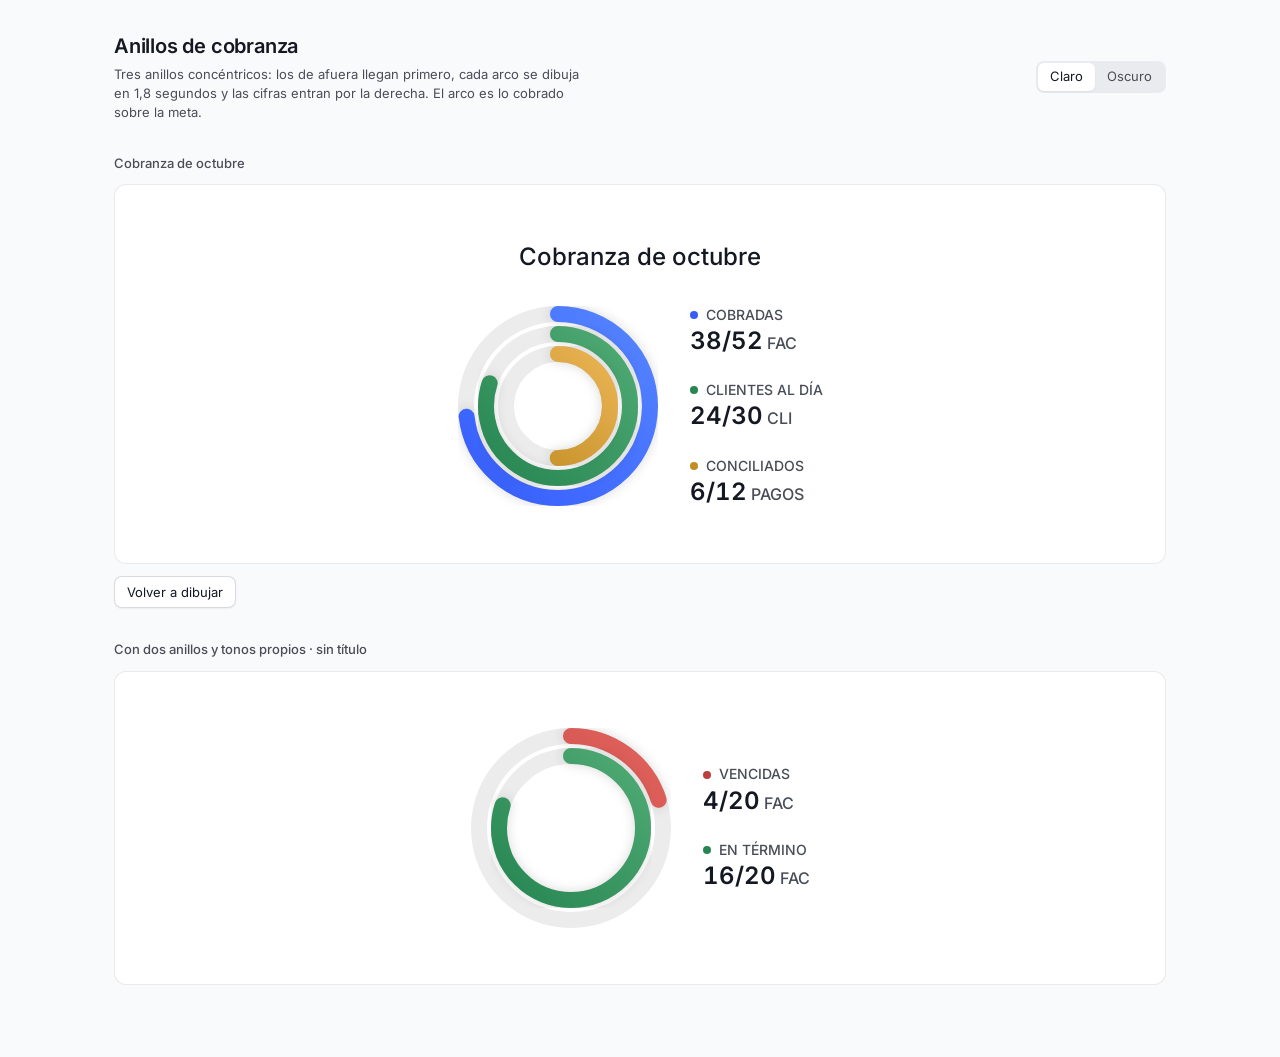
<file: .claude/templates/components/motion/apple-activity-card.html>
<!doctype html>
<html lang="es-AR" data-locale="es-AR">
<head>
<meta charset="utf-8">
<meta name="viewport" content="width=device-width, initial-scale=1">
<title>Anillos de cobranza · Ledger</title>
<link rel="stylesheet" href="../tokens.css">
<link rel="stylesheet" href="../primitives.css">
<link rel="stylesheet" href="../effects.css">
<link rel="stylesheet" href="../life.css">
<link rel="stylesheet" href="../components.css">
<link rel="stylesheet" href="./mu-demo.css">
<link rel="stylesheet" href="./apple-activity-card.css">
</head>
<body class="ui">
<main class="mu-demo">
  <header class="mu-demo__head">
    <div>
      <h1 class="mu-demo__title">Anillos de cobranza</h1>
      <p class="mu-demo__note">Tres anillos concéntricos: los de afuera llegan primero, cada arco se dibuja en 1,8 segundos y las cifras entran por la derecha. El arco es lo cobrado sobre la meta.</p>
    </div>
    <div class="mu-demo__theme" role="radiogroup" aria-label="Tema">
      <button type="button" role="radio" aria-checked="true" data-mu-theme="light">Claro</button>
      <button type="button" role="radio" aria-checked="false" data-mu-theme="dark">Oscuro</button>
    </div>
  </header>

  <section class="mu-demo__section" aria-labelledby="s-rings">
    <h2 class="mu-demo__label" id="s-rings">Cobranza de octubre</h2>
    <div class="mu-demo__stage">
      <div id="rings" data-motion="apple-activity-card" data-title="Cobranza de octubre"
        data-rings='[{"label":"COBRADAS","current":38,"target":52,"unit":"FAC"},{"label":"CLIENTES AL DÍA","current":24,"target":30,"unit":"CLI"},{"label":"CONCILIADOS","current":6,"target":12,"unit":"PAGOS"}]'></div>
    </div>
    <div class="mu-demo__row"><button type="button" class="btn-demo" id="replay">Volver a dibujar</button></div>
  </section>

  <section class="mu-demo__section" aria-labelledby="s-two">
    <h2 class="mu-demo__label" id="s-two">Con dos anillos y tonos propios · sin título</h2>
    <div class="mu-demo__stage">
      <div id="two" aria-label="Cobranza en dos anillos"></div>
    </div>
  </section>
</main>
<script type="module">
  import { themeSwitch } from './mu-demo.js';
  themeSwitch();
  const { mount } = await import('./apple-activity-card.js');
  const rings = mount(document.getElementById('rings'), {});
  document.getElementById('replay').addEventListener('click', () => rings.replay());
  mount(document.getElementById('two'), { rings: [{ label: 'VENCIDAS', current: 4, target: 20, unit: 'FAC', tone: 'danger' }, { label: 'EN TÉRMINO', current: 16, target: 20, unit: 'FAC', tone: 'success' }] });
</script>
</body>
</html>
</file>
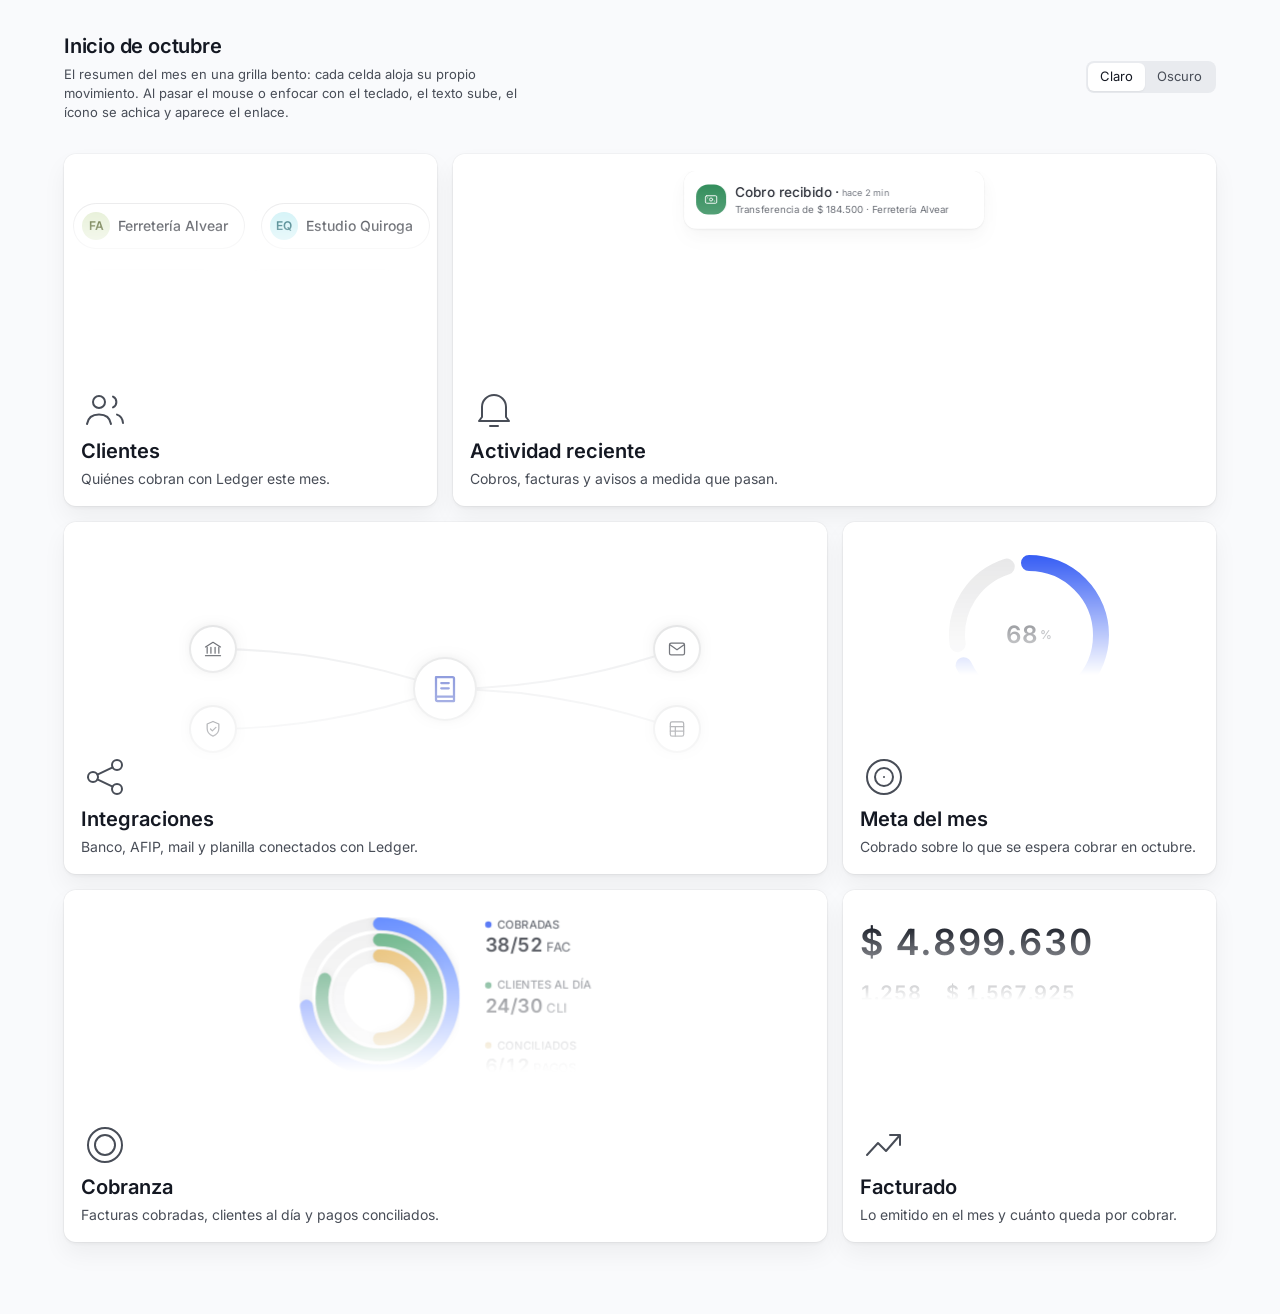
<file: .claude/templates/components/motion/bento-grid.html>
<!doctype html>
<html lang="es-AR" data-locale="es-AR">
<head>
<meta charset="utf-8">
<meta name="viewport" content="width=device-width, initial-scale=1">
<title>Inicio · Grilla bento · Ledger</title>
<link rel="stylesheet" href="../tokens.css">
<link rel="stylesheet" href="../primitives.css">
<link rel="stylesheet" href="../effects.css">
<link rel="stylesheet" href="../life.css">
<link rel="stylesheet" href="../components.css">
<link rel="stylesheet" href="./mu-demo.css">
<link rel="stylesheet" href="./bento-grid.css">
<link rel="stylesheet" href="./animated-list.css">
<link rel="stylesheet" href="./animated-beam.css">
<link rel="stylesheet" href="./animated-circular-progress-bar.css">
<link rel="stylesheet" href="./apple-activity-card.css">
<link rel="stylesheet" href="./number-ticker.css">
<link rel="stylesheet" href="./marquee.css">
<style>
  /* The backgrounds of the cells: placed from the top, faded where the text begins, and a little larger on hover. */
  .cell-bg { position: absolute; transition: transform 300ms ease-out; }
  .cell-bg--clients { inset: 40px 0 auto 0; -webkit-mask-image: linear-gradient(to top, transparent 40%, #000 100%); mask-image: linear-gradient(to top, transparent 40%, #000 100%); }
  .cell-bg--clients .mu-marquee + .mu-marquee { margin-top: var(--space-1); }
  .cell-bg--list { top: 16px; right: 8px; left: 8px; height: 300px; overflow: hidden; transform: scale(0.75); transform-origin: top; -webkit-mask-image: linear-gradient(to top, transparent 10%, #000 100%); mask-image: linear-gradient(to top, transparent 10%, #000 100%); }
  .mu-bento__card:is(:hover, :focus-within) .cell-bg--list { transform: scale(0.9); }
  .cell-bg--beam { top: 16px; right: 8px; left: 8px; height: 300px; transform-origin: top; -webkit-mask-image: linear-gradient(to top, transparent 10%, #000 100%); mask-image: linear-gradient(to top, transparent 10%, #000 100%); }
  .cell-bg--beam .mu-beam { height: 100%; }
  .mu-bento__card:is(:hover, :focus-within) .cell-bg--beam { transform: scale(1.05); }
  .cell-bg--gauge { top: 32px; left: 0; right: 0; display: flex; justify-content: center; transform-origin: top; -webkit-mask-image: linear-gradient(to top, transparent 25%, #000 100%); mask-image: linear-gradient(to top, transparent 25%, #000 100%); }
  .mu-bento__card:is(:hover, :focus-within) .cell-bg--gauge { transform: scale(1.08); }
  .cell-bg--rings { top: 0; left: 0; right: 0; transform: scale(0.8); transform-origin: top; -webkit-mask-image: linear-gradient(to top, transparent 15%, #000 100%); mask-image: linear-gradient(to top, transparent 15%, #000 100%); }
  .mu-bento__card:is(:hover, :focus-within) .cell-bg--rings { transform: scale(0.88); }
  .cell-bg--figures { top: 32px; left: var(--space-4); right: var(--space-4); display: grid; gap: var(--space-4); -webkit-mask-image: linear-gradient(to top, transparent 25%, #000 100%); mask-image: linear-gradient(to top, transparent 25%, #000 100%); }
  .figures__big { font-size: 2.25rem; font-weight: var(--weight-strong); line-height: 1.1; }
  .figures__row { display: flex; gap: var(--space-5); color: var(--text-soft); font-size: var(--text-sm); }
  .figures__row strong { display: block; color: var(--text); font-size: var(--text-xl); font-weight: var(--weight-strong); }
</style>
</head>
<body class="ui">
<main class="mu-demo" style="max-width: 1200px">
  <header class="mu-demo__head">
    <div>
      <h1 class="mu-demo__title">Inicio de octubre</h1>
      <p class="mu-demo__note">El resumen del mes en una grilla bento: cada celda aloja su propio movimiento. Al pasar el mouse o enfocar con el teclado, el texto sube, el ícono se achica y aparece el enlace.</p>
    </div>
    <div class="mu-demo__theme" role="radiogroup" aria-label="Tema">
      <button type="button" role="radio" aria-checked="true" data-mu-theme="light">Claro</button>
      <button type="button" role="radio" aria-checked="false" data-mu-theme="dark">Oscuro</button>
    </div>
  </header>
  <div id="bento" aria-label="Resumen del mes"></div>
</main>
<script type="module">
  import { activity, clients, logo, notice, svgIcon, themeSwitch } from './mu-demo.js';
  import { mount as bento } from './bento-grid.js';
  import { mount as list } from './animated-list.js';
  import { mount as beam } from './animated-beam.js';
  import { mount as gauge } from './animated-circular-progress-bar.js';
  import { mount as rings } from './apple-activity-card.js';
  import { mount as ticker } from './number-ticker.js';
  import { mount as marquee } from './marquee.js';
  themeSwitch();

  const html = (markup) => { const t = document.createElement('template'); t.innerHTML = markup.trim(); return t.content.firstElementChild; };
  const host = (cls, inner, attrs = '') => html(`<div class="cell-bg ${cls}" ${attrs}>${inner}</div>`);

  const cells = [
    {
      name: 'Clientes', description: 'Quiénes cobran con Ledger este mes.', icon: svgIcon('users'), href: '#clientes', cta: 'Ver clientes', span: 1,
      background: (slot) => {
        const el = host('cell-bg--clients', '');
        const row = (names, extra) => { const m = document.createElement('div'); for (const n of names) m.append(logo(n)); el.append(m); return marquee(m, { pauseOnHover: true, duration: 20, ...extra }); };
        const a = row(clients.slice(0, 4), {});
        const b = row(clients.slice(4), { reverse: true });
        slot.append(el);
        return { destroy: () => { a.destroy(); b.destroy(); } };
      },
    },
    {
      name: 'Actividad reciente', description: 'Cobros, facturas y avisos a medida que pasan.', icon: svgIcon('bell'), href: '#actividad', cta: 'Ver toda la actividad', span: 2,
      background: (slot) => {
        const el = host('cell-bg--list', '');
        const inner = document.createElement('div');
        for (const item of activity) inner.append(notice(item));
        el.append(inner);
        slot.append(el);
        return list(inner, { delay: 1000 });
      },
    },
    {
      name: 'Integraciones', description: 'Banco, AFIP, mail y planilla conectados con Ledger.', icon: svgIcon('share'), href: '#integraciones', cta: 'Administrar integraciones', span: 2,
      background: (slot) => {
        const el = host('cell-bg--beam', `<div class="mu-beam" role="group" aria-label="Integraciones de Ledger"><div class="mu-beam__layout">
          <div class="mu-beam__col"><div class="mu-beam__cell"><div class="mu-beam__node" data-beam-node="banco" role="img" aria-label="Banco">${svgIcon('bank')}</div></div><div class="mu-beam__cell"><div class="mu-beam__node" data-beam-node="afip" role="img" aria-label="AFIP">${svgIcon('shield')}</div></div></div>
          <div class="mu-beam__col"><div class="mu-beam__cell"><div class="mu-beam__node mu-beam__node--hub" data-beam-node="ledger" role="img" aria-label="Ledger">${svgIcon('ledger')}</div></div></div>
          <div class="mu-beam__col"><div class="mu-beam__cell"><div class="mu-beam__node" data-beam-node="mail" role="img" aria-label="Mail">${svgIcon('mail')}</div></div><div class="mu-beam__cell"><div class="mu-beam__node" data-beam-node="planilla" role="img" aria-label="Planilla">${svgIcon('sheet')}</div></div></div>
        </div></div>`);
        slot.append(el);
        return beam(el.firstElementChild, { duration: 3, beams: [{ from: 'banco', to: 'ledger' }, { from: 'afip', to: 'ledger' }, { from: 'ledger', to: 'mail' }, { from: 'ledger', to: 'planilla' }] });
      },
    },
    {
      name: 'Meta del mes', description: 'Cobrado sobre lo que se espera cobrar en octubre.', icon: svgIcon('target'), href: '#meta', cta: 'Ver la meta', span: 1,
      background: (slot) => {
        const el = host('cell-bg--gauge', '<div aria-label="Meta de cobro del mes"></div>');
        slot.append(el);
        return gauge(el.firstElementChild, { value: 68 });
      },
    },
    {
      name: 'Cobranza', description: 'Facturas cobradas, clientes al día y pagos conciliados.', icon: svgIcon('rings'), href: '#cobranza', cta: 'Ver la cobranza', span: 2,
      background: (slot) => {
        const el = host('cell-bg--rings', '<div></div>');
        slot.append(el);
        return rings(el.firstElementChild, { name: 'Anillos de cobranza', rings: [{ label: 'COBRADAS', current: 38, target: 52, unit: 'FAC' }, { label: 'CLIENTES AL DÍA', current: 24, target: 30, unit: 'CLI' }, { label: 'CONCILIADOS', current: 6, target: 12, unit: 'PAGOS' }] });
      },
    },
    {
      name: 'Facturado', description: 'Lo emitido en el mes y cuánto queda por cobrar.', icon: svgIcon('trend'), href: '#facturado', cta: 'Ver facturas', span: 1,
      background: (slot) => {
        const el = host('cell-bg--figures', '<div class="figures__big"><span data-v="billed"></span></div><div class="figures__row"><div><strong data-v="count"></strong>facturas</div><div><strong data-v="owed"></strong>por cobrar</div></div>');
        slot.append(el);
        const t = [ticker(el.querySelector('[data-v="billed"]'), { value: 5000000, currency: 'ARS' }), ticker(el.querySelector('[data-v="count"]'), { value: 1284 }), ticker(el.querySelector('[data-v="owed"]'), { value: 1600000, currency: 'ARS' })];
        return { destroy: () => t.forEach((x) => x.destroy()) };
      },
    },
  ];
  bento(document.getElementById('bento'), { cells });
</script>
</body>
</html>
</file>
<file: home.css>
@font-face {
  font-family: "Courier Prime";
  src: url("/fonts/courier-prime-subset.woff2") format("woff2");
  font-weight: 400;
  font-display: swap;
}

:root {
  color-scheme: dark light;
  --bg: #0d1117;
  --fg: #ede4d0;
  --dim: #9a9283;
  --red: #d2231b;
  --red-text: #db675e;
  --ease: cubic-bezier(.16, 1, .3, 1);
}

@media (prefers-color-scheme: light) {
  :root {
    --bg: #ffffff;
    --fg: #0c0c0b;
    --dim: #6b655a;
    --red: #c41f17;
    --red-text: #c41f17;
  }
}

* { box-sizing: border-box; }

body {
  margin: 0 auto;
  max-width: 44rem;
  padding: 32px 16px;
  background: var(--bg);
  color: var(--fg);
  font: 18px/1.5 "Courier Prime", "Courier New", monospace;
}

@media (min-width: 640px) {
  body { padding: 64px 24px; }
}

a { color: inherit; }

:focus-visible {
  outline: 2px solid var(--red-text);
  outline-offset: 4px;
}

.sr {
  position: absolute;
  width: 1px;
  height: 1px;
  overflow: hidden;
  clip-path: inset(50%);
  white-space: nowrap;
}

.skip {
  position: absolute;
  left: 16px;
  top: -64px;
  padding: 14px 12px;
  background: var(--red);
  color: #fff;
}
.skip:focus { top: 8px; }

.head { margin-bottom: 32px; }

.brand {
  margin: 0 0 8px;
  color: var(--red-text);
  font-size: 11px;
  letter-spacing: 3px;
  text-transform: uppercase;
}

h1 {
  margin: 0;
  font-size: 32px;
  font-weight: 400;
  letter-spacing: -.02em;
  line-height: 1.15;
}

@media (min-width: 640px) {
  h1 { font-size: 48px; }
}

.more {
  margin: 12px 0 0;
  color: var(--dim);
}

.more a {
  display: inline-block;
  padding: 12px 0;
}

.list {
  margin: 0;
  padding: 0;
  list-style: none;
}

.item {
  position: relative;
  padding: 16px 0 24px;
  border-bottom: 2px solid color-mix(in srgb, var(--red) 50%, transparent);
  transition: border-color 600ms var(--ease), transform 600ms var(--ease);
  animation: enter 600ms var(--ease) both;
  animation-delay: calc(var(--i) * 250ms);
}

.item:hover,
.item:focus-within { border-bottom-color: var(--red); }

.item:active { transform: translateY(1px); }

.item h2 {
  margin: 0 0 4px;
  font-size: 24px;
  font-weight: 400;
}

.item p {
  margin: 0 0 12px;
  color: var(--dim);
}

.item .links {
  display: flex;
  gap: 24px;
  margin: 16px 0 0;
  color: var(--fg);
  font-size: 13px;
  letter-spacing: 3px;
  text-transform: uppercase;
}

.links a {
  display: inline-block;
  min-width: 44px;
  padding: 14px 0;
  text-decoration: none;
  border-bottom: 2px solid transparent;
  transition: color 600ms var(--ease), border-color 600ms var(--ease);
}

.links a:hover,
.links a:focus-visible {
  color: var(--red-text);
  border-bottom-color: var(--red);
}

.links a:active { transform: translateY(1px); }

.foot a {
  display: inline-block;
  padding: 12px 0;
}

.foot {
  margin-top: 32px;
  color: var(--dim);
  font-size: 14px;
}

@keyframes enter {
  from { opacity: 0; transform: translateY(16px); }
}

@media (prefers-reduced-motion: reduce) {
  .item,
  .links a {
    animation: none;
    transition: none;
  }
}
</file>
<file: tools/tools.css>
.brand a {
  text-decoration: none;
}

.brand a:hover,
.brand a:focus-visible {
  text-decoration: underline;
}

.intro {
  margin: 12px 0 0;
  color: var(--dim);
}

.item video {
  display: block;
  width: 100%;
  height: auto;
  aspect-ratio: 16 / 9;
  margin: 16px 0;
  background: #000;
}

.item h3 {
  margin: 20px 0 8px;
  color: var(--red-text);
  font-size: 11px;
  font-weight: 400;
  letter-spacing: 3px;
  text-transform: uppercase;
}

.finds {
  margin: 0 0 12px;
  padding-left: 20px;
}

.finds li {
  margin-bottom: 4px;
  color: var(--dim);
}

.finds code {
  color: var(--fg);
}

pre {
  margin: 0 0 12px;
  border-left: 2px solid var(--red);
  background: color-mix(in srgb, var(--fg) 6%, transparent);
}

pre code {
  display: block;
  padding: 12px 16px;
  overflow-x: auto;
  font: 14px/1.6 "Courier Prime", "Courier New", monospace;
  white-space: pre-wrap;
  overflow-wrap: anywhere;
}
</file>
<file: .claude/templates/components/tokens.css>
/* Tokens of the reference component set: the single source of the visual decisions. A project
   copies this file to design/tokens.css and changes the values of its direction; primitives and
   components read only semantic tokens, never raw values. Names say what a value is for, not what
   it looks like: --text-soft, not --gray-500.
   Product register by default: a light neutral theme of twelve OKLCH steps in a cool gray, one
   muted accent and desaturated semantics. `data-theme="dark"` on the root is the dark neutral;
   `data-register="showcase"` (showcase.css) is the warm dark skin for landings.
   The accent is three numbers (--accent-hue, --accent-chroma, --accent-l): every tint, hover, text
   and ring is derived from them in OKLCH, so changing it is one line and the AA contrast holds.
   The accent marks the one primary action, the focus ring, the value of a control (a checked box,
   radio or switch), the selection of data (the chosen day, the selected row, the current bar) and
   the product mark. Navigation (tabs, the segmented control, the current page's fill, the menu
   highlight) and the statuses are neutral. */
:root {
  color-scheme: light;

  /* ── Accent: the only chromatic decision. Hue, chroma and lightness of the primary fill. ── */
  --accent-hue: 267;
  --accent-chroma: 0.23;
  --accent-l: 54.8%;

  /* ── Primitives: scales without meaning. Only the semantic layer below reads them.
     Radix roles: 1–2 canvas · 3–5 component background at rest, hover, active · 6 hairline ·
     7 control border · 8 hover border · 9–10 solids and faint text · 11 soft text · 12 text. ── */
  --n-1: oklch(99.4% 0.002 265);
  --n-2: oklch(98% 0.003 265);
  --n-3: oklch(96% 0.005 265);
  --n-4: oklch(94% 0.006 265);
  --n-5: oklch(92% 0.007 265);
  --n-6: oklch(89.5% 0.008 265);
  --n-7: oklch(85% 0.01 265);
  --n-8: oklch(77% 0.013 265);
  --n-9: oklch(62% 0.016 265);
  --n-10: oklch(52% 0.016 265);
  --n-11: oklch(42% 0.018 265);
  --n-12: oklch(21% 0.02 265);
  --green-9: oklch(55% 0.12 155);
  --red-9: oklch(54% 0.16 25);
  --yellow-9: oklch(68% 0.13 80);
  --blue-9: oklch(55% 0.12 235);

  /* ── Semantic color. The page, the sidebar and the top bar are one color; the card is white and the
     overlay (what floats over it) is the same white in light and a step lighter in dark. ── */
  --bg: oklch(98.5% 0.003 265);
  --surface: var(--bg);
  --surface-raised: oklch(100% 0 0);
  --surface-overlay: oklch(100% 0 0);
  /* A card inside a card: the page color in light, the overlay step in dark. */
  --surface-nested: var(--bg);
  --surface-sunken: var(--n-2);
  --surface-hover: var(--n-3);
  --surface-active: var(--n-4);
  --surface-selected: var(--n-4);
  --surface-inverse: var(--n-12);
  /* Edges are translucent so they take the tint of what they sit on: the card's contour, the hairline
     inside it, and the stronger one of a button. */
  --border: oklch(22% 0.02 265 / 0.09);
  --border-subtle: oklch(22% 0.02 265 / 0.055);
  --border-strong: oklch(22% 0.02 265 / 0.16);
  --btn-border: var(--border-strong);
  /* The edge of a control (input, checkbox, radio, switch track): 3:1 against what it sits on. */
  --control-border: oklch(0% 0 0 / 0.44);
  --control-border-hover: oklch(0% 0 0 / 0.56);
  --border-focus: var(--focus);
  --text: var(--n-12);
  --text-soft: var(--n-11);
  --text-faint: var(--n-10);
  --text-inverse: var(--n-1);
  /* Fields and the secondary button: the fill at rest and under the pointer. */
  --field-bg: var(--surface-raised);
  --field-bg-hover: var(--surface-raised);
  --btn-bg: var(--surface-raised);
  --btn-bg-hover: var(--surface-hover);
  /* The face of a button is lit from above: a light that fades down its first half and a shade at its foot. A field is
     the opposite, a recess: its shadow falls inside, under its top edge. */
  --btn-face: none;
  --primary-face: none;
  /* The segmented control: a sunken track and a raised thumb that carries the selected option. */
  --segmented-track: var(--n-4);
  --segmented-thumb: var(--surface-raised);
  /* On: the neutral fill of a switch and a checked box (dark on light, light on dark). */
  --selected-bg: var(--n-12);
  --selected-fg: var(--n-1);
  /* The unfilled track of a switch and a slider: a light fill, under the pointer one step more. */
  --track: var(--surface-active);
  --track-hover: var(--n-5);
  --knob: oklch(100% 0 0);
  --accent: oklch(var(--accent-l) var(--accent-chroma) var(--accent-hue));
  --accent-hover: oklch(calc(var(--accent-l) - 5%) var(--accent-chroma) var(--accent-hue));
  --on-accent: oklch(99% 0 0);
  --accent-text: oklch(42% calc(var(--accent-chroma) * 0.9) var(--accent-hue));
  --accent-soft: oklch(95.5% calc(var(--accent-chroma) * 0.18) var(--accent-hue));
  --focus: oklch(55% var(--accent-chroma) var(--accent-hue));
  --focus-soft: color-mix(in oklab, var(--focus) 20%, transparent);
  --success: var(--green-9);
  --success-soft: oklch(55% 0.12 155 / 0.12);
  --danger: var(--red-9);
  --danger-soft: oklch(54% 0.16 25 / 0.1);
  --danger-border: color-mix(in oklab, var(--danger) 70%, transparent);
  --on-danger: oklch(99% 0 0);
  --warning: var(--yellow-9);
  --warning-soft: oklch(68% 0.13 80 / 0.16);
  --info: var(--blue-9);
  --info-soft: oklch(55% 0.12 235 / 0.1);
  --scrim: oklch(20% 0.02 265 / 0.24);

  /* What the data and the lists light: the highlight pill of a menu or a row, the tint of a selected row
     and of a range of days, the bars of a chart, the sweep of a skeleton, the tint of an avatar. */
  --hl-bg: oklch(22% 0.02 265 / 0.055);
  --hl-danger: color-mix(in oklab, var(--danger) 10%, transparent);
  --hl-ring: color-mix(in oklab, var(--focus) 45%, transparent);
  --row-hover: oklch(22% 0.02 265 / 0.04);
  --selected-row: color-mix(in oklab, var(--accent) 6%, var(--surface-raised));
  --selected-row-hover: color-mix(in oklab, var(--accent) 9%, var(--surface-raised));
  --range-tint: color-mix(in oklab, var(--accent) 12%, transparent);
  --chart-bar: color-mix(in oklab, var(--accent) 28%, var(--surface-raised));
  --sheen: oklch(100% 0 0 / 0.64);
  --skeleton: color-mix(in oklab, var(--text) 7%, var(--surface-raised));
  --skeleton-ring: transparent;
  --avatar-bg-l: 93%;
  --avatar-bg-c: 0.04;
  --avatar-fg-l: 40%;
  --avatar-fg-c: 0.09;

  /* ── Material: product surfaces are flat; the showcase register lights them ── */
  --material: linear-gradient(transparent, transparent);
  --highlight: 0 0 0 0 transparent;
  /* The light that follows the pointer on a card: the accent at low opacity inside, a lit hairline
     at the edge. Showcase raises both. */
  --spot: color-mix(in oklab, var(--accent) 6%, transparent);
  --spot-edge: color-mix(in oklab, var(--accent) 40%, transparent);
  --spot-size: 280px;
  --spot-edge-size: 200px;
  --beam-from: var(--accent);
  --beam-to: var(--accent-text);

  /* ── Elevation: a hairline plus layered low shadows; what floats gets a ring and more. The overlay
     ring replaces a border; in dark it also carries a lit top edge. ── */
  --shadow-1: 0 1px 2px oklch(0% 0 0 / 0.05);
  --shadow-2: 0 4px 6px -1px oklch(0% 0 0 / 0.05), 0 2px 4px -2px oklch(0% 0 0 / 0.05);
  --shadow-3: 0 10px 15px -3px oklch(0% 0 0 / 0.05), 0 4px 6px -4px oklch(0% 0 0 / 0.05);
  --overlay-ring: oklch(22% 0.02 265 / 0.09);
  --overlay-edge: 0 0 #0000;
  --shadow-overlay: 0 0 0 1px var(--overlay-ring), 0 2px 4px -1px oklch(25% 0.03 265 / 0.06), 0 12px 32px -8px oklch(25% 0.03 265 / 0.14);
  --shadow-modal: 0 0 0 1px var(--overlay-ring), 0 4px 8px -2px oklch(25% 0.03 265 / 0.06), 0 24px 60px -12px oklch(25% 0.03 265 / 0.22);
  --shadow-control: 0 1px 2px 0 oklch(0% 0 0 / 0.05);
  --shadow-field: 0 1px 2px 0 oklch(0% 0 0 / 0.05);
  --shadow-control-hover: 0 1px 2px 0 oklch(0% 0 0 / 0.05);
  --shadow-field-focus: 0 0 0 3px var(--focus-soft);
  --card-hairline: 0 1px 0 oklch(0% 0 0 / 0.04);
  /* The primary action glows in its own color under it, a glow that grows when the pointer is on it. */
  --shadow-primary: inset 0 1px 0 0 oklch(100% 0 0 / 0.16), 0 1px 2px 0 oklch(0% 0 0 / 0.08);
  --shadow-primary-hover: inset 0 1px 0 0 oklch(100% 0 0 / 0.16), 0 4px 12px -4px color-mix(in oklab, var(--accent) 60%, transparent);
  --shadow-primary-press: none;
  --shadow-check: inset 0 1px 0 oklch(100% 0 0 / 0.16);
  /* The knob of a switch and the thumb of a slider carry the control's edge: a 1 px ring that holds 3:1
     against the light track (WCAG 1.4.11), so the track itself can stay light. */
  --knob-ring: var(--control-border);
  --shadow-knob: 0 0 0 1px var(--knob-ring), 0 1px 3px oklch(0% 0 0 / 0.2);
  --shadow-thumb: 0 1px 2px oklch(25% 0.03 265 / 0.08), 0 0 0 0.5px oklch(0% 0 0 / 0.06);
  --shimmer-band: oklch(100% 0 0 / 0.26);

  /* ── Type: 12 / 13 / 14 / 16 / 20 / 28; negative tracking from 20 px up. Fields are 14 px, and 16 px
     on a phone so the browser does not zoom into them. ── */
  --font: "Inter", "Inter var", ui-sans-serif, system-ui, -apple-system, "Segoe UI", sans-serif;
  --font-mono: "JetBrains Mono", ui-monospace, "SF Mono", Menlo, monospace;
  --text-xs: 0.75rem;
  --text-table-head: 0.78125rem;
  --text-sm: 0.8125rem;
  --text-md: 0.875rem;
  --text-control: 0.875rem;
  --text-field: var(--text-control);
  --text-lg: 1rem;
  --text-title: 1.375rem;
  --text-xl: 1.25rem;
  --text-2xl: 1.75rem;
  --tracking-title: -0.015em;
  --tracking-xl: -0.01em;
  --tracking-2xl: -0.02em;
  --weight-regular: 400;
  --weight-medium: 500;
  --weight-strong: 600;

  /* ── Space: 4 px unit ── */
  --space-1: 4px;
  --space-2: 8px;
  --space-3: 12px;
  --space-4: 16px;
  --space-5: 24px;
  --space-6: 32px;
  --space-7: 48px;
  --space-8: 72px;
  --control-sm: 28px;
  --control-md: 32px;
  --control-field: 36px;
  --field-gap: 20px;
  --control-lg: 40px;
  --row: 40px;
  --day: 34px;
  --sidebar: 232px;
  --topbar: 48px;
  /* The page container: 1200 px wide, centered; 24 px gutters, 32 px from 768 px up. */
  --container: 1200px;
  --gutter: var(--space-5);

  /* ── Radius: a card is 12, a control 8, an item of a list 6, a palette or a dialog 16; nested = outer − padding ── */
  --radius: 12px;
  --radius-control: 8px;
  --radius-item: 6px;
  --radius-sm: calc(var(--radius) * 0.6);
  --radius-lg: 16px;
  --radius-drawer: 14px;
  --radius-xl: calc(var(--radius) * 2.2);
  --radius-full: 999px;

  /* ── Time: a scale of milliseconds, then the uses. Hover and press measured on Linear, Attio, Mercury
     and Stripe; overlays from Carbon, Atlassian, shadcn and coss (reference/motion-benchmark.md). ── */
  --ms-30: 30ms;
  --ms-40: 40ms;
  --ms-60: 60ms;
  --ms-70: 70ms;
  --ms-100: 100ms;
  --ms-110: 110ms;
  --ms-120: 120ms;
  --ms-140: 140ms;
  --ms-150: 150ms;
  --ms-180: 180ms;
  --ms-200: 200ms;
  --ms-220: 220ms;
  --ms-260: 260ms;
  --ms-280: 280ms;
  --ms-300: 300ms;
  --ms-320: 320ms;
  --ms-380: 380ms;
  --ms-500: 500ms;
  --ms-600: 600ms;
  --ms-700: 700ms;
  --ms-1200: 1200ms;
  --ms-1500: 1500ms;
  --ms-5000: 5000ms;
  --ms-90: 90ms;
  --ms-160: 160ms;
  --ms-240: 240ms;
  --ms-360: 360ms;
  --ms-400: 400ms;
  --ms-1000: 1000ms;
  --ms-1600: 1600ms;
  --ms-2400: 2400ms;
  --duration-instant: 80ms;
  --duration-fast: 120ms;
  --duration-normal: 160ms;
  --duration-slow: 240ms;
  --duration-expressive: 400ms;
  --duration-dialog-enter: 240ms;
  --duration-dialog-exit: 150ms;
  /* Enter and exit both start fast: ease-in delays the moment the user is watching. */
  --ease-out: cubic-bezier(0.23, 1, 0.32, 1);
  --ease-in-out: cubic-bezier(0.77, 0, 0.175, 1);
  --ease-drawer: cubic-bezier(0.32, 0.72, 0, 1);
  --ease-toast: cubic-bezier(0.21, 1.02, 0.73, 1);
  --ease-flip: cubic-bezier(0.2, 0.8, 0.2, 1);
  /* Critically damped: arrives without bouncing. For what has physics only. */
  --spring: linear(0, 0.034 1.5%, 0.13 3.2%, 0.432 8%, 0.63 11.7%, 0.773 15.6%, 0.871 19.6%, 0.936 23.9%, 0.976 28.6%, 0.995 34%, 1.003 41.6%, 1.002 56%, 1);
  /* The same spring without its 0.3 % of overshoot: what slides inside a box that scrolls must not leave it, or the box grows a scrollbar for the length of the slide. */
  --spring-flush: linear(0, 0.034 1.5%, 0.13 3.2%, 0.432 8%, 0.63 11.7%, 0.773 15.6%, 0.871 19.6%, 0.936 23.9%, 0.976 28.6%, 0.995 34%, 1);
  --press-scale: 0.98;
  --press-scale-sm: 0.96;
  /* Springs of the JS motion, as "stiffness damping mass". The pointer light is the Magic Card's;
     the sliding highlight is Animate UI's, damped to critical; the ticker is critically damped
     (damping = 2·√stiffness), so a figure arrives in about a second and a half, with no tail. */
  --spring-pointer: 250 30 0.6;
  --spring-slide: 350 37 1;
  --spring-ticker: 200 28.3 1;
  /* What a dragged item does: it is lifted and leans on this spring (ζ .68, a little overshoot), and drops
     into its gap on it. dnd-kit's lift and Animate UI's list, in one number each. */
  --spring-drag: 420 28 1;
  --drag-lift: 1.02;
  --drag-tilt: 2;
  --drag-threshold: 4px;
  --drag-edge: 56px;
  --drag-speed: 18px;
  --drag-idle: 70ms;
  --z-drag: 20;
  /* The shadow at the edge of a box that scrolls and has more on that side. */
  --edge-shadow: oklch(22% 0.02 265 / 0.14);
  --edge-size: 20px;
  --board-column: 232px;

  /* ── Motion by use: a component says what it is, not how it moves ── */
  --motion-hover: var(--duration-fast) ease;
  --motion-press: var(--duration-instant) var(--ease-out);
  --motion-release: var(--duration-slow) var(--spring);
  --motion-slide: var(--duration-slow) var(--spring);
  --motion-ring: 120ms var(--ease-out);
  --motion-field: 150ms var(--ease-out);
  --motion-check: 180ms var(--ease-out);
  --motion-thumb: 220ms var(--spring);
  --motion-chevron: 200ms var(--spring);
  --motion-pill: 180ms var(--spring);
  --motion-pill-fast: 70ms var(--spring);
  --motion-slide-flush: var(--duration-slow) var(--spring-flush);
  --motion-pill-flush: 180ms var(--spring-flush);
  --motion-pill-fast-flush: 70ms var(--spring-flush);
  --motion-nav-pill: 260ms var(--spring);
  --motion-popover-fade: 140ms var(--ease-out);
  --motion-popover-move: 200ms var(--spring);
  --motion-popover-exit: 110ms var(--ease-out);
  --motion-sub-enter: 160ms var(--ease-out);
  --motion-sub-exit: 100ms var(--ease-out);
  --motion-clip-enter: 200ms var(--ease-out);
  --motion-list-fade: 120ms var(--ease-out);
  --motion-list-exit: 100ms var(--ease-out);
  --motion-tooltip-enter: 120ms var(--ease-out);
  --motion-tooltip-move: 120ms var(--spring);
  --motion-tooltip-exit: 80ms var(--ease-out);
  --motion-hovercard-enter: 200ms var(--ease-out);
  --motion-hovercard-exit: 120ms var(--ease-out);
  --motion-dialog-enter: var(--duration-dialog-enter) var(--ease-out);
  --motion-dialog-fade: 160ms var(--ease-out);
  --motion-dialog-exit: var(--duration-dialog-exit) var(--ease-out);
  --motion-scrim: 200ms var(--ease-out);
  --motion-palette-fade: 120ms var(--ease-out);
  --motion-palette-move: 200ms var(--ease-out);
  --motion-palette-scrim: 160ms var(--ease-out);
  --motion-drawer-enter: 360ms var(--ease-drawer);
  --motion-drawer-exit: 240ms var(--ease-drawer);
  --motion-drawer-scrim: 240ms var(--ease-out);
  --motion-toast: 220ms var(--ease-out);
  --motion-toast-in: 400ms var(--ease-toast);
  --motion-toast-out: 200ms var(--ease-out);
  --motion-indicator: var(--duration-slow) var(--spring);
  --motion-layout: var(--duration-slow) var(--spring);
  --motion-view: 200ms var(--ease-out);
  --motion-data: 480ms var(--ease-out);
  --motion-roll: 400ms var(--ease-out);
  --motion-draw: 600ms var(--ease-out);
  --motion-fade-reduced: 140ms var(--ease-out);

  /* ── Life: what a thing does on the way to being used. How much depends on how often it happens: a
     palette or a tooltip (a hundred times a day) gets none, a hover or a row only feedback of 200 ms or
     less, a dialog or a toast its standard motion plus one detail, and what is rare or happens the first
     time —the signature moments— is where it is expressive. The accent still says value and data; the
     liveliness is movement, never a new color. ── */
  --ease-in: cubic-bezier(0.4, 0, 1, 1);
  --ease-shine: cubic-bezier(0.4, 0, 0.2, 1);
  /* A spring of stiffness 380, damping 24, mass 1 (ζ .62): 8.6 % of overshoot. */
  --spring-pop: linear(0, 0.115, 0.357, 0.615, 0.827, 0.972, 1.053, 1.084, 1.082, 1.064, 1.042, 1.022, 1.007, 0.998, 0.993, 0.993, 0.994, 0.996, 0.997, 0.999, 1);
  /* Stiffness 350, damping 40, mass 1 (ζ 1.07): the Animated List's spring, written by `springEasing(350, 40)` of core.js. */
  --spring-list: linear(0, 0.147, 0.391, 0.574, 0.708, 0.803, 0.874, 0.915, 0.943, 0.962, 0.976, 0.984, 0.989, 0.993, 0.995, 0.997, 0.998, 0.999, 0.999, 0.999, 1);
  --spring-bubble: 300 30 1;
  --motion-pop: 440ms var(--spring-pop);
  --motion-list: 320ms var(--spring-list);
  --motion-ripple: 450ms var(--ease-out);
  --ripple-on-accent: oklch(100% 0 0 / 0.22);
  --ripple-neutral: oklch(22% 0.02 265 / 0.08);
  --btn-light: oklch(22% 0.02 265 / 0.06);
  --btn-light-on-accent: oklch(100% 0 0 / 0.28);
  --motion-swap-out: 90ms var(--ease-in);
  --motion-swap-in: 160ms var(--ease-out);
  --swap-y: 6px;
  --motion-icon: 400ms var(--ease-in-out);
  --icon-intent: 100ms;
  --motion-shine: 1200ms var(--ease-shine);
  --shine-band: oklch(100% 0 0 / 0.55);
  --spin-band: oklch(100% 0 0 / 0.18);
  --motion-sweep: 700ms var(--ease-shine);
  --motion-ping: 1000ms cubic-bezier(0, 0, 0.2, 1);
  --motion-pulse-ring: 1400ms var(--ease-out);
  --motion-arrival: 1600ms var(--ease-out);
  --arrival: color-mix(in oklab, var(--accent) 10%, transparent);
  --motion-beam-lap: 2400ms linear;
  --motion-theme: 320ms ease-in-out;
  --motion-particles: 520ms var(--ease-out);
  --motion-confetti: 1600ms linear;
  --particle-size: 4px;
  --particle-radius: 22px;
  --confetti-1: var(--accent);
  --confetti-2: var(--accent-text);
  --confetti-3: oklch(80% 0.1 var(--accent-hue));
  --confetti-4: var(--success);
  --stagger: 20ms;
  --stagger-cap: 8;
  --stagger-word: 40ms;
  --reveal-blur: 4px;
  --reveal-y: 4px;
  --kpi-hl: var(--hl-bg);
  --motion-text-shimmer: 1600ms linear;
  --motion-check-draw: 360ms var(--ease-out);
  --motion-row-in: 240ms var(--ease-out);
  --motion-click-ring: 380ms var(--ease-out);
  --motion-switch-on: 260ms var(--ease-out);
  --motion-switch-off: 180ms var(--ease-out);
  --motion-reveal-in: 260ms var(--ease-out);
  --motion-reveal-out: 180ms var(--ease-out);
  --motion-flash: 700ms var(--ease-out);
  --motion-cta-ring: 1600ms cubic-bezier(0.16, 1, 0.3, 1);
  --motion-send: 700ms var(--ease-in-out);
}

@media (min-width: 768px) { :root { --gutter: var(--space-6); } }
@media (pointer: coarse), (max-width: 640px) { :root { --text-field: var(--text-lg); } }

/* Dark neutral: grays, not browns. The page is the lowest step; the card is about six steps of
   lightness above it and the overlay three more, so elevation is lightness. The accent keeps its fill
   and its text and ring lighten to hold 4.5:1 and 3:1 on the dark canvas. The translucent and
   shadow tokens are shared with the showcase register, whose surfaces are warm. */
:root[data-theme="dark"], :root[data-register="showcase"] {
  --control-border: oklch(100% 0 0 / 0.36);
  --control-border-hover: oklch(100% 0 0 / 0.46);
  --btn-border: oklch(100% 0 0 / 0.12);
  --field-bg: oklch(100% 0 0 / 0.045);
  --field-bg-hover: oklch(100% 0 0 / 0.07);
  --btn-bg: oklch(100% 0 0 / 0.045);
  --btn-bg-hover: oklch(100% 0 0 / 0.08);
  --btn-face: none;
  --hl-bg: oklch(100% 0 0 / 0.07);
  --track-hover: oklch(100% 0 0 / 0.13);
  --edge-shadow: oklch(0% 0 0 / 0.5);
  --hl-danger: color-mix(in oklab, var(--danger) 18%, transparent);
  --row-hover: oklch(100% 0 0 / 0.05);
  --selected-row: color-mix(in oklab, var(--accent) 14%, var(--surface-raised));
  --selected-row-hover: color-mix(in oklab, var(--accent) 18%, var(--surface-raised));
  --range-tint: color-mix(in oklab, var(--accent) 20%, transparent);
  --chart-bar: color-mix(in oklab, var(--accent) 38%, var(--surface-raised));
  --sheen: oklch(100% 0 0 / 0.04);
  --skeleton: oklch(100% 0 0 / 0.06);
  --skeleton-ring: var(--border);
  --avatar-bg-l: 32%;
  --avatar-bg-c: 0.05;
  --avatar-fg-l: 86%;
  --avatar-fg-c: 0.06;
  --overlay-ring: oklch(100% 0 0 / 0.1);
  --overlay-edge: inset 0 1px 0 oklch(100% 0 0 / 0.06);
  --shadow-overlay: 0 0 0 1px var(--overlay-ring), 0 2px 6px oklch(0% 0 0 / 0.3), 0 12px 32px -6px oklch(0% 0 0 / 0.55);
  --shadow-modal: 0 0 0 1px var(--overlay-ring), 0 24px 60px -12px oklch(0% 0 0 / 0.65);
  --shadow-control: 0 1px 2px 0 oklch(0% 0 0 / 0.05);
  --shadow-field: 0 1px 2px 0 oklch(0% 0 0 / 0.05);
  --shadow-control-hover: 0 1px 2px 0 oklch(0% 0 0 / 0.05);
  --card-hairline: 0 -1px 0 oklch(100% 0 0 / 0.06);
  --shadow-thumb: inset 0 1px 0 oklch(100% 0 0 / 0.06);
  --scrim: oklch(0% 0 0 / 0.6);
}

:root[data-theme="dark"] {
  color-scheme: dark;
  --n-1: oklch(14.5% 0.006 265);
  --n-2: oklch(17% 0.007 265);
  --n-3: oklch(20% 0.008 265);
  --n-4: oklch(23% 0.009 265);
  --n-5: oklch(26.5% 0.01 265);
  --n-6: oklch(31% 0.011 265);
  --n-7: oklch(37% 0.012 265);
  --n-8: oklch(46% 0.013 265);
  --n-9: oklch(58% 0.014 265);
  --n-10: oklch(70% 0.014 265);
  --n-11: oklch(80% 0.012 265);
  --n-12: oklch(95% 0.008 265);
  --green-9: oklch(76% 0.13 158);
  --red-9: oklch(72% 0.15 25);
  --yellow-9: oklch(82% 0.13 88);
  --blue-9: oklch(76% 0.11 235);
  --bg: oklch(14.5% 0.006 265);
  --surface: var(--bg);
  --surface-raised: oklch(20.5% 0.007 265);
  --surface-overlay: oklch(23.5% 0.008 265);
  --surface-nested: var(--surface-overlay);
  --surface-hover: oklch(100% 0 0 / 0.05);
  --surface-active: oklch(100% 0 0 / 0.09);
  --surface-selected: var(--surface-active);
  --segmented-track: oklch(18% 0.007 265);
  --segmented-thumb: var(--n-6);
  --border: oklch(100% 0 0 / 0.08);
  --border-subtle: oklch(100% 0 0 / 0.05);
  --border-strong: oklch(100% 0 0 / 0.14);
  --knob: oklch(96% 0.005 265);
  --accent-text: oklch(78% calc(var(--accent-chroma) * 0.8) var(--accent-hue));
  --accent-soft: oklch(30% calc(var(--accent-chroma) * 0.45) var(--accent-hue));
  --focus: oklch(70% var(--accent-chroma) var(--accent-hue));
  --success-soft: oklch(76% 0.13 158 / 0.14);
  --danger-soft: oklch(72% 0.15 25 / 0.14);
  --on-danger: oklch(18% 0.02 265);
  --warning-soft: oklch(82% 0.13 88 / 0.14);
  --info-soft: oklch(76% 0.11 235 / 0.14);
  --highlight: inset 0 1px 0 oklch(100% 0 0 / 0.05);
  --ripple-neutral: oklch(100% 0 0 / 0.1);
  --btn-light: oklch(100% 0 0 / 0.1);
  --arrival: color-mix(in oklab, var(--accent) 16%, transparent);
  --spot: color-mix(in oklab, var(--accent) 10%, transparent);
  --shadow-1: 0 1px 2px oklch(0% 0 0 / 0.4);
  --shadow-2: 0 0 0 1px oklch(100% 0 0 / 0.05), 0 8px 16px -4px oklch(0% 0 0 / 0.5);
  --shadow-3: 0 0 0 1px oklch(100% 0 0 / 0.06), 0 16px 40px -8px oklch(0% 0 0 / 0.6);
}

/* Accent presets: the default is the brand blue (#355DF4, the company logo); a project writes one
   of these, or its own three numbers. */
:root[data-accent="brand"] { --accent-hue: 267; --accent-chroma: 0.23; --accent-l: 54.8%; }
:root[data-accent="indigo"] { --accent-hue: 275; --accent-chroma: 0.14; --accent-l: 50%; }
:root[data-accent="mono"] { --accent-chroma: 0; --accent-l: 22%; }
:root[data-accent="mono"][data-theme="dark"] { --accent-l: 92%; --on-accent: oklch(18% 0 0); }

/* Reduced motion: fewer and gentler, not zero. Long and physical motion shortens to a fade. */
@media (prefers-reduced-motion: reduce) {
  :root {
    --spring: var(--ease-out);
    --duration-slow: var(--duration-fast);
    --duration-expressive: var(--duration-fast);
    --motion-drawer-enter: var(--duration-fast) var(--ease-out);
    --motion-drawer-exit: var(--duration-fast) var(--ease-out);
    --motion-data: 0ms linear;
    --motion-roll: 0ms linear;
    --motion-pop: var(--motion-fade-reduced);
    --motion-list: var(--motion-fade-reduced);
    --motion-swap-in: var(--motion-fade-reduced);
    --motion-ripple: 0ms linear;
    --motion-shine: 0ms linear;
    --motion-sweep: 0ms linear;
    --motion-ping: 0ms linear;
    --motion-pulse-ring: 0ms linear;
    --motion-beam-lap: 0ms linear;
    --motion-particles: 0ms linear;
    --motion-arrival: 300ms var(--ease-out);
    --swap-y: 0px;
    --reveal-y: 0px;
    --reveal-blur: 0px;
  }
}
</file>
<file: .claude/templates/components/primitives.css>
/* Primitives: the spatial and typographic language of the product. A screen is laid out with these
   and the components; it never writes its own display, gap, margin or font-size. That is what gives
   a brand-new screen the product's DNA from the first line. */

/* Inter Variable (SIL OFL 1.1, fonts/OFL.txt): the Latin subset, one file for every weight. Glyphs it
   lacks (arrows, ⌘) fall back to the system face. */
@font-face { font-family: "Inter"; src: url("./fonts/InterVariable.woff2") format("woff2"); font-weight: 100 900; font-style: normal; font-display: swap; }

.ui { font-family: var(--font); font-size: var(--text-md); line-height: 1.45; color: var(--text); background: var(--bg); -webkit-font-smoothing: antialiased; }
body.ui { margin: 0; }
.ui *, .ui *::before, .ui *::after { box-sizing: border-box; }
.ui :where(button, input, select, textarea) { font: inherit; color: inherit; }
.ui :where(h1, h2, h3, h4, p, figure, ul, ol) { margin: 0; }
/* The one focus style, at the lowest specificity: a component that draws its own indicator (a text
   field's ring, an inner ring where its container clips) overrides it without a fight. */
:where(.ui) :focus-visible { outline: 2px solid var(--focus); outline-offset: 2px; }

/* Container: the page column. 1200 px at most, centered, 24 px gutters (32 px from 768 px up).
   The width includes the gutters, so at 1280 px there are 40 px of canvas on each side. */
.container { width: 100%; max-width: var(--container); margin-inline: auto; padding-inline: var(--gutter); }

/* Stack: children one under the other, separated by a step of the space scale. */
.stack { display: flex; flex-direction: column; gap: var(--gap, var(--space-3)); }
/* Inline: children side by side, wrapping, vertically centered. */
.inline { display: flex; flex-wrap: wrap; align-items: center; gap: var(--gap, var(--space-2)); }
.inline[data-justify="between"] { justify-content: space-between; }
.inline[data-justify="end"] { justify-content: flex-end; }
/* Grid: as many columns as fit the minimum width. */
.grid { display: grid; grid-template-columns: repeat(auto-fit, minmax(var(--min, 240px), 1fr)); gap: var(--gap, var(--space-4)); }
:where(.stack, .inline, .grid)[data-gap="1"] { --gap: var(--space-1); }
:where(.stack, .inline, .grid)[data-gap="2"] { --gap: var(--space-2); }
:where(.stack, .inline, .grid)[data-gap="3"] { --gap: var(--space-3); }
:where(.stack, .inline, .grid)[data-gap="4"] { --gap: var(--space-4); }
:where(.stack, .inline, .grid)[data-gap="5"] { --gap: var(--space-5); }
:where(.stack, .inline, .grid)[data-gap="6"] { --gap: var(--space-6); }
:where(.stack, .inline, .grid)[data-gap="7"] { --gap: var(--space-7); }

/* Surface: something that rests on the canvas. The only place where border, radius and elevation
   are chosen for a block; a screen does not draw boxes of its own. A hairline plus a low layered
   shadow; what floats gets more. */
.surface { background: var(--material), var(--surface-raised); background-clip: padding-box; border: 1px solid var(--border); border-radius: var(--radius); box-shadow: var(--card-hairline), var(--highlight), var(--shadow-1); padding: var(--pad, var(--space-4)); }
.surface[data-level="sunken"] { background: var(--surface-sunken); box-shadow: none; }
.surface[data-level="floating"] { box-shadow: var(--shadow-3); }
.surface[data-pad="0"] { --pad: 0; }
.surface[data-pad="5"] { --pad: var(--space-5); }
.surface[data-pad="3"] { --pad: var(--space-3); }

/* Text: the type scale with its roles. Tracking tightens from 20 px up; numbers are tabular. */
.text-caption { font-size: var(--text-xs); color: var(--text-faint); }
.text-soft { color: var(--text-soft); }
.text-body { font-size: var(--text-md); }
.text-label { font-size: var(--text-sm); font-weight: var(--weight-medium); color: var(--text-soft); }
.text-title { font-size: var(--text-lg); font-weight: var(--weight-strong); }
.text-heading { font-size: var(--text-xl); font-weight: var(--weight-strong); letter-spacing: var(--tracking-xl); line-height: 1.3; }
.text-display { font-size: var(--text-2xl); font-weight: var(--weight-strong); letter-spacing: var(--tracking-2xl); line-height: 1.15; }
.text-figure { font-size: var(--text-2xl); font-weight: var(--weight-strong); letter-spacing: var(--tracking-2xl); line-height: 1.1; }
.ui :where(.num, td.num, th.num, [data-num], .text-figure, .figure__value, .figure__delta, .badge, .nav__count, .toolbar__count, .dl dd, kbd, time) { font-variant-numeric: tabular-nums; }
.divider { height: 1px; border: 0; margin: 0; background: var(--border-subtle); }
/* Icons are 16 px line drawings from the page's `<symbol>` sprite: `<svg class="icon" viewBox="0 0 16 16"><use href="#i-name"/></svg>`. */
.icon, .notice__icon { width: 16px; height: 16px; flex: none; fill: none; stroke: currentColor; stroke-linecap: round; stroke-linejoin: round; }
:is(.icon, .notice__icon):not([stroke-width]) { stroke-width: 1.5; }
.skip-link { position: absolute; left: var(--space-3); top: var(--space-2); z-index: 40; padding: var(--space-2) var(--space-3); border-radius: var(--radius-control); background: var(--surface-inverse); color: var(--text-inverse); font-size: var(--text-sm); transform: translateY(-200%); transition: transform var(--motion-release); }
.skip-link:focus-visible { transform: none; }
.visually-hidden { position: absolute; width: 1px; height: 1px; overflow: hidden; clip-path: inset(50%); white-space: nowrap; }
</file>
<file: .claude/templates/components/effects.css>
/* Effects of the reference set: what makes a surface feel lit. The cards the user can press
   (`.card[data-interactive]`, `.card[data-dialog]`) are lit by the Magic Card port (motion/magic-card) in every
   register; any `.spotlight` is lit here, in the showcase register (showcase.css, `data-register="showcase"` on
   the root); the border beam and the glass are the showcase's only. An overdue figure still says so with the danger tone of its value. The JS writes
   a transform to a real element that follows the pointer on a spring; it never moves a pseudo-element
   through a variable of its parent. Everything that moves does it with transform, opacity or filter, and each
   effect has its reduced-motion version at the bottom: the light stays, the travel goes. What the rest of the
   set does on the way to being used (ripples, shines, the signature moments) is in life.css. */

/* ── Pointer light (the showcase's spotlight): a surface lit under the pointer, hairline included. `.spot` is a
   200–280 px radial blob; the follower writes its transform, and the light fades in with opacity, only with
   a fine pointer. One blob lights the inside of the card, another the 1 px of its edge, through a static mask. ── */
.spotlight { position: relative; isolation: isolate; }
.spot-layer, .spot-edge { position: absolute; inset: 0; z-index: -1; display: none; overflow: hidden; border-radius: inherit; pointer-events: none; opacity: 0; transition: opacity var(--ms-240) ease; }
.spot-edge { padding: 1px; -webkit-mask: linear-gradient(var(--text) 0 0) content-box, linear-gradient(var(--text) 0 0); -webkit-mask-composite: xor; mask: linear-gradient(var(--text) 0 0) content-box exclude, linear-gradient(var(--text) 0 0); }
.spot { position: absolute; left: calc(var(--_size) / -2); top: calc(var(--_size) / -2); width: var(--_size); height: var(--_size); border-radius: 50%; background: radial-gradient(closest-side, var(--_color), transparent); will-change: transform; }
.spot-layer > .spot { --_size: var(--spot-size, 280px); --_color: var(--spot); }
.spot-edge > .spot { --_size: var(--spot-edge-size, 200px); --_color: var(--spot-edge); }
[data-register="showcase"] .spotlight > :is(.spot-layer, .spot-edge) { display: block; }
@media (hover: hover) and (pointer: fine) { .spotlight:hover > :is(.spot-layer, .spot-edge) { opacity: 1; } }

/* ── Beam (Border Beam): a light that travels the border of the one element that needs attention —
   an upload in progress—. `data-attention` turns it on and off with the data; a conic gradient turns
   behind a mask the width of the border, and only `rotate` animates. Showcase only. ── */
[data-register="showcase"] .beam { position: relative; isolation: isolate; }
[data-register="showcase"] .beam[data-attention] { overflow: hidden; }
[data-register="showcase"] .beam[data-attention]::before { content: ""; position: absolute; z-index: -2; left: 50%; top: 50%; width: 200%; aspect-ratio: 1; translate: -50% -50%; background: conic-gradient(from 0deg, transparent 0 70%, var(--beam-from) 86%, var(--beam-to) 95%, transparent 100%), color-mix(in oklab, var(--beam-from) 24%, var(--border)); animation: beam 6s linear infinite; }
[data-register="showcase"] .beam[data-attention]::after { content: ""; position: absolute; z-index: -1; inset: 1px; border-radius: calc(var(--radius) - 1px); background: var(--material), var(--surface-raised); }
[data-register="showcase"] .beam[data-tone="danger"] { --beam-from: var(--danger); --beam-to: color-mix(in oklab, var(--danger), white 45%); }
@keyframes beam { to { rotate: 1turn; } }

/* ── Glass: a floating chip of material; the blur is the depth ── */
[data-register="showcase"] .glass { background: linear-gradient(160deg, oklch(100% 0 0 / 0.16), var(--spot)); border: 1px solid var(--border-strong); box-shadow: inset 0 1px 0 oklch(100% 0 0 / 0.25), var(--shadow-3); -webkit-backdrop-filter: blur(14px); backdrop-filter: blur(14px); }

/* ── Shimmer: a band of light crosses the primary action once each time it is hovered (never in a
   loop); the showcase register runs it on the `.btn--shimmer` one. ── */
.btn--primary { overflow: hidden; }
.btn--primary::after { content: ""; position: absolute; inset: 0; pointer-events: none; background: linear-gradient(105deg, transparent 40%, var(--shimmer-band) 50%, transparent 60%); transform: translateX(-120%); }
@media (hover: hover) and (pointer: fine) { .btn--primary:hover:not(:disabled)::after { animation: shimmer-once 700ms var(--ease-in-out) both; } }
@keyframes shimmer-once { to { transform: translateX(120%); } }
[data-register="showcase"] .btn--shimmer::after { background: linear-gradient(105deg, transparent 38%, oklch(100% 0 0 / 0.5) 50%, transparent 62%); animation: shimmer 3.4s var(--ease-in-out) infinite; }
@keyframes shimmer { 0%, 35% { transform: translateX(-120%); } 85%, 100% { transform: translateX(120%); } }

/* ── Scroll progress: a hairline at the top that fills as the page is read, driven by the scroll
   timeline (no listener); where the browser lacks it, it stays empty and invisible. ── */
.scroll-progress { display: none; position: fixed; z-index: 50; inset: 0 0 auto 0; height: 3px; background: linear-gradient(90deg, var(--beam-from), var(--accent), var(--beam-to)); transform: scaleX(0); transform-origin: left; pointer-events: none; }
[data-register="showcase"] .scroll-progress { display: block; }
@supports (animation-timeline: scroll()) { .scroll-progress { animation: progress linear both; animation-timeline: scroll(root block); } }
@keyframes progress { to { transform: scaleX(1); } }

@media (prefers-reduced-motion: reduce) {
  [data-register="showcase"] .beam[data-attention]::before { animation: none; rotate: 200deg; opacity: 0.6; }
  .btn--primary::after, [data-register="showcase"] .btn--shimmer::after { animation: none; display: none; }
  .scroll-progress { display: none !important; }
}
</file>
<file: .claude/templates/components/life.css>
/* Life: what each thing does on the way to being used. How much it does depends on how many times a day it is
   used: a palette or a tooltip (a hundred times) gets nothing; a hover, a row, the navigation, only feedback
   of 200 ms or less, without a bounce and once per hover; a dialog, a drawer, a toast, their standard motion
   plus one detail; what is rare or the first time —the four signature moments— is where it is expressive.
   The accent still marks value and the selection of data: the liveliness is movement, never a new color.
   Everything moves with transform, opacity, filter and clip-path. What follows the pointer is a real element
   the JS writes a transform to. Light goes under the text, so contrast is measured on the final state, and a
   decorative layer is `aria-hidden` and never takes the pointer. Everything that repeats pauses off screen
   (`data-offscreen`) and with the tab hidden. Each effect has its reduced-motion version at the bottom, and the
   celebrations also answer to `data-celebrate="off"`. Colors and durations come from tokens.css. */

/* ── Button: a ripple from where it was pressed, a shimmer once when the page arrives ── */
.btn { isolation: isolate; }
.ripples { position: absolute; inset: 0; z-index: -1; overflow: hidden; border-radius: inherit; pointer-events: none; }
.ripple { position: absolute; border-radius: 50%; background: var(--ripple-neutral); transform: scale(0); animation: ripple var(--motion-ripple) forwards; }
.btn--primary .ripple, .selection-bar .btn .ripple { background: var(--ripple-on-accent); }
@keyframes ripple { to { transform: scale(2); opacity: 0; } }
.btn--primary[data-shimmer]::after { animation: shimmer-once var(--ms-700) var(--ease-in-out) both; }
/* A light under the label follows the pointer (life.js): it fades in with the hover and out when the pointer leaves. */
.btn-light { position: absolute; top: 0; left: 0; width: 120px; height: 120px; border-radius: 50%; background: radial-gradient(closest-side, var(--btn-light), transparent); opacity: 0; transition: opacity var(--duration-normal) var(--ease-out); }
.btn--primary .btn-light, .selection-bar .btn .btn-light { background: radial-gradient(closest-side, var(--btn-light-on-accent), transparent); }
@media (hover: hover) and (pointer: fine) {
  .btn:hover:not(:disabled, [aria-disabled="true"]) .btn-light { opacity: 1; }
  /* Every button that is not flat rises a pixel under the pointer and its shadow grows; pressed, it comes down and
     shrinks. The flat one answers with its fill only. */
}
/* The ring of the focus arrives as a bloom: wider and faint, then it settles at its 3 px. */
:is(.input, .select, .textarea):focus-visible, .tags:has(.tags__input:focus-visible) { animation: focus-bloom var(--duration-slow) var(--ease-out); }
@keyframes focus-bloom { from { box-shadow: 0 0 0 7px transparent; } }
/* The button's outline closes in on it as focus arrives, so the jump of focus reads as a move. */
.btn:focus-visible { animation: focus-in var(--duration-normal) var(--ease-out); }
@keyframes focus-in { from { outline-offset: 6px; outline-color: transparent; } }

/* ── Icons: an icon has one motion, the one of what it means, and makes it wherever it is: in a button, a menu, the
   navigation or a field. Inside a control it answers the hover (after the 100 ms of intent) and the keyboard focus,
   once each time: an arrow goes where it leads, a chevron where it drops, a «+» or an «×» turns, «refresh» spins, the
   alarms (a bin, a danger, a warning, an overdue clock) shake, «send» takes off, a pencil writes, the magnifier rocks,
   sliders and «swap» slide, a sheet (a copy, a file, a note) lifts, the rest pop. An icon drawn by parts (core.js)
   moves its parts instead: the lid of the bin, the two sheets of a copy, the head of the people, the knobs of the
   sliders, the squares of the grid, the paper of a receipt. Out of a control an icon arrives with the scroll, drawn
   from a smaller size. The motion is translate, rotate and scale, so a press (transform) composes with it. ── */
.icon { --glyph: glyph-pop; }
.icon:is([data-icon="arrow-right"], :has(> use[href="#i-arrow-right"]), [data-icon="chevron-right"], :has(> use[href="#i-chevron-right"]), [data-icon="logout"], :has(> use[href="#i-logout"])) { --glyph: glyph-ahead; }
.icon:is([data-icon="chevron-left"], :has(> use[href="#i-chevron-left"]), [data-icon="back"], :has(> use[href="#i-back"])) { --glyph: glyph-back; }
.icon:is([data-icon="chevron"], :has(> use[href="#i-chevron"]), [data-icon="download"], :has(> use[href="#i-download"]), [data-icon="arrow-down"], :has(> use[href="#i-arrow-down"])) { --glyph: glyph-down; }
.icon:is([data-icon="chevron-up"], :has(> use[href="#i-chevron-up"]), [data-icon="arrow-up"], :has(> use[href="#i-arrow-up"])) { --glyph: glyph-up; }
.icon:is([data-icon="plus"], :has(> use[href="#i-plus"]), [data-icon="x"], :has(> use[href="#i-x"]), [data-icon="void"], :has(> use[href="#i-void"])) { --glyph: glyph-turn; }
.icon:is([data-icon="refresh"], :has(> use[href="#i-refresh"]), [data-icon="contrast"], :has(> use[href="#i-contrast"])) { --glyph: glyph-spin; }
.icon:is([data-icon="trash"], :has(> use[href="#i-trash"]), [data-icon="alert"], :has(> use[href="#i-alert"]), [data-icon="warning"], :has(> use[href="#i-warning"]), [data-icon="clock"], :has(> use[href="#i-clock"]), [data-icon="phone"], :has(> use[href="#i-phone"])) { --glyph: glyph-shake; }
.icon:is([data-icon="send"], :has(> use[href="#i-send"]), [data-icon="open"], :has(> use[href="#i-open"])) { --glyph: glyph-fly; }
.icon:is([data-icon="edit"], :has(> use[href="#i-edit"])) { --glyph: glyph-tilt; }
.icon:is([data-icon="search"], :has(> use[href="#i-search"])) { --glyph: wiggle; transform-origin: 70% 70%; }
.icon:is([data-icon="sliders"], :has(> use[href="#i-sliders"]), [data-icon="swap"], :has(> use[href="#i-swap"]), [data-icon="grip"], :has(> use[href="#i-grip"]), [data-icon="menu"], :has(> use[href="#i-menu"]), [data-icon="more"], :has(> use[href="#i-more"])) { --glyph: glyph-slide; }
.icon:is([data-icon="copy"], :has(> use[href="#i-copy"]), [data-icon="duplicate"], :has(> use[href="#i-duplicate"]), [data-icon="archive"], :has(> use[href="#i-archive"]), [data-icon="note"], :has(> use[href="#i-note"]), [data-icon="folder"], :has(> use[href="#i-folder"]), [data-icon="receipt"], :has(> use[href="#i-receipt"]), [data-icon="calendar"], :has(> use[href="#i-calendar"]), [data-icon="mail"], :has(> use[href="#i-mail"])) { --glyph: glyph-lift; }
svg.icon:is([data-icon="trash"], [data-icon="copy"], [data-icon="users"], [data-icon="sliders"], [data-icon="grid"], [data-icon="receipt"]) { --glyph: none; }
[data-icon] [data-part] { transform-box: fill-box; transform-origin: center; }
[data-icon="trash"] [data-part="lid"] { --part: part-lid; transform-origin: 0% 100%; }
[data-icon="copy"] [data-part="front"] { --part: part-front; }
[data-icon="copy"] [data-part="back"] { --part: part-back; }
[data-icon="users"] [data-part="head"] { --part: part-nod; }
[data-icon="users"] [data-part="side"] { --part: part-nod; --q: 1.5; }
[data-icon="sliders"] [data-part="k1"] { --part: part-left; }
[data-icon="sliders"] [data-part="k2"] { --part: part-right; }
[data-icon="grid"] [data-part] { --part: quad; }
[data-icon="grid"] [data-part="q2"] { --q: 1; }
[data-icon="grid"] [data-part="q3"] { --q: 2; }
[data-icon="grid"] [data-part="q4"] { --q: 3; }
[data-icon="receipt"] [data-part="paper"] { --part: paper-lift; }
[data-icon="receipt"] [data-part="lines"] { --part: lines-squeeze; }
@media (hover: hover) and (pointer: fine) {
  :where(button, a[href], summary, label, [role="button"], [role="menuitem"], [role="menuitemcheckbox"], [role="menuitemradio"], [role="option"], [role="tab"], [tabindex]:not([tabindex="-1"])):hover:not(:disabled, [aria-disabled="true"]) .icon:not([data-motion]) { animation: var(--glyph) var(--motion-icon) var(--icon-intent) both; }
  :where(button, a[href], summary, label, [role="button"], [role="menuitem"], [role="menuitemcheckbox"], [role="menuitemradio"], [role="option"], [role="tab"], [tabindex]:not([tabindex="-1"])):hover:not(:disabled, [aria-disabled="true"]) .icon:not([data-motion]) [data-part] { animation: var(--part, none) var(--motion-icon) calc(var(--icon-intent) + var(--q, 0) * var(--ms-40)) both; }
}
:where(button, a[href], summary, label, [role="button"], [role="menuitem"], [role="menuitemcheckbox"], [role="menuitemradio"], [role="option"], [role="tab"], [tabindex]:not([tabindex="-1"])):focus-visible .icon:not([data-motion]) { animation: var(--glyph) var(--motion-icon) both; }
:where(button, a[href], summary, label, [role="button"], [role="menuitem"], [role="menuitemcheckbox"], [role="menuitemradio"], [role="option"], [role="tab"], [tabindex]:not([tabindex="-1"])):focus-visible .icon:not([data-motion]) [data-part] { animation: var(--part, none) var(--motion-icon) calc(var(--q, 0) * var(--ms-40)) both; }
@keyframes glyph-pop { 50% { scale: 1.15; } }
@keyframes glyph-ahead { 50% { translate: 3px 0; } }
@keyframes glyph-back { 50% { translate: -3px 0; } }
@keyframes glyph-down { 50% { translate: 0 2px; } }
@keyframes glyph-up { 50% { translate: 0 -2px; } }
@keyframes glyph-turn { to { rotate: 90deg; } }
@keyframes glyph-spin { to { rotate: 1turn; } }
@keyframes glyph-shake { 20% { rotate: -12deg; } 40% { rotate: 10deg; } 60% { rotate: -6deg; } 80% { rotate: 3deg; } }
@keyframes glyph-fly { 45% { translate: 3px -3px; opacity: 0; } 46% { translate: -3px 3px; opacity: 0; } }
@keyframes glyph-tilt { 30% { rotate: -14deg; } 60% { rotate: 6deg; } }
@keyframes glyph-slide { 30% { translate: -1.5px 0; } 70% { translate: 1.5px 0; } }
@keyframes glyph-lift { 50% { translate: 0 -2px; scale: 1.06; } }
@keyframes glyph-dim { 50% { opacity: 0.45; } }
@keyframes part-lid { 50% { translate: 0 -1.5px; rotate: -12deg; } }
@keyframes part-front { 50% { translate: 1.5px 1.5px; } }
@keyframes part-back { 50% { translate: -1px -1px; } }
@keyframes part-nod { 50% { translate: 0 -1.5px; } }
@keyframes part-left { 50% { translate: -3px 0; } }
@keyframes part-right { 50% { translate: 3px 0; } }
@keyframes quad { 50% { scale: 1 0.6; } }
@keyframes paper-lift { 50% { translate: 0 -1.5px; } }
@keyframes lines-squeeze { 50% { scale: 0.6 1; } }
@supports (animation-timeline: view()) {
  :where(.icon):not(:where(button, a[href], summary, label, [role="button"], [role="menuitem"], [role="menuitemcheckbox"], [role="menuitemradio"], [role="option"], [role="tab"], [tabindex]:not([tabindex="-1"])) .icon, .spinner, [data-motion])) { animation: glyph-arrive linear both; animation-timeline: view(); animation-range: entry 10% entry 90%; }
}
@keyframes glyph-arrive { from { opacity: 0; scale: 0.6; } }

/* ── The brand: a shine and a turn of light inside the square, once a session and when it is hovered ── */
.brand__mark { overflow: hidden; }
.brand__fx { position: absolute; inset: 0; z-index: 1; overflow: hidden; border-radius: inherit; pointer-events: none; }
.brand__shine { position: absolute; inset: 0; background: linear-gradient(105deg, transparent 35%, var(--shine-band) 50%, transparent 65%); transform: translateX(-120%) skewX(-15deg); }
.brand__spin { position: absolute; inset: -50%; background: conic-gradient(from 0deg, transparent 0 60%, var(--spin-band) 80%, transparent); opacity: 0; }
.brand__mark[data-shine] .brand__shine { animation: shine var(--motion-shine) both; }
.brand__mark[data-shine] .brand__spin { animation: spin-once var(--motion-shine) both; }
@keyframes shine { to { transform: translateX(120%) skewX(-15deg); } }
@keyframes spin-once { from { opacity: 1; rotate: 0turn; } 85% { opacity: 1; } to { opacity: 0; rotate: 1turn; } }
/* Under the pointer the light crosses it again, after the 100 ms of intent a hover has to last. */
@media (hover: hover) and (pointer: fine) {
  .brand:hover .brand__shine { animation: shine var(--motion-shine) var(--icon-intent) both; }
  .brand:hover .brand__spin { animation: spin-once var(--motion-shine) var(--icon-intent) both; }
}

/* ── Notice: its icon pops a beat after the notice itself has risen ── */
.notice__icon { animation: pop-in var(--motion-pop) var(--ms-120) both; }

@media (hover: hover) and (pointer: fine) {
  .topbar [data-palette]:hover kbd.key { animation: key-tap var(--duration-instant) ease; }
}
@keyframes key-tap { 50% { transform: translateY(1px); } }


/* ── The KPIs: one pill slides between the tiles; the last point of a line settles and pulses ── */
.kpis { position: relative; isolation: isolate; }
.kpi { position: relative; z-index: 1; }
.kpis { --animated-background-fill: var(--kpi-hl); --animated-background-radius: var(--radius-item); }
.kpi__foot { position: relative; }
.spark__end, .spark__ring { position: absolute; left: var(--_x, 0px); top: var(--_y, 0px); width: 4px; height: 4px; margin: -2px 0 0 -2px; border-radius: 50%; pointer-events: none; color: var(--text-faint); }
.spark[data-tone="success"] ~ :is(.spark__end, .spark__ring) { color: color-mix(in oklab, var(--success) 85%, var(--text-faint)); }
.spark[data-tone="danger"] ~ :is(.spark__end, .spark__ring) { color: color-mix(in oklab, var(--danger) 85%, var(--text-faint)); }
.spark__end { background: currentColor; opacity: 0; transition: opacity var(--ms-160) ease; }
.spark__end[data-on] { opacity: 1; }
.spark__ring { border: 1px solid currentColor; opacity: 0; }
.spark__ring[data-on] { animation: pulse-ring var(--motion-pulse-ring) both; }
.spark__ring + .spark__ring[data-on] { animation-delay: var(--ms-700); }
@keyframes pulse-ring { from { transform: scale(1); opacity: 0.45; } to { transform: scale(2.8); opacity: 0; } }
/* A figure the user changed flashes the tone of what it did, behind its digits. */
[data-sliding] { position: relative; isolation: isolate; }
.flash { position: absolute; inset: -1px -6px; z-index: -1; border-radius: var(--radius-item); background: var(--success-soft); opacity: 0; pointer-events: none; }
.flash[data-tone="danger"] { background: var(--danger-soft); }
.flash[data-run] { animation: flash var(--motion-flash); }
@keyframes flash { 0% { opacity: 0; } 25% { opacity: 1; } 100% { opacity: 0; } }
.kpi__ok { flex: none; align-self: center; margin-left: var(--space-2); color: var(--success); }
.kpi__ok path { stroke-dasharray: 1; stroke-dashoffset: 0; animation: draw-check var(--motion-check-draw) both; }
@keyframes draw-check { from { stroke-dashoffset: 1; } to { stroke-dashoffset: 0; } }

/* ── Toast: the check draws itself, and the label of a promise shimmers while it is pending ── */
.toast[data-tone="success"] .toast__icon { animation: pop-in var(--motion-pop) both; }
.toast[data-tone="success"] .toast__icon path { stroke-dasharray: 1; stroke-dashoffset: 1; animation: draw-check var(--motion-check-draw) var(--duration-instant) forwards; }
@keyframes pop-in { from { transform: scale(0.6); } }
.toast[data-tone="loading"] .toast__icon { color: var(--text-soft); background: var(--surface-hover); }
.toast__icon[data-icon="party-popper"] { color: var(--text); background: color-mix(in oklab, var(--accent) 14%, transparent); animation: pop-group var(--ms-600) var(--ease-out) both; }
.toast__icon[data-icon="party-popper"] [data-part="bit"] { animation: bits-in var(--ms-600) var(--ease-out) both; }
.toast__icon[data-icon="send"] { color: var(--text); background: color-mix(in oklab, var(--info) 16%, transparent); animation: send-in var(--motion-send) both; }
@keyframes pop-group { 0% { transform: scale(1); } 30% { transform: scale(0.7); } 70% { transform: scale(1.1); } 100% { transform: scale(1); } }
@keyframes bits-in { from { translate: -4px 4px; opacity: 0; } }
@keyframes send-in { 0% { translate: -10px 10px; opacity: 0; } 60% { opacity: 1; } 100% { translate: 0 0; opacity: 1; } }
.shimmer { position: relative; display: inline-block; overflow: hidden; vertical-align: top; }
.shimmer__base { color: var(--text-faint); }
.shimmer__band { position: absolute; inset: 0; pointer-events: none; -webkit-mask-image: linear-gradient(90deg, transparent 35%, var(--text) 50%, transparent 65%); mask-image: linear-gradient(90deg, transparent 35%, var(--text) 50%, transparent 65%); animation: shimmer-window var(--motion-text-shimmer) infinite; }
.shimmer__copy { display: block; color: var(--text); animation: shimmer-counter var(--motion-text-shimmer) infinite; }
@keyframes shimmer-window { from { transform: translateX(-100%); } to { transform: translateX(100%); } }
@keyframes shimmer-counter { from { transform: translateX(100%); } to { transform: translateX(-100%); } }

/* ── Table: a row arrives and glows once; a status change sweeps across it ── */
.table td { position: relative; }
.table tbody tr[data-entering] > td { animation: row-reveal var(--motion-row-in) both; }
@keyframes row-reveal { from { opacity: 0; clip-path: inset(0 0 100% 0); } }
.table tbody tr[data-arriving] > td { isolation: isolate; }
.table tbody tr[data-arriving] > td::after { content: ""; position: absolute; inset: 0; z-index: -1; background: var(--arrival); opacity: 0; pointer-events: none; animation: arrival var(--motion-arrival) both; }
@keyframes arrival { 0% { opacity: 0; } 8% { opacity: 1; } 45% { opacity: 1; } 100% { opacity: 0; } }
.sweep { position: absolute; left: 0; right: 0; z-index: 2; overflow: hidden; pointer-events: none; --_tone: var(--success-soft); }
.sweep[data-tone="danger"] { --_tone: var(--danger-soft); }
.sweep[data-tone="info"] { --_tone: var(--info-soft); }
.sweep[data-tone="neutral"] { --_tone: var(--hl-bg); }
.sweep__band { position: absolute; top: 0; bottom: 0; left: 0; width: 55%; background: linear-gradient(90deg, transparent, var(--_tone), transparent); opacity: 0.5; transform: translateX(-100%) skewX(-15deg); animation: sweep var(--motion-sweep) var(--_delay, 0ms) both; }
@keyframes sweep { to { transform: translateX(220%) skewX(-15deg); } }

/* ── Badge: an overdue dot pings twice the first time it is seen; a record carries a shine ── */
.badge { position: relative; }
.badge[data-ping]::after { content: ""; position: absolute; left: 7px; top: 50%; width: 6px; height: 6px; margin-top: -3px; border-radius: 50%; background: var(--_tone); pointer-events: none; animation: ping var(--motion-ping) 2 both; }
@keyframes ping { from { transform: scale(1); opacity: 0.6; } to { transform: scale(2.4); opacity: 0; } }
.badge[data-shine] { overflow: hidden; }
.badge[data-shine]::after { content: ""; position: absolute; inset: 0; pointer-events: none; background: linear-gradient(105deg, transparent 35%, var(--shine-band) 50%, transparent 65%); transform: translateX(-120%) skewX(-15deg); animation: shine var(--motion-shine) var(--ms-300) both; }

/* ── Checkbox and radio: a ring leaves the box when it is checked ── */
.checkbox__box, .radio__dot { position: relative; }
.checkbox__box::after, .radio__dot::before { content: ""; position: absolute; inset: -1px; border-radius: inherit; border: 1.5px solid var(--accent); opacity: 0; pointer-events: none; }
.checkbox__box[data-pop]::after { animation: click-ring var(--motion-click-ring) var(--pop-delay, 0ms) both; }
.radio__dot[data-pop]::before { animation: click-ring-radio var(--motion-click-ring) both; }
@keyframes click-ring { from { transform: scale(0.6); opacity: 0.5; } to { transform: scale(1.9); opacity: 0; } }
@keyframes click-ring-radio { from { transform: scale(0.6); opacity: 0.5; } to { transform: scale(1.7); opacity: 0; } }

/* ── Slider: a bubble with the value rides the thumb while it is held, and leans with the pointer ── */
.slider__bubble { position: absolute; bottom: 100%; left: 50%; margin-bottom: 6px; padding: 2px 6px; border-radius: var(--radius-item); background: var(--surface-inverse); color: var(--text-inverse); font-size: var(--text-xs); font-weight: var(--weight-medium); white-space: nowrap; pointer-events: none; translate: -50% 0; opacity: 0; transform: scale(0.8) translateY(4px); transform-origin: 50% 100%; transition: opacity var(--ms-100) ease, transform var(--ms-100) var(--ease-out); }
.slider[data-dragging] .slider__bubble { opacity: 1; transform: none; transition: opacity var(--ms-100) ease, transform var(--motion-pop); }

/* ── Accordion: what is inside is revealed from its top edge as the panel opens, and closes the other way ── */
.accordion__body { clip-path: inset(0 0 100% 0); opacity: 0; translate: 0 8px; transition: clip-path var(--motion-reveal-out), opacity var(--motion-reveal-out), translate var(--motion-reveal-out); }
.accordion__panel[data-open] .accordion__body { clip-path: inset(0); opacity: 1; translate: none; transition: clip-path var(--motion-reveal-in), opacity var(--motion-reveal-in), translate var(--motion-reveal-in); }

/* ── Segmented control and tabs: the labels under the pill are the selected ones, clipped to it ── */
.segmented__labels, .tabs__labels { position: absolute; inset: 0; z-index: 2; pointer-events: none; transition: clip-path var(--motion-pill); }
.segmented__labels { display: flex; padding: 3px; gap: 2px; }
.tabs__labels { display: flex; gap: var(--space-4); }
.segmented__labels > *, .tabs__labels > * { color: var(--text); }
.segmented__ghost { display: inline-flex; align-items: center; height: var(--_option); padding: 0 var(--space-3); font-size: var(--text-sm); font-weight: var(--weight-medium); white-space: nowrap; }
.tabs__ghost { display: inline-flex; align-items: center; height: 38px; padding: 0 2px; font-weight: var(--weight-medium); white-space: nowrap; }

/* ── Inputs: the magnifier of a field rocks, its one motion, when the pointer focuses the field ── */
.search > .icon[data-wiggle], .field__control > .icon[data-wiggle] { animation: wiggle var(--motion-icon); transform-origin: 70% 70%; }
@keyframes wiggle { 0% { rotate: 0deg; } 20% { rotate: 10deg; } 40% { rotate: -6deg; } 60% { rotate: 3deg; } 80% { rotate: -1deg; } 100% { rotate: 0deg; } }
.field[data-redo] .field__icon--valid path { stroke-dashoffset: 1; }
.field__icon--valid path { stroke-dasharray: 1; stroke-dashoffset: 0; transition: stroke-dashoffset var(--motion-check-draw); }

/* ── Combobox: the «+» of «Crear …» turns when it is the lit option ── */
.combobox__option .icon { transition: rotate var(--ms-320) var(--ease-out); }
.combobox__option--create[data-active] .icon { rotate: 90deg; }

/* ── Breadcrumb: the last step slides in ── */
.breadcrumb [aria-current="page"] { animation: crumb-enter var(--ms-160) var(--ease-out); }
@keyframes crumb-enter { from { opacity: 0; transform: translateX(-6px); } }

/* ── Palette: Enter lights the row for an instant before it runs ── */
.palette__item::after { content: ""; position: absolute; inset: 0; z-index: -1; border-radius: inherit; background: var(--surface-active); opacity: 0; pointer-events: none; }
.palette__item[data-flash]::after { animation: flash-row var(--ms-180) var(--ease-out); }
@keyframes flash-row { 50% { opacity: 1; } }

/* ── Progress: a band of light crosses the bar while it is under 100 % and on screen; done, it turns success ── */
.progress__bar { position: relative; overflow: hidden; }
.progress[data-shine] .progress__bar::after { content: ""; position: absolute; inset: 0; background: linear-gradient(90deg, transparent, var(--shine-band), transparent); transform: translateX(-100%); animation: progress-shine calc(var(--ms-1200) + var(--ms-600)) var(--ease-shine) infinite; }
@keyframes progress-shine { 0% { transform: translateX(-100%); } 66% { transform: translateX(100%); } 100% { transform: translateX(100%); } }
.progress[data-complete] .progress__bar { background: var(--success); transition: transform var(--motion-data), background-color var(--ms-200) ease; }
.progress[data-complete] { animation: pop-y var(--motion-pop); }
@keyframes pop-y { from { transform: scaleY(1.6); } }

/* ── Empty (the first time): the mark draws, the title arrives by word, a dotted ground answers the pointer,
   and the action pulses three times ── */
.empty[data-first-run] { position: relative; isolation: isolate; }
.empty[data-first-run]::before, .empty[data-first-run]::after { content: ""; position: absolute; inset: 0; z-index: -1; border-radius: inherit; pointer-events: none; background-size: 16px 16px; -webkit-mask-image: radial-gradient(closest-side, var(--text) 30%, transparent); mask-image: radial-gradient(closest-side, var(--text) 30%, transparent); }
.empty[data-first-run]::before { width: auto; height: auto; translate: none; background-image: radial-gradient(circle, var(--border-strong) 0.75px, transparent 1px); }
.empty[data-first-run]::after { background-image: radial-gradient(circle, color-mix(in oklab, var(--accent) 35%, transparent) 0.75px, transparent 1px); clip-path: circle(72px at var(--mx, 50%) var(--my, 50%)); opacity: 0; transition: opacity var(--ms-200) ease; }
.empty[data-first-run][data-pointer]::after { opacity: 1; }
.empty[data-first-run] .empty__mark path { stroke-dasharray: 1; stroke-dashoffset: 1; }
.empty[data-first-run][data-live] .empty__mark { animation: mark-in var(--motion-pop) both; }
.empty[data-first-run][data-live] .empty__mark path { animation: draw-check var(--ms-700) var(--ease-in-out) var(--ms-120) forwards; }
@keyframes mark-in { from { transform: scale(0.8); } }
.empty__title[data-split] .word { display: inline-block; opacity: 0; filter: blur(var(--reveal-blur)); transform: translateY(var(--reveal-y)); }
.empty[data-live] .empty__title .word { animation: word-in var(--ms-280) var(--ease-out) calc(var(--i, 0) * var(--stagger-word)) forwards; }
@keyframes word-in { to { opacity: 1; filter: blur(0); transform: none; } }
.empty[data-first-run] .empty__body { opacity: 0; }
.empty[data-live] .empty__body { animation: appear var(--ms-200) var(--ease-out) var(--ms-200) forwards; }
@keyframes appear { to { opacity: 1; } }
.empty[data-first-run][data-live] .btn::before { content: ""; position: absolute; inset: -2px; border-radius: inherit; border: 2px solid color-mix(in oklab, var(--accent) 40%, transparent); opacity: 0; pointer-events: none; animation: cta-ring var(--motion-cta-ring) var(--ms-1200) 3 both; }
.empty[data-first-run] .btn:is(:hover, :focus)::before { animation: none; }
@keyframes cta-ring { from { transform: scale(1); opacity: 0.6; } to { transform: scale(1.18); opacity: 0; } }

/* ── The chart: the area is revealed from the left in step with the line; the current point sends out two rings ── */
.chart__ring { fill: none; stroke: var(--accent); stroke-width: 1.5; transform-box: fill-box; transform-origin: center; opacity: 0; }
.chart[data-ping] .chart__ring { animation: pulse-ring var(--motion-pulse-ring) both; }
.chart[data-ping] .chart__ring + .chart__ring { animation-delay: var(--ms-700); }

/* ── Loops pause when they are off screen or the tab is hidden ── */
[data-offscreen], [data-offscreen]::before, [data-offscreen]::after, [data-offscreen] :is(.progress__bar, .spinner, .shimmer__band, .shimmer__copy) { animation-play-state: paused !important; }
:root[data-tab-hidden] *, :root[data-tab-hidden] *::before, :root[data-tab-hidden] *::after { animation-play-state: paused !important; }

/* ── The theme changes with a circle that opens from the control (the View Transition is animated by the JS) ── */
::view-transition-old(root), ::view-transition-new(root) { animation: none; mix-blend-mode: normal; }

/* ── The signature moments: a fixed layer for the confetti and the sparks, a lap of light around a card ── */
.confetti-layer { position: fixed; inset: 0; width: 100%; height: 100%; max-width: none; max-height: none; margin: 0; padding: 0; border: 0; overflow: hidden; background: none; pointer-events: none; }
.confetti { position: absolute; left: 0; top: 0; width: 6px; height: 10px; border-radius: 1px; background: var(--_c); will-change: transform, opacity; }
.confetti--dot { height: 6px; border-radius: 50%; }
.particle { position: absolute; left: 0; top: 0; width: var(--particle-size); height: var(--particle-size); margin: calc(var(--particle-size) / -2) 0 0 calc(var(--particle-size) / -2); border-radius: 50%; background: var(--success); will-change: transform, opacity; }
.lap { --_from: var(--success); --_to: color-mix(in oklab, var(--success), var(--text-inverse) 45%); position: absolute; inset: 0; z-index: 2; overflow: hidden; border-radius: inherit; padding: 2px; pointer-events: none; -webkit-mask: linear-gradient(var(--text) 0 0) content-box, linear-gradient(var(--text) 0 0); -webkit-mask-composite: xor; mask: linear-gradient(var(--text) 0 0) content-box exclude, linear-gradient(var(--text) 0 0); }
.lap[data-tone="accent"] { --_from: var(--beam-from); --_to: var(--beam-to); }
.lap__sweep { position: absolute; left: 50%; top: 50%; width: 200%; aspect-ratio: 1; translate: -50% -50%; background: conic-gradient(from 0deg, transparent 0 70%, var(--_from) 86%, var(--_to) 95%, transparent 100%); animation: lap-turn var(--motion-beam-lap) both; }
@keyframes lap-turn { to { rotate: 1turn; } }

/* Whoever turned the celebrations off keeps the words (the toast) and loses the rest. */
:root[data-celebrate="off"] :is(.confetti-layer, .lap, .particle, .spark__ring, .chart__ring, .badge[data-ping]::after, .badge[data-shine]::after, .empty[data-live] .btn::before) { display: none; }

@media (prefers-reduced-motion: reduce) {
  .ripples, .brand__fx, .spark__ring, .chart__ring, .shimmer__band, .sweep, .lap, .confetti-layer { display: none; }
  .btn .icon[data-icon="plus"], .btn:hover .icon[data-icon="plus"] { rotate: none; }
  .icon:not(.toast__icon), .icon [data-part] { animation: none !important; }
  @media (hover: hover) and (pointer: fine) {
    :where(button, a[href], summary, label, [role="button"], [role="menuitem"], [role="menuitemcheckbox"], [role="menuitemradio"], [role="option"], [role="tab"], [tabindex]:not([tabindex="-1"])):hover:not(:disabled, [aria-disabled="true"]) .icon:not(.toast__icon, [data-motion]) { animation: glyph-dim var(--motion-icon) var(--icon-intent) both !important; }
  }
  :where(button, a[href], summary, label, [role="button"], [role="menuitem"], [role="menuitemcheckbox"], [role="menuitemradio"], [role="option"], [role="tab"], [tabindex]:not([tabindex="-1"])):focus-visible .icon:not(.toast__icon, [data-motion]) { animation: glyph-dim var(--motion-icon) both !important; }
  .btn:focus-visible, :is(.input, .select, .textarea):focus-visible, .tags:has(.tags__input:focus-visible) { animation: none; }
  .btn--primary[data-shimmer]::after { animation: none; display: none; }
  .topbar [data-palette]:hover kbd.key { animation: none; }
  .flash[data-run] { animation-duration: var(--ms-140); }
  .toast[data-tone="success"] .toast__icon, .toast__icon[data-icon="party-popper"], .toast__icon[data-icon="send"] { animation: fade-from var(--motion-fade-reduced) both; }
  .toast[data-tone="success"] .toast__icon path { stroke-dasharray: none; stroke-dashoffset: 0; animation: none; }
  .toast__icon[data-icon="party-popper"] [data-part="bit"] { animation: none; }
  .shimmer__base { color: var(--text-soft); }
  .table tbody tr[data-entering] > td { animation: fade-from var(--motion-fade-reduced) both; }
  .badge[data-ping]::after, .badge[data-shine]::after { display: none; }
  .checkbox__box[data-pop]::after, .radio__dot[data-pop]::before { animation: none; }
  .slider__bubble { transform: none; transition: opacity var(--ms-100) ease; }
  .accordion__body, .accordion__panel[data-open] .accordion__body { clip-path: none; translate: none; transition: opacity var(--motion-fade-reduced); }
  .segmented__labels, .tabs__labels { transition: none; }
  .search > .icon[data-wiggle], .field__control > .icon[data-wiggle] { animation: none; }
  .field__icon--valid path { transition: opacity var(--motion-fade-reduced); stroke-dashoffset: 0 !important; }
  .combobox__option--create[data-active] .icon { rotate: none; }
  .breadcrumb [aria-current="page"] { animation: fade-from var(--motion-fade-reduced); }
  .palette__item[data-flash]::after { animation: flash-row var(--ms-140) ease-out; }
  .progress[data-shine] .progress__bar::after { display: none; }
  .progress[data-complete] { animation: none; }
  .progress[data-complete] .progress__bar { transition: background-color var(--motion-fade-reduced); }
  .empty[data-first-run]::after { display: none; }
  .empty[data-first-run] .empty__mark path { stroke-dashoffset: 0; animation: none; }
  .empty[data-first-run][data-live] .empty__mark { animation: none; }
  .empty__title[data-split] .word, .empty[data-first-run] .empty__body { opacity: 1; filter: none; transform: none; animation: none; }
  .empty[data-live] .empty__title { animation: fade-from var(--motion-fade-reduced); }
  .empty[data-first-run][data-live] .btn::before { display: none; }
  .spark__end { transition: opacity var(--motion-fade-reduced); }
  .kpi__ok path { animation: none; stroke-dashoffset: 0; }
  .notice__icon { animation: none; }
  .brand:hover .brand__shine, .brand:hover .brand__spin { animation: none; }
}
@keyframes fade-from { from { opacity: 0; } }
</file>
<file: .claude/templates/components/components.css>
/* Reference component set. Every component has all its states and its motion. Movement only on
   transform, opacity, filter and clip-path (color, background and border do not trigger layout);
   never `transition: all`; enter and exit both ease-out, exit shorter; springs only where there is
   physics, critically damped. Hover only with a fine pointer. Overlays live in the top layer.
   Reduced motion keeps feedback and turns displacement and scale into a fade: fewer and gentler,
   never zero.
   Product register: one primary button per view; secondary and ghost are neutral; navigation (tabs,
   the segmented control, the menu highlight) is neutral; the accent is the primary action, the focus
   ring, the value of a control, the selection of data and the product mark. Colors and durations
   come from tokens.css; this file never writes one. A page links tokens.css, primitives.css, effects.css and
   life.css before this file, each with its own <link> so they load in parallel. */

/* ── App shell: a sidebar, a sticky top bar with the breadcrumb, a centered content column.
   Under 860 px the sidebar becomes a strip of tabs above the top bar. ── */
.app { display: grid; grid-template-columns: var(--sidebar) minmax(0, 1fr); min-height: 100dvh; }
.app__main { min-width: 0; display: flex; flex-direction: column; }
.sidebar { position: sticky; top: 0; height: 100dvh; display: flex; flex-direction: column; gap: var(--space-3); padding: var(--space-3); background: var(--surface); border-right: 1px solid var(--border-subtle); }
.brand { display: inline-flex; align-items: center; gap: var(--space-2); padding: 6px var(--space-2); border-radius: var(--radius-control); color: var(--text); font-size: var(--text-lg); font-weight: var(--weight-strong); letter-spacing: -0.01em; text-decoration: none; white-space: nowrap; }
.brand__mark { position: relative; width: 20px; height: 20px; border-radius: 6px; background: var(--accent); box-shadow: var(--shadow-primary); transition: transform var(--motion-release); }
.brand__mark::after { content: ""; position: absolute; inset: 6px; border-radius: 2px; background: var(--on-accent); }
.brand:active .brand__mark { transform: scale(var(--press-scale-sm)); transition-duration: var(--duration-instant); }
.nav { --animated-background-fill: var(--surface-active); position: relative; isolation: isolate; display: grid; gap: 2px; }
.nav__label { padding: var(--space-3) var(--space-2) var(--space-1); font-size: var(--text-xs); color: var(--text-faint); }
.nav__item { position: relative; z-index: 1; display: flex; align-items: center; gap: var(--space-2); height: var(--control-md); padding: 0 var(--space-2); border-radius: var(--radius-control); color: var(--text-soft); font-size: var(--text-md); font-weight: var(--weight-regular); text-decoration: none; transition: background-color var(--motion-hover), color var(--motion-hover), transform var(--motion-release); }
.nav__item .icon { color: var(--text-faint); transition: color var(--motion-hover); }
.nav__item:active { transform: scale(var(--press-scale)); transition-duration: var(--duration-instant); }
/* Hover is a fill of the item itself, the same pill (same radius, same inset) the sliding highlight draws under the page
   you are on, one step lighter; it fades in and out with the pointer, and the current item never takes it. */
@media (hover: hover) and (pointer: fine) { .nav__item:not([aria-current="page"]):hover { background: var(--surface-hover); } .nav__item:hover { color: var(--text); } .nav__item:hover .icon { color: var(--text-soft); } }
/* The page you are on: a fill, a heavier label and the accent on its icon. No bar: the fill is a pill
   that travels from item to item, and hover is only the lighter fill, so the two never read alike. */
.nav__item[aria-current="page"] { background: var(--surface-active); color: var(--text); font-weight: var(--weight-medium); }
.nav__item[aria-current="page"] .icon { color: var(--accent-text); }
/* With the sliding highlight the item itself stays transparent: the background is the highlight. */
.nav[data-hl] .nav__item[aria-current="page"] { background: none; }
.nav__count { margin-left: auto; font-size: var(--text-xs); color: var(--text-faint); font-variant-numeric: tabular-nums; }
#user-profile { width: 100%; margin-top: auto; }
#user-profile .pd, #user-profile .pd__wrap { display: block; width: 100%; }
#user-profile .pd__trigger { width: 100%; gap: var(--space-2); padding: var(--space-2) var(--space-3); border-radius: var(--radius-control); }
/* The trigger fills the sidebar, so there is no margin to the right of it for the bend: it would sit on the ring. The open state is the trigger's own stronger border. */
#user-profile .pd__bend { display: none; }
#user-profile .pd__wrap[data-open] .pd__trigger { border-color: var(--control-border); background: var(--surface-hover); }
.topbar { position: sticky; top: 0; z-index: 10; display: flex; align-items: center; justify-content: space-between; gap: var(--space-3); height: var(--topbar); padding-inline: var(--gutter); background: color-mix(in oklab, var(--bg) 94%, transparent); -webkit-backdrop-filter: blur(12px); backdrop-filter: blur(12px); border-bottom: 1px solid var(--border-subtle); transition: background-color var(--motion-hover); }
/* Once the page scrolls, content passes under the bar: it is the surface, opaque, with its hairline. */
.topbar[data-scrolled] { background: var(--surface); -webkit-backdrop-filter: none; backdrop-filter: none; }
.topbar__lead { display: flex; align-items: center; gap: var(--space-2); min-width: 0; }
/* The menu button exists only where the sidebar is gone (see 640 px below); `.btn` alone would win the display. */
.btn.nav-toggle { display: none; }
.menu__item[aria-current="page"] { font-weight: var(--weight-strong); }
.topbar__actions { display: flex; align-items: center; gap: var(--space-2); }
.breadcrumb { min-width: 0; }
.breadcrumb ol { display: flex; align-items: center; gap: 6px; margin: 0; padding: 0; list-style: none; font-size: var(--text-sm); color: var(--text-soft); }
.breadcrumb li { min-width: 0; white-space: nowrap; overflow: hidden; text-overflow: ellipsis; }
.breadcrumb li + li::before { content: "/"; margin-right: 6px; color: var(--text-faint); }
.breadcrumb a { color: inherit; text-decoration: none; border-radius: 4px; transition: color var(--motion-hover); }
@media (hover: hover) and (pointer: fine) { .breadcrumb a:hover { color: var(--text); } }
.breadcrumb [aria-current="page"] { color: var(--text); font-weight: var(--weight-medium); }
/* A view slides in from the side the navigation came from: the page clips that sideways travel instead of scrolling. */
.content { padding-block: var(--space-5) var(--space-8); overflow-x: clip; }
.view { display: grid; grid-template-columns: minmax(0, 1fr); gap: var(--space-5); align-content: start; }
.view[hidden] { display: none; }
@media (max-width: 860px) {
  .app { grid-template-columns: minmax(0, 1fr); }
  .sidebar { position: static; height: auto; flex-direction: row; align-items: center; gap: var(--space-2); padding: var(--space-2) var(--gutter); border-right: 0; border-bottom: 1px solid var(--border-subtle); overflow-x: auto; }
  .nav { display: flex; }
  .nav__label, .nav__count, #user-profile { display: none; }
  .nav__item { white-space: nowrap; }
}
@media (max-width: 520px) { .topbar .topbar__label { display: none; } .topbar__actions .btn--sm:not(.btn--icon) { width: var(--control-sm); padding: 0; } }
/* A phone: the sidebar gives way to a menu button in the top bar. */
@media (max-width: 640px) {
  .sidebar { display: none; }
  .btn.nav-toggle { display: inline-flex; }
  .topbar { gap: var(--space-2); }
}

/* ── Button ─────────────────────────────────────────────────────────────
   rest → hover → focus → pressed → loading → success | error → disabled
   primary (the one action of the view) · secondary · ghost · destructive; sizes md and sm */
.btn {
  --_bg: var(--btn-bg); --_fg: var(--text); --_bd: var(--btn-border); --_face: var(--btn-face);
  position: relative; display: inline-flex; align-items: center; justify-content: center; gap: var(--space-2);
  height: var(--control-md); padding: 0 var(--space-3); border-radius: var(--radius-control);
  background: var(--_face, none) border-box, var(--_bg) border-box; color: var(--_fg); border: 1px solid var(--_bd); box-shadow: var(--shadow-control);
  font-size: var(--text-md); font-weight: var(--weight-medium); white-space: nowrap; cursor: pointer; user-select: none; touch-action: manipulation; text-decoration: none;
  transition: background-color var(--motion-hover), border-color var(--motion-hover), color var(--motion-hover), box-shadow var(--motion-hover), transform var(--motion-release), translate var(--motion-release);
}
.btn--primary { --_bg: var(--accent); --_fg: var(--on-accent); --_bd: transparent; --_face: var(--primary-face); box-shadow: var(--shadow-primary); }
.btn--destructive { --_fg: color-mix(in oklab, var(--danger), var(--text) 25%); }
.btn--ghost { --_bg: transparent; --_bd: transparent; --_face: none; box-shadow: none; }
.btn--sm { height: var(--control-sm); padding: 0 var(--space-2); font-size: var(--text-xs); }
.btn--icon { width: var(--control-md); padding: 0; }
.btn--icon.btn--sm { width: var(--control-sm); }
.btn[aria-pressed="true"] { --_bg: var(--surface-active); }
.btn[aria-pressed="true"] .icon { animation: icon-pop var(--duration-normal) var(--ease-out); }
@keyframes icon-pop { from { transform: scale(0.9); } }
@media (hover: hover) and (pointer: fine) {
  .btn:hover { --_bg: var(--btn-bg-hover); }
  .btn--primary:hover:not(:disabled, [aria-disabled="true"], [data-state]) { --_bg: color-mix(in oklab, var(--accent) 90%, var(--surface)); --_bd: transparent; box-shadow: var(--shadow-primary-hover); }
  .btn--destructive:hover { --_bg: var(--danger-soft); --_bd: color-mix(in oklab, var(--danger), transparent 60%); }
  .btn--ghost:hover { --_bg: var(--surface-hover); --_bd: transparent; }
  .btn:hover:not(.btn--primary, .btn--ghost, :disabled) { --_bd: var(--control-border); }
}
/* The halo of a field would not reach 3:1 on a button, so a button keeps the 2 px outline of the page
   and takes the focus color on its edge. */
.btn:focus-visible { --_bd: var(--border-focus); }
.btn--primary:focus-visible { --_bd: transparent; }
.btn .icon { transition: transform var(--motion-release); }
.btn:active { transform: scale(var(--press-scale)); translate: none; transition-duration: var(--duration-instant); box-shadow: none; }
.btn--primary:active { box-shadow: var(--shadow-primary-press); }
.btn:active .icon { transform: scale(var(--press-scale-sm)); transition-duration: var(--duration-instant); }
/* Disabled is a color, not an opacity: the fill of a hover, the faint text, no edge and no shadow. */
.btn:disabled, .btn[aria-disabled="true"] { --_bg: var(--surface-hover); --_fg: var(--text-faint); --_bd: transparent; --_face: none; box-shadow: none; text-shadow: none; cursor: not-allowed; transform: none; }
/* The label and every state share one grid cell, so the width is the longest of them and nothing
   overflows while the button loads. */
.btn:has(> .btn__state) { display: inline-grid; justify-items: center; align-items: center; }
.btn > :is(.btn__label, .btn__state) { grid-area: 1 / 1; }
/* A label may carry its icon: they sit on one line, centered on each other. */
.btn .btn__label { display: inline-flex; align-items: center; gap: var(--space-2); }
/* A label swap: the one that leaves goes up and out in 90 ms, the one that arrives comes from below in 160. */
/* What is hidden is also `visibility: hidden`: its text leaves innerText, find in page and the tab order, and screen readers do not announce it. */
.btn .btn__label, .btn .btn__state { transition: opacity var(--motion-swap-out), transform var(--motion-swap-out), visibility var(--motion-swap-out); }
.btn:not([data-state]) .btn__label { transition: opacity var(--motion-swap-in), transform var(--motion-swap-in), visibility var(--motion-swap-in); }
.btn .btn__state { display: flex; align-items: center; justify-content: center; gap: var(--space-2); opacity: 0; visibility: hidden; transform: translateY(var(--swap-y)); pointer-events: none; }
.btn[data-state] .btn__label { opacity: 0; visibility: hidden; transform: translateY(calc(var(--swap-y) * -1)); }
.btn[data-state="loading"], .btn[aria-busy="true"] { cursor: progress; }
.btn[data-state="loading"] .btn__state--loading, .btn[data-state="success"] .btn__state--success, .btn[data-state="error"] .btn__state--error { opacity: 1; visibility: visible; transform: none; transition: opacity var(--motion-swap-in), transform var(--motion-swap-in), visibility var(--motion-swap-in); }
/* A rotating arc: a faint ring and a round-capped arc on it (`pathLength` 100, so 72 is three
   quarters), the whole drawing turning. */
.spinner { width: 14px; height: 14px; flex: none; fill: none; stroke: currentColor; stroke-width: 2; }
.spinner__track { opacity: 0.25; }
.spinner__arc { stroke-linecap: round; stroke-dasharray: 72 28; }
.btn[data-state="loading"] .spinner, .spinner[data-spinning] { animation: spin var(--ms-700) linear infinite; }
@keyframes spin { to { transform: rotate(1turn); } }
.check-draw path { stroke-dasharray: 20; stroke-dashoffset: 20; transition: stroke-dashoffset var(--duration-slow) var(--ease-out) var(--ms-60); }
.btn[data-state="success"] .check-draw path { stroke-dashoffset: 0; }
/* Success is a morph, not a swap: the fill eases to the success tone, the check draws, the button
   settles from a slightly pressed size. */
.btn[data-state="success"] { --_face: none; text-shadow: none; box-shadow: none; --_bg: var(--success-soft); --_fg: color-mix(in oklab, var(--success), var(--text) 55%); --_bd: transparent; transition-duration: var(--duration-slow); animation: settle var(--duration-slow) var(--spring); }
@keyframes settle { from { transform: scale(0.96); } }
/* Error is the danger tone, soft: its fill, its edge and its text; the action reads again as one to retry. */
.btn[data-state="error"] { --_face: none; text-shadow: none; box-shadow: none; --_bg: var(--danger-soft); --_fg: color-mix(in oklab, var(--danger), var(--text) 25%); --_bd: color-mix(in oklab, var(--danger) 45%, transparent); animation: nudge var(--ms-280) var(--ease-out); }
@keyframes nudge { 20% { transform: translateX(-3px); } 40% { transform: translateX(3px); } 60% { transform: translateX(-2px); } 80% { transform: translateX(1px); } }
.btn--lg { height: var(--control-lg); padding: 0 var(--space-4); font-size: var(--text-md); border-radius: calc(var(--radius-control) + 2px); }
/* A shortcut inside a button reads as part of it: no frame of its own, the label's color one step down. */
.btn kbd.key { height: 18px; min-width: 18px; margin-right: -4px; padding: 0 4px; border-color: var(--border-subtle); background: none; color: var(--text-faint); }
.btn--primary kbd.key { border-color: color-mix(in oklab, var(--on-accent) 30%, transparent); color: color-mix(in oklab, var(--on-accent) 80%, transparent); }
/* A group: the buttons touch, the corners outside stay round, the seams are one hairline. */
.btn-group { display: inline-flex; isolation: isolate; border-radius: var(--radius-control); box-shadow: var(--shadow-control); }
.btn-group > .btn { box-shadow: none; }
.btn-group > .btn:not(:first-child) { margin-left: -1px; border-top-left-radius: 0; border-bottom-left-radius: 0; }
.btn-group > .btn:not(:last-child) { border-top-right-radius: 0; border-bottom-right-radius: 0; }
.btn-group > .btn:is(:hover, :focus-visible, [aria-expanded="true"]) { z-index: 1; }
.btn-group > .btn[aria-expanded="true"] { --_bg: var(--surface-active); }
/* Copy: the two icons share a cell; the copy turns out as the check draws in, and the label says so. */
.btn__swap { display: inline-grid; flex: none; }
.btn__swap > .icon { grid-area: 1 / 1; transition: opacity var(--motion-swap-in), scale var(--motion-swap-in), rotate var(--motion-swap-in); }
.btn__swap > .icon + .icon { opacity: 0; scale: 0.5; rotate: -45deg; color: var(--success); }
.btn__swap > .icon + .icon path { stroke-dasharray: 20; stroke-dashoffset: 20; transition: stroke-dashoffset var(--duration-slow) var(--ease-out) var(--ms-60); }
.btn[data-copied] .btn__swap > .icon:first-child { opacity: 0; scale: 0.5; rotate: 45deg; }
.btn[data-copied] .btn__swap > .icon + .icon { opacity: 1; scale: 1; rotate: none; }
.btn[data-copied] .btn__swap > .icon + .icon path { stroke-dashoffset: 0; }
/* Hold to confirm: the fill grows from the left while the button is held and drains when it is let go; full, it acts. */
.btn--hold { overflow: hidden; }
.btn__hold { position: absolute; inset: 0; z-index: -1; background: var(--danger-soft); transform: scaleX(0); transform-origin: left; transition: transform var(--ms-320) var(--ease-out); pointer-events: none; }
.btn--hold[data-holding] .btn__hold { transform: scaleX(1); transition: transform var(--hold-duration, var(--ms-1200)) linear; }
.btn--hold[data-holding] { --_bd: color-mix(in oklab, var(--danger) 45%, transparent); }
.btn--hold[data-held] { animation: nudge var(--ms-280) var(--ease-out); }

/* ── Badge / status: neutral by default; the tone says the data, text keeps 4.5:1. The tone is also a
   hairline ring at 18 %; changing tone eases the colors and pulses the dot once. ── */
.badge { --_tone: var(--text-soft); display: inline-flex; align-items: center; gap: 6px; height: 20px; padding: 0 7px; border-radius: var(--radius-full); background: var(--surface-hover); color: var(--text-soft); box-shadow: inset 0 0 0 1px color-mix(in oklab, var(--_tone) 18%, transparent); font-size: var(--text-xs); font-weight: var(--weight-medium); white-space: nowrap; font-variant-numeric: tabular-nums; }
.badge::before { content: ""; width: 6px; height: 6px; border-radius: 50%; background: var(--_tone); opacity: 0.9; }
.badge[data-tone="success"] { --_tone: var(--success); background: var(--success-soft); color: color-mix(in oklab, var(--success), var(--text) 55%); }
.badge[data-tone="danger"] { --_tone: var(--danger); background: var(--danger-soft); color: color-mix(in oklab, var(--danger), var(--text) 45%); }
.badge[data-tone="warning"] { --_tone: var(--warning); background: var(--warning-soft); color: color-mix(in oklab, var(--warning), var(--text) 60%); }
.badge[data-tone="info"] { --_tone: var(--info); background: var(--info-soft); color: color-mix(in oklab, var(--info), var(--text) 55%); }
.badge[data-plain]::before { display: none; }
.badge, .badge::before { transition: background-color var(--duration-normal) ease, color var(--duration-normal) ease, box-shadow var(--duration-normal) ease; }
.badge[data-pulse]::before { animation: dot-pulse var(--motion-draw); }
@keyframes dot-pulse { 40% { transform: scale(1.6); } }
kbd.key { display: inline-grid; place-items: center; min-width: 20px; height: 20px; padding: 0 5px; border-radius: 5px; border: 1px solid var(--border); background: var(--surface-sunken); font-family: var(--font); font-size: var(--text-xs); color: var(--text-soft); }

/* ── Notice: inline, in the flow; role=status for what went well, role=alert for what failed ── */
.notice { --_tone: var(--text-soft); display: flex; align-items: flex-start; gap: var(--space-3); padding: var(--space-3) var(--space-4); border-radius: var(--radius-control); border: 1px solid color-mix(in oklab, var(--_tone), transparent 70%); background: color-mix(in oklab, var(--_tone), var(--surface-raised) 90%); box-shadow: var(--card-hairline), var(--highlight); font-size: var(--text-sm); animation: rise var(--ms-260) var(--ease-out) both; transition: opacity var(--motion-reveal-out), transform var(--motion-reveal-out); }
/* A notice leaves the way it came, shorter: it fades and settles up 4 px; the ones below close the gap with a FLIP. */
.notice[data-leaving] { opacity: 0; transform: translateY(-4px); pointer-events: none; }
.notice:has(> .notice__close) { padding-right: var(--space-2); }
.notice__close { flex: none; display: grid; place-items: center; width: 28px; height: 28px; margin: -4px 0 -4px auto; border: 0; border-radius: var(--radius-item); background: none; color: color-mix(in oklab, var(--_tone), var(--text) 30%); opacity: 0.7; cursor: pointer; transition: opacity var(--motion-hover), background-color var(--motion-hover), transform var(--motion-release); }
@media (hover: hover) and (pointer: fine) { .notice__close:hover { opacity: 1; background: color-mix(in oklab, var(--_tone) 14%, transparent); } }
.notice__close:focus-visible { opacity: 1; outline: 2px solid var(--focus); outline-offset: 0; }
.notice__close:active { opacity: 1; transform: scale(var(--press-scale-sm)); transition-duration: var(--duration-instant); }
.notice[data-tone="success"] { --_tone: var(--success); }
.notice[data-tone="danger"] { --_tone: var(--danger); }
.notice[data-tone="warning"] { --_tone: var(--warning); }
.notice[data-tone="info"] { --_tone: var(--info); }
/* The semantic icon sits in a tinted circle: 14 px of drawing with 5 px around it. */
.notice__icon { box-sizing: content-box; width: 14px; height: 14px; padding: 5px; margin-top: -1px; border-radius: 50%; flex: none; color: color-mix(in oklab, var(--_tone), var(--text) 30%); background: color-mix(in oklab, var(--_tone) 16%, transparent); }
.notice__body { display: grid; gap: 2px; min-width: 0; flex: 1; }
.notice__title { font-weight: var(--weight-strong); }

/* ── Field ──────────────────────────────────────────────────────────────
   empty → hover → focus → typing → valid | invalid → saving → saved
   Every field has the same three rows: the label, the control and a help row (the help on the left, the counter
   on the right; an error takes the help's place in that row). The rows are 6 px apart and fields 20 px apart,
   so a form keeps one rhythm whatever a field carries. The error fades in and rises a little and the control
   shakes once. */
.field { position: relative; display: grid; }
.field__label { margin-bottom: 6px; font-size: var(--text-sm); font-weight: var(--weight-medium); line-height: 16px; color: var(--text); }
.field__control { position: relative; display: flex; align-items: center; }
/* One focus style on a text field: the border takes the focus color and a 3 px halo of it grows around it
   in 150 ms; the outline of every other control never appears here. */
.input, .select, .textarea {
  width: 100%; height: var(--control-field); padding: 0 var(--space-3); border-radius: var(--radius-control);
  background: var(--field-bg); border: 1px solid var(--control-border); box-shadow: var(--shadow-field); font-size: var(--text-field);
  transition: border-color var(--motion-field), box-shadow var(--motion-field), background-color var(--motion-field);
}
.textarea { height: auto; min-height: 80px; padding: var(--space-2) var(--space-3); resize: vertical; line-height: 1.5; }
@media (hover: hover) and (pointer: fine) { .input:hover, .select:hover, .textarea:hover { border-color: var(--control-border-hover); background: var(--field-bg-hover); } }
.input:focus-visible, .select:focus-visible, .textarea:focus-visible { outline: none; border-color: var(--border-focus); background: var(--surface-raised); box-shadow: var(--shadow-field-focus); }
/* The field the person is in lifts its icon a step, so the eye finds where it is typing. */
.field__control > .icon:first-child, .search > .icon { transition: color var(--motion-field); }
.field:has(:focus-visible) .field__control > .icon:first-child, .search:has(.input:focus-visible) > .icon { color: var(--text-soft); }
.input:disabled, .select:disabled, .textarea:disabled { cursor: not-allowed; background: var(--surface-sunken); border-color: var(--border); color: var(--text-faint); box-shadow: none; }
/* Read-only is a value, not a field: the same height and baseline, no border, no fill, no halo. */
.input[readonly], .textarea[readonly] { padding-inline: 0; border-color: transparent; background: none; box-shadow: none; color: var(--text); cursor: default; }
.input::placeholder, .textarea::placeholder { color: var(--text-faint); }
.field__control > .icon:first-child { position: absolute; left: 12px; color: var(--text-faint); pointer-events: none; }
.field__control > .icon:first-child + .input { padding-left: 36px; }
.input[type="search"]::-webkit-search-cancel-button { display: none; }
.field__clear { position: absolute; right: 6px; width: 24px; height: 24px; border: 0; border-radius: 50%; background: var(--surface-hover); color: var(--text-soft); display: grid; place-items: center; cursor: pointer; opacity: 0; transform: scale(0.6) rotate(-90deg); pointer-events: none; transition: opacity var(--duration-fast) var(--ease-out), transform var(--duration-fast) var(--ease-out); }
:is(.field__control, .search):has(.input:not(:placeholder-shown)) .field__clear { opacity: 1; transform: none; pointer-events: auto; transition: opacity var(--duration-fast) var(--ease-out), transform var(--motion-pop), background-color var(--motion-hover), color var(--motion-hover); }
@media (hover: hover) and (pointer: fine) { .field__clear:hover { background: var(--surface-active); color: var(--text); } }
:is(.field__control, .search):has(.input:not(:placeholder-shown)) .field__clear:active { transform: scale(var(--press-scale-sm)); transition-duration: var(--duration-instant); }
.field__clear:focus-visible { outline: 2px solid var(--focus); outline-offset: 1px; }
/* Invalid: the edge and the halo are the danger color, with the focus or without it; the focused one adds the focus ring, so
   it is told from an invalid field nobody is on (WCAG 2.4.7). */
.field[data-state="invalid"] :is(.input, .textarea, .select), .field[data-state="invalid"] :is(.input, .textarea, .select):hover { border-color: var(--danger); box-shadow: var(--shadow-field), 0 0 0 3px var(--danger-soft); }
.field[data-state="invalid"] :is(.input, .textarea, .select):focus-visible { outline: 2px solid var(--accent); outline-offset: 2px; }
.field[data-state="invalid"] .field__control { animation: shake var(--ms-300) var(--ease-out); }
@keyframes shake { 20% { transform: translateX(-3px); } 40% { transform: translateX(3px); } 60% { transform: translateX(-2px); } 80% { transform: translateX(1px); } }
.field[data-state="valid"] .input, .field[data-state="saving"] .input, .field[data-state="saved"] .input { padding-right: 36px; }
.field__icon { position: absolute; right: 12px; width: 16px; height: 16px; opacity: 0; transform: scale(0.85); transition: opacity var(--duration-fast) var(--ease-out), transform var(--duration-normal) var(--ease-out); pointer-events: none; }
.field[data-state="valid"] .field__icon--valid, .field[data-state="saved"] .field__icon--valid, .field[data-state="saving"] .field__icon--saving { opacity: 1; transform: none; }
.field__icon--valid { color: var(--success); }
.field__icon--saving { color: var(--text-faint); }
.field__foot, .field__message { margin-top: 6px; font-size: var(--text-xs); line-height: 16px; }
.field__foot:empty { display: none; }
.field__foot { display: flex; justify-content: space-between; gap: var(--space-3); color: var(--text-soft); }
.field__foot > * { transition: opacity var(--duration-fast) var(--ease-out), visibility var(--duration-fast); }
.field[data-state="invalid"] .field__foot > :not(.field__counter) { opacity: 0; visibility: hidden; }
.field__counter { margin-left: auto; font-variant-numeric: tabular-nums; transition: color var(--motion-hover); }
.field__counter[data-near] { color: color-mix(in oklab, var(--danger), var(--text) 25%); }
/* The message never moves the page: it takes the help row. A field that can say an error and has no help keeps that
   row empty (6 px + 16 px) under its control, so the message is as far from the next label as any other field's help. */
.field__message { position: absolute; left: 0; right: 0; bottom: 0; display: grid; pointer-events: none; }
.field:has(> .field__message):not(:has(> .field__foot:not(:empty))) { padding-bottom: 22px; }
/* In a form grid every field keeps that row, so the labels of all rows are one rhythm apart whatever each field can say. */
.form-grid > .field:not(:has(> .field__foot:not(:empty))) { padding-bottom: 22px; }
.form-grid:has(> .field) { row-gap: var(--space-3); }
.field__error { font-size: var(--text-xs); color: color-mix(in oklab, var(--danger), var(--text) 25%); opacity: 0; visibility: hidden; transform: translateY(-3px); transition: opacity var(--duration-fast) var(--ease-out), transform var(--motion-pop), visibility var(--duration-fast); }
.field__error > span { display: flex; align-items: center; gap: 6px; min-height: 16px; }
.field__error > span:not(:empty)::before { content: ""; flex: none; width: 14px; height: 14px; background: currentColor; mask: url("data:image/svg+xml,%3Csvg xmlns='http://www.w3.org/2000/svg' viewBox='0 0 16 16'%3E%3Cpath fill-rule='evenodd' d='M8 1.5a6.5 6.5 0 1 0 0 13 6.5 6.5 0 0 0 0-13ZM7.25 4.5h1.5v4.5h-1.5Zm0 6h1.5v1.5h-1.5Z'/%3E%3C/svg%3E") center / contain no-repeat; }
.field[data-state="invalid"] .field__error { opacity: 1; visibility: visible; transform: none; }
:is(.comp, .stack, .form-grid):has(> .field) { gap: var(--field-gap) var(--space-4); }
:is(.comp, .stack):has(> .field) { --gap: var(--field-gap); gap: var(--field-gap); }
.form-grid { display: grid; grid-template-columns: repeat(auto-fit, minmax(240px, 1fr)); gap: var(--space-4) var(--space-4); align-items: start; }
.form-grid > .span-all { grid-column: 1 / -1; }

/* Search field: an input with its icon and a clear button, no label line; the label is
   `aria-label`. For a toolbar, where the label line of a field would add height. */
.search { position: relative; display: flex; align-items: center; width: var(--search-width, 240px); max-width: 100%; }
.search > .icon { position: absolute; left: 12px; color: var(--text-faint); pointer-events: none; }
.search .input { padding-left: 36px; padding-right: 36px; }

/* Inline-editable value: reads as text, edits in place, saves on Enter or blur, Escape cancels. */
.editable { display: inline-flex; align-items: center; gap: var(--space-2); min-height: var(--control-sm); padding: 0 6px; margin: 0 -6px; border-radius: var(--radius-control); cursor: text; transition: background-color var(--motion-hover); }
@media (hover: hover) and (pointer: fine) { .editable:hover { background: var(--surface-hover); } }
.editable input { width: 100%; height: var(--control-sm); padding: 0 6px; margin: 0 -6px; border: 1px solid var(--border-focus); border-radius: var(--radius-control); background: var(--field-bg); box-shadow: 0 0 0 3px var(--focus-soft); outline: none; }
.editable[data-state="saving"] { color: var(--text-faint); }
.editable__status { font-size: var(--text-xs); color: var(--success); opacity: 0; visibility: hidden; transform: translateX(-4px); transition: opacity var(--duration-fast) var(--ease-out), transform var(--duration-normal) var(--ease-out), visibility var(--duration-fast); }
.editable[data-state="saved"] .editable__status { opacity: 1; visibility: visible; transform: none; }

/* ── Checkbox and radio: the mark draws itself; checked is the accent, the value of the control ── */
.checkbox, .radio { display: inline-flex; align-items: center; gap: var(--space-2); min-height: 24px; cursor: pointer; user-select: none; }
.checkbox[data-bare] { gap: 0; padding: 3px; margin: -3px; }
.checkbox input, .radio input { position: absolute; opacity: 0; pointer-events: none; }
.checkbox__box, .radio__dot { width: 18px; height: 18px; border: 1px solid var(--control-border); background: var(--field-bg); box-shadow: var(--shadow-control); display: grid; place-items: center; transition: background-color var(--motion-ring), border-color var(--motion-ring), box-shadow var(--motion-ring), transform var(--motion-release); }
.checkbox__box { border-radius: calc(var(--radius-item) - 2px); }
/* A radio is a 16 px ring: chosen, its border is the accent and an 8 px dot of the accent springs in at its centre. The
   label is 14 px, the dot sits on the middle of its first line, and a description can sit under the label. */
.radio { align-items: flex-start; padding-block: 2px; font-size: var(--text-md); line-height: 20px; }
.radio__dot { flex: none; width: 16px; height: 16px; margin-top: 2px; border-radius: 50%; }
.radio__dot::after { content: ""; width: 8px; height: 8px; border-radius: 50%; background: var(--accent); transform: scale(0); transition: transform var(--motion-pop); }
.radio__text { display: grid; }
.radio__desc { color: var(--text-soft); font-size: var(--text-sm); line-height: 18px; }
.checkbox__box svg { width: 12px; height: 12px; color: var(--on-accent); stroke-width: 2.5px; }
.checkbox__box path { stroke-dasharray: 16; stroke-dashoffset: 16; transition: stroke-dashoffset var(--motion-thumb); }
.checkbox__box .dash { opacity: 0; }
.checkbox:active .checkbox__box, .radio:active .radio__dot { transform: scale(var(--press-scale-sm)); transition-duration: var(--duration-instant); }
.radio input:checked + .radio__dot { background: var(--field-bg); border: 2px solid var(--accent); box-shadow: var(--shadow-control); }
.radio-group { display: grid; gap: var(--space-1); }
.checkbox input:checked + .checkbox__box, .checkbox input:indeterminate + .checkbox__box { background: var(--accent); border-color: var(--accent); box-shadow: var(--shadow-check); transition: background-color var(--motion-check), border-color var(--motion-check), box-shadow var(--motion-check), transform var(--motion-release); }
.checkbox input:checked + .checkbox__box .tick { stroke-dashoffset: 0; transition-delay: var(--ms-40); }
.checkbox input:indeterminate + .checkbox__box .dash { opacity: 1; stroke-dashoffset: 0; }
.checkbox input:indeterminate + .checkbox__box .tick { stroke-dashoffset: 16; }
.radio input:checked + .radio__dot::after { transform: none; }
/* Checking pops the box from .85 to 1 on a spring; the page marks the box that was just checked, so what
   was already checked when the page arrived does not pop. */
.checkbox__box[data-pop] { animation: check-pop var(--motion-thumb) var(--pop-delay, 0ms) backwards; }
@keyframes check-pop { from { transform: scale(0.85); } }
.checkbox input:focus-visible + .checkbox__box { outline: 2px solid var(--focus); outline-offset: 2px; }
.radio input:focus-visible + .radio__dot { outline: none; border-color: var(--focus); box-shadow: 0 0 0 3px var(--focus-soft); }
.radio input:checked:focus-visible + .radio__dot { border-color: var(--accent); }
.checkbox:has(input:disabled), .radio:has(input:disabled) { opacity: 0.5; cursor: not-allowed; }
@media (hover: hover) and (pointer: fine) { .checkbox:hover .checkbox__box, .radio:hover .radio__dot { border-color: var(--control-border-hover); } .checkbox:hover input:checked + .checkbox__box, .radio:hover input:checked + .radio__dot { border-color: var(--accent); } }

/* ── Switch: the knob has physics; pressing stretches it toward where it goes ── */
.switch { display: inline-flex; align-items: center; gap: var(--space-2); min-height: 24px; cursor: pointer; }
.switch input { position: absolute; opacity: 0; pointer-events: none; }
/* The track is a light fill and the knob is white with a 1 px ring that holds 3:1 against it: the knob is the
   edge of the control (WCAG 1.4.11), so the track needs no heavy outline. The accent fills the track from
   where the knob is, a circle that grows (260 ms in, 180 out); the knob arrives on a springy pop. */
.switch__track { position: relative; width: 34px; height: 20px; flex: none; border-radius: var(--radius-full); background: var(--track); transition: background-color var(--motion-hover); }
@media (hover: hover) and (pointer: fine) { .switch:hover input:not(:checked, :disabled) + .switch__track { background: var(--track-hover); } }
.switch__track::before { content: ""; position: absolute; inset: 0; border-radius: inherit; background: var(--accent); clip-path: circle(0 at 10px 50%); transition: clip-path var(--motion-switch-off); }
.switch input:checked + .switch__track::before { clip-path: circle(150% at 24px 50%); transition: clip-path var(--motion-switch-on); }
.switch__knob { position: absolute; top: 2px; left: 2px; width: 16px; height: 16px; border-radius: 50%; background: var(--knob); box-shadow: var(--shadow-knob); transform-origin: left center; transition: translate var(--motion-pop), scale var(--duration-fast) var(--ease-out) var(--ms-60); }
.switch:active .switch__knob { scale: 1.15 1; transition: translate var(--motion-pop), scale var(--duration-fast) var(--ease-out); }
.switch input:checked + .switch__track .switch__knob { translate: 14px 0; transform-origin: right center; }
.switch input:focus-visible + .switch__track { outline: 2px solid var(--focus); outline-offset: 2px; }
.switch:has(input:disabled) { opacity: 0.5; cursor: not-allowed; }

/* ── Slider: the switch's material — a 4 px light track, the accent up to the value, a white 16 px thumb with
   its ring that grows while it is held ── */
.slider { --p: 0; position: relative; display: block; width: 100%; height: 24px; container-type: inline-size; cursor: pointer; touch-action: none; user-select: none; }
.slider__track { position: absolute; left: 0; right: 0; top: 10px; height: 4px; border-radius: var(--radius-full); background: var(--track); }
.slider__fill { position: absolute; inset: 0; border-radius: inherit; background: var(--accent); clip-path: inset(0 calc(100% - (var(--p) * (100% - 16px) + 8px)) 0 0); transition: clip-path var(--duration-fast) var(--ease-out); }
.slider__thumb { position: absolute; left: 0; top: 4px; width: 16px; height: 16px; border-radius: 50%; background: var(--knob); box-shadow: var(--shadow-knob); translate: calc(var(--p) * (100cqw - 16px)) 0; transition: translate var(--duration-fast) var(--ease-out), scale var(--duration-normal) var(--spring), box-shadow var(--motion-ring); }
.slider[data-dragging] .slider__fill, .slider[data-dragging] .slider__thumb { transition-property: scale, box-shadow; }
.slider[data-dragging] .slider__thumb { scale: 1.15; }
.slider:focus-visible .slider__thumb { box-shadow: var(--shadow-knob), 0 0 0 3px var(--focus-soft); }

/* ── Segmented control and tabs: one indicator slides; it moves with transform only ──
   The selected option is a neutral raised thumb: it never uses the accent, which is for the primary
   action and the value of a control. Radio buttons (role=radiogroup) or links (aria-current) both
   work; links have no sliding indicator, the option itself fills. */
.segmented { --hl: var(--n-5); --_option: calc(var(--control-md) - 2px); position: relative; isolation: isolate; display: inline-flex; justify-self: start; padding: 3px; gap: 2px; height: calc(var(--control-md) + 4px); border-radius: var(--radius-control); background: var(--segmented-track); }
.segmented__option { position: relative; z-index: 1; display: inline-flex; align-items: center; height: var(--_option); padding: 0 var(--space-3); border: 0; background: none; border-radius: calc(var(--radius-control) - 3px); color: var(--text-soft); font-size: var(--text-sm); font-weight: var(--weight-medium); white-space: nowrap; text-decoration: none; cursor: pointer; transition: color var(--motion-hover), background-color var(--motion-hover), transform var(--motion-release); }
@media (hover: hover) and (pointer: fine) { .segmented__option:hover { color: var(--text); } }
.segmented__option:disabled { color: var(--text-faint); cursor: not-allowed; }
.segmented__option[aria-checked="true"], .segmented__option[aria-current]:not([aria-current="false"]) { color: var(--text); }
.segmented:not(:has(.segmented__indicator)) .segmented__option:is([aria-checked="true"], [aria-current]:not([aria-current="false"])) { background: var(--segmented-thumb); box-shadow: var(--shadow-thumb); }
.segmented__option:active, .tabs__tab:active { transform: scale(var(--press-scale)); transition-duration: var(--duration-instant); }
/* Width 100 px scaled to the option: the indicator never animates layout. */
.segmented__indicator { position: absolute; z-index: 0; top: 3px; left: 0; width: 100px; height: var(--_option); border-radius: calc(var(--radius-control) - 3px); background: var(--segmented-thumb); box-shadow: var(--shadow-thumb); transform-origin: left center; transition: transform var(--motion-indicator); }
.tabs { position: relative; isolation: isolate; display: flex; gap: var(--space-4); border-bottom: 1px solid var(--border); }
.tabs__tab { position: relative; z-index: 1; height: 38px; padding: 0 2px; border: 0; border-radius: var(--radius-control); background: none; color: var(--text-soft); font-weight: var(--weight-medium); cursor: pointer; transition: color var(--motion-hover), transform var(--motion-release); }
.tabs__tab[aria-selected="true"] { color: var(--text); }
@media (hover: hover) and (pointer: fine) { .tabs__tab:hover { color: var(--text); } }
.tabs__indicator { position: absolute; bottom: -1px; left: 0; width: 100px; height: 2px; border-radius: 2px 2px 0 0; background: var(--text); transform-origin: left center; transition: transform var(--motion-indicator); }
/* In dark the 2 px line is a light on a dark ground: a hairline of its own color keeps it from thinning out. */
:root:is([data-theme="dark"], [data-register="showcase"]) .tabs__indicator { box-shadow: 0 0 0 0.5px var(--text); }
.tabs__tab:disabled { color: var(--text-faint); cursor: not-allowed; }
.tabs__panel { padding-top: var(--space-4); }

/* ── Highlight: one background that slides to the item under the pointer (and, for the sidebar, a
   second one that rests under the selected item). A 100 × 100 element moved and scaled by the JS;
   the transform runs on the spring, the corners are compensated so the radius stays the item's. The
   same pill lights the active item of a menu, a list or the palette, for the pointer and the keyboard
   alike: it appears in place when the panel opens and slides from there; two keyboard steps within
   80 ms ask for a shorter slide; a danger item tints it danger; the keyboard adds a thin ring. ── */
.hl { position: absolute; z-index: 0; top: 0; left: 0; width: 100px; height: 100px; background: var(--hl, var(--surface-hover)); pointer-events: none; opacity: 0; transform: scale(0); transform-origin: 0 0; transition: transform var(--motion-slide-flush), border-radius var(--motion-slide-flush), opacity var(--duration-fast) ease; }
.hl[data-on] { opacity: 1; }
.hl[data-instant] { transition-property: opacity; }
:is(.menu, .listbox, .combobox__list, .palette__list) > .hl { --hl: var(--hl-bg); transition: transform var(--motion-pill-flush), border-radius var(--motion-pill-flush), opacity var(--ms-100) ease, background-color var(--motion-hover); }
:is(.menu, .listbox, .combobox__list, .palette__list) > .hl[data-fast] { transition: transform var(--motion-pill-fast-flush), border-radius var(--motion-pill-fast-flush), opacity var(--ms-100) ease, background-color var(--motion-hover); }
:is(.menu, .listbox, .combobox__list, .palette__list) > .hl[data-tone="danger"] { --hl: var(--hl-danger); }
:is(.menu, .listbox, .combobox__list, .palette__list) > .hl[data-instant] { transition-property: opacity; }
/* The ring of the keyboard is on the item, not on the pill: the pill is stretched by a transform, and a
   thin edge on it would stretch with it. */
:is(.menu, .listbox, .combobox__list)[data-modality="keyboard"] [data-active], .palette__list[data-modality="keyboard"] .palette__item[aria-selected="true"] { box-shadow: inset 0 0 0 1px var(--hl-ring); }

/* ── Toolbar: title and count on the left, controls right-aligned. It lays itself out by its own width, not the
   window's (a sidebar and a split take some of it), in three steps: one line; the controls on a line under the
   title, the search taking the first one, the filters after it and the actions —the refresh and the primary
   action, one group— at the right edge; and on a phone the actions on a line of their own. A toolbar with
   filters (`.toolbar__filters`) takes the second step; one without keeps its line as long as it fits. ── */
.toolbar { container: toolbar / inline-size; display: flex; flex-wrap: wrap; align-items: center; justify-content: space-between; gap: var(--space-3) var(--space-4); }
.toolbar__heading { display: flex; align-items: baseline; gap: var(--space-2); min-width: 0; }
.toolbar__title { font-size: var(--text-title); font-weight: var(--weight-strong); letter-spacing: var(--tracking-title); line-height: 1.3; }
.toolbar__count { font-size: var(--text-sm); color: var(--text-faint); font-variant-numeric: tabular-nums; }
.toolbar__controls { display: flex; flex-wrap: wrap; align-items: center; justify-content: flex-end; gap: var(--space-2); margin-left: auto; min-width: 0; }
.toolbar__filters, .toolbar__actions { display: flex; flex-wrap: wrap; align-items: center; gap: var(--space-2); }
.toolbar__actions { flex-wrap: nowrap; }
@container toolbar (width < 920px) {
  .toolbar__controls:has(.toolbar__filters) { width: 100%; margin-left: 0; justify-content: flex-start; }
  .toolbar__controls:has(.toolbar__filters) > .search { flex: 1 1 100%; }
  .toolbar__actions { margin-left: auto; }
}
@container toolbar (width < 560px) {
  .toolbar__controls { width: 100%; margin-left: 0; justify-content: flex-start; }
  .toolbar__controls > .search { flex: 1 0 100%; width: 100%; }
  /* The primary action closes the toolbar on its own full-width line, however many controls wrap above it. */
  .toolbar__controls > .btn--primary { order: 99; flex: 1 0 100%; }
  .toolbar__actions { order: 99; flex: 1 0 100%; margin-left: 0; }
  .toolbar__actions > .btn--primary { flex: 1; }
}
/* Unsaved changes: said next to the action that saves them. */
.dirty { position: relative; display: inline-flex; align-items: center; gap: 6px; font-size: var(--text-sm); color: var(--text-soft); animation: rise var(--ms-160) var(--ease-out) both; }
.dirty:empty { display: none; }
.dirty::before { content: ""; width: 6px; height: 6px; border-radius: 50%; background: var(--warning); }
/* The dot says it once: a ring of its own leaves it when the message arrives. */
.dirty::after { content: ""; position: absolute; left: 0; top: 50%; width: 6px; height: 6px; margin-top: -3px; border-radius: 50%; background: var(--warning); pointer-events: none; animation: ping var(--motion-ping) 1 both; }

/* ── Tooltip: top layer; 400 ms of intent before the first one. While warm it answers at once, keeps
   its place in the air and slides to the new anchor (the JS writes the slide), with the text
   cross-fading. ── */
.tooltip { position: fixed; inset: auto; margin: 0; padding: 5px 8px; border: 0; border-radius: var(--radius-item); background: var(--surface-inverse); color: var(--text-inverse); font-size: var(--text-xs); font-weight: var(--weight-medium); white-space: nowrap; box-shadow: var(--shadow-2); overflow: visible; pointer-events: none; opacity: 0; transform: translateY(var(--_dy, 4px)) scale(var(--press-scale-sm)); transform-origin: var(--_origin, bottom center); transition: opacity var(--motion-tooltip-exit), transform var(--motion-tooltip-exit), overlay var(--motion-tooltip-exit) allow-discrete, display var(--motion-tooltip-exit) allow-discrete; }
.tooltip:popover-open { opacity: 1; transform: none; transition: opacity var(--motion-tooltip-enter), transform var(--motion-tooltip-move), overlay var(--motion-tooltip-enter) allow-discrete, display var(--motion-tooltip-enter) allow-discrete; }
@starting-style { .tooltip:popover-open { opacity: 0; transform: translateY(var(--_dy, 4px)) scale(var(--press-scale-sm)); } }
@starting-style { .tooltip[data-warm]:popover-open { opacity: 1; transform: none; } }
.tooltip kbd.key { margin-left: 6px; border-color: transparent; border-radius: calc(var(--radius-item) - 4px); background: color-mix(in oklab, var(--text-inverse) 16%, transparent); color: inherit; }

/* ── Floating panels: one surface. The menu, the select's list, the combobox's list, the date picker,
   the popover and the hover card share the overlay fill, a ring instead of a border, 4 px of padding
   and 32 px items. The menu, popover and hover card grow from the side they come from, fading in 140 ms
   and moving in 200; a list is revealed by a clip from its edge; a submenu slides out of its item. ── */
.menu, .popover, .listbox, .combobox__list, .hovercard { position: fixed; inset: auto; margin: 0; min-width: 200px; max-width: calc(100vw - 16px); padding: 4px; isolation: isolate; border: 0; outline: 1px solid transparent; border-radius: var(--radius); background: var(--surface-overlay); box-shadow: var(--shadow-overlay), var(--overlay-edge); color: var(--text); overflow: visible; transform-origin: var(--_origin, top left); }
:is(.menu, .popover, .hovercard) { opacity: 0; transform: scale(0.98); transition: opacity var(--motion-popover-exit), transform var(--motion-popover-exit), overlay var(--motion-popover-exit) allow-discrete, display var(--motion-popover-exit) allow-discrete; }
:is(.menu, .popover, .hovercard):popover-open { opacity: 1; transform: none; transition: opacity var(--motion-popover-fade), transform var(--motion-popover-move), overlay var(--motion-popover-fade) allow-discrete, display var(--motion-popover-fade) allow-discrete; }
@starting-style { :is(.menu, .popover, .hovercard):popover-open { opacity: 0; transform: scale(0.96) translateY(var(--_sy, -4px)); } }
.hovercard:popover-open { transition: opacity var(--motion-popover-fade), transform var(--motion-hovercard-enter), overlay var(--motion-popover-fade) allow-discrete, display var(--motion-popover-fade) allow-discrete; }
.hovercard { transition: opacity var(--motion-hovercard-exit), transform var(--motion-hovercard-exit), overlay var(--motion-hovercard-exit) allow-discrete, display var(--motion-hovercard-exit) allow-discrete; }
@starting-style { .hovercard:popover-open { opacity: 0; transform: scale(0.96) translateY(var(--_sy, 4px)); } }
.menu[data-sub] { transform: none; transition: opacity var(--motion-sub-exit), overlay var(--motion-sub-exit) allow-discrete, display var(--motion-sub-exit) allow-discrete; }
.menu[data-sub]:popover-open { transition: opacity var(--motion-sub-enter), transform var(--motion-sub-enter), overlay var(--motion-sub-enter) allow-discrete, display var(--motion-sub-enter) allow-discrete; }
@starting-style { .menu[data-sub]:popover-open { opacity: 0; transform: translateX(-6px) scale(0.97); } }
/* A list of options grows from its trigger: 0.96 to 1 with a fade in 140 ms, and leaves faster. */
:is(.listbox, .combobox__list) { opacity: 0; transform: scale(0.96); transition: opacity var(--motion-list-exit), transform var(--motion-list-exit), overlay var(--motion-list-exit) allow-discrete, display var(--motion-list-exit) allow-discrete; }
:is(.listbox, .combobox__list):popover-open { opacity: 1; transform: none; transition: opacity var(--motion-popover-fade), transform var(--motion-popover-fade), overlay var(--motion-popover-fade) allow-discrete, display var(--motion-popover-fade) allow-discrete; }
@starting-style { :is(.listbox, .combobox__list):popover-open { opacity: 0; transform: scale(0.96); } }
.popover { min-width: 264px; padding: var(--space-3); }
/* A popover names itself in a title over a hairline, and the groups of its content are told apart by one. */
.popover__title { margin: 0 0 var(--space-3); padding-bottom: var(--space-2); border-bottom: 1px solid var(--border-subtle); font-size: var(--text-sm); font-weight: var(--weight-strong); color: var(--text); }
.popover > .stack > .stack + .stack { padding-top: var(--space-3); border-top: 1px solid var(--border-subtle); }
.hovercard { width: 288px; padding: var(--space-3) var(--space-4); }
/* What scrolls inside a panel shows it: a soft shadow on the edge that has more beyond it. */
:is(.menu, .listbox, .combobox__list, .palette__list) { --_sf: var(--surface-overlay); max-height: min(360px, calc(100dvh - 16px)); overflow-y: auto; overscroll-behavior: contain; scroll-padding: 4px; background:
  linear-gradient(var(--_sf) 30%, transparent) top / 100% 16px no-repeat local,
  linear-gradient(transparent, var(--_sf) 70%) bottom / 100% 16px no-repeat local,
  radial-gradient(farthest-side at 50% 0, color-mix(in oklab, var(--text) 18%, transparent), transparent) top / 100% 8px no-repeat scroll,
  radial-gradient(farthest-side at 50% 100%, color-mix(in oklab, var(--text) 18%, transparent), transparent) bottom / 100% 8px no-repeat scroll,
  var(--_sf); }
/* On a short screen the palette keeps its search in view and its list is what gives: the box is held inside
   the window under its 12vh margin, and the list scrolls in what is left. */
.palette[open] { display: flex; flex-direction: column; max-height: calc(100dvh - 12vh - var(--space-4)); }
.palette__list { flex: 0 1 auto; min-height: 0; max-height: 360px; }
.palette__search { flex: none; }
/* An item of any of them: 32 px; the pill under it is the highlight, for the pointer and the keyboard
   alike. A check marks the chosen one. */
:is(.menu__item, .listbox__option, .combobox__option) { position: relative; z-index: 1; display: flex; align-items: center; gap: var(--space-2); width: 100%; min-height: 32px; padding: 0 var(--space-2); border: 0; border-radius: var(--radius-item); background: none; text-align: left; cursor: pointer; color: var(--text); font-size: var(--text-md); text-decoration: none; }
:is(.menu__item, .listbox__option, .combobox__option):focus-visible { outline: none; }
/* A panel takes the focus when it opens, but it is the active item that shows it: the panel itself
   draws no ring, and a select's trigger keeps its own while the list is open. */
:is(.menu, .popover, .listbox, .combobox__list, .hovercard):focus-visible { outline: 1px solid transparent; }
:is(.menu__item, .listbox__option, .combobox__option)[aria-disabled="true"] { opacity: 0.5; cursor: not-allowed; }
.menu__item > .icon { color: var(--text-faint); }
.menu__item kbd.key, .menu__item > .icon:last-child:not(:first-child) { margin-left: auto; }
/* A shortcut in a menu is text, not a key cap: the cap is for the palette's footer. */
.menu__item kbd.key { min-width: 0; height: auto; padding: 0; border: 0; background: none; font-size: var(--text-xs); letter-spacing: 0.1em; color: var(--text-faint); }
.menu__item--danger { color: color-mix(in oklab, var(--danger), var(--text) 25%); }
.menu__item--danger > .icon { color: inherit; }
.menu__check { opacity: 0; transform: scale(0.6); color: var(--text); transition: opacity var(--duration-fast) ease, transform var(--duration-normal) var(--ease-out); }
.menu__item[aria-checked="true"] > .menu__check { opacity: 1; transform: none; }
:is(.listbox__check, .combobox__check) { margin-left: auto; flex: none; color: var(--text); opacity: 0; }
:is(.listbox__option, .combobox__option)[aria-selected="true"] > :is(.listbox__check, .combobox__check), .combobox__option--create > .combobox__check { opacity: 1; }
:is(.menu__label, .listbox__label) { padding: 6px var(--space-2) 4px; font-size: var(--text-xs); font-weight: var(--weight-medium); color: var(--text-faint); }
:is(.menu__sep, .listbox__sep) { height: 1px; margin: 4px -4px; background: var(--border); }
.menu__dot { width: 8px; height: 8px; flex: none; border-radius: 50%; background: var(--text-faint); }
.menu__dot[data-tone="success"] { background: var(--success); }
.menu__dot[data-tone="danger"] { background: var(--danger); }
.menu__dot[data-tone="info"] { background: var(--info); }

/* ── Select: a button that reads like an input and opens a listbox; the chevron turns while open ── */
.select { appearance: none; display: flex; align-items: center; justify-content: space-between; gap: var(--space-2); padding-right: var(--space-3); text-align: left; cursor: pointer; }
.select__value { min-width: 0; overflow: hidden; text-overflow: ellipsis; white-space: nowrap; }
.select__value[data-placeholder] { color: var(--text-faint); }
.select__chevron { flex: none; color: var(--text-faint); transition: transform var(--motion-chevron); }
.select[aria-expanded="true"] .select__chevron { transform: rotate(180deg); }
/* Every trigger that drops something turns its chevron the same way, a button or a port alike. */
[aria-haspopup]:not([role^="menuitem"]) .icon:is([data-icon="chevron"], :has(> use[href="#i-chevron"])) { transition: transform var(--motion-chevron); }
[aria-haspopup][aria-expanded="true"]:not([role^="menuitem"]) .icon:is([data-icon="chevron"], :has(> use[href="#i-chevron"])) { transform: rotate(180deg); }
.select[aria-expanded="true"] { border-color: var(--border-focus); background: var(--surface-raised); box-shadow: var(--shadow-field-focus); }
.listbox { min-width: 0; }
/* A range filter in a toolbar keeps one width, the empty one and the chosen one alike. */
.btn[data-datepicker][data-mode="range"] { min-width: 10rem; }

/* ── Date picker: a calendar in a popover. Days are 34 px; the days of the neighbouring months show in
   faint; today is a fill; the chosen day is the accent; a range is a band tinted with it. ── */
.datepicker { width: 320px; padding: var(--space-3); }
.datepicker__head { display: flex; align-items: center; justify-content: space-between; margin-bottom: var(--space-2); }
.datepicker__title { font-size: var(--text-sm); font-weight: var(--weight-strong); }
.datepicker__title::first-letter { text-transform: uppercase; }
.datepicker__grid { width: 100%; table-layout: fixed; border-collapse: separate; border-spacing: 0 2px; text-align: center; }
.datepicker__grid th { height: 28px; padding: 0; font-size: var(--text-xs); font-weight: var(--weight-medium); color: var(--text-faint); text-transform: capitalize; }
.datepicker__grid td { position: relative; height: var(--day); padding: 0; transition: background-color var(--duration-normal) ease; }
.datepicker__day { display: grid; place-items: center; width: var(--day); height: var(--day); margin: 0 auto; border: 0; border-radius: var(--radius-item); background: none; color: var(--text); font-size: var(--text-sm); font-variant-numeric: tabular-nums; cursor: pointer; transition: background-color var(--motion-hover), color var(--motion-hover), transform var(--motion-release); }
@media (hover: hover) and (pointer: fine) { .datepicker__day:hover { background: var(--hl-bg); } }
.datepicker__day:active { transform: scale(var(--press-scale)); transition-duration: var(--duration-instant); }
.datepicker__day:focus-visible { outline-offset: -2px; }
.datepicker__day[data-outside] { color: var(--text-faint); }
.datepicker__day[data-today] { background: var(--hl-bg); font-weight: var(--weight-strong); }
.datepicker__grid td[aria-selected="true"] > .datepicker__day { background: var(--accent); color: var(--on-accent); animation: day-pop var(--duration-normal) var(--ease-out); }
@media (hover: hover) and (pointer: fine) { .datepicker__grid td[aria-selected="true"] > .datepicker__day:hover { background: var(--accent-hover); } }
@keyframes day-pop { from { transform: scale(0.9); } }
.datepicker__grid td[data-in-range] { background: var(--range-tint); }
.datepicker__grid td[data-range-start] { background: linear-gradient(90deg, transparent 50%, var(--range-tint) 50%); }
.datepicker__grid td[data-range-end] { background: linear-gradient(90deg, var(--range-tint) 50%, transparent 50%); }
.datepicker__grid[data-slide] { animation: month-slide var(--ms-180) var(--ease-out); }
@keyframes month-slide { from { opacity: 0; transform: translateX(calc(var(--_dir, 1) * 12px)); } }
/* The footer both pickers share: the four periods in two columns, Clear across the bottom. It is a grid,
   so no label ever pushes past the panel. */
.datepicker__foot { display: grid; grid-template-columns: repeat(2, minmax(0, 1fr)); gap: 2px; margin-top: var(--space-2); padding: 6px 0 0; border-top: 1px solid var(--border-subtle); }
.datepicker__presets { display: contents; }
.datepicker__foot .btn { min-width: 0; justify-content: flex-start; overflow: hidden; text-overflow: ellipsis; }
/* The period the picker holds is the pressed one: a fill, and a check at the end that pops in. */
.datepicker__foot .btn[aria-pressed="true"]::after { content: ""; flex: none; width: 12px; height: 12px; margin-left: auto; background: currentColor; mask: url("data:image/svg+xml,%3Csvg xmlns='http://www.w3.org/2000/svg' viewBox='0 0 16 16' fill='none' stroke='black' stroke-width='2.2' stroke-linecap='round' stroke-linejoin='round'%3E%3Cpath d='M3.5 8.5l3 3 6-7'/%3E%3C/svg%3E") center / contain no-repeat; animation: pop-in var(--motion-pop) both; }
.datepicker__foot [data-clear] { grid-column: 1 / -1; }

/* ── Command palette: enters fast (it is used a hundred times a day); the highlight pill follows the
   pointer and the arrows; filtering moves the results with FLIP and fades the new ones in; the search
   has no ring, the caret is the focus ── */
.palette { width: min(560px, calc(100vw - 32px)); margin: 12vh auto auto; padding: 0; border: 0; outline: 1px solid transparent; border-radius: var(--radius-lg); background: var(--surface-overlay); color: var(--text); box-shadow: var(--shadow-modal), var(--overlay-edge); overflow: hidden; opacity: 1; transform: none; transition: opacity var(--motion-palette-fade), transform var(--motion-palette-fade), overlay var(--motion-palette-fade) allow-discrete, display var(--motion-palette-fade) allow-discrete; }
.palette:not([open]) { opacity: 0; transform: scale(0.98); }
.palette[open] { transition: opacity var(--motion-palette-fade), transform var(--motion-palette-move), overlay var(--motion-palette-move) allow-discrete, display var(--motion-palette-move) allow-discrete; }
@starting-style { .palette[open] { opacity: 0; transform: scale(0.97) translateY(-8px); } }
.palette::backdrop { background: var(--scrim); -webkit-backdrop-filter: blur(4px); backdrop-filter: blur(4px); opacity: 1; transition: opacity var(--motion-palette-scrim), backdrop-filter var(--motion-palette-scrim), overlay var(--motion-palette-scrim) allow-discrete, display var(--motion-palette-scrim) allow-discrete; }
.palette:not([open])::backdrop { opacity: 0; backdrop-filter: blur(0px); }
@starting-style { .palette[open]::backdrop { opacity: 0; backdrop-filter: blur(0px); } }
.palette__search { display: flex; align-items: center; gap: var(--space-2); height: 52px; padding: 0 var(--space-4); border-bottom: 1px solid var(--border); }
.palette__search input { flex: 1; min-width: 0; height: 100%; border: 0; background: none; outline: none; font-size: var(--text-lg); text-overflow: ellipsis; }
.palette__crumbs { display: flex; gap: 4px; }
.palette__crumb { display: inline-flex; align-items: center; height: 22px; padding: 0 var(--space-2); border-radius: var(--radius-full); background: var(--surface-active); color: var(--text-soft); font-size: var(--text-xs); font-weight: var(--weight-medium); white-space: nowrap; animation: crumb-in var(--duration-normal) var(--ease-out); }
@keyframes crumb-in { from { opacity: 0; transform: scale(0.9); } }
.palette__list { position: relative; padding: 6px; scroll-padding: 6px; }
.palette__group { padding: 8px 10px 4px; font-size: var(--text-xs); color: var(--text-faint); }
.palette__item { position: relative; z-index: 1; display: flex; align-items: center; gap: var(--space-3); height: 40px; padding: 0 10px; border-radius: calc(var(--radius-lg) - 6px); cursor: pointer; }
.palette__item.is-new { animation: item-in var(--duration-normal) var(--ease-out) both; }
@keyframes item-in { from { opacity: 0; transform: translateY(3px); } }
.palette__icon { display: grid; color: var(--text-soft); }
.palette__label { min-width: 0; overflow: hidden; text-overflow: ellipsis; white-space: nowrap; }
.palette__meta { min-width: 0; overflow: hidden; text-overflow: ellipsis; white-space: nowrap; font-size: var(--text-xs); color: var(--text-faint); }
.palette__amount { margin-left: auto; font-size: var(--text-sm); color: var(--text-soft); font-variant-numeric: tabular-nums; white-space: nowrap; }
.palette__item > :is(kbd.key, .palette__more) { margin-left: auto; }
.palette__amount + :is(kbd.key, .palette__more) { margin-left: var(--space-2); }
.palette__more { color: var(--text-faint); }
.palette__empty { padding: var(--space-6); text-align: center; color: var(--text-faint); }
.palette__foot { display: flex; flex-wrap: wrap; align-items: center; gap: var(--space-1) var(--space-4); padding: var(--space-2) var(--space-4); border-top: 1px solid var(--border-subtle); background: var(--surface-sunken); font-size: var(--text-xs); color: var(--text-faint); }
/* A hint is a pair, the keys and their word: when the line is short the pairs wrap, never the pair. */
.palette__foot > span { white-space: nowrap; }
.palette__foot kbd.key { margin-right: 4px; }

/* ── Combobox: an input whose list is a floating panel; the chevron turns while it is open. The label
   of an option is one inline run, so the spaces around the highlighted match survive. ── */
.combobox { position: relative; }
.combobox > .input { padding-right: 36px; }
.combobox__toggle { position: absolute; right: 6px; top: 6px; display: grid; place-items: center; width: 24px; height: 24px; border: 0; border-radius: var(--radius-item); background: none; color: var(--text-faint); cursor: pointer; transition: background-color var(--motion-hover), color var(--motion-hover), transform var(--motion-release); }
@media (hover: hover) and (pointer: fine) { .combobox__toggle:hover { background: var(--hl-bg); color: var(--text-soft); } }
.combobox__toggle:active { transform: scale(var(--press-scale-sm)); transition-duration: var(--duration-instant); }
.combobox__toggle .icon { transition: transform var(--motion-chevron); }
.combobox[data-open] .combobox__toggle .icon { transform: rotate(180deg); }
.combobox__label { min-width: 0; overflow: hidden; text-overflow: ellipsis; white-space: pre-wrap; }
.combobox__option mark { background: none; color: var(--text); font-weight: var(--weight-strong); }

/* ── Dialog and drawer. The dialog enters from .96 and 8 px below, its scrim fading and blurring in; it
   leaves shorter. The drawer floats 8 px from the edges and comes from its side. ── */
.dialog { width: min(480px, calc(100vw - 32px)); padding: 0; border: 0; outline: 1px solid transparent; border-radius: var(--radius-lg); background: var(--surface-overlay); color: var(--text); box-shadow: var(--shadow-modal), var(--overlay-edge); opacity: 1; transform: none; transform-origin: var(--_origin, center); transition: opacity var(--motion-dialog-exit), transform var(--motion-dialog-exit), overlay var(--motion-dialog-exit) allow-discrete, display var(--motion-dialog-exit) allow-discrete; }
/* Header, body, footer: the title with its description and its X, the content, the actions. */
.dialog__head { display: flex; align-items: flex-start; justify-content: space-between; gap: var(--space-3); padding: var(--space-5) var(--space-3) 0 var(--space-5); }
.dialog__head > .btn { margin: -2px -4px 0 0; }
/* The X of a dialog or a drawer turns a quarter under the pointer (the Morphing Dialog's close). */
.dialog__head > .btn .icon { transition: rotate var(--motion-chevron); }
@media (hover: hover) and (pointer: fine) { .dialog__head > .btn:hover .icon { rotate: 90deg; } }
.dialog__desc { margin-top: 4px; font-size: var(--text-sm); color: var(--text-soft); text-wrap: pretty; }
.dialog__body { padding: var(--space-4) var(--space-5) var(--space-5); }
.dialog__foot [hidden] { display: none; }
.dialog__spacer { flex: 1; }
/* The steps of a form in a dialog (the Transition Panel port): the dialog is the card, so the panel lends nothing of its own. */
.dialog .tpanel { width: auto; border-radius: 0; }
.dialog .tpanel::before { content: none; }
.dialog .tpanel__viewport { padding: 0; }
.dialog .tpanel__step { padding: var(--space-4) var(--space-5) var(--space-5); }
/* A dialog that holds steps draws its surface in its ::before, so the steps can make it follow their height. */
.dialog:has(.tpanel) { isolation: isolate; background: none; box-shadow: none; }
.dialog:has(.tpanel)::before { content: ""; position: absolute; inset: 0; z-index: -1; border-radius: inherit; background: var(--surface-overlay); box-shadow: var(--shadow-modal), var(--overlay-edge); transform-origin: 0 0; }
.dialog__foot { display: flex; justify-content: flex-end; gap: var(--space-2); padding: var(--space-3) var(--space-5); border-top: 1px solid var(--border-subtle); background: var(--surface-sunken); }
.dialog form { margin: 0; }
.dialog:not([open]) { opacity: 0; transform: scale(0.98); }
.dialog[open] { transition: opacity var(--motion-dialog-fade), transform var(--motion-dialog-enter), overlay var(--motion-dialog-enter) allow-discrete, display var(--motion-dialog-enter) allow-discrete; }
/* A dialog that morphs back into its card stays rendered, whole, while the JS shrinks and fades it: the
   CSS transitions only keep it in the top layer, so nothing else fades it a second time. */
.dialog[data-morph]:not([open]) { opacity: 1; transform: none; transition: overlay var(--ms-260) allow-discrete, display var(--ms-260) allow-discrete; }
@starting-style { .dialog[open] { opacity: 0; transform: scale(0.96) translateY(8px); } }
.dialog::backdrop { background: var(--scrim); -webkit-backdrop-filter: blur(4px); backdrop-filter: blur(4px); opacity: 1; transition: opacity var(--motion-scrim), backdrop-filter var(--motion-scrim), overlay var(--motion-scrim) allow-discrete, display var(--motion-scrim) allow-discrete; }
.dialog:not([open])::backdrop { opacity: 0; backdrop-filter: blur(0px); }
@starting-style { .dialog[open]::backdrop { opacity: 0; backdrop-filter: blur(0px); } }
.drawer { margin: var(--space-2) var(--space-2) var(--space-2) auto; height: calc(100dvh - 2 * var(--space-2)); max-height: none; width: min(420px, calc(100vw - 2 * var(--space-2))); border-radius: var(--radius-drawer); opacity: 1; transition: transform var(--motion-drawer-exit), overlay var(--motion-drawer-exit) allow-discrete, display var(--motion-drawer-exit) allow-discrete; }
.drawer[open] { display: flex; flex-direction: column; }
.drawer form:not(.dialog__foot) { display: contents; }
.drawer .dialog__body { flex: 1; overflow: auto; }
.drawer:not([open]) { opacity: 1; transform: translateX(calc(100% + var(--space-2))); }
.drawer[open] { transition: transform var(--motion-drawer-enter), overlay var(--motion-drawer-enter) allow-discrete, display var(--motion-drawer-enter) allow-discrete; }
@starting-style { .drawer[open] { opacity: 1; transform: translateX(calc(100% + var(--space-2))); } }
.drawer::backdrop { transition: opacity var(--motion-drawer-scrim), backdrop-filter var(--motion-drawer-scrim), overlay var(--motion-drawer-scrim) allow-discrete, display var(--motion-drawer-scrim) allow-discrete; }

/* ── Peek: a detail panel that grows from the row that opened it. The JS animates it from the
   row's box with transform and opacity. Inside a `.split` (from 1100 px) it is a column beside the
   table: the table gives up its low-priority columns and nothing is covered; narrower, or without a
   split, it floats over the page. ── */
.split { display: grid; grid-template-columns: minmax(0, 1fr); gap: var(--space-4); align-items: start; }
.split > .table-card { min-width: 0; }
/* The timeline view of the invoices: a line down the left, a dot on it in the tone of each status. */
.timeline { position: relative; display: flex; flex-direction: column; gap: 0; margin: 0; padding: var(--space-3) var(--space-4); list-style: none; }
.timeline::before { content: ""; position: absolute; top: var(--space-4); bottom: var(--space-4); left: calc(var(--space-4) + 4px); width: 1px; background: var(--border); }
.timeline__item { --_halo: var(--surface-raised); position: relative; isolation: isolate; display: grid; grid-template-columns: 7rem minmax(0, 1fr) auto auto; align-items: center; gap: var(--space-3); padding: var(--space-3) 0 var(--space-3) var(--space-5); font-size: var(--text-sm); }
.timeline__item + .timeline__item { border-top: 1px solid var(--border-subtle); }
/* The row lights under the pointer and the keyboard (the table's hover, bleeding 8 px past the line's padding) and the dot
   of its status grows a little; the dot's halo takes the lit fill so the line never shows through it. */
.timeline__item::before { content: ""; position: absolute; inset: 0 calc(var(--space-2) * -1); z-index: -1; border-radius: var(--radius-item); background: var(--row-hover); opacity: 0; pointer-events: none; transition: opacity var(--motion-hover), transform var(--motion-release); }
.timeline__dot { position: absolute; left: 0; top: 50%; width: 9px; height: 9px; margin-top: -4.5px; border-radius: 50%; background: var(--text-faint); box-shadow: 0 0 0 3px var(--_halo); transition: box-shadow var(--motion-hover), transform var(--motion-release); }
.timeline__item[data-status="paid"] .timeline__dot { background: var(--success); }
.timeline__item[data-status="sent"] .timeline__dot { background: var(--info); }
.timeline__item[data-status="overdue"] .timeline__dot { background: var(--danger); }
.timeline__date { color: var(--text-soft); font-variant-numeric: tabular-nums; }
.timeline__what { min-width: 0; overflow: hidden; text-overflow: ellipsis; white-space: nowrap; }
.timeline__amount { font-variant-numeric: tabular-nums; text-align: right; }
/* An invoice opens its detail: the button is the label, and its ::after stretches over the whole row. */
.timeline__open { display: block; max-width: 100%; padding: 0; border: 0; background: none; color: inherit; font: inherit; text-align: left; cursor: pointer; overflow: hidden; text-overflow: ellipsis; white-space: nowrap; }
.timeline__open::after { content: ""; position: absolute; inset: 0 calc(var(--space-2) * -1); }
.timeline__open:focus-visible { outline: none; }
.timeline__item:has(.timeline__open:focus-visible) { --_halo: color-mix(in oklab, var(--surface-raised), var(--text) 4%); }
.timeline__item:has(.timeline__open:focus-visible)::before { opacity: 1; box-shadow: inset 0 0 0 2px var(--focus); }
.timeline__item:has(.timeline__open:focus-visible) .timeline__dot { transform: scale(1.25); }
.timeline__item:has(.timeline__open):active::before { transform: scale(var(--press-scale)); transition-duration: var(--duration-instant); }
@media (hover: hover) and (pointer: fine) {
  .timeline__item:has(.timeline__open):hover { --_halo: color-mix(in oklab, var(--surface-raised), var(--text) 4%); }
  .timeline__item:has(.timeline__open):hover::before { opacity: 1; }
  .timeline__item:has(.timeline__open):hover .timeline__dot { transform: scale(1.25); }
}
/* Arriving: the rows are uncovered one after another, 20 ms apart, and an overdue dot pings once. */
.timeline__item[data-entering] { animation: row-reveal var(--motion-row-in) calc(min(var(--i, 0), var(--stagger-cap)) * var(--stagger)) both; }
.timeline__item[data-entering][data-status="overdue"] .timeline__dot::after { content: ""; position: absolute; inset: 0; border-radius: 50%; background: var(--danger); pointer-events: none; animation: ping var(--motion-ping) calc(var(--ms-260) + min(var(--i, 0), var(--stagger-cap)) * var(--stagger)) 1 both; }
/* Today: a line across the timeline, between what is behind and what is ahead, in the accent that marks where you are. */
.timeline__today { position: relative; display: flex; align-items: center; gap: var(--space-2); height: var(--space-5); padding-left: var(--space-5); color: var(--accent-text); font-size: var(--text-xs); font-weight: var(--weight-strong); }
.timeline__today::before { content: ""; position: absolute; left: 0; top: 50%; width: 9px; height: 9px; margin-top: -4.5px; border-radius: 50%; background: var(--accent); box-shadow: 0 0 0 3px var(--surface-raised); }
.timeline__today::after { content: ""; flex: 1; height: 1px; background: color-mix(in oklab, var(--accent) 40%, transparent); transform-origin: left; }
.timeline__today[data-entering]::after { animation: timeline-rule var(--motion-draw) var(--ms-120) both; }
@keyframes timeline-rule { from { transform: scaleX(0); } }
@media (max-width: 640px) { .timeline__item { grid-template-columns: minmax(0, 1fr) auto; } .timeline__date { grid-column: 1 / -1; } .timeline__what { grid-column: 1; } }
.table:is([data-compact], [data-narrow]) { min-width: var(--table-min-compact, 0px); }
.table :is(th, td, col)[data-low-hidden] { display: none; }
.peek { position: fixed; z-index: 15; top: calc(var(--topbar) + var(--space-3)); right: var(--space-3); bottom: var(--space-3); display: flex; flex-direction: column; width: min(400px, calc(100vw - 24px)); overflow: hidden; border-radius: var(--radius-lg); background: var(--surface-overlay); border: 1px solid var(--border); box-shadow: var(--shadow-3); transform-origin: 0 0; }
.peek[hidden] { display: none; }
.peek__head { display: flex; align-items: flex-start; justify-content: space-between; gap: var(--space-3); padding: var(--space-4) var(--space-4) var(--space-3); }
.peek__body { flex: 1; overflow: auto; padding: 0 var(--space-4) var(--space-4); }
.peek__foot { display: flex; justify-content: flex-end; gap: var(--space-2); padding: var(--space-3) var(--space-4); border-top: 1px solid var(--border-subtle); }
.peek__nav { display: flex; align-items: center; gap: 2px; }
/* The invoice as a card with two faces (the Flip Card port): the figure in front, the items and the terms behind. */
.invoice-flip { --flip-card-w: 100%; --flip-card-h: 176px; }
.invoice-flip__number { color: var(--text-soft); font-size: var(--text-xs); letter-spacing: 0.02em; }
.invoice-flip__client { font-size: var(--text-lg); font-weight: var(--weight-strong); }
.invoice-flip__total { font-size: var(--text-2xl); font-weight: var(--weight-strong); letter-spacing: var(--tracking-2xl); font-variant-numeric: tabular-nums; }
.invoice-flip__items { display: grid; gap: var(--space-1); width: 100%; margin: 0; padding: 0; list-style: none; font-size: var(--text-sm); }
.invoice-flip__items li { display: flex; justify-content: space-between; gap: var(--space-3); }
.invoice-flip__items li span:last-child { color: var(--text-soft); font-variant-numeric: tabular-nums; }
.invoice-flip__meta { width: 100%; margin: 0; color: var(--text-soft); font-size: var(--text-xs); text-align: left; }
.detail-copy { flex: none; }
.peek__position { padding-inline: var(--space-1); font-size: var(--text-xs); color: var(--text-faint); font-variant-numeric: tabular-nums; }
@media (min-width: 1100px) {
  .split[data-open] { grid-template-columns: minmax(0, 1fr) var(--peek-width, 360px); }
  .split > .peek { position: sticky; inset: auto; top: calc(var(--topbar) + var(--space-3)); z-index: 2; width: auto; max-height: calc(100dvh - var(--topbar) - var(--space-5)); }
}
@media (max-width: 640px) { .peek { inset: var(--space-3) 0 0 0; width: auto; border-radius: var(--radius-lg) var(--radius-lg) 0 0; } }
.dl { display: grid; grid-template-columns: auto minmax(0, 1fr); gap: var(--space-2) var(--space-4); margin: 0; font-size: var(--text-sm); }
.dl dt { color: var(--text-soft); }
.dl dd { margin: 0; text-align: right; font-variant-numeric: tabular-nums; }

/* ── Toasts (Sonner's stack): top layer; the newest in front, the older ones behind it overlapping
   and a little smaller (the JS writes --y and --s per toast); the stack opens into a column under
   the pointer or the focus. The close button is always top right. The error is a soft danger surface.
   One with an action carries a bar that drains the time left to undo, over a faint rail, and pauses
   with the stack. A toast rises from its own edge in 400 ms. ── */
/* The stack sits above whatever else lives at the bottom edge: with the selection bar open it lifts by
   the bar's height and its gap (they share the bottom inset), and drops back when the bar leaves. */
:root { --stack-lift: 0px; }
:root:has(.selection-bar[data-open]) { --stack-lift: calc(var(--selection-bar-height, 38px) + var(--space-5) + var(--space-3) - var(--space-4)); }
.toasts { position: fixed; inset: auto var(--space-4) var(--space-4) auto; margin: 0; padding: 0; border: 0; background: none; overflow: visible; width: min(380px, calc(100vw - 32px)); height: 0; color: var(--text); translate: 0 calc(var(--stack-lift) * -1); transition: translate var(--motion-toast); }
/* The stack steps aside before the bar rises: with a toast up, the bar waits 100 ms, so no frame has a
   toast over a bar that can already be pressed. */
:root:has(.toasts > .toast:not([data-leaving])) .selection-bar[data-open] { transition-delay: var(--ms-100); }
.toast { position: absolute; left: 0; right: 0; bottom: 0; display: flex; align-items: center; gap: var(--space-3); padding: var(--space-3) 44px var(--space-3) var(--space-4); border: 0; outline: 1px solid transparent; border-radius: var(--radius); overflow: hidden; background: var(--surface-overlay); box-shadow: var(--shadow-overlay), var(--overlay-edge); color: var(--text); font-size: var(--text-sm); font-weight: var(--weight-medium); touch-action: pan-y; transform-origin: bottom center; transform: translateY(var(--y, 0px)) scale(var(--s, 1)); animation: toast-in var(--motion-toast-in) backwards; transition: opacity var(--motion-toast), transform var(--motion-slide), translate var(--motion-slide); }
@keyframes toast-in { from { opacity: 0; transform: translateY(100%); } }
.toast > * { transition: opacity var(--duration-fast) ease, visibility var(--duration-fast); }
.toasts:not([data-expanded]) .toast:not([data-front]) { max-height: var(--_front); }
.toasts:not([data-expanded]) .toast:not([data-front]) > * { opacity: 0; visibility: hidden; }
.toast[data-hidden] { opacity: 0; visibility: hidden; pointer-events: none; }
.toast[data-leaving] { opacity: 0; pointer-events: none; transform: translateY(calc(var(--y, 0px) + 10px)) scale(var(--s, 1)); transition-duration: var(--motion-toast-out); }
.toast[data-dragging] { transition: none; cursor: grabbing; user-select: none; }
.toast[data-tone="error"] { --_ring: color-mix(in oklab, var(--danger) 32%, transparent); background: color-mix(in oklab, var(--danger) 9%, var(--surface-overlay)); border-color: var(--_ring); box-shadow: 0 0 0 1px var(--_ring), var(--shadow-overlay), var(--overlay-edge); color: color-mix(in oklab, var(--danger), var(--text) 60%); }
.toast__icon { box-sizing: content-box; width: 14px; height: 14px; padding: 4px; border-radius: 50%; flex: none; }
.toast[data-tone="success"] .toast__icon { color: color-mix(in oklab, var(--success), var(--text) 30%); background: color-mix(in oklab, var(--success) 16%, transparent); }
.toast[data-tone="error"] .toast__icon { color: color-mix(in oklab, var(--danger), var(--text) 30%); background: color-mix(in oklab, var(--danger) 16%, transparent); animation: nudge var(--ms-280) var(--ease-out); }
.toast__text { flex: 1; min-width: 0; overflow-wrap: anywhere; }
/* With a description the text is two lines: the title as before and, under it, what the title does not say. */
.toast__title { display: block; }
.toast__desc { display: block; margin-top: 2px; color: var(--text-soft); font-weight: var(--weight-regular); }
.toast[data-tone="error"] .toast__desc { color: inherit; opacity: 0.85; }
/* The action sits in a slot whose width folds open and shut when the toast is updated in place. */
.toast__action-slot { display: inline-flex; flex: none; }
.toast:has(.toast__timer)::after { content: ""; position: absolute; left: 0; right: 0; bottom: 0; height: 2px; background: currentColor; opacity: 0.08; pointer-events: none; }
.toast__timer { position: absolute; left: 0; right: 0; bottom: 0; height: 2px; background: currentColor; opacity: 0.3; transform-origin: left; animation: drain var(--_t, var(--ms-5000)) linear forwards; }
@keyframes drain { to { transform: scaleX(0); } }
.toasts[data-expanded] .toast__timer, .toast:is(:hover, :focus-within) .toast__timer { animation-play-state: paused; }
.toast__action { height: 28px; padding: 0 var(--space-2); border: 0; border-radius: var(--radius-item); background: var(--surface-hover); color: inherit; font-weight: var(--weight-strong); cursor: pointer; transition: background-color var(--motion-hover), transform var(--motion-release); }
.toast__action:active { transform: scale(var(--press-scale)); transition-duration: var(--duration-instant); }
.toast__close { position: absolute; top: 8px; right: 8px; width: 28px; height: 28px; border: 0; border-radius: var(--radius-item); background: none; color: inherit; opacity: 0.7; cursor: pointer; display: grid; place-items: center; transition: opacity var(--motion-hover), background-color var(--motion-hover); }
@media (hover: hover) and (pointer: fine) { .toast__action:hover { background: var(--surface-active); } .toast__close:hover { opacity: 1; background: var(--surface-hover); } }

/* ── Skeleton, progress, spinner, ring ── */
/* A skeleton has the shape of what it stands for: a circle where an avatar goes, lines where text goes (the row of
   `skeletonList`: a 28 px circle and two lines at 60 % and 40 %). It is a fill, not a field: the ring is drawn only on a
   dark ground, where the fill alone does not read. */
.skeleton { position: relative; overflow: hidden; border-radius: var(--radius-item); background: var(--skeleton); box-shadow: inset 0 0 0 1px var(--skeleton-ring); }
.skeleton--avatar { flex: none; width: 28px; height: 28px; border-radius: 50%; }
.skeleton-row { display: flex; align-items: center; gap: var(--space-3); }
.skeleton-lines { display: grid; flex: 1; gap: var(--space-1); min-width: 0; }
.skeleton-lines > .skeleton { height: 12px; width: var(--w1, 60%); }
.skeleton-lines > .skeleton + .skeleton { height: 10px; width: var(--w2, 40%); }
.skeleton::after { content: ""; position: absolute; inset: 0; background: linear-gradient(90deg, transparent, var(--sheen), transparent); transform: translateX(-100%); animation: sheen var(--ms-1500) var(--ease-in-out) infinite; }
@keyframes sheen { to { transform: translateX(100%); } }
/* `skeletonOf`: the markup that will arrive, laid out as it will be with its text and its marks unseen; its frame (the
   rules between rows, the borders of a card) stays. Over it, a bone on each line of text and on each mark. The band
   is as wide as the whole skeleton and each bone shows the part passing over its own place, so one light crosses it all. */
.skeleton-of { position: relative; color: transparent; pointer-events: none; user-select: none; }
.skeleton-of :not(.skeleton) { color: transparent !important; -webkit-text-fill-color: transparent; text-shadow: none; text-decoration-color: transparent; animation: none !important; transition: none !important; }
.skeleton-of :not(.skeleton)::before, .skeleton-of :not(.skeleton)::after, .skeleton-of [data-bone-mark] { visibility: hidden; }
.skeleton-of__bones { position: absolute; inset: 0; }
.skeleton-of__bones > .skeleton { position: absolute; }
.skeleton[data-bone]::after { right: auto; left: calc(var(--x) * -1); width: var(--bones-w); background: linear-gradient(100deg, transparent 30%, var(--sheen) 50%, transparent 70%); }.swap-in { animation: swap-in var(--duration-normal) var(--ease-out); }
@keyframes swap-in { from { opacity: 0; filter: blur(2px); } }
.progress { height: 6px; border-radius: var(--radius-full); background: var(--surface-hover); box-shadow: inset 0 1px 1px color-mix(in oklab, var(--scrim) 30%, transparent); overflow: hidden; }
.progress__bar { height: 100%; width: 100%; border-radius: inherit; background: var(--accent); box-shadow: var(--shadow-check); transform-origin: left; transform: scaleX(var(--value, 0)); transition: transform var(--motion-data); }
.progress[data-indeterminate] .progress__bar { width: 40%; animation: indeterminate var(--ms-1200) var(--ease-in-out) infinite; }
@keyframes indeterminate { from { transform: translateX(-100%); } to { transform: translateX(250%); } }
.ring { --_size: 88px; position: relative; display: inline-grid; place-items: center; width: var(--_size); height: var(--_size); color: var(--accent); font-weight: var(--weight-strong); font-variant-numeric: tabular-nums; }
.ring svg { position: absolute; inset: 0; width: 100%; height: 100%; transform: rotate(-90deg); filter: drop-shadow(0 1px 4px color-mix(in oklab, var(--accent) 22%, transparent)); }
.ring__track, .ring__bar { fill: none; stroke-width: 3.2; }
.ring__track { stroke: var(--surface-active); }
.ring__bar { stroke: currentColor; stroke-linecap: round; stroke-dasharray: 100; stroke-dashoffset: calc(100 - var(--drawn, 0)); transition: stroke-dashoffset var(--motion-data); }
.ring[data-drawn] { --drawn: var(--value); }
.ring__label { position: relative; color: var(--text); font-size: var(--text-lg); }

/* ── Card: border and depth evolve, never an 8 px lift; the contour is the card's own edge and a hairline
   under it; a card inside a card takes the nested fill ── */
.card { position: relative; padding: var(--space-4); border-radius: var(--radius); background: var(--material), var(--surface-raised); background-clip: padding-box; border: 1px solid var(--border); box-shadow: var(--card-hairline), var(--highlight), var(--shadow-1); transition: border-color var(--motion-hover), box-shadow var(--duration-normal) var(--ease-out), background-color var(--motion-hover), transform var(--motion-release); }
:is(.surface, .card) .card { background: var(--material), var(--surface-nested); background-clip: padding-box; }
.card[data-interactive], .card[data-dialog] { cursor: pointer; }
button.card { width: 100%; text-align: left; font: inherit; color: inherit; }
/* A card lit by the Magic Card port keeps its content in a box of its own: the stack of the card moves there. */
.card.mu-magic.stack > .mu-magic__content { display: flex; flex-direction: column; gap: var(--gap, var(--space-2)); }
@media (hover: hover) and (pointer: fine) { .card[data-interactive]:hover { border-color: var(--border-strong); box-shadow: var(--card-hairline), var(--shadow-2); } }
.card[data-interactive]:active { transform: scale(var(--press-scale)); transition-duration: var(--duration-instant); }
.card[aria-pressed="true"], .card[aria-current="true"] { border-color: var(--text-soft); box-shadow: 0 0 0 3px var(--surface-active), var(--shadow-1); }

/* ── Figure and the summary strip: the value on top, the change beside it, the chart below ── */
.figure { display: grid; gap: 2px; min-width: 0; }
.figure__label { font-size: var(--text-sm); color: var(--text-soft); }
.figure__value { font-size: var(--text-2xl); font-weight: var(--weight-strong); letter-spacing: var(--tracking-2xl); line-height: 1.1; font-variant-numeric: tabular-nums; }
.figure__delta { display: inline-flex; align-items: center; gap: 4px; width: fit-content; padding: 2px 6px; border-radius: var(--radius-full); font-size: var(--text-xs); font-weight: var(--weight-strong); font-variant-numeric: tabular-nums; white-space: nowrap; transition: color var(--motion-hover), background-color var(--motion-hover); }
/* The tone says whether the change is good, the trend only its direction; without a tone, up is good. */
.figure__delta { color: var(--text-soft); background: var(--surface-hover); }
.figure__delta:not([data-tone])[data-trend="up"], .figure__delta[data-tone="success"] { color: color-mix(in oklab, var(--success), var(--text) 55%); background: var(--success-soft); }
.figure__delta:not([data-tone])[data-trend="down"], .figure__delta[data-tone="danger"] { color: color-mix(in oklab, var(--danger), var(--text) 45%); background: var(--danger-soft); }
.summary { display: grid; grid-template-columns: minmax(0, 1.7fr) minmax(0, 1fr); gap: var(--space-4); }
.summary .chart { --chart-h: 88px; }
/* The KPI band: equal tiles, each a label, a value and a foot (the change and its trend line). The band
   owns three rows and every tile is a subgrid of them, so the labels share one row, the figures another
   (32 px, one baseline) and the feet a third: a label that wraps, a change that is longer or a narrower
   tile moves the figure of all three together, never of one. The figure is always the text color: the tone
   lives in the badge. */
.kpis { display: grid; grid-template-columns: repeat(3, minmax(0, 1fr)); grid-template-rows: auto 32px 1fr; }
.kpi { display: grid; grid-row: span 3; grid-template-rows: subgrid; row-gap: var(--space-2); min-width: 0; padding: var(--space-5); }
.kpi + .kpi { border-left: 1px solid var(--border-subtle); }
.kpi .figure__label { line-height: 20px; }
.kpi .figure__value { line-height: 32px; height: 32px; }
.kpi .figure__delta { animation: delta-in var(--duration-normal) var(--ease-out) var(--ms-380) backwards; }
@keyframes delta-in { from { opacity: 0; transform: translateY(4px); } }
.kpi__foot { display: flex; align-items: center; justify-content: space-between; align-self: end; gap: var(--space-2); min-width: 0; height: 24px; }
/* The line gives way to the chip when the tile is narrow («sin cambios» on a phone), down to 40 px. */
.kpi__foot .spark { flex: 0 1 72px; min-width: 40px; }
/* A sparkline takes the tone of its figure's change, muted: success, danger, or neutral when nothing moved.
   The line is drawn once, a beat after the figure rolls; a flat series or fewer than three points is the
   line alone. */
.spark { flex: none; width: 72px; height: 24px; overflow: visible; color: var(--text-faint); }
.spark__line { fill: none; stroke: currentColor; stroke-width: 1.5; stroke-linejoin: round; stroke-linecap: round; stroke-dasharray: var(--_len, 1000); stroke-dashoffset: var(--_len, 1000); transition: stroke-dashoffset var(--motion-draw) var(--ms-120), d var(--motion-data); }
.spark[data-drawn] .spark__line { stroke-dashoffset: 0; }
.spark__area { transition: d var(--motion-data), opacity var(--duration-normal) ease; }
.spark[data-line-only] .spark__area { opacity: 0; }
.spark[data-tone="success"] { color: color-mix(in oklab, var(--success) 85%, var(--text-faint)); }
.spark[data-tone="danger"] { color: color-mix(in oklab, var(--danger) 85%, var(--text-faint)); }
.panel-title { display: flex; align-items: center; gap: var(--space-2); min-height: 20px; margin-bottom: var(--space-2); font-size: var(--text-sm); font-weight: var(--weight-medium); color: var(--text-soft); }
/* The band and the chart share a row only where the band's three tiles can hold their figure: from a content
   width of about 920 px (a 1217 px window with the sidebar); under it they stack. */
@media (max-width: 1216px) { .summary { grid-template-columns: minmax(0, 1fr); } }
/* A phone: the three tiles are one compact strip that scrolls and snaps tile by tile, fading out at the
   right edge, so the figures take a sliver of the first screen and the list starts above the fold. */
@media (max-width: 640px) {
  .kpis { grid-auto-flow: column; grid-template-columns: none; grid-auto-columns: 188px; overflow-x: auto; overscroll-behavior-x: contain; scroll-snap-type: x mandatory; scrollbar-width: none; -webkit-mask-image: linear-gradient(90deg, var(--surface-inverse) calc(100% - 24px), transparent); mask-image: linear-gradient(90deg, var(--surface-inverse) calc(100% - 24px), transparent); }
  .kpis::-webkit-scrollbar { display: none; }
  .kpi { padding: var(--space-3) var(--space-4); scroll-snap-align: start; }
}


/* ── Charts: the axes are HTML text at the type scale (a label never scales with the drawing); the
   plot is a box 152 px tall with 8 px above and below so the first and last tick sit on its edges.
   The crosshair and the dot move with transform; the line, the current bar and the bar being read are
   the accent; the other bars are a tint of it and step back to .55 while one is read. A bar is a column
   as tall as its plot, clipped to its value, so new data moves the clip and never rebuilds the bars. ── */
.chart { position: relative; display: grid; grid-template-columns: auto minmax(0, 1fr); grid-template-rows: var(--chart-h, 152px) auto; column-gap: var(--space-2); width: 100%; user-select: none; touch-action: pan-y; }
.chart__axis { font-size: var(--text-xs); line-height: 16px; color: var(--text-faint); font-variant-numeric: tabular-nums; white-space: nowrap; }
.chart__y { grid-column: 1; grid-row: 1; display: flex; flex-direction: column-reverse; justify-content: space-between; text-align: right; }
.chart__plot { position: relative; grid-column: 2; grid-row: 1; }
.chart__x { position: relative; grid-column: 2; grid-row: 2; height: 20px; }
.chart__x > .chart__axis { position: absolute; top: 4px; left: var(--p); transform: translateX(-50%); }
.chart__x > .chart__axis[data-edge="start"] { transform: none; }
.chart__x > .chart__axis[data-edge="end"] { transform: translateX(-100%); }
.chart__x--bars { display: flex; gap: 12px; }
.chart__x--bars > .chart__axis { position: static; flex: 1; margin-top: 4px; text-align: center; transform: none; }
.chart__svg { position: absolute; left: 0; top: 8px; display: block; overflow: visible; }
.chart__grid line { stroke: var(--border-subtle); stroke-width: 1; }
.chart__line { fill: none; stroke: var(--accent); stroke-width: 2; stroke-linejoin: round; stroke-linecap: round; }
/* The current month: a solid point on the line, always there; the dot that follows the pointer is the other one. */
.chart__now { fill: var(--accent); stroke: var(--surface-raised); stroke-width: 2; }
.chart[data-animate] .chart__now { opacity: 0; transition: opacity var(--duration-slow) ease var(--duration-expressive); }
.chart[data-animate][data-drawn] .chart__now { opacity: 1; }
/* The area is uncovered from the left in step with the line that draws its top edge. */
.chart[data-animate] .chart__area { clip-path: inset(0 100% 0 0); transition: clip-path var(--motion-data); }
.chart[data-animate][data-drawn] .chart__area { clip-path: inset(0); }
.chart[data-animate] .chart__line { stroke-dasharray: var(--_len); stroke-dashoffset: var(--_len); }
.chart[data-animate][data-drawn] .chart__line { stroke-dashoffset: 0; transition: stroke-dashoffset var(--motion-data); }
/* The guide and the dot follow the pointer to the nearest point on the slide spring: a 1 px guide, and a 7 px dot
   with a 2 px ring of the surface color around it. */
.chart__cross { position: absolute; left: 0; top: 8px; bottom: 8px; width: 0; border-left: 1px solid var(--border-strong); opacity: 0; pointer-events: none; transition: opacity var(--duration-fast) ease, transform var(--motion-slide); }
.chart__dot { position: absolute; left: 0; top: 0; width: 7px; height: 7px; border-radius: 50%; background: var(--accent); box-shadow: 0 0 0 2px var(--surface-raised); opacity: 0; pointer-events: none; transition: opacity var(--duration-fast) ease, transform var(--motion-slide); }
.chart[data-hover] :is(.chart__cross, .chart__dot) { opacity: 1; }
/* The reading of the point under the pointer lives in the header of the card, never over the plot: month, figure and change. */
.chart__readout { min-width: 0; }
.chart__readout[data-inline] { display: flex; flex-wrap: wrap; align-items: baseline; gap: var(--space-1) var(--space-2); }
.chart__readout[data-inline] .figure__value { font-size: var(--text-lg); letter-spacing: normal; line-height: 1.2; }
.chart__rd-delta[hidden] { display: none; }
.panel-head { display: flex; flex-wrap: wrap; align-items: baseline; justify-content: space-between; gap: var(--space-1) var(--space-3); margin-bottom: var(--space-2); }
.panel-head .panel-title { margin-bottom: 0; }
.chart:focus-visible { outline: 2px solid var(--focus); outline-offset: 4px; border-radius: var(--radius-control); }
.chart__bars { display: flex; align-items: stretch; gap: 12px; padding-block: 8px; }
.chart__grid:has(> span) { position: absolute; inset: 8px 0; pointer-events: none; }
.chart__grid > span { position: absolute; left: 0; right: 0; bottom: var(--p); border-top: 1px solid var(--border-subtle); }
.chart__col { position: relative; z-index: 0; display: flex; flex: 1; min-width: 0; }
.chart__bar { width: 100%; height: 100%; border-radius: 4px 4px 0 0; background: var(--chart-bar); clip-path: inset(calc((1 - var(--v, 0)) * 100%) 0 0 0 round 4px 4px 0 0); transition: clip-path var(--motion-data), background-color var(--duration-fast) ease, opacity var(--ms-150) ease; }
.chart[data-animate]:not([data-drawn]) .chart__bar { clip-path: inset(100% 0 0 0 round 4px 4px 0 0); transition-delay: calc(var(--i, 0) * var(--ms-30)), 0s, 0s; }
.chart[data-animate][data-drawn] .chart__bar { transition-delay: calc(var(--i, 0) * var(--ms-30)), 0s, 0s; }
.chart__bar[data-current], .chart__bar[data-active] { background: var(--accent); }
.chart[data-hover] .chart__bar:not([data-active]) { opacity: 0.55; }

/* ── Table: rows answer the pointer; the current row moves with J/K and an accent bar slides to it ──
   Fixed layout: the widths come from the `<colgroup>`, so filtering, sorting and selecting never
   change a column. Put it in `<div class="surface table-wrap" data-pad="0">`: the wrapper scrolls and
   the header stays. Rows are 40 px; numbers are right-aligned and tabular; the last row of a
   filtered-out table is `tr.table__empty`, with a message and an action. A table with a
   `.all-check` in its header is multi-select: its rows carry `.row-check` and `aria-selected`; a
   selected row is tinted with the accent. */
.table-wrap { --hl: var(--row-hover); position: relative; isolation: isolate; overflow: auto; max-height: var(--table-height, none); }
.table { position: relative; z-index: 1; width: 100%; min-width: var(--table-min, 640px); table-layout: fixed; border-collapse: separate; border-spacing: 0; font-size: var(--text-sm); }
.table th { position: sticky; top: 0; z-index: 1; height: 36px; padding: 0 var(--space-3); background: var(--surface-raised); text-align: left; font-size: var(--text-table-head); font-weight: var(--weight-medium); color: var(--text-soft); border-bottom: 1px solid var(--border-subtle); overflow: hidden; text-overflow: ellipsis; white-space: nowrap; }
.table td { height: var(--row); padding: 0 var(--space-3); border-bottom: 1px solid var(--border-subtle); overflow: hidden; text-overflow: ellipsis; white-space: nowrap; transition: background-color var(--duration-normal) ease; }
.table :is(th, td):first-child { padding-left: var(--space-4); }
.table :is(th, td):last-child { padding-right: var(--space-4); }
.table :is(th, td):has(> .checkbox[data-bare]) { padding-right: 0; }
.table td.num, .table th.num { text-align: right; font-variant-numeric: tabular-nums; }
.table tbody tr:last-child td { border-bottom: 0; }
.table tbody tr { cursor: pointer; outline: none; transition: opacity var(--duration-normal) var(--ease-out), transform var(--duration-normal) var(--ease-out); }
/* The sliding highlight is the row hover; a selected row has its own tint, a little stronger under the pointer. */
@media (hover: hover) and (pointer: fine) { .table-wrap[data-hl] .table tbody tr:is([aria-selected="true"], [data-open]):hover td { background: var(--selected-row-hover); } }
.table tbody tr:is([aria-selected="true"], [data-open]) td { background: var(--selected-row); }
.table tbody tr[aria-current="true"] td { transition: none; }
.table tbody tr:focus-visible td { box-shadow: inset 0 1px 0 var(--focus), inset 0 -1px 0 var(--focus); }
.table tbody tr:focus-visible td:first-child { box-shadow: inset 2px 0 0 var(--focus), inset 0 1px 0 var(--focus), inset 0 -1px 0 var(--focus); }
.row-cursor { position: absolute; z-index: 2; top: 0; left: 0; width: 2px; height: var(--row); background: var(--accent); opacity: 0; pointer-events: none; transition: transform var(--duration-fast) var(--ease-out), opacity var(--duration-fast) ease; }
.table-wrap:focus-within > .row-cursor[data-on] { opacity: 1; }
@media (max-width: 640px) { .row-cursor { display: none; } }
/* A row leaves upward: a translation to the side would put it past the box's right edge, and the box would scroll for as long as it takes to go. */
.table tbody tr[data-leaving] { opacity: 0; transform: translateY(-6px); pointer-events: none; }
.table td.row-actions { padding-inline: var(--space-1) var(--space-2); text-align: right; }
.table .row-actions .icon { color: var(--text-faint); }
.table tr:is(:hover, :focus-visible, [aria-selected="true"]) .row-actions .icon, .table .row-actions [aria-expanded="true"] .icon { color: var(--text); }
.table tbody tr.table__empty, .table tbody tr.table__skeleton { cursor: default; }
.table .table__empty td { height: auto; padding: var(--space-6) var(--space-4); white-space: normal; border-bottom: 0; background: none; }
.table .table__empty .empty { border: 0; padding: 0; }
/* A skeleton cell follows its column: the width is a share of it (--w, set per column by `skeletonRows`),
   numbers sit on the right edge like the figures they stand for, and the checkbox column is a box. */
.table .skeleton { height: 12px; width: var(--w, 70%); }
.table td.num .skeleton { margin-left: auto; }
.table .skeleton--box { width: 18px; height: 18px; border-radius: 5px; }
.table .skeleton--end { margin-left: auto; width: 20px; }
.table-card { position: relative; }
.selection-bar { position: fixed; z-index: 12; bottom: var(--space-5); left: calc(50% + var(--sidebar) / 2); display: flex; align-items: center; gap: var(--space-1); padding: 5px 5px 5px var(--space-4); border-radius: var(--radius); color: var(--text-inverse); font-size: var(--text-sm); white-space: nowrap; opacity: 0; transform: translate(-50%, 24px) scale(0.96); visibility: hidden; pointer-events: none; transition: opacity var(--motion-toast), transform var(--motion-slide), visibility var(--motion-toast); }
/* The bar's surface is its ::before, so the Toolbar Expandable inside can make it follow the height of the panel it opens. */
.selection-bar::before { content: ""; position: absolute; inset: 0; z-index: -1; border-radius: inherit; background: var(--surface-inverse); box-shadow: var(--shadow-3); transform-origin: 0 0; }
.selection-bar[data-open] { opacity: 1; visibility: visible; transform: translate(-50%, 0) scale(1); pointer-events: auto; }
.selection-bar__count { display: inline-flex; align-items: center; gap: 4px; margin-right: var(--space-2); font-variant-numeric: tabular-nums; }
.selection-bar kbd.key { margin-left: 2px; border-color: transparent; background: color-mix(in oklab, var(--text-inverse) 16%, transparent); color: inherit; }
/* The bar is a Toolbar Expandable (a panel opens above its actions): its surface is the bar's own, inverse, so the
   port's raised box lends it nothing and its text reads on the dark one. */
.selection-bar .tbe { display: block; color: inherit; }
.selection-bar .tbe__box::before { content: none; }
.selection-bar .tbe__menu { padding: 0; gap: var(--space-1); }
.selection-bar .tbe__btn { color: inherit; }
.selection-bar .tbe__btn:hover, .selection-bar .tbe__btn[data-active] { background: color-mix(in oklab, var(--text-inverse) 16%, transparent); color: inherit; }
.selection-bar .tbe__content { padding: var(--space-2) var(--space-1) 0; }
.selection-bar .tbe__panel > p { color: color-mix(in oklab, var(--text-inverse) 78%, transparent); }
.selection-bar .tbe__panel strong { color: inherit; }
/* A search that is folded into its icon and still filtering says so with a dot on the icon. */
/* The search shares a line with the segmented control and the buttons: its folded box is as tall as they are. */
/* Opening the search lays it over the filters instead of pushing them, so the toolbar keeps its rows. */
.invoice-search-slot { position: relative; flex: none; width: var(--control-md); height: var(--control-md); }
#invoice-search { --toolbar-dynamic-pad: 2px; --toolbar-dynamic-button: calc(var(--control-md) - 4px); position: absolute; top: 0; left: 0; z-index: 2; max-width: none; }
#invoice-search .tbd__box { max-width: none; }
/* The number of an invoice is a link to it; the dotted line under it says it has a card to show. */
.invoice-link { display: inline-flex; align-items: center; min-height: 24px; color: inherit; font-variant-numeric: tabular-nums; text-decoration: underline dotted transparent; text-underline-offset: 4px; transition: text-decoration-color var(--motion-hover), color var(--motion-hover); }
@media (hover: hover) and (pointer: fine) { .invoice-link:hover { text-decoration-color: var(--text-faint); } }
.invoice-link:focus-visible { border-radius: var(--radius-item); outline-offset: 2px; }
.dialog__steps { padding: var(--space-2) var(--space-5) var(--space-3); }
/* The data step lays its pairs side by side, and the Morph Select fields wear the label of a field. */
#new-data .form-grid { grid-template-columns: repeat(2, minmax(0, 1fr)); }
.field > .ar-select { display: grid; width: 100%; gap: 6px; }
.field .ar-select__label { color: var(--text); line-height: 16px; }
/* A voided invoice stays in the table, muted, with its figure struck through; voiding it is asked in the detail, under a line. */
#invoices tbody tr[data-status="void"] td:not(.row-actions) { color: var(--text-faint); }
#invoices tbody tr[data-status="void"] td.num { text-decoration: line-through; }
.peek__void { padding-top: var(--space-3); border-top: 1px solid var(--border-subtle); }
/* The search and the filter toolbar share a line above the table; the opened search lies over the chips. */
.invoice-filters { display: flex; align-items: flex-start; gap: var(--space-2); margin-bottom: var(--space-3); }
.invoice-filters > .ft { --ft-radius-panel: var(--radius-lg); flex: 1; min-width: 0; min-height: 0; padding: var(--space-2) var(--space-3); transition: opacity var(--duration-fast) var(--ease-out), visibility 0s; }
.invoice-filters .invoice-search-slot { margin-top: calc(1px + var(--space-2) + (var(--control-field) - var(--control-md)) / 2); }
.invoice-filters #filter-due { min-height: var(--ft-height); border-radius: var(--ft-radius-control); }
.invoice-filters .ft-actions { flex-wrap: wrap; justify-content: flex-end; }
.invoice-filters:has(#invoice-search[data-state="open"]) > .ft { opacity: 0; visibility: hidden; transition: opacity var(--duration-fast) var(--ease-out), visibility 0s var(--duration-fast); }
#invoice-search .tbd__box { display: block; }
#invoice-search .tbd__btn[data-filtering]::after { content: ""; position: absolute; top: 6px; right: 6px; width: 7px; height: 7px; border-radius: 50%; background: var(--text); box-shadow: 0 0 0 2px var(--toolbar-dynamic-surface); }
.tbe__choices { display: flex; flex-wrap: wrap; gap: var(--space-2); }
.selection-bar .tbe__action { color: inherit; box-shadow: 0 0 0 1px color-mix(in oklab, var(--text-inverse) 28%, transparent); }
.selection-bar .tbe__action:hover { background: color-mix(in oklab, var(--text-inverse) 16%, transparent); color: inherit; }
/* The badge that opens the status menu answers the pointer: a ring of its tone, a touch lighter (a touch brighter in dark),
   a chevron that slides in beside it, and a press. The chevron sits outside the badge, so nothing moves. */
.badge-btn { position: relative; display: inline-flex; align-items: center; min-height: 24px; padding: 0; border: 0; border-radius: var(--radius-full); background: none; cursor: pointer; font: inherit; transition: filter var(--motion-hover), transform var(--motion-release); }
.badge-btn::after { content: ""; position: absolute; left: 100%; top: 50%; width: 10px; height: 10px; margin: -5px 0 0 4px; background: var(--text-faint); mask: url("data:image/svg+xml,%3Csvg xmlns='http://www.w3.org/2000/svg' viewBox='0 0 16 16' fill='none' stroke='black' stroke-width='2' stroke-linecap='round' stroke-linejoin='round'%3E%3Cpath d='M4 6l4 4 4-4'/%3E%3C/svg%3E") center / contain no-repeat; opacity: 0; transform: translateX(-4px); pointer-events: none; transition: opacity var(--ms-120) ease, transform var(--motion-chevron); }
.badge-btn .badge { transition: background-color var(--duration-normal) ease, color var(--duration-normal) ease, box-shadow var(--motion-hover); }
.badge-btn:focus-visible { outline: 2px solid var(--focus); outline-offset: 2px; }
.badge-btn:is(:focus-visible, [aria-expanded="true"])::after { opacity: 1; transform: none; }
.badge-btn[aria-expanded="true"]::after { transform: rotate(180deg); }
.badge-btn:active { transform: scale(var(--press-scale-sm)); transition-duration: var(--duration-instant); }
@media (hover: hover) and (pointer: fine) {
  .badge-btn:hover { filter: brightness(0.97); }
  :root:is([data-theme="dark"], [data-register="showcase"]) .badge-btn:hover { filter: brightness(1.12); }
  .badge-btn:hover .badge { box-shadow: inset 0 0 0 1px color-mix(in oklab, var(--_tone) 32%, transparent); }
  .badge-btn:hover::after { opacity: 1; transform: none; }
}
/* A name in a cell reads as a link when the row is read: the underline is there and transparent, and
   shows with the row's hover or focus. */
.client-link { text-decoration: underline solid transparent; text-underline-offset: 3px; transition: text-decoration-color var(--duration-fast) ease; }
.table tr:is(:hover, :focus-within) .client-link { text-decoration-color: var(--text-faint); }
.hovercard__head { display: flex; align-items: center; gap: var(--space-3); }
.selection-bar .btn { --_bg: transparent; --_bd: transparent; --_fg: var(--text-inverse); box-shadow: none; }
@media (hover: hover) and (pointer: fine) { .selection-bar .btn:hover { --_bg: color-mix(in oklab, var(--text-inverse) 16%, transparent); --_bd: transparent; } }
@media (max-width: 860px) { .selection-bar { left: 50%; } }
/* A phone: the bar spans the screen with the count on its own line over the three actions, and the
   keyboard hints go (there is no keyboard to hint at). */
@media (max-width: 640px) {
  .selection-bar { width: calc(100vw - var(--space-4)); flex-wrap: wrap; padding: var(--space-2) 5px 5px; }
  .selection-bar .tbe__menu { flex-wrap: wrap; }
  .selection-bar__count { flex: 1 0 100%; margin: 0 0 0 var(--space-2); }
  .selection-bar .btn { flex: 1 1 0; }
  .selection-bar kbd.key { display: none; }
}

/* Sortable column header: a button inside the `th`; aria-sort says the direction. */
.th-sort { display: inline-flex; align-items: center; gap: 4px; min-height: 24px; padding: 0 6px; margin: 0 -6px; border: 0; background: none; color: inherit; font: inherit; cursor: pointer; border-radius: var(--radius-item); transition: color var(--motion-hover), background-color var(--motion-hover), transform var(--motion-release); }
/* The arrow of the sorted column arrives clearing a blur and growing to size, and turns over when the direction changes; the other columns keep it away. */
.th-sort::after { content: ""; width: 0; height: 0; border-inline: 4px solid transparent; border-top: 5px solid currentColor; opacity: 0; scale: 0.6; filter: blur(2px); transition: opacity var(--duration-fast) ease, scale var(--motion-chevron), filter var(--duration-fast) ease, transform var(--motion-chevron); }
th.num .th-sort::after { order: -1; }
@media (hover: hover) and (pointer: fine) { .th-sort:hover { color: var(--text); background: var(--hl-bg); } th[aria-sort] .th-sort:hover::after { opacity: 0.45; } }
.th-sort:active { transform: scale(var(--press-scale-sm)); transition-duration: var(--duration-instant); }
.th-sort:focus-visible { outline-offset: -2px; }
th[aria-sort="ascending"] .th-sort, th[aria-sort="descending"] .th-sort { color: var(--text); }
th[aria-sort="ascending"] .th-sort::after { opacity: 1; scale: 1; filter: none; transform: rotate(180deg); }
th[aria-sort="descending"] .th-sort::after { opacity: 1; scale: 1; filter: none; }
/* The column the rows are sorted by is tinted from head to foot, so the order reads as a column and not only as an arrow. */
.table td[data-sorted] { background-color: color-mix(in oklab, var(--text) 3%, transparent); }
.table th { transition: background-color var(--duration-normal) ease; }
.table th[data-sorted] { background-color: color-mix(in oklab, var(--text) 3%, var(--surface-raised)); }
@media (hover: hover) and (pointer: fine) { th[aria-sort="ascending"] .th-sort:hover::after, th[aria-sort="descending"] .th-sort:hover::after { opacity: 1; } }

/* ── Table as cards: from 640 px down, a table marked `data-cards` becomes a list of cards, each cell
   a label and its value (the label is the column header, written into `data-label`); the checkbox and
   the row's menu button sit on the first line. ── */
@media (max-width: 640px) {
  .table[data-cards] { display: block; min-width: 0; }
  .table[data-cards] :is(colgroup, thead) { display: none; }
  .table[data-cards] tbody { display: block; }
  .table[data-cards] tbody tr { display: grid; grid-template-columns: minmax(0, 1fr) auto; column-gap: var(--space-3); row-gap: var(--space-1); padding: var(--space-3) var(--space-4); border-bottom: 1px solid var(--border-subtle); }
  .table[data-cards] tbody tr:last-child { border-bottom: 0; }
  .table[data-cards] td { display: flex; align-items: center; justify-content: space-between; gap: var(--space-3); grid-column: 1 / -1; height: auto; min-height: 24px; padding: 0 !important; border: 0; white-space: normal; overflow: visible; background: none !important; }
  /* A card's focus is one outline on the card, inside its edge; the strokes of the table's cells and the
     clip that would cut the ring of a checkbox, a status or the ··· button are gone. */
  .table[data-cards] tbody tr:focus-visible { outline: 2px solid var(--focus); outline-offset: -2px; }
  .table[data-cards] tbody tr:focus-visible td, .table[data-cards] tbody tr:focus-visible td:first-child { box-shadow: none; }
  .table[data-cards] td[data-label]:not([data-label=""])::before { content: attr(data-label); flex: none; font-size: var(--text-xs); color: var(--text-faint); }
  .table[data-cards] td:has(> .checkbox[data-bare]) { grid-column: 1; grid-row: 1; justify-content: flex-start; }
  .table[data-cards] td.row-actions { grid-column: 2; grid-row: 1; justify-content: flex-end; }
  .table[data-cards] tbody tr.table__empty, .table[data-cards] tbody tr.table__skeleton { display: block; }
  .table[data-cards] tbody tr[hidden] { display: none; }
  .table[data-cards] .table__empty td { display: block; }
  .table[data-cards] tr.table__skeleton td { display: block; padding: var(--space-1) 0 !important; }

  /* `data-cards="summary"`: the columns that name their role (`th[data-cell]`) lay a card out as two
     lines instead of label: value pairs. Line 1 is who and how much (the title at 600, the amount
     tabular on the right); line 2 is what and when in muted text (id · date) and the status, which
     shares the amount's edge. The checkbox and the row's menu span both lines at the sides. */
  .table[data-cards="summary"] tbody tr { grid-template-columns: auto auto minmax(0, 1fr) auto auto; align-items: center; column-gap: var(--space-2); row-gap: 2px; }
  .table[data-cards="summary"] td[data-cell][data-label] { min-width: 0; }
  .table[data-cards="summary"] td[data-cell][data-label]:not([data-label=""])::before { content: none; }
  .table[data-cards="summary"] td[data-cell="check"][data-label] { grid-column: 1; grid-row: 1 / 3; }
  .table[data-cards="summary"] td[data-cell="title"][data-label] { display: block; grid-column: 2 / 4; grid-row: 1; overflow: hidden; text-overflow: ellipsis; white-space: nowrap; font-weight: var(--weight-strong); }
  .table[data-cards="summary"] td[data-cell="amount"][data-label] { grid-column: 4; grid-row: 1; justify-content: flex-end; font-weight: var(--weight-strong); font-variant-numeric: tabular-nums; }
  .table[data-cards="summary"] td[data-cell="id"][data-label], .table[data-cards="summary"] td[data-cell="due"][data-label] { grid-row: 2; justify-content: flex-start; font-size: var(--text-xs); color: var(--text-faint); }
  .table[data-cards="summary"] td[data-cell="id"][data-label] { grid-column: 2; }
  .table[data-cards="summary"] td[data-cell="due"][data-label] { grid-column: 3; }
  .table[data-cards="summary"] td[data-cell="due"][data-label] { gap: var(--space-2); }
  .table[data-cards="summary"] td[data-cell="due"][data-label]:not([data-label=""])::before { content: "·"; margin-right: 0; }
  .table[data-cards="summary"] td[data-cell="status"][data-label] { grid-column: 4; grid-row: 2; justify-content: flex-end; }
  .table[data-cards="summary"] td[data-cell="menu"][data-label] { grid-column: 5; grid-row: 1 / 3; justify-content: flex-end; }
}

/* ── Avatar and group: a tint from the name (the JS writes --h), a ring of the card color, 8 px of overlap ── */
.avatar { display: inline-grid; place-items: center; width: 28px; height: 28px; border-radius: 50%; background: oklch(var(--avatar-bg-l) var(--avatar-bg-c) var(--h, 265)); color: oklch(var(--avatar-fg-l) var(--avatar-fg-c) var(--h, 265)); font-size: var(--text-xs); font-weight: var(--weight-strong); box-shadow: 0 0 0 2px var(--surface-raised); transition: transform var(--duration-normal) var(--spring), translate var(--motion-pop); }
.avatars { display: inline-flex; }
.avatars { --avatar-overlap: 8px; }
.avatars .avatar { width: 32px; height: 32px; }
.avatars .avatar + .avatar { margin-left: calc(var(--avatar-overlap) * -1); }
/* The initials sit in what stays visible of the circle: the next avatar covers its right 8 px (the group's `--avatar-overlap`), half of it once the group fans out, and none of the one under the pointer. */
.avatars .avatar:not(:last-child) { padding-right: var(--avatar-overlap); transition: transform var(--duration-normal) var(--spring), translate var(--motion-pop), padding-right var(--duration-normal) var(--ease-out); }
@media (hover: hover) and (pointer: fine) {
  .avatars:hover .avatar { transform: translateX(calc(var(--i, 0) * 4px)); }
  .avatars:hover .avatar:not(:last-child) { padding-right: calc(var(--avatar-overlap) / 2); }
  /* The one under the pointer rises a little, in front of its neighbours. */
  .avatars .avatar:hover { position: relative; z-index: 1; translate: 0 -3px; }
  /* The initials of the one under the pointer are centred from the first frame; they ease back when it lets go. */
  .avatars .avatar:not(:last-child):hover { padding-right: 0; transition: transform var(--duration-normal) var(--spring), translate var(--motion-pop); }
}

/* ── Empty state: what is missing, and the action that resolves it; it rises in softly ── */
.empty { display: grid; justify-items: center; gap: var(--space-2); padding: var(--space-6) var(--space-4); text-align: center; border: 0; border-radius: var(--radius); color: var(--text-soft); animation: rise var(--ms-260) var(--ease-out) both; }
.empty__hint { font-size: var(--text-xs); color: var(--text-faint); }
.empty__hint kbd.key { margin-inline: 2px; }
@keyframes rise { from { opacity: 0; transform: translateY(6px); } }
.empty__title { font-weight: var(--weight-strong); color: var(--text); }
/* The mark of every empty state is the same piece: a raised tile with its icon at 20 px. When the state appears
   (`data-live`, set by the page's JS as it comes into view) the tile pops in and the icon is drawn from left to right. */
.empty__mark { display: grid; place-items: center; width: 40px; height: 40px; margin-bottom: var(--space-1); border-radius: var(--radius); color: var(--text-soft); background: var(--surface-hover); border: 1px solid var(--border); box-shadow: var(--shadow-control); }
.empty__mark .icon { width: 20px; height: 20px; }
.empty[data-live]:not([data-first-run]) .empty__mark { animation: mark-in var(--motion-pop) both; }
.empty[data-live]:not([data-first-run]) .empty__mark .icon { animation: icon-draw var(--ms-500) var(--ease-in-out) var(--ms-120) both; }
@keyframes icon-draw { from { clip-path: inset(0 100% 0 0); } to { clip-path: inset(0); } }
.empty .btn { margin-top: var(--space-2); }
.empty .btn .icon[data-icon="x"] { transition: rotate var(--motion-chevron); }
@media (hover: hover) and (pointer: fine) { .empty .btn:hover .icon[data-icon="x"] { rotate: 90deg; } }

/* ── Dragging (drag.js): a reorderable list and the cards of a board are lifted the same way. The handle
   takes the gesture (`touch-action: none`), so a finger anywhere else keeps scrolling. A lifted item leaves
   the flow where it was (`fixed`; drag.js writes its geometry and its translate, tilt and scale on the drag
   spring, so none of those transition), a placeholder of its real size holds the gap, and a grabbed one —
   by the keyboard — is raised in place. ── */
.sortable { display: grid; gap: 6px; list-style: none; padding: 0; margin: 0; }
.sortable__item { display: flex; align-items: center; gap: var(--space-3); height: 44px; padding: 0 var(--space-3); border-radius: var(--radius-control); background: var(--surface-raised); border: 1px solid var(--border); box-shadow: var(--shadow-1); transition: box-shadow var(--duration-normal) var(--ease-out), border-color var(--motion-hover), scale var(--motion-pop); }
:is(.sortable__handle, .board__grip) { display: inline-grid; flex: none; color: var(--text-faint); cursor: grab; touch-action: none; user-select: none; padding: 6px; margin: -6px; border-radius: var(--radius-item); transition: color var(--motion-hover); }
@media (hover: hover) and (pointer: fine) {
  .sortable__item:hover:not([data-dragging], [data-grabbed]) { border-color: var(--border-strong); box-shadow: var(--shadow-2); }
  .sortable__item:hover .sortable__handle, :is(.sortable__handle, .board__grip):hover { color: var(--text-soft); }
}
:is(.sortable__handle, .board__grip):active { color: var(--text); }
:is(.sortable__item, .board__card)[data-dragging] { position: fixed; z-index: var(--z-drag); margin: 0; box-shadow: var(--shadow-3); border-color: var(--border-strong); cursor: grabbing; user-select: none; transition: box-shadow var(--duration-normal) var(--ease-out), border-color var(--motion-hover); }
:is(.sortable__item, .board__card)[data-dragging] :is(.sortable__handle, .board__grip) { cursor: grabbing; }
:is(.sortable__item, .board__card)[data-grabbed] { position: relative; z-index: 2; scale: var(--drag-lift); box-shadow: var(--shadow-3); border-color: var(--text-soft); }
.drag-placeholder { list-style: none; border: 1px dashed var(--border-strong); border-radius: var(--radius-control); background: var(--surface-sunken); }
:root[data-drag-active], :root[data-drag-active] * { cursor: grabbing !important; user-select: none; }

/* ── Board: one column per status, a card per invoice. The columns share the width down to a minimum and then
   the board scrolls sideways inside its own box; each column's list scrolls on its own when it is long. The
   column under a dragged card is lit. ── */
.board[hidden] { display: none; }
.board__scroll { position: relative; overflow-x: auto; overscroll-behavior-x: contain; }
.board__grid { display: grid; grid-auto-flow: column; grid-auto-columns: minmax(var(--board-column), 1fr); gap: var(--space-3); align-items: start; }
.board__col { display: flex; flex-direction: column; min-width: 0; padding: var(--space-2); border: 1px solid var(--border-subtle); border-radius: var(--radius); background: var(--surface-sunken); transition: background-color var(--motion-hover), box-shadow var(--motion-hover); }
.board__col[data-over] { background: var(--surface-hover); box-shadow: inset 0 0 0 1px var(--border-strong); }
.board__head { display: flex; align-items: center; justify-content: space-between; gap: var(--space-2); padding: var(--space-1) var(--space-2) var(--space-2); }
.board__head h2 { margin: 0; font-size: var(--text-sm); font-weight: var(--weight-strong); }
/* The count of a column is a pill that pops when what the column holds changes. */
.board__count { display: inline-grid; place-items: center; min-width: 20px; height: 20px; padding: 0 6px; border-radius: var(--radius-full); background: var(--surface-hover); box-shadow: inset 0 0 0 1px var(--border-subtle); font-size: var(--text-xs); font-weight: var(--weight-medium); color: var(--text-soft); font-variant-numeric: tabular-nums; }
/* A column with nothing in it keeps the shape of a card: a dashed slot, with the page's own words if it brings them. */
.board__list:not(:has(.board__card, .drag-placeholder))::before { content: attr(data-empty); display: grid; place-items: center; min-height: calc(56px - 2 * var(--space-1)); padding: var(--space-2); border: 1px dashed var(--border-strong); border-radius: var(--radius-control); color: var(--text-faint); font-size: var(--text-xs); text-align: center; animation: rise var(--ms-260) var(--ease-out) both; }
.board__list { display: grid; align-content: start; gap: var(--space-2); min-height: 56px; max-height: min(60vh, 560px); margin: 0; padding: var(--space-1); list-style: none; overflow-y: auto; overscroll-behavior: contain; scroll-padding: var(--space-2); }
.board__card { display: flex; align-items: flex-start; gap: var(--space-2); padding: var(--space-3); border-radius: var(--radius-control); background: var(--surface-raised); border: 1px solid var(--border); box-shadow: var(--shadow-1); transition: box-shadow var(--duration-normal) var(--ease-out), border-color var(--motion-hover), scale var(--motion-pop); }
@media (hover: hover) and (pointer: fine) { .board__card:hover:not([data-dragging], [data-grabbed]) { border-color: var(--border-strong); box-shadow: var(--shadow-2); } }
.board__card:not([data-dragging]):active { box-shadow: var(--shadow-1); }
.board__card:has(:focus-visible), .board__card:focus-visible { outline: 2px solid var(--focus); outline-offset: 2px; }.board__body { display: grid; flex: 1; gap: var(--space-1); min-width: 0; }
.board__top { display: flex; align-items: center; justify-content: space-between; gap: var(--space-2); }
.board__top strong { font-size: var(--text-sm); font-weight: var(--weight-strong); font-variant-numeric: tabular-nums; }
.board__client { overflow: hidden; color: var(--text-soft); font-size: var(--text-sm); text-overflow: ellipsis; white-space: nowrap; }
.board__meta { display: flex; justify-content: space-between; gap: var(--space-2); color: var(--text-faint); font-size: var(--text-xs); font-variant-numeric: tabular-nums; }
.board__amount { color: var(--text); font-weight: var(--weight-medium); }

/* ── Scroll edges: a box that scrolls sideways says which side has more. Two zero-height anchors at the top
   of the box (written by `scrollEdges`) stay glued to its visible left and right edges while it scrolls;
   their shadow shows on the side `data-more` names. ── */
.scroll-edge { position: sticky; top: 0; z-index: 3; display: block; width: var(--edge-size); height: 0; pointer-events: none; }
.scroll-edge::after { content: ""; position: absolute; top: 0; left: 0; width: 100%; height: var(--scroll-h, 100%); opacity: 0; transition: opacity var(--duration-normal) ease; }
.scroll-edge--start { left: 0; }
.scroll-edge--end { left: calc(100% - var(--edge-size)); }
.scroll-edge--start::after { background: linear-gradient(90deg, var(--edge-shadow), transparent); }
.scroll-edge--end::after { background: linear-gradient(270deg, var(--edge-shadow), transparent); }
[data-more~="start"] > .scroll-edge--start::after, [data-more~="end"] > .scroll-edge--end::after { opacity: 1; }

/* ── Accordion: flat items told apart by a hairline, no box around them. The trigger is 48 px, 14 px at weight 500,
   with a 16 px chevron that turns on a spring; its hover and its focus ring reach 8 px past the text so the text
   stays on the column. The surfaces are ::before pseudo-elements and the panel is shown or hidden at once:
   components.js makes them travel with transform and clip-path, so no height animates. ── */
.accordion { position: relative; isolation: isolate; }
.accordion::before { content: ""; position: absolute; inset: 0; z-index: -1; transform-origin: 0 0; }
.accordion__item { position: relative; isolation: isolate; border-radius: var(--radius-control); }
.accordion__item::before { content: ""; position: absolute; inset: 0; z-index: -1; border-radius: inherit; transform-origin: 0 0; }
.accordion__item + .accordion__item::after { content: ""; position: absolute; top: 0; left: 0; right: 0; border-top: 1px solid var(--border); pointer-events: none; }
.accordion__trigger { display: flex; align-items: center; justify-content: space-between; width: calc(100% + 16px); height: 48px; margin-inline: -8px; padding: 0 var(--space-2); border: 0; border-radius: inherit; background: none; color: var(--text); font-size: var(--text-md); font-weight: var(--weight-medium); text-align: left; cursor: pointer; transition: background-color var(--motion-hover); }
@media (hover: hover) and (pointer: fine) { .accordion__trigger:hover { background: var(--surface-hover); } }
.accordion__trigger:focus-visible { outline: none; box-shadow: 0 0 0 3px var(--focus-soft); background: var(--surface-hover); }
.accordion__trigger:focus:not(:focus-visible) { outline: none; }
.accordion__trigger .icon { width: 16px; height: 16px; color: var(--text-faint); transition: transform var(--motion-chevron); }
.accordion__trigger[aria-expanded="true"] .icon { transform: rotate(180deg); }
.accordion__panel { display: none; }
.accordion__panel:is([data-open], [data-leaving]) { display: block; }
.accordion__panel[data-leaving] { position: absolute; left: 0; right: 0; pointer-events: none; }
.accordion__body { padding: 0 0 var(--space-4); color: var(--text-soft); font-size: var(--text-md); line-height: 1.5; }

/* ── Activity feed and settings sections ── */
.activity__item { display: flex; align-items: flex-start; gap: var(--space-3); padding: var(--space-3) 0; border-bottom: 1px solid var(--border-subtle); font-size: var(--text-sm); }
.activity__item:last-child { border-bottom: 0; }
.activity__item > div { display: grid; gap: 2px; min-width: 0; }
.settings-section { display: grid; grid-template-columns: minmax(0, 220px) minmax(0, 1fr); gap: var(--space-5); padding-block: var(--space-5); border-top: 1px solid var(--border-subtle); }
.settings-section:first-of-type { border-top: 0; padding-top: 0; }
.settings-section__copy { display: grid; gap: var(--space-1); align-content: start; }
@media (max-width: 760px) { .settings-section { grid-template-columns: minmax(0, 1fr); gap: var(--space-3); } }
.comp-grid { columns: 340px; column-gap: var(--space-4); }
/* The filter row runs to the screen's edges and scrolls under them: the side with more fades out (a mask, so the
   fade starts at the edge itself and not inside the padding, where a sticky shadow would sit). */
@property --fade-s { syntax: "<length>"; inherits: false; initial-value: 0px; }
@property --fade-e { syntax: "<length>"; inherits: false; initial-value: 0px; }
.comp-filter { margin: 0 calc(var(--space-4) * -1) var(--space-4); padding: 2px var(--space-4); overflow-x: auto; scrollbar-width: none; mask-image: linear-gradient(90deg, transparent, black var(--fade-s), black calc(100% - var(--fade-e)), transparent); transition: --fade-s var(--duration-normal) ease, --fade-e var(--duration-normal) ease; }
.comp-filter[data-more~="start"] { --fade-s: var(--space-6); }
.comp-filter[data-more~="end"] { --fade-e: var(--space-6); }
.comp-filter > .scroll-edge { display: none; }
.comp-filter .segmented { width: max-content; }
.comp { display: grid; gap: var(--space-4); align-content: start; min-width: 0; margin-bottom: var(--space-4); break-inside: avoid; }
.comp-grid > .comp--wide { column-span: all; }
.comp[hidden] { display: none; }
.segmented[inert] { opacity: 0.5; }
.comp__title { font-size: var(--text-sm); font-weight: var(--weight-strong); }
.ports { display: grid; grid-template-columns: repeat(auto-fill, minmax(15rem, 1fr)); gap: var(--space-2); margin: 0; padding: 0; list-style: none; }
/* A link to a port: a ring and the control shadow at rest; under the pointer the fill, a stronger ring and an arrow that
   slides in from the left (it holds its 14 px at rest, so nothing moves); pressed, it gives a little. */
.ports__link { display: flex; align-items: baseline; gap: var(--space-3); padding: var(--space-2) var(--space-3); border-radius: var(--radius-control); color: var(--text); font-size: var(--text-sm); text-decoration: none; box-shadow: inset 0 0 0 1px var(--border-subtle), var(--shadow-control); transition: background-color var(--motion-hover), box-shadow var(--motion-hover), transform var(--motion-release); }
.ports__link::after { content: ""; flex: none; align-self: center; width: 14px; height: 14px; margin-left: calc(var(--space-2) * -1); background: var(--text-soft); mask: url("data:image/svg+xml,%3Csvg xmlns='http://www.w3.org/2000/svg' viewBox='0 0 16 16' fill='none' stroke='black' stroke-width='1.5' stroke-linecap='round' stroke-linejoin='round'%3E%3Cpath d='M3 8h10M9 4l4 4-4 4'/%3E%3C/svg%3E") center / contain no-repeat; opacity: 0; transform: translateX(-4px); transition: opacity var(--motion-hover), transform var(--motion-chevron); }
@media (hover: hover) and (pointer: fine) { .ports__link:hover { background: var(--surface-hover); box-shadow: inset 0 0 0 1px var(--border), var(--shadow-1); } .ports__link:hover::after { opacity: 1; transform: none; } }
@media not all and (hover: hover) { .ports__link::after { display: none; } }
.ports__name { min-width: 0; overflow-wrap: anywhere; }
.ports__link:focus-visible { outline: 2px solid var(--focus); outline-offset: 2px; }
.ports__link:focus-visible::after { opacity: 1; transform: none; }
.ports__link:active { transform: scale(var(--press-scale)); transition-duration: var(--duration-instant); }
.ports__library { margin-left: auto; color: var(--text-faint); font-size: var(--text-xs); }
.comp__row { display: flex; flex-wrap: wrap; align-items: center; gap: var(--space-2); }
.comp__label { font-size: var(--text-xs); color: var(--text-faint); }
/* A wide card lays its sets in two columns once each row fits whole; a label sits close to its row and farther from the next set. */
.comp--wide { container-type: inline-size; }
.comp__sets { display: grid; gap: var(--space-5) var(--space-6); }
@container (min-width: 58rem) { .comp__sets { grid-template-columns: max-content minmax(0, 1fr); } }
.comp__set { display: grid; gap: var(--space-2); align-content: start; }

/* Reduced motion: feedback stays as color and opacity; displacement and scale become a fade. Nothing is
   instant: a panel that opens or a view that changes still fades in. */
@media (prefers-reduced-motion: reduce) {
  .btn:active, .card[data-interactive]:active, .checkbox:active .checkbox__box, .radio:active .radio__dot, .segmented__option:active, .tabs__tab:active, .toast__action:active, .nav__item:active { transform: none; }
  .btn:active { filter: brightness(0.94); }
  .btn:active .icon, .btn[aria-pressed="true"] .icon { transform: none; animation: none; }
  .btn .btn__label, .btn .btn__state, .field__icon, .editable__status, .chart__dot, .tooltip, .menu, .popover, .listbox, .combobox__list, .hovercard, .dialog, .palette, .selection-bar, .menu__check, .kpi .figure__delta { transform: none !important; }
  .listbox, .combobox__list { clip-path: none !important; }
  .toast, .toast[data-leaving] { transform: translateY(var(--y, 0px)) !important; animation: fade-in var(--motion-fade-reduced) backwards; }
  .toast[data-tone="error"] .toast__icon { animation: none; }
  @keyframes fade-in { from { opacity: 0; } }
  .chart[data-animate] .chart__area { clip-path: none; opacity: 0; transition: opacity var(--motion-fade-reduced); }
  .chart[data-animate][data-drawn] .chart__area { opacity: 1; }
  .chart__cross, .chart__dot { transition: opacity var(--duration-fast) ease; }
  .selection-bar { translate: -50% 0; }
  .switch:active .switch__knob, .slider[data-dragging] .slider__thumb { scale: 1; }
  :is(.sortable__item, .board__card)[data-grabbed] { scale: none; }
  .scroll-edge::after, .comp-filter { transition: none; }
  .btn[data-state="error"] { animation: none; }
  .field[data-state="invalid"] .field__control { animation: none; }
  .skeleton { animation: none; }
  .progress[data-indeterminate] .progress__bar { animation: none; width: 100%; opacity: 0.45; }
  .avatars:hover .avatar { transform: none; }
  .avatars:hover .avatar:not(:last-child) { padding-right: var(--avatar-overlap); }
  .avatars .avatar:not(:last-child):hover { padding-right: 0; }
  .drawer:not([open]), .drawer[open] { transition-property: opacity; }
  .accordion__panel { transition: none; }
  .dialog[data-morph]:not([open]) { opacity: 0; transition: opacity var(--motion-fade-reduced), overlay var(--motion-fade-reduced) allow-discrete, display var(--motion-fade-reduced) allow-discrete; }
  .accordion__trigger .icon { transition: none; }
  .empty, .palette__item.is-new, .palette__crumb, .btn[data-state="success"], .datepicker__grid[data-slide], .datepicker__grid td[aria-selected="true"] > .datepicker__day, .badge[data-pulse]::before { animation: none; }
  .checkbox__box[data-pop] { animation: none; }
  .skeleton::after { animation: none; display: none; }
  .hl { transition: opacity var(--duration-fast) ease; }
  :is(.menu, .listbox, .combobox__list, .palette__list) > .hl, :is(.menu, .listbox, .combobox__list, .palette__list) > .hl[data-fast] { transition: opacity var(--duration-fast) ease; }
  .tooltip { scale: none !important; }
  .table tbody tr, .table tbody tr[data-leaving] { transform: none; }
  .row-cursor { transition: opacity var(--duration-fast) ease; }
  .toast__timer { animation: none; transform: none; }
  .chart__bar { transition: opacity var(--ms-150) ease; }
  .spark__line { transition: none; stroke-dashoffset: 0; }
  .notice { animation: fade-from var(--motion-fade-reduced) both; }
  .notice[data-leaving], .notice__close:active { transform: none; }
  .dirty { animation: fade-from var(--motion-fade-reduced) both; }
  .dirty::after, .timeline__item[data-entering][data-status="overdue"] .timeline__dot::after, .timeline__today[data-entering]::after { display: none; animation: none; }
  .timeline__item[data-entering] { animation: fade-from var(--motion-fade-reduced) both; }
  .timeline__item:has(.timeline__open):active::before, .timeline__item:has(.timeline__open):hover .timeline__dot, .timeline__item:has(.timeline__open:focus-visible) .timeline__dot { transform: none; }
  .badge-btn:active, .th-sort:active, .ports__link:active, .combobox__toggle:active, .datepicker__day:active, .brand:active .brand__mark { transform: none; }
  .badge-btn::after, .ports__link::after { transform: none; }
  .empty[data-live]:not([data-first-run]) .empty__mark, .empty[data-live]:not([data-first-run]) .empty__mark .icon, .datepicker__foot .btn[aria-pressed="true"]::after, .board__list:not(:has(.board__card, .drag-placeholder))::before { animation: none; }
  .empty .btn:hover .icon[data-icon="x"], .dialog__head > .btn:hover .icon { rotate: none; }
}
@media (prefers-reduced-transparency: reduce) { .dialog::backdrop, .palette::backdrop, .drawer::backdrop { backdrop-filter: none; -webkit-backdrop-filter: none; } .topbar { backdrop-filter: none; -webkit-backdrop-filter: none; } }
@media (prefers-contrast: more) { :root { --border: var(--n-9); --border-subtle: var(--n-8); --border-strong: var(--n-11); } }
/* While the theme changes, nothing transitions: everything switches in the same frame. */
.theme-switching *, .theme-switching *::before, .theme-switching *::after { transition: none !important; }
</file>
<file: .claude/templates/components/entry.css>
/* What a person enters or confirms beyond a plain field (entry.js): a one-time code, a checklist, a slide to confirm,
   a time on a ruler, an amount with steps, tags and a pager. Each keeps the material of the fields and buttons: the
   recess of a field, the lit face of a button, the accent only on the value and the one action. */

/* ── One-time code: drawn cells under one transparent input; the goo filter melts them into the verified pill. ── */
.otp { display: grid; justify-items: start; gap: var(--space-2); }
.otp__row { position: relative; height: 44px; }
.otp__goo { position: absolute; inset: 0; filter: url(#entry-goo); }
.otp__cell, .otp__pill { position: absolute; top: 0; left: 0; height: 44px; background: var(--field-bg); }
.otp__cell { width: 36px; border-radius: 12px; background: color-mix(in oklab, var(--text) 7%, var(--surface-raised)); transform-origin: center; }
/* The goo filter thresholds alpha, so every fill under it is opaque: a translucent one would melt away. */
.otp__pill { width: 0; border-radius: 22px; background: color-mix(in oklab, var(--success) 16%, var(--surface-raised)); }
.otp[data-state="ok"] .otp__cell { background: color-mix(in oklab, var(--success) 16%, var(--surface-raised)); }
.otp[data-state="no"] .otp__cell { background: color-mix(in oklab, var(--danger) 14%, var(--surface-raised)); }
.otp__slot { position: absolute; top: 0; width: 36px; height: 44px; display: grid; place-items: center; border-radius: 12px; font-size: 20px; font-weight: var(--weight-medium); font-variant-numeric: tabular-nums; color: var(--text); pointer-events: none; transition: box-shadow var(--motion-field), color var(--motion-hover); }
/* The cell the next digit goes to carries the focus ring of a field. */
.otp__slot[data-current] { box-shadow: inset 0 0 0 1.5px var(--border-focus), 0 0 0 3px var(--focus-soft); }
.otp[data-state="no"] .otp__slot { color: color-mix(in oklab, var(--danger), var(--text) 25%); }
.otp__caret { position: absolute; top: 13px; left: 0; width: 2px; height: 18px; border-radius: 1px; background: var(--accent); pointer-events: none; animation: otp-blink 1.1s steps(1) infinite; }
@keyframes otp-blink { 50% { opacity: 0; } }
.otp__ok { position: absolute; top: 50%; left: 50%; display: inline-flex; align-items: center; gap: 6px; font-size: var(--text-md); font-weight: var(--weight-strong); color: color-mix(in oklab, var(--success), var(--text) 50%); white-space: nowrap; opacity: 0; pointer-events: none; }
.otp__ok svg { width: 16px; height: 16px; }
.otp__field { position: absolute; inset: 0; width: 100%; height: 100%; padding: 0; border: 0; background: none; color: transparent; caret-color: transparent; font-size: 16px; letter-spacing: 2em; opacity: 0; cursor: text; }
.otp__field:focus-visible { outline: none; }
.otp[data-state="ok"] .otp__field { cursor: pointer; }
.otp[data-state="ok"] .otp__row:has(.otp__field:focus-visible) .otp__pill { outline: 2px solid var(--focus); outline-offset: 2px; }
.otp__message { min-height: 16px; font-size: var(--text-xs); color: color-mix(in oklab, var(--danger), var(--text) 25%); }
/* Verified, the pill already says it: the message stays for a screen reader only. */
.otp[data-state="ok"] .otp__message { opacity: 0; }

/* ── Checklist: each row a checkbox button; the box fills from its center, the tick draws, a rule crosses the words. ── */
.checklist { display: grid; gap: var(--space-2); }
.checklist__head { display: flex; align-items: baseline; justify-content: space-between; gap: var(--space-3); }
.checklist__title { font-size: var(--text-sm); font-weight: var(--weight-strong); }
.checklist__count { font-size: var(--text-xs); color: var(--text-soft); font-variant-numeric: tabular-nums; transition: color var(--motion-hover); }
.checklist[data-complete] .checklist__count { color: color-mix(in oklab, var(--success), var(--text) 45%); }
.checklist__list { display: grid; margin: 0 calc(var(--space-2) * -1); padding: 0; list-style: none; }
.checklist__row { display: flex; align-items: center; gap: var(--space-3); width: 100%; min-height: 40px; padding: 0 var(--space-2); border: 0; border-radius: var(--radius-control); background: none; color: var(--text); font: inherit; font-size: var(--text-md); text-align: left; cursor: pointer; transition: background-color var(--motion-hover), transform var(--motion-release); }
@media (hover: hover) and (pointer: fine) { .checklist__row:hover { background: var(--surface-hover); } }
.checklist__row:active { transform: scale(0.985); transition-duration: var(--duration-instant); }
.checklist__row:focus-visible { outline: 2px solid var(--focus); outline-offset: -2px; }
.checklist__box { position: relative; flex: none; width: 18px; height: 18px; border-radius: 6px; box-shadow: inset 0 0 0 1.5px var(--control-border); }
.checklist__fill { position: absolute; inset: 0; border-radius: inherit; background: var(--accent); box-shadow: var(--shadow-check); transform: scale(0); }
.checklist__box svg { position: absolute; inset: 16%; width: 68%; height: 68%; color: var(--on-accent); }
.checklist__box path { stroke-dasharray: 1; stroke-dashoffset: 1; }
.checklist__say { position: relative; min-width: 0; }
.checklist__rule { position: absolute; left: -2px; right: -2px; top: 54%; height: 1.5px; border-radius: 1px; background: var(--text-soft); transform: scaleX(0); transform-origin: left center; }
.checklist__add { display: flex; min-height: 40px; align-items: center; }
.checklist__new { gap: var(--space-2); color: var(--text-soft); }
.checklist__field { height: var(--control-md); }

/* ── Slide to confirm: a track with the words, a grip dragged to its end; the accent wash follows the grip. ── */
.slide-confirm { --_tone: var(--accent); --_on: var(--on-accent); width: clamp(220px, 100%, 380px); }
.slide-confirm[data-tone="danger"] { --_tone: var(--danger); --_on: var(--on-danger); }
.slide-confirm__track { position: relative; height: 56px; border-radius: 28px; background: var(--field-bg); box-shadow: var(--shadow-field), inset 0 0 0 1px var(--border); overflow: hidden; touch-action: none; user-select: none; -webkit-user-select: none; }
.slide-confirm__wash { position: absolute; inset: 4px auto 4px 4px; width: 48px; border-radius: 24px; background: color-mix(in oklab, var(--_tone) 16%, transparent); pointer-events: none; }
.slide-confirm__say { position: absolute; inset: 0 0 0 56px; display: grid; place-items: center; padding-right: var(--space-4); font-size: var(--text-md); font-weight: var(--weight-medium); color: var(--text-soft); pointer-events: none; background: linear-gradient(100deg, var(--text-soft) 40%, var(--text) 50%, var(--text-soft) 60%) 100% 0 / 300% 100% text; -webkit-background-clip: text; -webkit-text-fill-color: transparent; animation: slide-hint 2.6s var(--ease-in-out, ease-in-out) infinite; }
@keyframes slide-hint { to { background-position: -50% 0; } }
.slide-confirm__grip { position: absolute; top: 4px; left: 4px; height: 48px; width: 48px; display: grid; place-items: center; overflow: hidden; border-radius: 24px; background: var(--_tone); color: var(--_on); box-shadow: 0 1px 2px 0 oklch(0% 0 0 / 0.1), 0 4px 12px -4px color-mix(in oklab, var(--_tone) 50%, transparent); cursor: grab; transform-origin: left center; }
.slide-confirm__grip:active { cursor: grabbing; }
.slide-confirm__grip:focus-visible { outline: 2px solid var(--focus); outline-offset: 2px; }
.slide-confirm__arrow { width: 18px; height: 18px; grid-area: 1 / 1; }
.slide-confirm__done { position: absolute; inset: 0; display: inline-flex; align-items: center; justify-content: center; gap: 6px; font-weight: var(--weight-strong); white-space: nowrap; opacity: 0; }
.slide-confirm__done svg { width: 16px; height: 16px; }
.slide-confirm[data-state="done"] .slide-confirm__done { opacity: 1; }
.slide-confirm[data-state="done"] .slide-confirm__arrow, .slide-confirm[data-state="done"] .slide-confirm__say { opacity: 0 !important; }
.slide-confirm[data-state="done"] .slide-confirm__grip { cursor: default; }

/* ── A time on a ruler: rolling digits over a ruler whose ticks fade toward the edges; the accent marks the middle. ── */
.scrubber { display: grid; justify-items: center; gap: var(--space-2); width: 100%; }
.scrubber__read { display: inline-flex; align-items: center; height: 1.5em; overflow: hidden; font-size: 30px; font-weight: var(--weight-medium); line-height: 1.5; font-variant-numeric: tabular-nums; letter-spacing: -0.01em; color: var(--text); }
.scrubber__digit { display: block; height: 1.5em; overflow: hidden; }
.scrubber__strip { display: grid; transition: transform 140ms var(--ease-out); }
.scrubber__strip > span { height: 1.5em; text-align: center; }
.scrubber__colon { padding: 0 1px; color: var(--text-faint); }
.scrubber__ruler { position: relative; overflow: hidden; width: 100%; height: 58px; border-radius: var(--radius-control); cursor: grab; touch-action: pan-y; user-select: none; -webkit-user-select: none; mask: linear-gradient(to right, transparent, black 22%, black 78%, transparent); }
.scrubber[data-dragging] .scrubber__ruler { cursor: grabbing; }
.scrubber__ruler:focus-visible { outline: none; }
.scrubber:has(.scrubber__ruler:focus-visible) .scrubber__mark { box-shadow: 0 0 0 3px var(--focus-soft); }
.scrubber__track { position: absolute; inset: 0; left: 50%; }
.scrubber__tick { position: absolute; top: 4px; left: 0; width: 0; }
.scrubber__tick > i { position: absolute; top: 0; left: -1px; width: 2px; height: 10px; border-radius: 1px; background: var(--text-soft); transform-origin: top center; }
.scrubber__tick[data-kind="quarter"] > i { height: 17px; }
.scrubber__tick[data-kind="hour"] > i { height: 25px; background: var(--text); }
.scrubber__tick > b { position: absolute; top: 31px; left: 0; translate: -50% 0; font-size: 11px; font-weight: var(--weight-medium); color: var(--text-faint); font-variant-numeric: tabular-nums; white-space: nowrap; }
.scrubber__mark { position: absolute; top: 2px; left: calc(50% - 1.5px); width: 3px; height: 32px; border-radius: 2px; background: var(--accent); transform-origin: top center; transition: box-shadow var(--motion-field); }

/* ── Amount: a field with its unit and two step buttons inside the same recess. ── */
.amount .field__control { gap: 0; }
.amount .input { padding-left: 30px; padding-right: 76px; font-variant-numeric: tabular-nums; }
.amount__unit { position: absolute; left: 12px; color: var(--text-soft); pointer-events: none; }
.amount__steps { position: absolute; right: 4px; display: flex; gap: 2px; }
.amount__step { display: grid; place-items: center; width: 32px; height: 28px; border: 0; border-radius: calc(var(--radius-control) - 3px); background: var(--btn-face), var(--btn-bg); box-shadow: var(--shadow-control); color: var(--text-soft); cursor: pointer; transition: background-color var(--motion-hover), color var(--motion-hover), transform var(--motion-release); }
.amount__step svg { width: 14px; height: 14px; }
@media (hover: hover) and (pointer: fine) { .amount__step:hover:not(:disabled) { color: var(--text); background: var(--btn-face), var(--btn-bg-hover); } }
.amount__step:active:not(:disabled) { transform: scale(var(--press-scale)); transition-duration: var(--duration-instant); }
.amount__step:focus-visible { outline: 2px solid var(--focus); outline-offset: 1px; }
.amount__step:disabled { color: var(--text-faint); box-shadow: none; background: none; cursor: not-allowed; }
@media (pointer: coarse) { .amount .input { padding-right: 96px; } .amount__step { width: 44px; height: calc(var(--control-field) - 6px); } }

/* ── Tags: chips and the input on one wrapping line, inside the recess of a field. ── */
.tags { display: flex; flex-wrap: wrap; align-items: center; gap: 6px; min-height: var(--control-field); padding: 4px; border-radius: var(--radius-control); background: var(--field-bg); border: 1px solid var(--control-border); box-shadow: var(--shadow-field); cursor: text; transition: border-color var(--motion-field), box-shadow var(--motion-field), background-color var(--motion-field); }
.tags:has(.tags__input:focus-visible) { border-color: var(--border-focus); background: var(--surface-raised); box-shadow: var(--shadow-field-focus); }
.tags__list { display: contents; }
.tag { display: inline-flex; align-items: center; gap: 2px; height: 26px; padding: 0 2px 0 9px; border-radius: var(--radius-full); background: var(--btn-face), var(--btn-bg); box-shadow: inset 0 0 0 1px var(--border), var(--shadow-control); font-size: var(--text-sm); font-weight: var(--weight-medium); white-space: nowrap; transition: background-color var(--motion-hover), box-shadow var(--motion-hover); }
.tag[data-armed] { background: var(--danger-soft); box-shadow: inset 0 0 0 1px color-mix(in oklab, var(--danger) 45%, transparent); }
.tag__remove { display: grid; place-items: center; width: 24px; height: 24px; padding: 0; border: 0; border-radius: 50%; background: none; color: var(--text-faint); cursor: pointer; transition: background-color var(--motion-hover), color var(--motion-hover), transform var(--motion-release); }
.tag__remove svg { width: 12px; height: 12px; }
@media (hover: hover) and (pointer: fine) { .tag__remove:hover { background: var(--surface-active); color: var(--text); } }
.tag__remove:active { transform: scale(var(--press-scale-sm)); }
.tag__remove:focus-visible { outline: 2px solid var(--focus); outline-offset: 0; }
@media (pointer: coarse) { .tag { height: 32px; } .tag__remove { width: 28px; height: 28px; } }
.tags__input { flex: 1 0 8rem; min-width: 0; height: 26px; padding: 0 6px; border: 0; background: none; color: var(--text); font-size: var(--text-field); }
.tags__input:focus-visible { outline: none; }
.tags__input::placeholder { color: var(--text-faint); }

/* ── Pager: the range in words, then the steps and the pages; a raised pill slides under the current page. ── */
.pager { display: flex; flex-wrap: wrap; align-items: center; gap: var(--space-1) var(--space-3); }
/* Below 26rem the range takes a row of its own, so the steps and the pages never split across lines. */
.pager__range { flex: 1 1 calc((26rem - 100%) * 999); font-size: var(--text-sm); color: var(--text-soft); font-variant-numeric: tabular-nums; }
.pager__pages { position: relative; isolation: isolate; display: inline-flex; align-items: center; gap: 2px; padding: 3px; border-radius: var(--radius-control); background: var(--segmented-track); }
.pager__pill { position: absolute; z-index: -1; top: 3px; left: 0; height: calc(100% - 6px); border-radius: calc(var(--radius-control) - 3px); background: var(--segmented-thumb); box-shadow: var(--shadow-thumb); transition: transform var(--motion-indicator); }
.pager__page, .pager__step { display: grid; place-items: center; min-width: 30px; height: 30px; padding: 0 var(--space-2); border: 0; border-radius: calc(var(--radius-control) - 3px); background: none; color: var(--text-soft); font: inherit; font-size: var(--text-sm); font-weight: var(--weight-medium); font-variant-numeric: tabular-nums; cursor: pointer; transition: color var(--motion-hover), background-color var(--motion-hover), transform var(--motion-release); }
.pager__page[aria-current="page"] { color: var(--text); }
.pager__step { min-width: 32px; height: 32px; padding: 0; border: 1px solid var(--btn-border); border-radius: var(--radius-control); background: var(--btn-face), var(--btn-bg); box-shadow: var(--shadow-control); color: var(--text); }
.pager__step svg { width: 16px; height: 16px; }
@media (hover: hover) and (pointer: fine) { .pager__page:not([aria-current]):hover { color: var(--text); } .pager__step:hover:not(:disabled) { background: var(--btn-face), var(--btn-bg-hover); } }
.pager__page:active, .pager__step:active:not(:disabled) { transform: scale(var(--press-scale)); transition-duration: var(--duration-instant); }
.pager__page:focus-visible, .pager__step:focus-visible { outline: 2px solid var(--focus); outline-offset: 1px; }
.pager__step:disabled { color: var(--text-faint); background: var(--surface-hover); border-color: transparent; box-shadow: none; cursor: not-allowed; }
.pager__gap { min-width: 20px; text-align: center; color: var(--text-faint); }
@media (pointer: coarse) { .pager__page, .pager__step { min-width: 44px; height: 44px; } }

@media (prefers-reduced-motion: reduce) {
  .otp__caret, .slide-confirm__say { animation: none; }
  .scrubber__strip, .pager__pill { transition: none; }
}
</file>
<file: .claude/templates/components/showcase.css>
/* Showcase register: the warm skin for landings and pieces that have to impress. It is the same set
   with other tokens, a lit material and the effects of effects.css turned on; load it after
   components.css and put `data-register="showcase"` on the root. Warm dark by default;
   `data-theme="light"` next to it is the warm light variant. The accent is amber and ignores the
   preset in `data-accent`. A product never loads this file. */
:root[data-register="showcase"] {
  color-scheme: dark;
  --accent-hue: 62;
  --accent-chroma: 0.16;
  --accent-l: 78%;
  --n-1: oklch(14.5% 0.012 50);
  --n-2: oklch(17% 0.014 50);
  --n-3: oklch(20% 0.016 50);
  --n-4: oklch(23% 0.018 50);
  --n-5: oklch(26.5% 0.02 50);
  --n-6: oklch(31% 0.02 50);
  --n-7: oklch(37% 0.02 52);
  --n-8: oklch(46% 0.02 55);
  --n-9: oklch(58% 0.02 60);
  --n-10: oklch(70% 0.025 65);
  --n-11: oklch(80% 0.03 70);
  --n-12: oklch(95% 0.03 75);
  --green-9: oklch(80% 0.14 165);
  --red-9: oklch(72% 0.17 25);
  --yellow-9: oklch(84% 0.15 90);
  --blue-9: oklch(78% 0.11 235);
  --bg: var(--n-1);
  --surface: var(--n-2);
  --surface-raised: oklch(20.5% 0.016 50);
  --surface-overlay: oklch(23.5% 0.016 50);
  --surface-nested: var(--surface-overlay);
  --surface-hover: var(--n-4);
  --surface-active: var(--n-5);
  --surface-selected: var(--n-5);
  --segmented-track: oklch(18% 0.014 50);
  --segmented-thumb: var(--n-6);
  --border: oklch(100% 0 0 / 0.1);
  --border-subtle: oklch(100% 0 0 / 0.06);
  --border-strong: oklch(100% 0 0 / 0.18);
  --knob: oklch(96% 0.01 70);
  --accent-hover: oklch(83% 0.15 66);
  --on-accent: oklch(20% 0.03 50);
  --accent-text: oklch(84% 0.12 70);
  --accent-soft: oklch(78% 0.16 62 / 0.14);
  --focus: var(--accent);
  --success-soft: oklch(80% 0.14 165 / 0.14);
  --danger-soft: oklch(72% 0.17 25 / 0.14);
  --on-danger: oklch(20% 0.03 50);
  --warning-soft: oklch(84% 0.15 90 / 0.14);
  --info-soft: oklch(78% 0.11 235 / 0.14);
  --scrim: oklch(0% 0 0 / 0.55);
  --material: linear-gradient(165deg, oklch(100% 0 0 / 0.06) 0%, oklch(78% 0.16 62 / 0.04) 45%, transparent 100%);
  --highlight: inset 0 1px 0 oklch(100% 0 0 / 0.08);
  --spot: oklch(78% 0.16 62 / 0.12);
  --beam-from: oklch(66% 0.17 50);
  --beam-to: oklch(88% 0.12 80);
  --shadow-1: 0 1px 2px oklch(0% 0 0 / 0.4), 0 8px 24px -12px oklch(0% 0 0 / 0.5);
  --shadow-2: 0 0 0 1px oklch(100% 0 0 / 0.05), 0 8px 16px -4px oklch(0% 0 0 / 0.5);
  --shadow-3: 0 0 0 1px oklch(100% 0 0 / 0.06), 0 16px 40px -8px oklch(0% 0 0 / 0.6);
}

:root[data-register="showcase"][data-theme="light"] {
  color-scheme: light;
  --n-1: oklch(99.2% 0.002 80);
  --n-2: oklch(97.8% 0.003 80);
  --n-3: oklch(95.6% 0.004 80);
  --n-4: oklch(93.4% 0.005 80);
  --n-5: oklch(91% 0.006 80);
  --n-6: oklch(88.2% 0.007 80);
  --n-7: oklch(83.5% 0.009 80);
  --n-8: oklch(75% 0.012 80);
  --n-9: oklch(64% 0.014 80);
  --n-10: oklch(52% 0.014 80);
  --n-11: oklch(44% 0.014 80);
  --n-12: oklch(21% 0.012 60);
  --green-9: oklch(60% 0.15 155);
  --red-9: oklch(56% 0.2 25);
  --yellow-9: oklch(72% 0.15 80);
  --blue-9: oklch(56% 0.13 235);
  --bg: var(--n-2);
  --surface: var(--n-1);
  --surface-raised: oklch(100% 0 0);
  --surface-overlay: oklch(100% 0 0);
  --surface-nested: var(--bg);
  --surface-hover: var(--n-3);
  --surface-active: var(--n-4);
  --surface-selected: var(--n-4);
  --segmented-track: var(--n-4);
  --segmented-thumb: var(--surface-raised);
  --border: var(--n-6);
  --border-subtle: var(--n-5);
  --border-strong: var(--n-7);
  --control-border: oklch(0% 0 0 / 0.44);
  --control-border-hover: oklch(0% 0 0 / 0.56);
  --btn-border: var(--border-strong);
  --field-bg: var(--surface-raised);
  --field-bg-hover: var(--surface-raised);
  --btn-bg-hover: var(--surface-hover);
  --hl-bg: oklch(22% 0.02 80 / 0.055);
  --track-hover: var(--n-5);
  --edge-shadow: oklch(22% 0.02 80 / 0.14);
  --hl-danger: color-mix(in oklab, var(--danger) 10%, transparent);
  --row-hover: oklch(22% 0.02 80 / 0.025);
  --selected-row: color-mix(in oklab, var(--accent) 6%, var(--surface-raised));
  --selected-row-hover: color-mix(in oklab, var(--accent) 9%, var(--surface-raised));
  --range-tint: color-mix(in oklab, var(--accent) 12%, transparent);
  --chart-bar: color-mix(in oklab, var(--accent) 28%, var(--surface-raised));
  --sheen: oklch(100% 0 0 / 0.64);
  --avatar-bg-l: 93%;
  --avatar-bg-c: 0.04;
  --avatar-fg-l: 40%;
  --avatar-fg-c: 0.09;
  --overlay-ring: oklch(22% 0.02 80 / 0.09);
  --overlay-edge: 0 0 #0000;
  --shadow-overlay: 0 0 0 1px var(--overlay-ring), 0 2px 4px -1px oklch(25% 0.03 80 / 0.06), 0 12px 32px -8px oklch(25% 0.03 80 / 0.14);
  --shadow-modal: 0 0 0 1px var(--overlay-ring), 0 4px 8px -2px oklch(25% 0.03 80 / 0.06), 0 24px 60px -12px oklch(25% 0.03 80 / 0.22);
  --shadow-control: 0 1px 0 oklch(0% 0 0 / 0.04), 0 1px 2px oklch(25% 0.03 80 / 0.05);
  --card-hairline: 0 1px 0 oklch(0% 0 0 / 0.04);
  --shadow-thumb: 0 1px 2px oklch(25% 0.03 80 / 0.08), 0 0 0 0.5px oklch(0% 0 0 / 0.06);
  --knob: oklch(100% 0 0);
  --accent-hover: oklch(74% 0.16 65);
  --accent-text: oklch(47% 0.12 55);
  --accent-soft: oklch(79% 0.16 68 / 0.2);
  --focus: oklch(55% 0.15 55);
  --success-soft: oklch(60% 0.15 155 / 0.14);
  --danger-soft: oklch(56% 0.2 25 / 0.12);
  --on-danger: oklch(99% 0 0);
  --warning-soft: oklch(72% 0.15 80 / 0.18);
  --info-soft: oklch(56% 0.13 235 / 0.12);
  --scrim: oklch(0% 0 0 / 0.36);
  --material: linear-gradient(165deg, oklch(100% 0 0 / 0.7) 0%, oklch(79% 0.16 68 / 0.05) 50%, transparent 100%);
  --highlight: inset 0 1px 0 oklch(100% 0 0 / 0.8);
  --spot: oklch(79% 0.16 68 / 0.16);
  --shadow-1: 0 1px 0 oklch(0% 0 0 / 0.03), 0 1px 2px oklch(0% 0 0 / 0.05);
  --shadow-2: 0 1px 0 oklch(0% 0 0 / 0.04), 0 2px 4px oklch(0% 0 0 / 0.06), 0 8px 16px -4px oklch(0% 0 0 / 0.08);
  --shadow-3: 0 1px 0 oklch(0% 0 0 / 0.05), 0 4px 8px oklch(0% 0 0 / 0.06), 0 16px 32px -8px oklch(0% 0 0 / 0.16);
}

/* What the register adds on top of the components: a wider, warmer pointer light, a glow under the
   one primary, a lit brand mark, an empty state with a halo behind it. */
:root[data-register="showcase"] { --spot-edge: var(--beam-from); }
[data-register="showcase"] .spotlight { --spot-size: 280px; --spot-edge-size: 220px; }
[data-register="showcase"] .btn--primary { box-shadow: inset 0 1px 0 oklch(100% 0 0 / 0.35), 0 4px 16px -6px var(--accent), var(--shadow-1); }
[data-register="showcase"] .brand__mark { background: radial-gradient(circle at 30% 25%, oklch(92% 0.09 80), var(--accent) 45%, var(--beam-from)); box-shadow: 0 0 16px -2px var(--accent); }
[data-register="showcase"] .empty { position: relative; isolation: isolate; overflow: hidden; }
[data-register="showcase"] .empty::before { content: ""; position: absolute; z-index: -1; left: 50%; top: 0; width: 320px; height: 160px; translate: -50% -40%; background: radial-gradient(closest-side, var(--spot), transparent); }
[data-register="showcase"] .empty__mark { color: var(--accent-text); background: var(--accent-soft); }
</file>
<file: .claude/templates/components/motion/bento-grid.css>
/* Bento grid (Magic UI): cards with a live background and text that makes room for a link. */
:root {
  --mu-bento-row: 22rem;
  --mu-bento-gap: var(--space-4);
  --mu-bento-radius: var(--radius);
  --mu-bento-bg: var(--surface-raised);
  --mu-bento-shadow: 0 0 0 1px oklch(0% 0 0 / 0.03), 0 2px 4px oklch(0% 0 0 / 0.05), 0 12px 24px oklch(0% 0 0 / 0.05);
  --mu-bento-shadow-hover: 0 0 0 1px oklch(0% 0 0 / 0.06), 0 4px 8px oklch(0% 0 0 / 0.06), 0 16px 32px oklch(0% 0 0 / 0.08);
  --mu-bento-border: transparent;
  --mu-bento-border-hover: transparent;
  --mu-bento-veil: oklch(0% 0 0 / 0.03);
  --mu-bento-ease: cubic-bezier(0.4, 0, 0.2, 1);
  --mu-bento-time: 300ms;
  --mu-bento-rise: 40px;
  --mu-bento-wide: 52rem;
}
:root[data-theme="dark"], :root[data-register="showcase"] {
  --mu-bento-shadow: 0 -20px 80px -20px oklch(100% 0 0 / 0.12) inset;
  --mu-bento-shadow-hover: 0 -20px 80px -20px oklch(100% 0 0 / 0.16) inset, 0 12px 32px oklch(0% 0 0 / 0.4);
  --mu-bento-border: oklch(100% 0 0 / 0.1);
  --mu-bento-border-hover: oklch(100% 0 0 / 0.18);
  --mu-bento-veil: oklch(30% 0.01 265 / 0.1);
}

.mu-bento { container: mu-bento / inline-size; display: grid; grid-template-columns: repeat(3, minmax(0, 1fr)); grid-auto-rows: var(--mu-bento-row); gap: var(--mu-bento-gap); width: 100%; }
.mu-bento__card { position: relative; grid-column: span 3; display: flex; flex-direction: column; justify-content: space-between; min-width: 0; overflow: hidden; border: 1px solid var(--mu-bento-border); border-radius: var(--mu-bento-radius); background: var(--mu-bento-bg); box-shadow: var(--mu-bento-shadow); transform: translateZ(0); transition: box-shadow var(--mu-bento-time) var(--mu-bento-ease), border-color var(--mu-bento-time) var(--mu-bento-ease); }
.mu-bento__bg { min-height: 0; }
.mu-bento__content { padding: var(--space-4); }
.mu-bento__text { position: relative; z-index: 10; display: flex; flex-direction: column; gap: var(--space-1); pointer-events: none; transition: transform var(--mu-bento-time) var(--mu-bento-ease); }
.mu-bento__icon { display: block; width: 48px; height: 48px; color: var(--text-soft); transform-origin: left; transition: transform var(--mu-bento-time) var(--mu-bento-ease); }
.mu-bento__icon svg { width: 100%; height: 100%; fill: none; stroke: currentColor; stroke-width: 1; stroke-linecap: round; stroke-linejoin: round; }
.mu-bento__name { margin: 0; font-size: var(--text-xl); font-weight: var(--weight-strong); line-height: 1.4; color: var(--text); }
.mu-bento__description { max-width: 32rem; margin: 0; color: var(--text-soft); }
.mu-bento__cta { display: flex; align-items: center; width: 100%; padding-top: var(--space-2); pointer-events: none; }
.mu-bento__link { display: inline-flex; align-items: center; height: var(--control-md); border-radius: var(--radius-item); color: var(--accent-text); font-size: var(--text-md); font-weight: var(--weight-medium); text-decoration: underline; text-decoration-color: transparent; text-decoration-thickness: 1px; text-underline-offset: 4px; pointer-events: auto; transition: text-decoration-color var(--motion-hover), transform var(--motion-release); }
.mu-bento__link:hover { text-decoration-color: currentColor; }
.mu-bento__link:active { transform: scale(var(--press-scale)); transition: text-decoration-color var(--motion-hover), transform var(--motion-press); }
.mu-bento__link:focus-visible { outline: 2px solid var(--focus); outline-offset: 2px; }
.mu-bento__arrow { width: 16px; height: 16px; margin-inline-start: var(--space-2); fill: none; stroke: currentColor; stroke-width: 1.5; stroke-linecap: round; stroke-linejoin: round; transition: transform var(--motion-release); }
.mu-bento__link:is(:hover, :focus-visible) .mu-bento__arrow { transform: translateX(3px); }
.mu-bento__veil { position: absolute; inset: 0; pointer-events: none; transition: background-color var(--mu-bento-time) var(--mu-bento-ease); }

/* Hovering, at any width: the link waits under the card and slides up as the text makes room for it. */
@media (hover: hover) {
  .mu-bento__cta { position: absolute; bottom: 0; left: 0; padding: var(--space-4); transform: translateY(var(--mu-bento-rise)); opacity: 0; transition: transform var(--mu-bento-time) var(--mu-bento-ease), opacity var(--mu-bento-time) var(--mu-bento-ease); }
  .mu-bento__card:is(:hover, :focus-within) .mu-bento__cta { transform: translateY(0); opacity: 1; }
  .mu-bento__card:is(:hover, :focus-within) .mu-bento__text { transform: translateY(calc(var(--mu-bento-rise) * -1)); }
  .mu-bento__card:is(:hover, :focus-within) .mu-bento__icon { transform: scale(0.75); }
  .mu-bento__card:is(:hover, :focus-within) .mu-bento__veil { background: var(--mu-bento-veil); }
  .mu-bento__card:is(:hover, :focus-within) { border-color: var(--mu-bento-border-hover); box-shadow: var(--mu-bento-shadow-hover); }
  @container mu-bento (min-width: 52rem) {
    .mu-bento__card[data-span="1"] { grid-column: span 1; }
    .mu-bento__card[data-span="2"] { grid-column: span 2; }
  }
}
@container mu-bento (min-width: 52rem) {
  @media not (hover: hover) {
    .mu-bento__card[data-span="1"] { grid-column: span 1; }
    .mu-bento__card[data-span="2"] { grid-column: span 2; }
  }
}
@media (prefers-reduced-motion: reduce) {
  .mu-bento__card, .mu-bento__text, .mu-bento__icon, .mu-bento__cta, .mu-bento__veil, .mu-bento__link, .mu-bento__arrow { transition-duration: 140ms; }
  .mu-bento__link:active, .mu-bento__link:is(:hover, :focus-visible) .mu-bento__arrow { transform: none; }
  @container mu-bento (min-width: 52rem) { .mu-bento__card:is(:hover, :focus-within) .mu-bento__text { transform: none; } .mu-bento__cta { transform: none; } }
}
</file>
<file: .claude/templates/components/motion/apple-activity-card.css>
/* Apple activity card (Kokonut UI): concentric rings with their figures beside them. */
:root {
  --mu-rings-scale: 1;
  --mu-rings-stage: 180px;
  --mu-rings-track: color-mix(in oklab, var(--text) 8%, transparent);
  --mu-rings-shadow: drop-shadow(0 0 6px oklch(0% 0 0 / 0.15));
  --mu-rings-pad: var(--space-6);
  --mu-rings-radius: 24px;
  --mu-rings-lift: 0.12;
}
:root[data-theme="dark"] { --mu-rings-track: oklch(100% 0 0 / 0.07); }

.mu-rings { display: flex; flex-direction: column; align-items: center; gap: var(--space-6); width: 100%; max-width: 48rem; margin-inline: auto; padding: var(--mu-rings-pad); border-radius: var(--mu-rings-radius); color: var(--text); }
.mu-rings__title { margin: 0; font-size: 1.5rem; font-weight: var(--weight-medium); line-height: 1.3; }
.mu-rings__body { display: flex; flex-wrap: wrap; align-items: center; justify-content: center; gap: var(--space-5) var(--space-6); }
.mu-rings__stage { position: relative; flex: none; width: var(--mu-rings-stage); height: var(--mu-rings-stage); margin: calc(10px * var(--mu-rings-scale)); }
.mu-rings__ring { position: absolute; inset: 0; display: flex; align-items: center; justify-content: center; }
.mu-rings__svg { display: block; flex: none; width: calc(var(--size) * var(--mu-rings-scale) * 1px); height: calc(var(--size) * var(--mu-rings-scale) * 1px); transform: rotate(-90deg); }
.mu-rings__track { stroke: var(--mu-rings-track); }
.mu-rings__arc { filter: var(--mu-rings-shadow); }
.mu-rings__ring { --_c: var(--accent); }
.mu-rings__ring[data-tone="success"], .mu-rings__item[data-tone="success"] { --_c: var(--success); }
.mu-rings__ring[data-tone="warning"], .mu-rings__item[data-tone="warning"] { --_c: var(--warning); }
.mu-rings__ring[data-tone="info"], .mu-rings__item[data-tone="info"] { --_c: var(--info); }
.mu-rings__ring[data-tone="danger"], .mu-rings__item[data-tone="danger"] { --_c: var(--danger); }
.mu-rings__from { stop-color: var(--_c); }
.mu-rings__to { stop-color: oklch(from var(--_c) calc(l + var(--mu-rings-lift)) c h); }

.mu-rings__info { display: flex; flex-direction: column; gap: var(--space-5); margin: 0; }
.mu-rings__item { --_c: var(--accent); display: flex; flex-direction: column; margin: 0; }
.mu-rings__label { display: flex; align-items: center; gap: var(--space-2); font-size: var(--text-md); font-weight: var(--weight-medium); color: var(--text-soft); }
.mu-rings__label::before { content: ""; width: 8px; height: 8px; border-radius: 50%; background: var(--_c); }
.mu-rings__figure { margin: 0; font-size: 1.5rem; font-weight: var(--weight-strong); line-height: 1.3; font-variant-numeric: tabular-nums; }
.mu-rings__unit { margin-left: 4px; font-size: var(--text-lg); font-weight: var(--weight-medium); color: var(--text-soft); }
</file>
<file: .claude/templates/components/motion/number-ticker.css>
/* Number ticker (Magic UI): a figure that counts up to its value. */
:root { --mu-ticker-tracking: 0.05em; }

.mu-ticker { display: inline-block; letter-spacing: var(--mu-ticker-tracking); color: var(--text); font-variant-numeric: tabular-nums; }
.mu-ticker__spoken { position: absolute; width: 1px; height: 1px; overflow: hidden; clip-path: inset(50%); white-space: nowrap; }
</file>
<file: .claude/templates/components/motion/marquee.css>
/* Marquee (Magic UI): rows that slide forever. */
:root {
  --mu-marquee-duration: 40s;
  --mu-marquee-gap: 1rem;
  --mu-marquee-fade: 33%;
}

.mu-marquee { --duration: var(--mu-marquee-duration); --gap: var(--mu-marquee-gap); display: flex; flex-direction: row; gap: var(--gap); padding: var(--space-2); overflow: hidden; }
.mu-marquee[data-direction="vertical"] { flex-direction: column; }
.mu-marquee__track { display: flex; flex: none; flex-direction: row; justify-content: space-around; gap: var(--gap); animation: mu-marquee var(--duration) linear infinite; }
.mu-marquee[data-direction="vertical"] .mu-marquee__track { flex-direction: column; animation-name: mu-marquee-vertical; }
.mu-marquee[data-reverse] .mu-marquee__track { animation-direction: reverse; }
.mu-marquee[data-pause-on-hover]:hover .mu-marquee__track, .mu-marquee:focus-within .mu-marquee__track, .mu-marquee[data-paused] .mu-marquee__track { animation-play-state: paused; }
/* The edges fade into the surface the row sits on, as the original demo does with two gradient overlays. */
.mu-marquee[data-fade] { -webkit-mask-image: linear-gradient(to right, transparent, #000 var(--mu-marquee-fade), #000 calc(100% - var(--mu-marquee-fade)), transparent); mask-image: linear-gradient(to right, transparent, #000 var(--mu-marquee-fade), #000 calc(100% - var(--mu-marquee-fade)), transparent); }
.mu-marquee[data-fade][data-direction="vertical"] { -webkit-mask-image: linear-gradient(to bottom, transparent, #000 var(--mu-marquee-fade), #000 calc(100% - var(--mu-marquee-fade)), transparent); mask-image: linear-gradient(to bottom, transparent, #000 var(--mu-marquee-fade), #000 calc(100% - var(--mu-marquee-fade)), transparent); }
.mu-marquee[data-still] { flex-wrap: wrap; justify-content: center; -webkit-mask-image: none; mask-image: none; }
.mu-marquee[data-still] .mu-marquee__track { flex-wrap: wrap; animation: none; }
.mu-marquee[data-still] .mu-marquee__track[aria-hidden="true"] { display: none; }
.mu-marquee__control { margin-top: var(--space-2); height: var(--control-sm); padding: 0 var(--space-3); border: 1px solid var(--btn-border); border-radius: var(--radius-control); background: var(--surface-raised); color: var(--text); font-size: var(--text-xs); cursor: pointer; }
.mu-marquee__control[aria-pressed="true"] { background: var(--surface-active); }

@keyframes mu-marquee { from { transform: translateX(0); } to { transform: translateX(calc(-100% - var(--gap))); } }
@keyframes mu-marquee-vertical { from { transform: translateY(0); } to { transform: translateY(calc(-100% - var(--gap))); } }
@media (prefers-reduced-motion: reduce) {
  .mu-marquee { flex-wrap: wrap; justify-content: center; -webkit-mask-image: none; mask-image: none; }
  .mu-marquee__track { flex-wrap: wrap; animation: none; }
  .mu-marquee__track[aria-hidden="true"] { display: none; }
}
</file>
<file: .claude/templates/components/motion/card-stack.css>
/* Card stack: frosted 320 × 440 cards on one spot; their pose (pile, fan, drag, flight) is written by the
   module with transform, so nothing here animates layout. */
:root {
  --card-stack-card-w: 320px;
  --card-stack-card-h: 440px;
  --card-stack-sheet-text: 0.625rem;
  --card-stack-figure: 16 / 12;
  --card-stack-glass: color-mix(in oklab, var(--surface-raised) 62%, transparent);
  --card-stack-shadow: 0 8px 20px oklch(0% 0 0 / 0.08);
  --card-stack-shadow-hover: 0 12px 40px oklch(0% 0 0 / 0.12);
  --card-stack-ok: color-mix(in oklab, var(--success), var(--text) 30%);
  --card-stack-no: color-mix(in oklab, var(--danger), var(--text) 20%);
}
:root[data-theme="dark"] { --card-stack-shadow: 0 8px 20px oklch(0% 0 0 / 0.3); --card-stack-shadow-hover: 0 12px 40px oklch(0% 0 0 / 0.4); --card-stack-ok: color-mix(in oklab, var(--success), white 35%); --card-stack-no: color-mix(in oklab, var(--danger), white 30%); }

.cs { position: relative; overflow-x: clip; overflow-clip-margin: 12px; width: 100%; max-width: 1200px; margin-inline: auto; font-family: var(--font); color: var(--text); }
.cs *, .cs *::before, .cs *::after { box-sizing: border-box; }
.cs__stack { position: relative; min-height: var(--card-stack-card-h); width: 100%; user-select: none; -webkit-user-select: none; border-radius: var(--radius); }
.cs__stack:focus-visible { outline: 2px solid var(--focus); outline-offset: -2px; }
.cs__card { --cw: min(var(--card-stack-card-w), 100%); position: absolute; top: 0; left: calc((100% - var(--cw)) / 2); width: var(--cw); height: var(--card-stack-card-h); padding: 24px; overflow: hidden; border-radius: var(--radius-lg); background: var(--card-stack-glass); border: 1px solid var(--border-strong); backdrop-filter: blur(24px) saturate(1.5); -webkit-backdrop-filter: blur(24px) saturate(1.5); box-shadow: var(--card-stack-shadow); transition: border-color 300ms var(--ease-out), box-shadow 300ms var(--ease-out); touch-action: pan-y; transform: translate3d(0, 0, 0); }
@media (hover: hover) and (pointer: fine) { .cs__card:hover { box-shadow: var(--card-stack-shadow-hover); border-color: var(--control-border); } }
.cs__card[data-top="true"] { cursor: grab; }
.cs__card[data-dragging="true"] { cursor: grabbing; box-shadow: var(--card-stack-shadow-hover); transition: none; }
.cs__content { position: relative; z-index: 1; }
.cs__specs { display: grid; grid-template-columns: repeat(4, auto); justify-content: space-between; gap: 8px; margin: 0 0 16px; font-size: 0.6875rem; }
.cs__specs div { display: flex; flex-direction: column; align-items: flex-start; min-width: 0; }
.cs__specs dd { margin: 0; width: 100%; font-weight: var(--weight-medium); color: var(--text-soft); white-space: nowrap; overflow: hidden; text-overflow: ellipsis; }
.cs__specs dt { margin: 0 0 2px; width: 100%; color: var(--text); order: 2; }
.cs__figure { position: relative; aspect-ratio: var(--card-stack-figure); width: 100%; overflow: hidden; border-radius: var(--radius-control); background: var(--surface-sunken); border: 1px solid var(--border); box-shadow: var(--shadow-track); }

/* The invoice drawn as a page: letterhead, recipient, a billed line with its VAT and the total, in small type. */
.cs__sheet { position: absolute; inset: 12px 22px 0; display: flex; flex-direction: column; gap: 8px; padding: 12px 14px 0; border-radius: 6px 6px 0 0; background: var(--surface-raised); box-shadow: var(--shadow-2); font-size: var(--card-stack-sheet-text); line-height: 1.3; color: var(--text); }
.cs__head { display: flex; align-items: center; gap: 8px; padding-bottom: 8px; border-bottom: 1px solid var(--border); }
.cs__logo { display: grid; place-items: center; flex: none; width: 24px; height: 24px; border-radius: 6px; background: var(--accent); color: var(--on-accent); font-style: normal; font-weight: 700; font-size: var(--text-sm); }
.cs__kind { display: flex; flex-direction: column; font-weight: 700; letter-spacing: 0.1em; color: var(--text-soft); }
.cs__kind b { font-weight: var(--weight-medium); letter-spacing: 0; font-variant-numeric: tabular-nums; color: var(--text); }
.cs__to { display: flex; flex-direction: column; font-weight: var(--weight-strong); }
.cs__to small { font-size: inherit; font-weight: var(--weight-medium); color: var(--text-soft); text-transform: uppercase; letter-spacing: 0.08em; }
.cs__rows { display: flex; flex-direction: column; gap: 6px; }
.cs__row { display: flex; justify-content: space-between; gap: 12px; padding-bottom: 6px; border-bottom: 1px solid var(--border); font-variant-numeric: tabular-nums; }
.cs__row > span:first-child { min-width: 0; overflow: hidden; text-overflow: ellipsis; white-space: nowrap; }
.cs__row > span:last-child { flex: none; }
.cs__row--head { color: var(--text-soft); font-weight: var(--weight-medium); }
.cs__total { display: flex; justify-content: space-between; align-items: center; margin-top: auto; margin-bottom: 12px; padding: 6px 8px; border-radius: 4px; background: var(--accent-soft); color: var(--accent-text); font-weight: var(--weight-strong); }
.cs__total b { font-size: var(--text-md); font-variant-numeric: tabular-nums; }

.cs__titles { display: flex; flex-direction: column; gap: 4px; margin-top: 16px; }
.cs__title, .cs__subtitle { display: block; font-variant-numeric: tabular-nums; white-space: nowrap; overflow: hidden; text-overflow: ellipsis; }
.cs__title { font-size: var(--text-xl); line-height: 1.2; font-weight: 700; color: var(--text); }
.cs__subtitle { font-size: var(--text-md); line-height: 1.4; font-weight: var(--weight-medium); color: var(--text); }
.cs__desc { margin: 8px 0 0; font-size: var(--text-sm); line-height: 1.5; color: var(--text-soft); }

.cs__stamp { position: absolute; z-index: 2; top: 22px; padding: 2px 10px; border: 2px solid currentColor; border-radius: var(--radius-item); background: var(--card-stack-glass); font-size: var(--text-sm); font-weight: 700; letter-spacing: 0.08em; text-transform: uppercase; opacity: var(--ok, 0); transition: opacity 120ms var(--ease-out); pointer-events: none; }
.cs__stamp--ok { left: 20px; color: var(--card-stack-ok); rotate: -12deg; }
.cs__stamp--no { right: 20px; color: var(--card-stack-no); rotate: 12deg; opacity: var(--no, 0); }
.cs__card[data-dragging="true"] .cs__stamp { transition: none; }

.cs__empty { position: absolute; inset: 0; display: flex; flex-direction: column; align-items: center; justify-content: center; gap: 12px; text-align: center; }
.cs__empty[hidden] { display: none; }
.cs__empty-mark { display: grid; place-items: center; width: 44px; height: 44px; border-radius: 50%; background: var(--success-soft); color: var(--card-stack-ok); }
.cs__empty-mark .cs__icon { width: 22px; height: 22px; }
.cs__empty-title { margin: 0; font-size: var(--text-lg); font-weight: var(--weight-strong); }

.cs__bar { display: flex; justify-content: center; align-items: center; gap: 12px; margin-top: 16px; }
.cs__help, .cs__count { position: absolute; width: 1px; height: 1px; margin: -1px; overflow: hidden; clip-path: inset(50%); white-space: nowrap; }
.cs__btn { display: inline-flex; align-items: center; justify-content: center; gap: 8px; height: var(--control-lg); padding: 0 16px; border: 1px solid var(--btn-border); border-radius: var(--radius-control); background: var(--surface-raised); color: var(--text); font: inherit; font-size: var(--text-md); font-weight: var(--weight-medium); box-shadow: var(--shadow-control); cursor: pointer; transition: background-color var(--motion-hover), transform var(--motion-press), opacity var(--motion-hover); }
.cs__btn--icon { width: var(--control-lg); padding: 0; }
.cs__btn--ok { border-color: transparent; background: var(--accent); color: var(--on-accent); box-shadow: var(--shadow-primary); }
.cs__btn--no { color: var(--card-stack-no); }
@media (hover: hover) and (pointer: fine) { .cs__btn:not(:disabled):hover { background: var(--btn-bg-hover); } .cs__btn--ok:not(:disabled):hover { background: var(--accent-hover); } }
.cs__btn:not(:disabled):active { transform: scale(var(--press-scale)); }
.cs__btn:disabled { opacity: 0.45; cursor: default; }
.cs__btn:focus-visible { outline: 2px solid var(--focus); outline-offset: 2px; }
.cs__icon { width: 16px; height: 16px; flex: none; display: block; fill: none; stroke: currentColor; stroke-width: 1.5; stroke-linecap: round; stroke-linejoin: round; }
.cs__btn[aria-expanded="true"] { background: var(--surface-active); }
/* On a phone the labels leave the screen but stay as the buttons' accessible names. */
@media (max-width: 480px) { .cs__btn span { position: absolute; width: 1px; height: 1px; margin: -1px; overflow: hidden; clip-path: inset(50%); white-space: nowrap; } .cs__btn { position: relative; width: var(--control-lg); padding: 0; } }
@media (prefers-reduced-motion: reduce) { .cs__card, .cs__btn, .cs__stamp { transition-duration: 120ms; } }
</file>
<file: .claude/templates/components/motion/tabs.css>
/* Animated tabs (Animate UI): a list on the segmented track with one sliding highlight, and contents on a
   track that slides. The highlight is a 100 px wide node moved and scaled with transform by tabs.js. */
:root {
  --tabs-gap: var(--space-2);
  --tabs-list-height: calc(var(--control-md) + 4px);
  --tabs-list-pad: 3px;
  --tabs-list-radius: var(--radius-control);
  --tabs-track: var(--segmented-track);
  --tabs-pill: var(--segmented-thumb);
  --tabs-pill-shadow: var(--shadow-thumb);
  --tabs-pill-edge: transparent;
  --tabs-text: var(--text-soft);
  --tabs-text-active: var(--text);
  --tabs-color-time: 500ms;
  --tabs-bleed: var(--space-2);
  --tabs-blur: 4px;
  --tabs-spring-pill: 200 25 1;
  --tabs-spring-pane: 300 30 1;
  --tabs-fade: 140ms;
}
:root[data-theme="dark"] { --tabs-pill-edge: var(--border); --tabs-pill: var(--surface-active); }

[data-motion="tabs"] { display: flex; flex-direction: column; gap: var(--tabs-gap); min-width: 0; }

.tabs-au__list {
  position: relative; isolation: isolate; display: inline-flex; align-items: center; justify-content: center; width: fit-content; max-width: 100%;
  height: var(--tabs-list-height); padding: var(--tabs-list-pad); border-radius: var(--tabs-list-radius); background: var(--tabs-track);
}
.tabs-au__pill {
  position: absolute; z-index: 0; left: 0; top: 0; width: 100px; height: 28px; transform-origin: 0 0; pointer-events: none;
  background: var(--tabs-pill); border: 1px solid var(--tabs-pill-edge); box-shadow: var(--tabs-pill-shadow);
  transform: translate(0, 0) scaleX(0); will-change: transform;
}
[data-motion="tabs"]:not([data-ready]) .tabs-au__pill { visibility: hidden; }

.tabs-au__list [role="tab"] {
  position: relative; z-index: 1; flex: 1 0 auto; display: inline-flex; align-items: center; justify-content: center; gap: 6px; align-self: stretch;
  padding: var(--space-1) var(--space-2); border: 0; border-radius: var(--radius-item); background: none; color: var(--tabs-text);
  font: inherit; font-size: var(--text-sm); font-weight: var(--weight-medium); white-space: nowrap; cursor: pointer; user-select: none; touch-action: manipulation;
  transition: color var(--tabs-color-time) var(--ease-in-out);
}
.tabs-au__list [role="tab"][data-active="true"] { color: var(--tabs-text-active); }
.tabs-au__list [role="tab"] .icon, .tabs-au__list [role="tab"] svg { flex: none; width: 16px; height: 16px; }
.tabs-au__list [role="tab"]:disabled { opacity: 0.5; cursor: not-allowed; }
.tabs-au__list [role="tab"]:focus-visible { outline: 2px solid var(--focus); outline-offset: 1px; }

/* Clipped, not hidden: a hidden box can still be scrolled by a focus or a scrollIntoView, which would carry the track
   away from the pane that shows. */
.tabs-au__contents { overflow: clip; }
.tabs-au__track { display: flex; align-items: flex-start; margin-inline: calc(var(--tabs-bleed) * -1); will-change: transform; }
.tabs-au__track > [role="tabpanel"] {
  flex: 0 0 100%; min-width: 0; padding-inline: var(--tabs-bleed); box-sizing: border-box;
  filter: blur(0); transition: filter var(--tabs-pane-time, 480ms) var(--tabs-pane-ease, var(--ease-out));
}
.tabs-au__track > [role="tabpanel"][data-active="false"] { filter: blur(var(--tabs-blur)); }
.tabs-au__track > [role="tabpanel"]:focus-visible { outline: 2px solid var(--focus); outline-offset: -4px; border-radius: var(--radius-item); }

/* Reduced motion: no travel and no blur; the panes cross-fade and the label color changes quickly. */
@media (prefers-reduced-motion: reduce) {
  .tabs-au__track > [role="tabpanel"] { transition: opacity var(--tabs-fade) var(--ease-out); }
  .tabs-au__track > [role="tabpanel"][data-active="false"] { filter: none; opacity: 0; }
  .tabs-au__list [role="tab"] { transition-duration: var(--tabs-fade); }
}
</file>
<file: .claude/templates/components/motion/sliding-number.css>
/* Sliding number (Animate UI / Motion Primitives): a column of ten digits per place, each place a
   1ch-wide window one line tall. The springs are tokens, as "stiffness damping mass". */
:root {
  --sliding-number-spring: 50 10 0.4;
  --sliding-number-spring-primitives: 280 18 0.3;
}
.sn { display: inline-flex; align-items: center; font-variant-numeric: tabular-nums; line-height: 1; white-space: nowrap; }
.sn__digits { display: inline-flex; align-items: center; }
.sn__s { display: inline-block; }
.sn__roll { position: relative; display: inline-block; width: 1ch; overflow-x: visible; overflow-y: clip; line-height: 1; font-variant-numeric: tabular-nums; }
.sn__ghost { visibility: hidden; }
.sn__d { position: absolute; inset: 0; display: flex; align-items: center; justify-content: center; }
</file>
<file: .claude/templates/components/motion/theme-toggler.css>
/* Theme toggler (Magic UI + Animate UI). The view transition's own styles are scoped to the attribute the
   toggler sets on the root while it runs, so another view transition on the page is left alone. */
:root {
  --theme-toggle-icon: 18px;
  --theme-fade: 140ms;
}
.tt__icons { display: inline-grid; place-items: center; width: var(--theme-toggle-icon); height: var(--theme-toggle-icon); flex: none; }
.tt__icon { grid-area: 1 / 1; display: inline-flex; align-items: center; justify-content: center; line-height: 0; }

html[data-theme-vt]::view-transition-old(root),
html[data-theme-vt]::view-transition-new(root) { animation: none; mix-blend-mode: normal; }
html[data-theme-vt="shape"]::view-transition-group(root) { animation-duration: var(--theme-toggle-vt-duration); }
html[data-theme-vt="shape"]::view-transition-new(root) { clip-path: var(--theme-vt-clip-from); }
html[data-theme-vt="fade"]::view-transition-new(root) { animation: theme-fade-in var(--theme-fade) var(--ease-out) both; }
@keyframes theme-fade-in { from { opacity: 0; } to { opacity: 1; } }
</file>
<file: .claude/templates/components/motion/copy-button.css>
/* Copy button (Animate UI): the icons share one cell and swap there; the button grows 5 % on hover and
   shrinks 5 % pressed, on the set's release spring. */
:root {
  --copy-button-hover: 1.05;
  --copy-button-press: 0.95;
  --copy-button-icon: 16px;
  --copy-button-ok: var(--success);
}
.cb.btn { gap: var(--space-2); }
.cb__icons { display: inline-grid; place-items: center; width: var(--copy-button-icon); height: var(--copy-button-icon); flex: none; }
.cb__icon { grid-area: 1 / 1; display: inline-flex; align-items: center; justify-content: center; line-height: 0; }
.cb__label { font-variant-numeric: tabular-nums; }
.cb:not(.btn--primary)[data-state="copied"] .cb__icons { color: var(--copy-button-ok); }
.cb:not(.btn--primary)[data-state="failed"] .cb__icons { color: var(--danger); }
@media (hover: hover) and (pointer: fine) {
  .cb.btn:hover { transform: scale(var(--copy-button-hover)); }
}
.cb.btn:active { transform: scale(var(--copy-button-press)); }
@media (prefers-reduced-motion: reduce) {
  .cb.btn:hover, .cb.btn:active { transform: none; }
}
</file>
<file: .claude/templates/components/motion/flip-button.css>
/* Flip button (Animate UI): the outer button is bare; each face is a button surface of the set, and the
   turn is written by flip-button.js. The faces' own transform transition is off: the spring drives it. */
:root {
  --flip-button-spring: 280 20 1;
  --flip-button-perspective: 1000px;
  --flip-button-press: 0.95;
  --flip-button-fade: 140ms;
}
.flip-btn { display: inline-grid; place-items: center; perspective: var(--flip-button-perspective); padding: 0; border: 0; background: none; color: inherit; font: inherit; cursor: pointer; touch-action: manipulation; border-radius: var(--radius-control); transition: transform var(--motion-release); }
.flip-btn:active { transform: scale(var(--flip-button-press)); }
.flip-btn:focus-visible { outline: 2px solid var(--focus); outline-offset: 2px; }
.flip-btn__face { grid-area: 1 / 1; display: inline-flex; align-items: center; justify-content: center; white-space: nowrap; }
.flip-btn__face.btn { transition: background-color var(--motion-hover), border-color var(--motion-hover), color var(--motion-hover), box-shadow var(--motion-hover); }
.flip-btn__face.btn:active { transform: none; }
.flip-btn[data-flipped="false"] .flip-btn__face[data-face="back"] { pointer-events: none; }
.flip-btn:disabled { cursor: not-allowed; }
.flip-btn:disabled .flip-btn__face { --_bg: var(--surface-hover); --_fg: var(--text-faint); --_bd: transparent; box-shadow: none; }
@media (prefers-reduced-motion: reduce) {
  .flip-btn__face, .flip-btn__face.btn { transition: opacity var(--flip-button-fade) var(--ease-out), background-color var(--motion-hover), color var(--motion-hover); }
  .flip-btn:active { transform: none; }
}
</file>
<file: .claude/templates/components/motion/flip-card.css>
/* Flip card (Animate UI): 160 × 240 up to 768 px, 240 × 320 from there; the faces turn on Y in 500 ms with
   easeOut, and each hides its back with backface-visibility. A face that is taller than the card scrolls.
   Each face is a card of the set: a 1 px border, the card hairline and a level-1 shadow that rises to level 2
   (and the border to its strong tone) under a mouse, so a turned card reads like the ones around it. */
:root {
  --flip-card-w: 160px;
  --flip-card-h: 240px;
  --flip-card-perspective: 1000px;
  --flip-card-time: 500ms;
  --flip-card-ease: cubic-bezier(0, 0, 0.58, 1);
  --flip-card-border: var(--border);
  --flip-card-border-hover: var(--border-strong);
  --flip-card-shadow: var(--card-hairline), var(--shadow-1);
  --flip-card-shadow-hover: var(--card-hairline), var(--shadow-2);
  --flip-card-radius: var(--radius);
  --flip-card-pad: var(--space-5) var(--space-4);
  --flip-card-fade: 140ms;
}
@media (min-width: 768px) { :root { --flip-card-w: 240px; --flip-card-h: 320px; } }

.fc { position: relative; width: var(--flip-card-w); height: var(--flip-card-h); perspective: var(--flip-card-perspective); }
.fc[data-trigger="hover"], .fc:not([data-trigger]) { cursor: pointer; }
.fc__face {
  position: absolute; inset: 0; display: flex; flex-direction: column; gap: var(--space-3); padding: var(--flip-card-pad);
  border: 1px solid var(--flip-card-border); border-radius: var(--flip-card-radius); box-shadow: var(--flip-card-shadow);
  overflow: auto; overscroll-behavior: contain;
  backface-visibility: hidden; transform-style: preserve-3d; color: var(--text);
  transition: transform var(--flip-card-time) var(--flip-card-ease), border-color var(--duration-normal) var(--ease-out), box-shadow var(--duration-normal) var(--ease-out);
}
.fc__face[data-face="front"] { background: linear-gradient(to bottom right, var(--surface-sunken), var(--surface-raised), var(--surface-sunken)); align-items: center; justify-content: center; text-align: center; transform: rotateY(0deg); }
.fc__face[data-face="back"] { background: linear-gradient(to top right, var(--surface-sunken), var(--surface-raised), var(--surface-sunken)); justify-content: space-between; align-items: center; transform: rotateY(180deg); }
.fc[data-flipped="true"] .fc__face[data-face="front"] { transform: rotateY(180deg); }
.fc[data-flipped="true"] .fc__face[data-face="back"] { transform: rotateY(0deg); }
.fc__toggle { flex: none; }
@media (hover: hover) and (pointer: fine) {
  .fc:hover .fc__face { border-color: var(--flip-card-border-hover); box-shadow: var(--flip-card-shadow-hover); }
}

@media (prefers-reduced-motion: reduce) {
  .fc__face { transition: opacity var(--flip-card-fade) var(--ease-out), border-color var(--flip-card-fade) var(--ease-out), box-shadow var(--flip-card-fade) var(--ease-out); backface-visibility: visible; }
  .fc .fc__face[data-face], .fc[data-flipped] .fc__face[data-face] { transform: none; }
  .fc .fc__face[data-face="back"], .fc[data-flipped="true"] .fc__face[data-face="front"] { opacity: 0; pointer-events: none; }
  .fc[data-flipped="true"] .fc__face[data-face="back"], .fc[data-flipped="false"] .fc__face[data-face="front"] { opacity: 1; pointer-events: auto; }
}
</file>
<file: .claude/templates/components/motion/toolbar-dynamic.css>
/* Toolbar dynamic. The values of the component, derived from the set's tokens. */
:root {
  --toolbar-dynamic-open-width: min(300px, calc(100vw - 32px));
  --toolbar-dynamic-radius: var(--radius);
  --toolbar-dynamic-surface: var(--surface-raised);
  --toolbar-dynamic-pad: var(--space-2);
  --toolbar-dynamic-button: 36px;
}

/* The surface is the ::before: the width changes at once and the surface travels to it with transform. */
.tbd { position: relative; isolation: isolate; display: inline-block; max-width: 100%; border-radius: var(--toolbar-dynamic-radius); }
.tbd::before { content: ""; position: absolute; inset: 0; z-index: -1; background: var(--toolbar-dynamic-surface); border-radius: inherit; box-shadow: 0 0 0 1px var(--border), var(--shadow-2); transform-origin: 0 0; }
.tbd__box { width: max-content; max-width: 100%; overflow: hidden; border-radius: inherit; }
.tbd[data-state="open"] .tbd__box { width: var(--toolbar-dynamic-open-width); }
.tbd__row { display: flex; align-items: center; gap: var(--space-2); padding: var(--toolbar-dynamic-pad); }
.tbd__row[hidden] { display: none; }

.tbd__btn {
  position: relative; display: inline-flex; align-items: center; justify-content: center; flex: none; width: var(--toolbar-dynamic-button); height: var(--toolbar-dynamic-button);
  padding: 0; color: var(--text-soft); cursor: pointer; user-select: none; background: transparent; border: 0; border-radius: var(--radius-control);
  transition: background-color var(--duration-fast), color var(--duration-fast), transform var(--duration-instant) var(--ease-out);
}
.tbd__btn:hover:not(:disabled) { background: var(--surface-hover); color: var(--text); }
.tbd__btn:active:not(:disabled) { transform: scale(0.98); }
.tbd__btn:focus-visible { outline: 2px solid var(--focus); outline-offset: -2px; }
.tbd__btn:disabled { cursor: default; opacity: 0.5; }
.tbd__btn .icon { width: 20px; height: 20px; fill: none; stroke: currentColor; stroke-width: 1.5; stroke-linecap: round; stroke-linejoin: round; }

.tbd__input {
  flex: 1; min-width: 0; height: var(--toolbar-dynamic-button); padding: 0 var(--space-2); font: inherit; font-size: var(--text-control); color: var(--text);
  background: transparent; border: 0; border-radius: var(--radius-control); box-shadow: 0 0 0 1px var(--border);
  transition: box-shadow var(--duration-fast);
}
.tbd__input::placeholder { color: var(--text-faint); }
.tbd__input:focus-visible { outline: 2px solid transparent; box-shadow: 0 0 0 1px var(--control-border); }

@media (prefers-reduced-motion: reduce) {
  .tbd__btn, .tbd__input { transition-duration: 120ms; }
  .tbd__btn:active:not(:disabled) { transform: none; }
}
</file>
<file: .claude/templates/components/motion/toolbar-expandable.css>
/* Toolbar expandable. The values of the component, derived from the set's tokens. */
:root {
  --toolbar-expandable-radius: var(--radius);
  --toolbar-expandable-surface: var(--surface-raised);
  --toolbar-expandable-pad: var(--space-2);
  --toolbar-expandable-button: 36px;
}

.tbe { display: inline-block; max-width: 100%; color: var(--text); }
/* The surface is the ::before: the height changes at once and the surface travels to it with transform. */
.tbe__box { position: relative; isolation: isolate; border-radius: var(--toolbar-expandable-radius); }
.tbe__box::before { content: ""; position: absolute; inset: 0; z-index: -1; background: var(--toolbar-expandable-surface); border-radius: inherit; box-shadow: 0 0 0 1px var(--border), var(--shadow-2); transform-origin: 0 0; }
.tbe__clip { overflow: hidden; border-radius: var(--toolbar-expandable-radius) var(--toolbar-expandable-radius) 0 0; }
.tbe__clip[hidden] { display: none; }
/* A panel that folds leaves the flow, so the bar is as short as it ends while the panel is still withdrawn. */
.tbe__clip[data-leaving] { position: absolute; top: 0; left: 0; right: 0; pointer-events: none; }
.tbe__body { width: var(--toolbar-expandable-body-width, auto); max-width: 100%; }
.tbe__content { padding: var(--toolbar-expandable-pad); }
.tbe__content [data-te-panel] { padding: var(--space-2) var(--space-2) 0; font-size: var(--text-md); }
.tbe__content [data-te-panel][hidden] { display: none; }
.tbe__panel { display: flex; flex-direction: column; gap: var(--space-4); }
.tbe__panel > p { margin: 0; color: var(--text-soft); }
.tbe__panel strong { color: var(--text); font-weight: 500; }

.tbe__menu { display: flex; align-items: center; gap: var(--space-2); padding: var(--toolbar-expandable-pad); }
.tbe__count { padding: 0 var(--space-3) 0 var(--space-2); font-size: var(--text-sm); font-weight: 500; font-variant-numeric: tabular-nums; color: var(--text); white-space: nowrap; }
.tbe__sep { align-self: stretch; width: 1px; margin: var(--space-1) 0; background: var(--border); }
.tbe__btn {
  position: relative; display: inline-flex; align-items: center; justify-content: center; flex: none; width: var(--toolbar-expandable-button); height: var(--toolbar-expandable-button);
  padding: 0; color: var(--text-soft); cursor: pointer; user-select: none; background: transparent; border: 0; border-radius: var(--radius-control);
  transition: background-color var(--duration-fast), color var(--duration-fast), transform var(--duration-instant) var(--ease-out);
}
.tbe__btn:hover { background: var(--surface-hover); color: var(--text); }
.tbe__btn:active { transform: scale(0.98); }
.tbe__btn[data-active] { background: var(--surface-selected); color: var(--text); }
.tbe__btn:focus-visible { outline: 2px solid var(--focus); outline-offset: 2px; }
.tbe__btn .icon { width: 20px; height: 20px; fill: none; stroke: currentColor; stroke-width: 1.5; stroke-linecap: round; stroke-linejoin: round; }
.tbe__action {
  display: inline-flex; align-items: center; justify-content: center; height: 32px; padding: 0 var(--space-3); font: inherit; font-size: var(--text-sm); color: var(--text-soft);
  cursor: pointer; background: transparent; border: 0; border-radius: var(--radius-control); box-shadow: 0 0 0 1px var(--border);
  transition: background-color var(--duration-fast), color var(--duration-fast), transform var(--duration-instant) var(--ease-out);
}
.tbe__action:hover { background: var(--surface-hover); color: var(--text); }
.tbe__action:active { transform: scale(0.98); }
.tbe__action:focus-visible { outline: 2px solid var(--focus); outline-offset: 2px; }

@media (prefers-reduced-motion: reduce) {
  .tbe__btn, .tbe__action { transition-duration: 120ms; }
  .tbe__btn:active, .tbe__action:active { transform: none; }
}
</file>
<file: .claude/templates/components/motion/morphing-popover.css>
/* Morphing popover. The values of the component, derived from the set's tokens. */
:root {
  --morphing-popover-radius: var(--radius);
  --morphing-popover-trigger-radius: var(--radius-control);
  --morphing-popover-width: min(364px, calc(100vw - 16px));
  --morphing-popover-height: 200px;
  --morphing-popover-surface: var(--surface-overlay);
  --morphing-popover-shadow: var(--shadow-overlay);
  --morphing-popover-z: 20;
}

.mpop { position: relative; display: inline-flex; align-items: center; justify-content: center; }

.mpop-trigger {
  display: inline-flex; align-items: center; gap: var(--space-2); height: 36px; padding: 0 var(--space-3); margin: 0;
  font: inherit; font-size: var(--text-sm); color: var(--text); cursor: pointer; background: var(--surface-raised);
  border: 0; border-radius: var(--morphing-popover-trigger-radius); box-shadow: 0 0 0 1px var(--border), var(--shadow-control);
  transition: background-color var(--duration-fast), box-shadow var(--duration-normal) var(--ease-out), transform var(--duration-instant) var(--ease-out);
}
.mpop-trigger:hover { background: var(--surface-hover); box-shadow: 0 0 0 1px var(--border-strong), var(--shadow-control); }
.mpop-trigger:active { transform: scale(0.98); }
.mpop-trigger:focus-visible { outline: 2px solid var(--focus); outline-offset: 2px; }
.mpop-trigger .icon { width: 14px; height: 14px; fill: none; stroke: currentColor; stroke-width: 1.5; stroke-linecap: round; stroke-linejoin: round; color: var(--text-soft); }

.mpop-box {
  position: absolute; z-index: var(--morphing-popover-z); overflow: hidden; font-family: var(--font); color: var(--text);
  background: var(--morphing-popover-surface); border-radius: var(--morphing-popover-radius);
  box-shadow: var(--morphing-popover-shadow), var(--overlay-edge); will-change: transform, opacity;
}
.mpop-box :focus-visible { outline: 2px solid var(--focus); outline-offset: 2px; }
.mpop-inner { position: relative; }
.mpop-box [data-mpo] { will-change: transform; }

/* The note form the demo and the screens put inside. */
.mpop-panel { width: var(--morphing-popover-width); height: var(--morphing-popover-height); }
.mpop-form { display: flex; flex-direction: column; height: 100%; }
.mpop-field {
  flex: 1; width: 100%; min-height: 0; padding: var(--space-3) var(--space-4); resize: none; font: inherit; font-size: var(--text-sm);
  color: var(--text); background: transparent; border: 0; border-radius: var(--radius-control);
}
.mpop-field:focus-visible { outline: 2px solid transparent; }
.mpop-box:has(.mpop-field:focus-visible) { box-shadow: var(--morphing-popover-shadow), var(--overlay-edge), 0 0 0 3px var(--focus-soft); }
.mpop-label { position: absolute; top: var(--space-3); left: var(--space-4); font-size: var(--text-sm); line-height: 1.45; color: var(--text-faint); user-select: none; pointer-events: none; transition: opacity var(--duration-fast); }
.mpop-box[data-filled] .mpop-label { opacity: 0; }
.mpop-actions { display: flex; justify-content: space-between; align-items: center; padding: var(--space-3) var(--space-4) var(--space-3) var(--space-2); }
.mpop-btn {
  display: inline-flex; align-items: center; justify-content: center; gap: var(--space-1); height: 32px; padding: 0 var(--space-2); font: inherit; font-size: var(--text-sm);
  color: var(--text-soft); cursor: pointer; background: transparent; border: 0; border-radius: var(--radius-control);
  transition: background-color var(--duration-fast), color var(--duration-fast), transform var(--duration-instant) var(--ease-out);
}
.mpop-btn:hover { background: var(--surface-hover); color: var(--text); }
.mpop-btn:active { transform: scale(0.98); }
.mpop-btn[type="submit"] { box-shadow: 0 0 0 1px var(--border); }
.mpop-btn .icon { width: 16px; height: 16px; fill: none; stroke: currentColor; stroke-width: 1.5; stroke-linecap: round; stroke-linejoin: round; transition: transform var(--duration-normal) var(--ease-out); }
.mpop-btn:hover .icon { transform: translateX(-2px); }

@media (prefers-reduced-motion: reduce) {
  .mpop-trigger, .mpop-btn, .mpop-label, .mpop-btn .icon { transition-duration: 120ms; }
  .mpop-trigger:active, .mpop-btn:active, .mpop-btn:hover .icon { transform: none; }
}
</file>
<file: .claude/templates/components/motion/morphing-dialog.css>
/* Morphing dialog. The values of the component, derived from the set's tokens. */
:root {
  --morphing-dialog-radius: var(--radius);
  --morphing-dialog-trigger-radius: var(--radius-control);
  --morphing-dialog-width: 500px;
  --morphing-dialog-margin: var(--space-4);
  --morphing-dialog-pad: var(--space-5);
  --morphing-dialog-max-height: 90vh;
  --morphing-dialog-surface: var(--surface-overlay);
  --morphing-dialog-backdrop: color-mix(in oklab, var(--surface) 40%, transparent);
  --morphing-dialog-blur: 4px;
  --morphing-dialog-shadow: var(--shadow-modal);
  --morphing-dialog-z: 60;
}

/* The trigger: the card that becomes the dialog. */
.mdlg-trigger {
  position: relative; display: block; width: 100%; padding: 0; margin: 0; text-align: start; cursor: pointer;
  font: inherit; color: var(--text); background: var(--surface-raised);
  border: 0; border-radius: var(--morphing-dialog-trigger-radius);
  box-shadow: 0 0 0 1px var(--border), var(--shadow-1);
  transition: box-shadow var(--duration-normal) var(--ease-out), transform var(--duration-instant) var(--ease-out);
}
.mdlg-trigger:hover { box-shadow: 0 0 0 1px var(--border-strong), var(--shadow-2); }
.mdlg-trigger:active { transform: scale(0.99); }
.mdlg-trigger:focus-visible { outline: 2px solid var(--focus); outline-offset: 2px; }
.mdlg-trigger__row { display: flex; align-items: center; gap: var(--space-3); padding: var(--space-3); }
.mdlg-trigger__text { display: flex; flex-direction: column; align-items: flex-start; min-width: 0; }
.mdlg-trigger [data-md="title"] { font-size: var(--text-sm); font-weight: 500; color: var(--text); }
.mdlg-trigger [data-md="subtitle"] { font-size: var(--text-xs); color: var(--text-soft); }

/* An avatar: the shared image. It is sized by its modifier, its initials by its size. */
.mdlg-avatar {
  --size: 32px;
  display: grid; place-items: center; flex: none; width: var(--size); height: var(--size); border-radius: 50%;
  font-size: calc(var(--size) * 0.38); font-weight: 600; letter-spacing: 0.01em; line-height: 1; user-select: none;
  color: oklch(36% 0.08 var(--hue, 267)); background: oklch(93% 0.04 var(--hue, 267));
  box-shadow: inset 0 0 0 1px oklch(60% 0.08 var(--hue, 267) / 0.18);
}
:root[data-theme="dark"] .mdlg-avatar { color: oklch(86% 0.07 var(--hue, 267)); background: oklch(32% 0.05 var(--hue, 267)); }
.mdlg-avatar--lg { --size: 80px; }

/* The layer in the body: the backdrop and the centered box. */
.mdlg-portal { position: fixed; inset: 0; z-index: var(--morphing-dialog-z); font-family: var(--font); color: var(--text); }
.mdlg-portal :focus-visible { outline: 2px solid var(--focus); outline-offset: 2px; }
.mdlg-backdrop { position: fixed; inset: 0; background: var(--morphing-dialog-backdrop); -webkit-backdrop-filter: blur(var(--morphing-dialog-blur)); backdrop-filter: blur(var(--morphing-dialog-blur)); }
.mdlg-wrap { position: fixed; inset: 0; display: flex; align-items: center; justify-content: center; padding: var(--morphing-dialog-margin); pointer-events: none; }
.mdlg-box {
  position: relative; width: var(--morphing-dialog-width); max-width: 100%; max-height: var(--morphing-dialog-max-height);
  overflow: hidden; pointer-events: auto; background: var(--morphing-dialog-surface);
  border-radius: var(--morphing-dialog-radius); box-shadow: var(--morphing-dialog-shadow);
  will-change: transform, opacity;
}
.mdlg-inner { position: relative; width: 100%; }
.mdlg-scroll { max-height: var(--morphing-dialog-max-height); overflow-y: auto; overscroll-behavior: contain; padding: var(--morphing-dialog-pad); }
.mdlg-box [data-md] { will-change: transform; }

.mdlg-close {
  position: absolute; z-index: 1; top: var(--space-4); right: var(--space-4); display: grid; place-items: center; width: 36px; height: 36px;
  padding: 0; border: 0; border-radius: var(--radius-control); background: transparent; color: var(--text-soft); cursor: pointer;
  transition: background-color var(--duration-fast), color var(--duration-fast), transform var(--duration-instant) var(--ease-out);
}
.mdlg-close:hover { background: var(--surface-hover); color: var(--text); }
.mdlg-close:active { transform: scale(0.94); }
.mdlg-close svg { transition: transform var(--duration-normal) var(--ease-out); }
.mdlg-close:hover svg { transform: rotate(90deg); }

/* The content the demo and the screens put inside: a sheet of a record. */
.mdlg-sheet__head { display: flex; flex-direction: column; align-items: center; gap: var(--space-3); padding: var(--space-5) 0 var(--space-4); text-align: center; }
.mdlg-sheet [data-md="title"] { font-size: var(--text-xl); font-weight: 600; color: var(--text); }
.mdlg-sheet [data-md="subtitle"] { font-size: var(--text-md); color: var(--text-faint); }
.mdlg-sheet__body { display: flex; flex-direction: column; gap: var(--space-4); font-size: var(--text-md); color: var(--text-soft); }

@media (prefers-reduced-motion: reduce) {
  .mdlg-trigger, .mdlg-close, .mdlg-close svg { transition-duration: 120ms; }
  .mdlg-trigger:active, .mdlg-close:active, .mdlg-close:hover svg { transform: none; }
}
</file>
<file: .claude/templates/components/motion/expandable-card.css>
/* Expandable card (Aceternity UI): a card that opens into a sheet and back, with a shared layout. */
:root {
  --ac-xc-gap: var(--space-4);
  --ac-xc-card-pad: var(--space-4);
  --ac-xc-card-radius: 12px;
  --ac-xc-card-hover: var(--surface-hover);
  --ac-xc-media-h: 240px;
  --ac-xc-media-h-open: 320px;
  --ac-xc-media-radius: var(--radius-control);
  --ac-xc-panel-w: 500px;
  --ac-xc-panel-bg: var(--surface-raised);
  --ac-xc-scrim: var(--scrim);
  --ac-xc-cta-bg: var(--accent);
  --ac-xc-cta-fg: var(--on-accent);
  --ac-xc-close-bg: var(--surface-raised);
  --ac-xc-close-fg: var(--text);
}

.ac-xc { display: grid; grid-template-columns: 1fr; align-items: start; gap: var(--ac-xc-gap); max-width: 42rem; width: 100%; margin: 0 auto; padding: 0; list-style: none; }
@media (min-width: 768px) { .ac-xc { grid-template-columns: repeat(2, 1fr); } }

.ac-xc__card { position: relative; display: flex; flex-direction: column; gap: var(--space-4); padding: var(--ac-xc-card-pad); border-radius: var(--ac-xc-card-radius); cursor: pointer; transition: background-color var(--duration-fast) ease; }
.ac-xc__card:hover { background: var(--ac-xc-card-hover); }
.ac-xc__card:has(:focus-visible) { outline: 2px solid var(--focus); outline-offset: 2px; }
.ac-xc__media { display: grid; place-items: center; height: var(--ac-xc-media-h); overflow: hidden; border-radius: var(--ac-xc-media-radius); background: linear-gradient(135deg, oklch(var(--avatar-bg-l) calc(var(--avatar-bg-c) * 1.1) var(--h, 265)), oklch(calc(var(--avatar-bg-l) - 8%) calc(var(--avatar-bg-c) * 1.5) calc(var(--h, 265) + 24))); color: oklch(var(--avatar-fg-l) var(--avatar-fg-c) var(--h, 265)); }
.ac-xc__mono { font-size: 3.5rem; font-weight: var(--weight-strong); letter-spacing: var(--tracking-2xl); }
.ac-xc__text { display: flex; flex-direction: column; align-items: center; }
@media (min-width: 768px) { .ac-xc__text { align-items: flex-start; } }
.ac-xc__text h3, .ac-xc__ptitle { margin: 0; font-size: var(--text-lg); font-weight: var(--weight-medium); color: var(--text); text-align: center; }
.ac-xc__text p, .ac-xc__pdesc { margin: 0; font-size: var(--text-lg); color: var(--text-soft); text-align: center; }
@media (min-width: 768px) { .ac-xc__text h3, .ac-xc__text p { text-align: left; } }
/* The whole card is the target of the title's button. */
.ac-xc__trigger { padding: 0; border: 0; background: none; color: inherit; font: inherit; text-align: inherit; cursor: pointer; }
.ac-xc__trigger::after { content: ""; position: absolute; inset: 0; border-radius: inherit; }
.ac-xc__trigger:focus-visible { outline: none; }

.ac-xc__layer { --ac-xc-radius: 0px; position: fixed; inset: 0; z-index: 100; display: grid; place-items: center; }
@media (min-width: 640px) { .ac-xc__layer { --ac-xc-radius: 24px; } }
.ac-xc__scrim { position: fixed; inset: 0; background: var(--ac-xc-scrim); opacity: 0; }
.ac-xc__panel { position: relative; display: flex; flex-direction: column; width: 100%; max-width: var(--ac-xc-panel-w); height: 100%; overflow: hidden; background: var(--ac-xc-panel-bg); color: var(--text); box-shadow: var(--shadow-modal); outline: none; }
@media (min-width: 768px) { .ac-xc__panel { height: fit-content; max-height: 90%; } }
.ac-xc__pmedia { flex: none; height: var(--ac-xc-media-h-open); border-radius: 0; }
@media (min-width: 640px) { .ac-xc__pmedia { border-top-left-radius: var(--radius-sm); border-top-right-radius: var(--radius-sm); } }
.ac-xc__head { display: flex; justify-content: space-between; align-items: flex-start; gap: var(--space-4); padding: var(--space-4); }
.ac-xc__ptitle, .ac-xc__pdesc { text-align: left; }
.ac-xc__cta { flex: none; padding: var(--space-3) var(--space-4); border-radius: var(--radius-full); background: var(--ac-xc-cta-bg); color: var(--ac-xc-cta-fg); font-size: var(--text-sm); font-weight: var(--weight-strong); text-decoration: none; box-shadow: var(--shadow-primary); opacity: 0; }
.ac-xc__cta:hover { background: var(--accent-hover); }
.ac-xc__body { position: relative; flex: 1; min-height: 0; padding: var(--space-4) var(--space-4) 0; opacity: 0; }
.ac-xc__detail { display: flex; flex-direction: column; align-items: flex-start; gap: var(--space-4); height: 100%; max-height: 100%; padding-bottom: var(--space-7); overflow: auto; color: var(--text-soft); font-size: var(--text-md); line-height: 1.55; -webkit-mask-image: linear-gradient(to bottom, #000, #000, transparent); mask-image: linear-gradient(to bottom, #000, #000, transparent); scrollbar-width: none; }
.ac-xc__detail::-webkit-scrollbar { display: none; }
.ac-xc__detail p { margin: 0; }
@media (min-width: 768px) { .ac-xc__body { flex: none; } .ac-xc__detail { height: fit-content; max-height: 14rem; } }
.ac-xc__close { position: absolute; top: var(--space-2); right: var(--space-2); z-index: 2; display: grid; place-items: center; width: var(--control-sm); height: var(--control-sm); padding: 0; border: 0; border-radius: 50%; background: var(--ac-xc-close-bg); color: var(--ac-xc-close-fg); box-shadow: var(--shadow-thumb), 0 1px 3px oklch(0% 0 0 / 0.25); cursor: pointer; opacity: 0; transition: transform var(--motion-press); }
.ac-xc__close:active { transform: scale(var(--press-scale-sm)); }
.ac-xc__close:focus-visible { outline: 2px solid var(--focus); outline-offset: 2px; }
</file>
<file: .claude/templates/components/motion/magic-card.css>
/* Magic card (Magic UI): a border and a light that follow the pointer. */
@property --mu-lit { syntax: "<number>"; inherits: true; initial-value: 0; }
:root {
  --mu-magic-size: 200px;
  --mu-magic-from: var(--accent);
  --mu-magic-to: color-mix(in oklab, var(--accent) 45%, var(--info));
  --mu-magic-edge: var(--border);
  --mu-magic-bg: var(--surface-raised);
  --mu-magic-spot: oklch(22% 0.02 265 / 0.07);
  --mu-magic-opacity: 0.8;
  --mu-magic-radius: var(--radius);
  --mu-magic-glow-from: var(--accent);
  --mu-magic-glow-to: var(--info);
  --mu-magic-glow-angle: 90deg;
  --mu-magic-glow-size: 420px;
  --mu-magic-glow-blur: 60px;
  --mu-magic-glow-opacity: 0.9;
  --mu-magic-blend: multiply;
}
:root[data-theme="dark"], :root[data-register="showcase"] {
  --mu-magic-spot: oklch(100% 0 0 / 0.12);
  --mu-magic-blend: screen;
}

.mu-magic {
  --mu-lit: 0; --mx: -200; --my: -200;
  position: relative; isolation: isolate; overflow: hidden; border: 1px solid transparent; border-radius: var(--mu-magic-radius);
  background:
    linear-gradient(var(--mu-magic-bg) 0 0) padding-box,
    radial-gradient(var(--mu-magic-size) circle at calc(var(--mx) * 1px) calc(var(--my) * 1px),
      color-mix(in oklab, var(--mu-magic-from) calc(var(--mu-lit) * 100%), var(--mu-magic-edge)),
      color-mix(in oklab, var(--mu-magic-to) calc(var(--mu-lit) * 100%), var(--mu-magic-edge)),
      var(--mu-magic-edge) 100%) border-box;
  transition: --mu-lit 300ms ease;
}
.mu-magic[data-lit] { --mu-lit: 1; }
.mu-magic__fill { position: absolute; inset: 1px; z-index: 20; border-radius: inherit; background: var(--mu-magic-bg); }
.mu-magic__spot { position: absolute; inset: 1px; z-index: 30; border-radius: inherit; pointer-events: none; opacity: calc(var(--mu-lit) * var(--mu-magic-opacity)); background: radial-gradient(var(--mu-magic-size) circle at calc(var(--mx) * 1px) calc(var(--my) * 1px), var(--mu-magic-spot), transparent 100%); }
.mu-magic__orb { position: absolute; top: 0; left: 0; z-index: 30; width: var(--mu-magic-glow-size); height: var(--mu-magic-glow-size); border-radius: 9999px; pointer-events: none; opacity: 0; filter: blur(var(--mu-magic-glow-blur)); background: linear-gradient(var(--mu-magic-glow-angle), var(--mu-magic-glow-from), var(--mu-magic-glow-to)); mix-blend-mode: var(--mu-magic-blend); will-change: transform, opacity; transform: translate3d(-9999px, -9999px, 0); }
.mu-magic__content { position: relative; z-index: 40; }
@media (prefers-reduced-motion: reduce) { .mu-magic { transition-duration: 140ms; } }
</file>
<file: .claude/templates/components/motion/transition-panel.css>
/* Transition panel. The values of the component, derived from the set's tokens. */
:root {
  --transition-panel-width: 364px;
  --transition-panel-radius: var(--radius);
  --transition-panel-surface: var(--surface-raised);
  --transition-panel-pad: var(--space-4);
}

/* The surface is the ::before: the height changes at once and the surface travels to it with transform. */
.tpanel { position: relative; isolation: isolate; width: var(--transition-panel-width); max-width: 100%; color: var(--text); border-radius: var(--transition-panel-radius); }
.tpanel::before { content: ""; position: absolute; inset: 0; z-index: -1; background: var(--transition-panel-surface); border-radius: inherit; box-shadow: 0 0 0 1px var(--border), var(--shadow-1); transform-origin: 0 0; }
/* The viewport is cut by a clip-path, not by overflow, so the script can lift the cut while a taller step leaves. */
.tpanel__viewport { position: relative; clip-path: inset(0); }
.tpanel__step { padding: var(--transition-panel-pad) var(--transition-panel-pad) 0; }
.tpanel__step[hidden] { display: none; }
.tpanel__leaving { position: absolute; top: 0; left: 0; width: 100%; z-index: 0; pointer-events: none; }
.tpanel__step:not(.tpanel__leaving) { position: relative; z-index: 1; }
.tpanel__title { margin-bottom: 2px; font-size: var(--text-md); font-weight: 500; color: var(--text); }
.tpanel__text { font-size: var(--text-md); color: var(--text-soft); }

.tpanel__footer { display: flex; justify-content: space-between; align-items: center; padding: var(--transition-panel-pad); }
.tpanel__footer [data-tp="next"] { margin-left: auto; }
.tpanel__footer [hidden] { display: none; }
.tpanel__btn {
  display: inline-flex; align-items: center; justify-content: center; height: 32px; padding: 0 var(--space-3); font: inherit; font-size: var(--text-sm);
  color: var(--text-soft); cursor: pointer; user-select: none; background: transparent; border: 0; border-radius: var(--radius-control);
  box-shadow: 0 0 0 1px var(--border);
  transition: background-color var(--duration-fast), color var(--duration-fast), transform var(--duration-instant) var(--ease-out);
}
.tpanel__btn:hover { background: var(--surface-hover); color: var(--text); }
.tpanel__btn:active { transform: scale(0.98); }
.tpanel__btn:focus-visible { outline: 2px solid var(--focus); outline-offset: 2px; }
.tpanel__status { position: absolute; width: 1px; height: 1px; margin: -1px; overflow: hidden; clip-path: inset(50%); white-space: nowrap; }

@media (prefers-reduced-motion: reduce) {
  .tpanel__btn { transition-duration: 120ms; }
  .tpanel__btn:active { transform: none; }
}
</file>
<file: .claude/templates/components/motion/ai-prompt.css>
/* AI prompt: two stacked translucent layers (shell, then textarea and bar over it), as in the original. */
:root {
  --ai-prompt-width: 40rem;
  --ai-prompt-layer: var(--hl-bg);
  --ai-prompt-radius: 16px;
  --ai-prompt-inner-radius: 12px;
}

.ap { position: relative; width: 100%; max-width: var(--ai-prompt-width); font-family: var(--font); color: var(--text); }
.ap *, .ap *::before, .ap *::after { box-sizing: border-box; }
.ap__shell { padding: 16px 6px 6px; border-radius: var(--ai-prompt-radius); background: var(--ai-prompt-layer); transition: box-shadow var(--motion-ring); }
.ap__shell:has(.ap__text:focus-visible) { box-shadow: 0 0 0 3px var(--focus-soft); }
.ap__head { display: flex; align-items: center; gap: 8px; margin: 0 8px 10px; font-size: var(--text-xs); letter-spacing: -0.04em; }
.ap__headline { display: flex; flex: 1; align-items: center; gap: 8px; min-width: 0; }
.ap__headtext { margin: 0; font: inherit; font-size: var(--text-xs); font-weight: var(--weight-regular); letter-spacing: inherit; color: var(--text); }
.ap__headaction { margin: 0; color: var(--text); }
.ap__body { display: flex; flex-direction: column; }
.ap__scroll { max-height: 400px; overflow-y: auto; }
.ap__text { display: block; width: 100%; min-height: 72px; resize: none; padding: 12px 16px; border: 0; border-radius: var(--ai-prompt-inner-radius) var(--ai-prompt-inner-radius) 0 0; background: var(--ai-prompt-layer); color: var(--text); font: inherit; font-size: var(--text-md); line-height: 1.5; outline: 0; overflow: hidden; }
.ap__text::placeholder { color: var(--text-soft); }
.ap__bar { display: flex; align-items: center; justify-content: space-between; gap: 8px; height: 56px; padding: 0 12px; border-radius: 0 0 var(--ai-prompt-inner-radius) var(--ai-prompt-inner-radius); background: var(--ai-prompt-layer); }
.ap__tools { display: flex; align-items: center; gap: 8px; min-width: 0; }
.ap__icon { width: 16px; height: 16px; flex: none; display: block; fill: none; stroke: currentColor; stroke-width: 1.5; stroke-linecap: round; stroke-linejoin: round; }
.ap__icon--mark { width: 14px; height: 14px; fill: var(--accent); stroke: var(--accent); stroke-width: 1; }
.ap__icon--chev { width: 12px; height: 12px; opacity: 0.5; transition: transform var(--motion-chevron); }
.ap__model[aria-expanded="true"] .ap__icon--chev { transform: rotate(180deg); }

.ap__model { display: inline-flex; align-items: center; gap: 4px; height: 32px; padding: 0 8px 0 8px; border: 0; border-radius: var(--radius-item); background: transparent; color: var(--text); font: inherit; font-size: var(--text-xs); cursor: pointer; transition: background-color var(--motion-hover), transform var(--motion-press); }
.ap__model-label { display: inline-block; white-space: nowrap; }
@media (hover: hover) and (pointer: fine) { .ap__model:hover { background: var(--hl-bg); } }
.ap__model:active { transform: scale(var(--press-scale)); }
.ap__model:focus-visible, .ap__attach:has(:focus-visible), .ap__send:focus-visible, .ap__opt:focus-visible, .ap__chip-x:focus-visible { outline: 2px solid var(--focus); outline-offset: 1px; }
.ap__sep { width: 1px; height: 16px; margin-inline: 2px; background: var(--border-strong); }
.ap__attach, .ap__send { position: relative; display: inline-flex; align-items: center; justify-content: center; width: 32px; height: 32px; padding: 0; border: 0; border-radius: var(--radius-control); background: var(--ai-prompt-layer); color: var(--text-soft); cursor: pointer; transition: background-color var(--motion-hover), color var(--motion-hover), transform var(--motion-press); }
.ap__attach .ap__icon { transition: color var(--motion-hover); }
@media (hover: hover) and (pointer: fine) { .ap__attach:hover, .ap__send:not(:disabled):hover { background: var(--surface-active); color: var(--text); } }
.ap__attach:active, .ap__send:not(:disabled):active { transform: scale(var(--press-scale-sm)); }
.ap__file { position: absolute; inset: 0; opacity: 0; width: 100%; cursor: pointer; font-size: 0; }
.ap__sr, .ap__live { position: absolute; width: 1px; height: 1px; margin: -1px; overflow: hidden; clip-path: inset(50%); white-space: nowrap; }
.ap__send { color: var(--text); }
.ap__send:disabled { cursor: default; }
.ap__send .ap__icon--arrow { opacity: 0.3; transition: opacity 200ms var(--ease-out); }
.ap__send[data-ready="true"] .ap__icon--arrow { opacity: 1; }
.ap__chip { display: inline-flex; align-items: center; gap: 4px; max-width: 180px; height: 28px; padding: 0 4px 0 8px; border-radius: var(--radius-item); background: var(--accent-soft); color: var(--accent-text); font-size: var(--text-xs); }
.ap__chip[hidden] { display: none; }
.ap__chip-icon { display: inline-flex; }
.ap__chip-name { overflow: hidden; text-overflow: ellipsis; white-space: nowrap; }
.ap__chip-x { display: inline-flex; width: 20px; height: 20px; align-items: center; justify-content: center; padding: 0; border: 0; border-radius: 4px; background: transparent; color: inherit; cursor: pointer; }
.ap__chip-x .ap__icon { width: 12px; height: 12px; }

.ap__menu { position: fixed; z-index: 60; min-width: 10rem; padding: 4px; border-radius: var(--radius-control); background: var(--surface-overlay); box-shadow: var(--shadow-overlay), var(--overlay-edge); transform-origin: var(--_origin, top left); }
.ap__menu[hidden] { display: none; }
.ap__opt { display: flex; align-items: center; justify-content: space-between; gap: 8px; width: 100%; padding: 6px 8px; border: 0; border-radius: var(--radius-item); background: transparent; color: var(--text); font: inherit; font-size: var(--text-sm); text-align: left; cursor: pointer; transition: background-color var(--motion-hover); }
@media (hover: hover) and (pointer: fine) { .ap__opt:hover { background: var(--surface-hover); } }
.ap__opt:focus-visible { background: var(--surface-hover); outline-offset: -2px; }
.ap__icon--check { color: var(--accent-text); opacity: 0; }
.ap__opt[aria-checked="true"] .ap__icon--check { opacity: 1; }
@media (prefers-reduced-motion: reduce) { .ap__model, .ap__attach, .ap__send, .ap__opt, .ap__shell { transition-duration: 120ms; } .ap__send .ap__icon--arrow { transition-duration: 120ms; } }
</file>
<file: .claude/templates/components/motion/file-upload.css>
/* File upload: layers of the Kokonut original (ring, inner tray, frame, drag glow, corner glow, stage)
   in the set's material. Its own values live here, derived from the tokens. */
:root {
  --file-upload-width: 24rem;
  --file-upload-height: 240px;
  --file-upload-ring-l: 56%;
  --file-upload-ring-c: calc(var(--accent-chroma) * 0.8);
  --file-upload-glow: color-mix(in oklab, var(--accent) 10%, transparent);
  --file-upload-error: color-mix(in oklab, var(--danger), var(--text) 25%);
}
:root[data-theme="dark"] { --file-upload-ring-l: 68%; }

.fu { position: relative; width: 100%; max-width: var(--file-upload-width); margin-inline: auto; font-family: var(--font); color: var(--text); }
.fu *, .fu *::before, .fu *::after { box-sizing: border-box; }
.fu__ring { position: relative; padding: 2px; border-radius: var(--radius); background: var(--surface-raised); box-shadow: 0 0 0 1px var(--border-strong), var(--shadow-1); }
.fu__hairline { position: absolute; inset: -1px 0 auto; height: 1px; background: linear-gradient(90deg, transparent, color-mix(in oklab, var(--accent) 20%, transparent), transparent); pointer-events: none; }
.fu__inner { position: relative; padding: 6px; border-radius: calc(var(--radius) - 2px); background: var(--surface-sunken); }
.fu__frame { position: relative; overflow: hidden; border-radius: var(--radius-control); border: 1px solid var(--border); background: var(--surface-raised); transition: border-color 200ms var(--ease-out); }
.fu__frame[data-error] { border-color: color-mix(in oklab, var(--danger) 50%, transparent); }

/* Drag glow: four edges at 20 % and a pulsing core, only while a file is over the card. */
.fu__drag { position: absolute; inset: 0; opacity: 0; transition: opacity 300ms var(--ease-out); pointer-events: none; }
.fu[data-state="dragging"] .fu__drag { opacity: 1; }
.fu__edge { position: absolute; display: block; }
.fu__edge--t { inset: 0 0 auto; height: 20%; background: linear-gradient(to bottom, var(--file-upload-glow), transparent); }
.fu__edge--b { inset: auto 0 0; height: 20%; background: linear-gradient(to top, var(--file-upload-glow), transparent); }
.fu__edge--l { inset: 0 auto 0 0; width: 20%; background: linear-gradient(to right, var(--file-upload-glow), transparent); }
.fu__edge--r { inset: 0 0 0 auto; width: 20%; background: linear-gradient(to left, var(--file-upload-glow), transparent); }
.fu__pulse { position: absolute; inset: 20%; border-radius: var(--radius-control); background: color-mix(in oklab, var(--accent) 5%, transparent); }
.fu[data-state="dragging"] .fu__pulse { animation: fu-pulse 2s cubic-bezier(0.4, 0, 0.6, 1) infinite; }
@keyframes fu-pulse { 50% { opacity: 0.5; } }
.fu__corner { position: absolute; top: -16px; right: -16px; width: 32px; height: 32px; background: linear-gradient(to bottom left, color-mix(in oklab, var(--accent) 20%, transparent), transparent); filter: blur(12px); opacity: 0; transition: opacity 500ms var(--ease-out); pointer-events: none; }
@media (hover: hover) and (pointer: fine) { .fu__ring:hover .fu__corner { opacity: 1; } }

.fu__stage { position: relative; height: var(--file-upload-height); }
.fu__pane { position: absolute; inset: 0; display: flex; flex-direction: column; align-items: center; justify-content: center; padding: 24px; transition: opacity 200ms var(--ease-out), transform 200ms var(--ease-out); }
.fu__pane[hidden] { display: none; }
.fu[data-state="dragging"] .fu__pane[data-pane="idle"] { opacity: 0.8; transform: scale(0.98); }
.fu__art-wrap { width: 64px; height: 64px; margin-bottom: 16px; flex: none; }
.fu__art, .fu__rings, .fu__done-mark { width: 100%; height: 100%; display: block; overflow: visible; }
.fu__art-dash { stroke: var(--border-strong); }
.fu__art-box { fill: var(--accent-soft); stroke: var(--accent); }
.fu__art-line { stroke: var(--accent); }
.fu__copy { margin-bottom: 16px; text-align: center; max-width: 100%; }
.fu__title { font-size: var(--text-lg); font-weight: var(--weight-strong); letter-spacing: var(--tracking-title); line-height: 1.5; margin: 0 0 6px; }
.fu__hint, .fu__alt { margin: 0; font-size: var(--text-xs); color: var(--text-soft); }
.fu__alt { margin-top: 12px; }
.fu__name { margin: 0 0 6px; max-width: 240px; font-size: var(--text-md); font-weight: var(--weight-strong); overflow: hidden; text-overflow: ellipsis; white-space: nowrap; }
.fu__meta { margin: 0; display: flex; align-items: center; justify-content: center; gap: 8px; font-size: var(--text-xs); color: var(--text-soft); font-variant-numeric: tabular-nums; }
.fu__pct { font-weight: var(--weight-medium); color: var(--accent-text); }
.fu__ok { font-weight: var(--weight-medium); color: color-mix(in oklab, var(--success), var(--text) 30%); }

.fu__btn { display: inline-flex; align-items: center; justify-content: center; gap: 8px; width: 80%; padding: 10px 16px; border: 0; border-radius: var(--radius-control); background: var(--surface-hover); color: var(--text); font-size: var(--text-md); font-weight: var(--weight-strong); cursor: pointer; transition: background-color 200ms var(--ease-out), transform 80ms var(--ease-out); }
.fu__btn--half { width: auto; flex: 1; }
.fu__row { display: flex; gap: 8px; width: 80%; }
.fu__btn:active { transform: scale(var(--press-scale)); }
@media (hover: hover) and (pointer: fine) { .fu__btn:hover { background: var(--surface-active); } .fu__btn:hover .fu__icon { transform: scale(1.1); } }
.fu__btn:focus-visible { outline: 2px solid var(--focus); outline-offset: 2px; }
.fu__icon { width: 16px; height: 16px; flex: none; fill: none; stroke: currentColor; stroke-width: 1.5; stroke-linecap: round; stroke-linejoin: round; transition: transform 200ms var(--ease-out); }

/* The progress ring: fourteen dashed circles turning in opposite senses, revealed clockwise by the wipe. */
.fu__track { stroke: var(--border-strong); stroke-width: 1.5; }
.fu__wipe { transition: stroke-dasharray 120ms linear; }
.fu__spin circle { stroke: oklch(calc(var(--file-upload-ring-l) + var(--dl)) var(--file-upload-ring-c) calc(var(--accent-hue) + var(--dh))); opacity: 0.95; transform-origin: 120px 120px; transform-box: view-box; animation: fu-cw 8s linear infinite; }
.fu__spin circle:nth-child(even) { animation-name: fu-ccw; }
.fu__spin circle:nth-child(2n) { animation-delay: 0.2s; }
.fu__spin circle:nth-child(3n) { animation-delay: 0.3s; }
.fu__spin circle:nth-child(5n) { animation-delay: 0.5s; }
.fu__spin circle:nth-child(7n) { animation-delay: 0.7s; }
@keyframes fu-cw { to { transform: rotate(360deg); } }
@keyframes fu-ccw { to { transform: rotate(-360deg); } }
.fu[data-offscreen] .fu__spin circle, :root[data-tab-hidden] .fu__spin circle { animation-play-state: paused; }

.fu__done-mark circle { stroke: color-mix(in oklab, var(--success) 35%, transparent); stroke-width: 3; stroke-dasharray: 1; }
.fu__done-mark path { stroke: var(--success); stroke-width: 4; stroke-linecap: round; stroke-linejoin: round; stroke-dasharray: 1; }
.fu__pane[data-pane="done"]:not([hidden]) .fu__done-mark circle { animation: fu-draw 500ms var(--ease-out) both; }
.fu__pane[data-pane="done"]:not([hidden]) .fu__done-mark path { animation: fu-draw 400ms 220ms var(--ease-out) both; }
@keyframes fu-draw { from { stroke-dashoffset: 1; } to { stroke-dashoffset: 0; } }

.fu__error { position: absolute; left: 50%; bottom: 16px; translate: -50% 0; max-width: calc(100% - 32px); padding: 8px 16px; border-radius: var(--radius-control); border: 1px solid color-mix(in oklab, var(--danger) 20%, transparent); background: color-mix(in oklab, var(--danger) 10%, var(--surface-raised)); color: var(--file-upload-error); font-size: var(--text-sm); text-align: center; }
.fu__error[hidden] { display: none; }
.fu__live, .fu__input { position: absolute; width: 1px; height: 1px; margin: -1px; overflow: hidden; clip-path: inset(50%); white-space: nowrap; }

@media (prefers-reduced-motion: reduce) {
  .fu__pane, .fu__drag, .fu__corner, .fu__btn, .fu__icon { transition-duration: 120ms; }
  .fu[data-state="dragging"] .fu__pane[data-pane="idle"] { transform: none; }
  .fu[data-state="dragging"] .fu__pulse, .fu__spin circle { animation: none; }
  .fu__pane[data-pane="done"]:not([hidden]) .fu__done-mark circle, .fu__pane[data-pane="done"]:not([hidden]) .fu__done-mark path { animation: none; }
}
</file>
<file: .claude/templates/components/motion/focus-cards.css>
/* Focus cards (Aceternity UI): hover one, the rest blur back. */
:root {
  --ac-focus-gap: 40px;
  --ac-focus-height: 384px;
  --ac-focus-height-small: 240px;
  --ac-focus-radius: var(--radius-sm);
  --ac-focus-blur: 8px;
  --ac-focus-shrink: 0.98;
  --ac-focus-dim: 0.55;
  --ac-focus-time: 300ms;
  --ac-focus-veil: oklch(0% 0 0 / 0.5);
  --ac-focus-caption: oklch(98% 0.003 265);
  --ac-focus-caption-soft: oklch(98% 0.003 265 / 0.78);
  --ac-focus-bg: var(--surface-sunken);
}

.ac-focus { display: grid; grid-template-columns: 1fr; gap: var(--ac-focus-gap); width: 100%; max-width: 64rem; margin-inline: auto; }
@media (min-width: 768px) { .ac-focus { grid-template-columns: repeat(3, 1fr); padding-inline: var(--space-6); } }

.ac-focus__card { position: relative; display: block; width: 100%; height: var(--ac-focus-height-small); overflow: hidden; border-radius: var(--ac-focus-radius); background: var(--ac-focus-bg); color: inherit; text-decoration: none; transition: transform var(--ac-focus-time) ease-out, filter var(--ac-focus-time) ease-out, opacity var(--ac-focus-time) ease-out; }
@media (min-width: 768px) { .ac-focus__card { height: var(--ac-focus-height); } }
.ac-focus__card:focus-visible { outline: 2px solid var(--focus); outline-offset: 3px; }
.ac-focus__card[data-state="dim"] { filter: blur(var(--ac-focus-blur)); transform: scale(var(--ac-focus-shrink)); }
.ac-focus__pic { position: absolute; inset: 0; width: 100%; height: 100%; object-fit: cover; }
.ac-focus__cap { position: absolute; inset: 0; display: flex; flex-direction: column; justify-content: flex-end; gap: var(--space-1); padding: var(--space-6) var(--space-4); background: var(--ac-focus-veil); opacity: 0; transition: opacity var(--ac-focus-time) ease; }
.ac-focus__card[data-state="active"] .ac-focus__cap { opacity: 1; }
.ac-focus__title { font-size: var(--text-xl); font-weight: var(--weight-medium); color: var(--ac-focus-caption); }
.ac-focus__sub { font-size: var(--text-sm); color: var(--ac-focus-caption-soft); }
@media (min-width: 768px) { .ac-focus__title { font-size: var(--text-2xl); letter-spacing: var(--tracking-2xl); } }

@media (prefers-reduced-motion: reduce) {
  .ac-focus__card { transition-duration: 120ms; }
  .ac-focus__cap { transition-duration: 120ms; }
  .ac-focus__card[data-state="dim"] { filter: none; transform: none; opacity: var(--ac-focus-dim); }
}
</file>
<file: .claude/templates/components/motion/team-selector.css>
/* Team selector: a 320 px card, overlapping 44 px avatars, a rolling counter between two square buttons. */
:root {
  --team-selector-width: 20rem;
  --team-selector-avatar: 44px;
  --team-selector-overlap: 12px;
  --team-selector-shift: 300ms;
}

.ts { display: flex; justify-content: flex-start; width: 100%; font-family: var(--font); color: var(--text); }
.ts *, .ts *::before, .ts *::after { box-sizing: border-box; }
.ts__card { width: 100%; max-width: var(--team-selector-width); padding: 20px; border-radius: var(--radius-lg); border: 1px solid var(--border-strong); background: var(--surface-raised); box-shadow: var(--card-hairline), var(--shadow-1); }
.ts__fs { margin: 0; padding: 0; border: 0; min-width: 0; }
.ts__legend { width: 100%; margin-bottom: 20px; padding: 0; font-size: var(--text-sm); font-weight: var(--weight-medium); color: var(--text-soft); }
/* All the avatars are laid out (the hidden ones are only transparent), so the visible group is shifted towards the card's centre by half of what is hidden. */
.ts__avatars { display: flex; align-items: center; justify-content: center; width: fit-content; max-width: 100%; margin: 0 auto 28px; padding-left: 0; translate: calc((var(--ts-max, 1) - var(--ts-size, 1)) * (var(--team-selector-avatar) - var(--team-selector-overlap)) / 2) 0; transition: translate var(--team-selector-shift) var(--ease-out); }
.ts__av { position: relative; display: grid; place-items: center; flex: none; width: var(--team-selector-avatar); height: var(--team-selector-avatar); margin-left: calc(var(--team-selector-overlap) * -1); border-radius: 50%; border: 2px solid var(--surface-raised); background: oklch(var(--avatar-bg-l) var(--avatar-bg-c) var(--hue)); color: oklch(var(--avatar-fg-l) var(--avatar-fg-c) var(--hue)); box-shadow: 0 2px 8px oklch(0% 0 0 / 0.08), 0 0 0 1px var(--border-subtle); font-size: var(--text-sm); font-weight: var(--weight-strong); letter-spacing: 0.02em; user-select: none; }
.ts__av:first-child { margin-left: 0; }
.ts__av[data-visible="false"] { opacity: 0; transform: scale(0.85); }
@media (hover: hover) and (pointer: fine) { .ts__card { transition: box-shadow var(--duration-slow) var(--ease-out), border-color var(--duration-slow) var(--ease-out); } .ts__card:hover { border-color: var(--control-border); box-shadow: var(--card-hairline), var(--shadow-2); } }
.ts__controls { display: flex; align-items: center; justify-content: center; gap: 20px; }
.ts__btn { display: grid; place-items: center; width: 36px; height: 36px; padding: 0; border: 1px solid var(--btn-border); border-radius: var(--radius); background: var(--surface-raised); color: var(--text-soft); box-shadow: var(--shadow-control); cursor: pointer; transition: background-color 150ms var(--ease-out), color 150ms var(--ease-out), border-color 150ms var(--ease-out), opacity 150ms var(--ease-out), transform var(--motion-press); }
@media (hover: hover) and (pointer: fine) { .ts__btn:not([aria-disabled="true"]):hover { background: var(--btn-bg-hover); color: var(--text); border-color: var(--control-border); } }
.ts__btn:not([aria-disabled="true"]):active { transform: scale(var(--press-scale)); background: var(--surface-active); }
.ts__btn[aria-disabled="true"] { opacity: 0.4; cursor: not-allowed; }
.ts__btn:focus-visible { outline: 2px solid var(--focus); outline-offset: 2px; }
.ts__icon { width: 14px; height: 14px; fill: none; stroke: currentColor; stroke-width: 2; stroke-linecap: round; stroke-linejoin: round; }
.ts__count { display: flex; flex-direction: column; align-items: center; min-width: 64px; }
.ts__roll { position: relative; display: grid; place-items: center; height: 36px; width: 100%; overflow: hidden; }
.ts__num { display: block; grid-area: 1 / 1; font-size: 1.875rem; font-weight: var(--weight-strong); line-height: 36px; font-variant-numeric: tabular-nums; user-select: none; }
.ts__num--leaving { position: absolute; }
.ts__unit { font-size: 0.6875rem; color: var(--text-soft); }
.ts__sr { position: absolute; width: 1px; height: 1px; margin: -1px; overflow: hidden; clip-path: inset(50%); white-space: nowrap; }
@media (prefers-reduced-motion: reduce) { .ts__btn, .ts__avatars, .ts__card { transition-duration: 120ms; } .ts__btn:not([aria-disabled="true"]):active { transform: none; } }
</file>
<file: .claude/templates/components/motion/sticky-scroll-reveal.css>
/* Sticky scroll reveal (Aceternity UI): steps that scroll, a visual that stays. */
:root {
  --ac-ssr-height: 30rem;
  --ac-ssr-pad: 40px;
  --ac-ssr-gap: 40px;
  --ac-ssr-radius: var(--radius-item);
  /* The stage follows the page's theme: a sunken ground with the text color in light, the overlay surface in dark. */
  --ac-ssr-base: var(--surface-sunken);
  --ac-ssr-fg: var(--text);
  --ac-ssr-fg-soft: color-mix(in oklab, var(--ac-ssr-fg) 92%, transparent);
  --ac-ssr-bg-0: color-mix(in oklab, var(--ac-ssr-base) 92%, var(--accent));
  --ac-ssr-bg-1: color-mix(in oklab, var(--ac-ssr-base) 88%, var(--text));
  --ac-ssr-bg-2: var(--ac-ssr-base);
  --ac-ssr-tone-0: linear-gradient(to bottom right, var(--accent), var(--info));
  --ac-ssr-tone-1: linear-gradient(to bottom right, var(--info), var(--success));
  --ac-ssr-tone-2: linear-gradient(to bottom right, var(--accent-text), var(--accent));
  --ac-ssr-dim: 0.69;
  --ac-ssr-time: 300ms;
  --ac-ssr-panel-w: 20rem;
  --ac-ssr-panel-h: 15rem;
}
:root[data-theme="dark"] {
  --ac-ssr-base: var(--surface-overlay);
  --ac-ssr-fg: var(--n-12);
  --ac-ssr-fg-soft: color-mix(in oklab, var(--ac-ssr-fg) 80%, transparent);
  --ac-ssr-dim: 0.65;
  --ac-ssr-bg-0: color-mix(in oklab, var(--ac-ssr-base) 88%, var(--accent));
  --ac-ssr-bg-1: color-mix(in oklab, var(--ac-ssr-base) 70%, black);
}

.ac-ssr { position: relative; display: flex; justify-content: center; gap: var(--ac-ssr-gap); height: var(--ac-ssr-height); padding: var(--ac-ssr-pad); box-sizing: border-box; overflow-y: auto; border-radius: var(--ac-ssr-radius); --ac-ssr-from: var(--ac-ssr-bg-0); --ac-ssr-to: var(--ac-ssr-bg-1); --ac-ssr-t: 0; background-color: color-mix(in oklab, var(--ac-ssr-to) calc(var(--ac-ssr-t) * 100%), var(--ac-ssr-from)); color: var(--ac-ssr-fg); box-shadow: inset 0 0 0 1px var(--border); }
.ac-ssr:focus-visible { outline: 2px solid var(--focus); outline-offset: 2px; }
.ac-ssr__col { position: relative; display: flex; align-items: flex-start; padding: 0 var(--space-4); }
.ac-ssr__steps { max-width: 42rem; }
.ac-ssr__step { margin: 5rem 0; }
.ac-ssr__step > :where(h2, h3) { margin: 0; font-size: var(--text-2xl); font-weight: var(--weight-strong); letter-spacing: var(--tracking-2xl); opacity: var(--ac-ssr-dim); transition: opacity var(--ac-ssr-time) ease; }
.ac-ssr__step > p { max-width: 24rem; margin: 2.5rem 0 0; font-size: var(--text-lg); color: var(--ac-ssr-fg-soft); opacity: var(--ac-ssr-dim); transition: opacity var(--ac-ssr-time) ease; }
.ac-ssr__step[data-active] > :where(h2, h3, p) { opacity: 1; }
.ac-ssr__step > [data-visual] { display: none; }
.ac-ssr__tail { height: 10rem; }

.ac-ssr__panel { position: sticky; top: var(--ac-ssr-pad); display: none; flex: none; align-self: flex-start; width: var(--ac-ssr-panel-w); height: var(--ac-ssr-panel-h); overflow: hidden; border-radius: var(--ac-ssr-radius); background: var(--ac-ssr-tone-0); box-shadow: var(--shadow-2); }
@media (min-width: 1024px) { .ac-ssr__panel { display: block; } }
.ac-ssr__layer { position: absolute; inset: 0; opacity: 0; transition: opacity var(--ac-ssr-time) ease; }
.ac-ssr__layer[data-tone="0"] { background: var(--ac-ssr-tone-0); }
.ac-ssr__layer[data-tone="1"] { background: var(--ac-ssr-tone-1); }
.ac-ssr__layer[data-tone="2"] { background: var(--ac-ssr-tone-2); }
.ac-ssr__layer[data-active] { opacity: 1; }
.ac-ssr__layer > [data-visual] { display: block; position: absolute; inset: 0; }

/* On a phone the stage gives its room to the text: less padding, smaller steps, closer together. */
@media (max-width: 480px) {
  :root { --ac-ssr-pad: var(--space-4); --ac-ssr-gap: var(--space-4); }
  .ac-ssr__col { padding-inline: var(--space-1); }
  .ac-ssr__step { margin: 3rem 0; }
  .ac-ssr__step > :where(h2, h3) { font-size: var(--text-xl); letter-spacing: var(--tracking-xl); }
  .ac-ssr__step > p { margin-top: var(--space-3); font-size: var(--text-md); }
}

@media (prefers-reduced-motion: reduce) {
  .ac-ssr__step > :where(h2, h3, p), .ac-ssr__layer { transition-duration: 120ms; }
}
</file>
<file: .claude/templates/components/motion/kk-loader.css>
/* Loader: rings are conic gradients in the text colour, masked to a hairline each; the stage breathes. */
:root {
  --kk-loader-sm: 5rem;
  --kk-loader-md: 8rem;
  --kk-loader-lg: 10rem;
  --kk-loader-ink: var(--text);
}

.kl { display: flex; flex-direction: column; align-items: center; justify-content: center; gap: 32px; padding: 32px; font-family: var(--font); color: var(--kk-loader-ink); --size: var(--kk-loader-md); --gap: 12px; --max: 14rem; --t-size: var(--text-lg); --t-weight: var(--weight-medium); --s-size: var(--text-md); }
.kl *, .kl *::before, .kl *::after { box-sizing: border-box; }
.kl[data-size="sm"] { --size: var(--kk-loader-sm); --gap: 8px; --max: 12rem; --t-size: var(--text-md); --s-size: var(--text-xs); }
.kl[data-size="lg"] { --size: var(--kk-loader-lg); --gap: 16px; --max: 16rem; --t-size: 1.125rem; --t-weight: var(--weight-strong); --s-size: var(--text-lg); }

.kl__stage { position: relative; width: var(--size); height: var(--size); animation: kl-breathe 4s cubic-bezier(0.4, 0, 0.6, 1) infinite; }
.kl__ring { position: absolute; inset: 0; display: block; border-radius: 50%; }
.kl__ring--outer { background: conic-gradient(from 0deg, transparent 0deg, currentColor 90deg, transparent 180deg); -webkit-mask: radial-gradient(circle at 50% 50%, transparent 35%, black 37%, black 39%, transparent 41%); mask: radial-gradient(circle at 50% 50%, transparent 35%, black 37%, black 39%, transparent 41%); opacity: 0.8; animation: kl-cw 3s linear infinite; }
.kl__ring--main { background: conic-gradient(from 0deg, transparent 0deg, currentColor 120deg, color-mix(in srgb, currentColor 50%, transparent) 240deg, transparent 360deg); -webkit-mask: radial-gradient(circle at 50% 50%, transparent 42%, black 44%, black 48%, transparent 50%); mask: radial-gradient(circle at 50% 50%, transparent 42%, black 44%, black 48%, transparent 50%); opacity: 0.9; animation: kl-cw 2.5s cubic-bezier(0.4, 0, 0.6, 1) infinite; }
.kl__ring--back { background: conic-gradient(from 180deg, transparent 0deg, color-mix(in srgb, currentColor 60%, transparent) 45deg, transparent 90deg); -webkit-mask: radial-gradient(circle at 50% 50%, transparent 52%, black 54%, black 56%, transparent 58%); mask: radial-gradient(circle at 50% 50%, transparent 52%, black 54%, black 56%, transparent 58%); opacity: 0.35; animation: kl-ccw 4s cubic-bezier(0.4, 0, 0.6, 1) infinite; }
.kl__ring--dots { background: conic-gradient(from 270deg, transparent 0deg, color-mix(in srgb, currentColor 40%, transparent) 20deg, transparent 40deg); -webkit-mask: radial-gradient(circle at 50% 50%, transparent 61%, black 62%, black 63%, transparent 64%); mask: radial-gradient(circle at 50% 50%, transparent 61%, black 62%, black 63%, transparent 64%); opacity: 0.5; animation: kl-cw 3.5s linear infinite; }
@keyframes kl-cw { to { transform: rotate(360deg); } }
@keyframes kl-ccw { to { transform: rotate(-360deg); } }
@keyframes kl-breathe { 50% { transform: scale(1.02); } }

.kl__text { display: flex; flex-direction: column; gap: var(--gap); max-width: var(--max); text-align: center; animation: kl-rise 1s 0.4s cubic-bezier(0.4, 0, 0.2, 1) backwards; }
.kl__title { margin: 0; font-size: var(--t-size); font-weight: var(--t-weight); line-height: 1.15; letter-spacing: -0.02em; color: var(--text); animation: kl-rise 0.8s 0.6s cubic-bezier(0.4, 0, 0.2, 1) backwards; }
.kl__sub { margin: 0; font-size: var(--s-size); line-height: 1.45; letter-spacing: -0.01em; color: var(--text-soft); animation: kl-rise 0.8s 0.8s cubic-bezier(0.4, 0, 0.2, 1) backwards; --from: 8px; }
.kl__title-in { display: inline-block; animation: kl-breathe-a 3s cubic-bezier(0.4, 0, 0.6, 1) infinite; }
.kl__sub-in { display: inline-block; animation: kl-breathe-b 4s cubic-bezier(0.4, 0, 0.6, 1) infinite; }
@keyframes kl-rise { from { opacity: 0; transform: translateY(var(--from, 12px)); } }
@keyframes kl-breathe-a { 50% { opacity: 0.86; } }
@keyframes kl-breathe-b { 50% { opacity: 0.85; } }

/* Off screen or with the tab hidden nothing runs. */
.kl[data-offscreen] *, :root[data-tab-hidden] .kl * { animation-play-state: paused; }

/* Reduced motion: no turning or travel; the rings fade slowly in and out so it still reads as working. */
@media (prefers-reduced-motion: reduce) {
  .kl__stage { animation: none; }
  .kl__ring { animation: kl-pulse 1.6s ease-in-out infinite; }
  .kl__ring--main { animation-delay: -0.4s; }
  .kl__ring--back { animation-delay: -0.8s; }
  .kl__ring--dots { animation-delay: -1.2s; }
  .kl__text, .kl__title, .kl__sub { animation: kl-fade 150ms ease-out backwards; }
  .kl__title-in, .kl__sub-in { animation: none; }
}
@keyframes kl-pulse { 50% { opacity: 0.25; } }
@keyframes kl-fade { from { opacity: 0; } }
</file>
<file: .claude/templates/components/motion/kokonut-toolbar.css>
/* Kokonut toolbar. The values of the component, derived from the set's tokens. */
:root {
  --kokonut-toolbar-radius: var(--radius);
  --kokonut-toolbar-item-radius: var(--radius-control);
  --kokonut-toolbar-surface: var(--surface-raised);
  --kokonut-toolbar-selected: var(--accent);
  --kokonut-toolbar-on-selected: var(--on-accent);
  --kokonut-toolbar-pad-rest: 0.5rem;
  --kokonut-toolbar-pad-selected: 1rem;
  --kokonut-toolbar-notice: var(--surface-inverse);
  --kokonut-toolbar-on-notice: var(--text-inverse);
}

.ktb { display: inline-block; max-width: 100%; }
/* The surfaces of the bar and of each tool are their ::before: the widths change at once and the surfaces travel to them with transform. */
.ktb__bar { position: relative; isolation: isolate; display: flex; align-items: center; gap: var(--space-3); padding: var(--space-2); border-radius: var(--kokonut-toolbar-radius); }
.ktb__bar::before { content: ""; position: absolute; inset: 0; z-index: -1; border-radius: inherit; background: var(--kokonut-toolbar-surface); box-shadow: 0 0 0 1px var(--border), var(--shadow-1); transform-origin: 0 0; }
.ktb__row { display: flex; flex-wrap: wrap; align-items: center; gap: var(--space-2); }

.ktb__item {
  position: relative; isolation: isolate; display: flex; align-items: center; gap: 0; height: 36px; padding: 0 var(--kokonut-toolbar-pad-rest); font: inherit; font-size: var(--text-sm); font-weight: 500;
  color: var(--text-soft); cursor: pointer; user-select: none; background: transparent; border: 0; border-radius: var(--kokonut-toolbar-item-radius);
  transition: color var(--duration-slow), transform var(--motion-release);
}
.ktb__item::before { content: ""; position: absolute; inset: 0; z-index: -1; border-radius: inherit; transform-origin: 0 0; transition: background-color var(--duration-slow); }
.ktb__item:hover { color: var(--text); }
.ktb__item:hover::before { background: var(--surface-hover); }
.ktb__item:active { transform: scale(var(--press-scale)); transition-duration: var(--duration-slow), var(--duration-instant); }
.ktb__item:disabled { color: var(--text-faint); cursor: not-allowed; opacity: 0.5; }
.ktb__item:disabled:hover::before { background: transparent; }
.ktb__item:disabled:active { transform: none; }
.ktb__item:focus-visible, .ktb__toggle:focus-visible { outline: 2px solid var(--focus); outline-offset: 2px; }
.ktb__item[data-selected] { gap: 0.5rem; padding: 0 var(--kokonut-toolbar-pad-selected); color: var(--kokonut-toolbar-on-selected); }
.ktb__item[data-selected]::before { background: var(--kokonut-toolbar-selected); box-shadow: var(--shadow-primary); }
.ktb__item[data-selected]:hover { color: var(--kokonut-toolbar-on-selected); }
.ktb__item[data-selected]:hover::before { background: var(--accent-hover); }
.ktb__item .icon { width: 16px; height: 16px; flex: none; fill: none; stroke: currentColor; stroke-width: 1.5; stroke-linecap: round; stroke-linejoin: round; }
/* The label is cut by a clip-path, not by overflow, so the script can show it wider than its box while it closes. */
.ktb__label { width: 0; clip-path: inset(0); white-space: nowrap; opacity: 0; }
.ktb__item[data-selected] .ktb__label { width: auto; opacity: 1; }

.ktb__toggle {
  display: flex; align-items: center; gap: var(--space-2); height: 36px; padding: 0 var(--space-4); font: inherit; font-size: var(--text-sm); font-weight: 500; cursor: pointer; user-select: none;
  color: var(--text-soft); background: var(--surface-raised); border: 0; border-radius: var(--kokonut-toolbar-item-radius); box-shadow: 0 0 0 1px var(--border), var(--shadow-control);
  transition: transform var(--duration-normal) var(--spring-pop), background-color var(--duration-slow), color var(--duration-slow), box-shadow var(--duration-normal);
}
.ktb__toggle:hover { transform: scale(1.02); background: var(--surface-hover); color: var(--text); box-shadow: 0 0 0 1px var(--border-strong), var(--shadow-2); }
.ktb__toggle:active { transform: scale(0.98); }
.ktb__toggle[aria-pressed="true"] { background: var(--kokonut-toolbar-selected); color: var(--kokonut-toolbar-on-selected); box-shadow: var(--shadow-primary); }
.ktb__toggle[aria-pressed="true"]:hover { background: var(--accent-hover); }
.ktb__toggle .icon { width: 14px; height: 14px; fill: none; stroke: currentColor; stroke-width: 1.5; stroke-linecap: round; stroke-linejoin: round; }
.ktb__toggle [data-kt-on], .ktb__toggle[aria-pressed="true"] [data-kt-off] { display: none; }
.ktb__toggle[aria-pressed="true"] [data-kt-on] { display: block; }

/* The notice above the bar and the line that draws under it. */
.ktb__notice { position: absolute; top: -2rem; left: 50%; z-index: 5; translate: -50% 0; pointer-events: none; }
.ktb__pop { position: relative; opacity: 0; }
.ktb__pill { padding: var(--space-1) var(--space-3); font-size: var(--text-xs); font-weight: 500; white-space: nowrap; color: var(--kokonut-toolbar-on-notice); background: var(--kokonut-toolbar-notice); border-radius: var(--radius-full); }
.ktb__line { position: absolute; left: 0; bottom: -4px; width: 100%; height: 2px; transform-origin: left; background: var(--kokonut-toolbar-notice); }

@media (prefers-reduced-motion: reduce) {
  .ktb__item, .ktb__item::before, .ktb__toggle { transition-duration: 120ms; }
  .ktb__item:active, .ktb__item:disabled:active, .ktb__toggle:active, .ktb__toggle:hover { transform: none; }
}
</file>
<file: .claude/templates/components/motion/floating-dock.css>
/* Floating dock (Aceternity UI): tiles that grow toward the pointer; on a phone, a menu that rises. */
:root {
  --ac-dock-rest: 40px;
  --ac-dock-height: 64px;
  --ac-dock-gap: 16px;
  --ac-dock-pad: 16px;
  --ac-dock-radius: 16px;
  --ac-dock-plate: var(--surface-sunken);
  --ac-dock-plate-edge: var(--border);
  --ac-dock-tile: var(--surface-raised);
  --ac-dock-tile-edge: var(--border);
  --ac-dock-tile-edge-hover: var(--border-strong);
  --ac-dock-tile-shadow: var(--shadow-control);
  --ac-dock-icon: var(--text-soft);
  --ac-dock-icon-hover: var(--text);
  --ac-dock-label-bg: var(--surface-overlay);
  --ac-dock-label-fg: var(--text);
  --ac-dock-label-edge: var(--border-strong);
  --ac-dock-breakpoint: 768px;
}

.ac-dock { display: flex; justify-content: center; }

/* desktop */
.ac-dock__bar { position: relative; display: none; align-items: flex-end; gap: var(--ac-dock-gap); height: var(--ac-dock-height); padding: 0 var(--ac-dock-pad) calc((var(--ac-dock-height) - var(--ac-dock-rest)) * 0.5 - 0px); box-sizing: border-box; }
@media (min-width: 768px) { .ac-dock__bar { display: flex; } .ac-dock__mobile { display: none; } }
.ac-dock__plate { position: absolute; inset: 0; z-index: 0; border-radius: 0; background: var(--ac-dock-plate); clip-path: inset(0 round var(--ac-dock-radius)); pointer-events: auto; }
/* The plate is clipped by the script on every frame, so its edge is a second layer under a third that is inset by 1 px and takes the same clip: the line follows the rounded corners. */
.ac-dock__plate::before, .ac-dock__plate::after { content: ""; position: absolute; clip-path: inherit; }
.ac-dock__plate::before { inset: 0; background: var(--ac-dock-plate-edge); }
.ac-dock__plate::after { inset: 1px; background: var(--ac-dock-plate); }
.ac-dock__link { position: relative; z-index: 1; display: block; flex: none; width: var(--ac-dock-rest); height: var(--ac-dock-rest); border-radius: 50%; color: var(--ac-dock-icon); text-decoration: none; transition: color var(--motion-hover); }
.ac-dock__link:focus-visible { outline: 2px solid var(--focus); outline-offset: 3px; }
.ac-dock__link[data-hover] { color: var(--ac-dock-icon-hover); }
/* The tile's size is the script's (transform on every frame): only its paint changes with the state. */
.ac-dock__tile { position: absolute; inset: 0; display: grid; place-items: center; border-radius: 50%; background: var(--ac-dock-tile); box-shadow: 0 0 0 1px var(--ac-dock-tile-edge), var(--ac-dock-tile-shadow); transform-origin: 50% 100%; transition: box-shadow var(--motion-hover); }
.ac-dock__link[data-hover] .ac-dock__tile { box-shadow: 0 0 0 1px var(--ac-dock-tile-edge-hover), var(--shadow-2); }
.ac-dock__icon { display: grid; place-items: center; width: calc(var(--ac-dock-rest) / 2); height: calc(var(--ac-dock-rest) / 2); transition: transform var(--motion-release); }
.ac-dock__link:active .ac-dock__icon { transform: scale(var(--press-scale-sm)); transition: transform var(--motion-press); }
.ac-dock__icon > svg, .ac-dock__icon > img { width: 100%; height: 100%; }
.ac-dock__label { position: absolute; left: 50%; bottom: calc(100% + 10px); translate: -50% calc(var(--ac-dock-grow, 0px) * -1); padding: 2px var(--space-2); border-radius: var(--radius-item); border: 1px solid var(--ac-dock-label-edge); background: var(--ac-dock-label-bg); color: var(--ac-dock-label-fg); box-shadow: var(--shadow-2); font-size: var(--text-xs); white-space: pre; pointer-events: none; opacity: 0; transform: translateY(10px); transition: opacity 200ms var(--ease-out), transform 360ms var(--spring); }
.ac-dock__link[data-hover] .ac-dock__label { opacity: 1; transform: none; }
.ac-dock__link:not([data-hover]) .ac-dock__label { transform: translateY(2px); transition-duration: 120ms, 120ms; }

/* mobile */
.ac-dock__mobile { position: relative; }
.ac-dock__toggle { display: grid; place-items: center; width: var(--ac-dock-rest); height: var(--ac-dock-rest); padding: 0; border: 0; border-radius: 50%; background: var(--ac-dock-tile); color: var(--ac-dock-icon); cursor: pointer; box-shadow: 0 0 0 1px var(--ac-dock-tile-edge), var(--ac-dock-tile-shadow); transition: transform var(--motion-release), color var(--motion-hover), box-shadow var(--motion-hover); }
@media (hover: hover) and (pointer: fine) { .ac-dock__toggle:hover { color: var(--ac-dock-icon-hover); box-shadow: 0 0 0 1px var(--ac-dock-tile-edge-hover), var(--shadow-2); } }
.ac-dock__toggle:active { transform: scale(var(--press-scale-sm)); transition-duration: var(--duration-instant); }
.ac-dock__toggle:focus-visible, .ac-dock__m-item:focus-visible { outline: 2px solid var(--focus); outline-offset: 2px; }
.ac-dock__menu { position: absolute; inset-inline: 0; bottom: 100%; margin-bottom: var(--space-2); display: flex; flex-direction: column; gap: var(--space-2); }
.ac-dock__m-item { display: grid; place-items: center; width: var(--ac-dock-rest); height: var(--ac-dock-rest); border-radius: 50%; background: var(--ac-dock-tile); color: var(--ac-dock-icon); box-shadow: 0 0 0 1px var(--ac-dock-tile-edge), var(--ac-dock-tile-shadow); opacity: 0; visibility: hidden; transform: translateY(10px); transition: opacity 200ms var(--ease-out) calc(var(--i) * 50ms), transform 280ms var(--ease-out) calc(var(--i) * 50ms), visibility 0s linear calc(var(--i) * 50ms + 280ms); }
.ac-dock__menu[data-open] .ac-dock__m-item { opacity: 1; visibility: visible; transform: none; transition: opacity 200ms var(--ease-out) calc((var(--n) - 1 - var(--i)) * 50ms), transform 360ms var(--spring) calc((var(--n) - 1 - var(--i)) * 50ms), visibility 0s; }
.ac-dock__m-icon { display: grid; place-items: center; width: calc(var(--ac-dock-rest) * 0.4); height: calc(var(--ac-dock-rest) * 0.4); }
.ac-dock__m-icon > svg { width: 100%; height: 100%; }

@media (prefers-reduced-motion: reduce) {
  .ac-dock__label, .ac-dock__link:not([data-hover]) .ac-dock__label { transform: none; transition: opacity 120ms linear; }
  .ac-dock__m-item, .ac-dock__menu[data-open] .ac-dock__m-item { transform: none; transition: opacity 120ms linear, visibility 0s linear 120ms; }
  .ac-dock__menu[data-open] .ac-dock__m-item { transition: opacity 120ms linear; }
  .ac-dock__icon, .ac-dock__toggle, .ac-dock__tile, .ac-dock__link { transition-duration: 120ms; }
  .ac-dock__link:active .ac-dock__icon, .ac-dock__toggle:active { transform: none; }
}
</file>
<file: .claude/templates/components/motion/profile-dropdown.css>
/* Profile dropdown: the trigger is a profile card; the menu is a 256 px rounded panel with roomy items. */
:root {
  --profile-dropdown-menu-w: 16rem;
  --profile-dropdown-ring: linear-gradient(135deg, var(--accent), oklch(72% 0.13 calc(var(--accent-hue) + 70)));
  --profile-dropdown-glass: color-mix(in oklab, var(--surface-overlay) 95%, transparent);
  --profile-dropdown-out: color-mix(in oklab, var(--danger), var(--text) 25%);
}
:root[data-theme="dark"] { --profile-dropdown-out: color-mix(in oklab, var(--danger), white 30%); }

.pd { position: relative; display: inline-block; font-family: var(--font); color: var(--text); }
.pd *, .pd *::before, .pd *::after { box-sizing: border-box; }
.pd__wrap { position: relative; display: inline-block; }
.pd__trigger { display: flex; align-items: center; gap: 64px; padding: 12px; border: 1px solid var(--border-strong); border-radius: var(--radius-lg); background: var(--surface-raised); color: inherit; font: inherit; text-align: left; cursor: pointer; transition: border-color 200ms var(--ease-out), background-color 200ms var(--ease-out), box-shadow 200ms var(--ease-out), transform var(--motion-press); }
@media (hover: hover) and (pointer: fine) { .pd__trigger:hover { border-color: var(--control-border); background: var(--surface-hover); box-shadow: var(--shadow-1); } }
.pd__trigger:active { transform: scale(var(--press-scale)); }
.pd__trigger:focus-visible, .pd__item:focus-visible { outline: 2px solid var(--focus); outline-offset: 2px; }
.pd__who { display: flex; flex: 1; flex-direction: column; }
.pd__name { font-size: var(--text-md); font-weight: var(--weight-medium); line-height: 1.25; letter-spacing: -0.01em; }
.pd__email { font-size: var(--text-xs); line-height: 1.25; letter-spacing: -0.01em; color: var(--text-soft); }
.pd__ring { display: block; flex: none; width: 40px; height: 40px; padding: 2px; border-radius: 50%; background: var(--profile-dropdown-ring); }
.pd__face { display: grid; place-items: center; width: 100%; height: 100%; border-radius: 50%; background: var(--surface-raised); color: oklch(var(--avatar-fg-l) var(--avatar-fg-c) var(--hue)); font-size: var(--text-sm); font-weight: var(--weight-strong); }
.pd__bend { position: absolute; top: 50%; right: -12px; translate: 0 -50%; display: block; color: var(--text-faint); opacity: 0.6; transition: opacity 200ms var(--ease-out), color 200ms var(--ease-out), transform 200ms var(--ease-out); pointer-events: none; }
@media (hover: hover) and (pointer: fine) { .pd__wrap:hover .pd__bend { opacity: 1; color: var(--text-soft); } }
.pd__wrap[data-open] .pd__bend { opacity: 1; color: var(--accent-text); transform: scale(1.1); }

.pd__menu { position: fixed; z-index: 60; width: var(--profile-dropdown-menu-w); padding: 8px; border-radius: var(--radius-lg); background: var(--profile-dropdown-glass); backdrop-filter: blur(8px); -webkit-backdrop-filter: blur(8px); box-shadow: var(--shadow-overlay), var(--overlay-edge); transform-origin: var(--_origin, top right); outline: 0; }
.pd__menu[hidden] { display: none; }
.pd__list { display: flex; flex-direction: column; gap: 4px; }
.pd__item { display: flex; align-items: center; gap: 8px; width: 100%; padding: 12px; border: 1px solid transparent; border-radius: var(--radius); background: transparent; color: var(--text); font: inherit; text-decoration: none; text-align: left; cursor: pointer; transition: border-color 200ms var(--ease-out), background-color 200ms var(--ease-out), box-shadow 200ms var(--ease-out); }
.pd__item:hover, .pd__item:focus-visible { border-color: var(--border); background: var(--surface-hover); box-shadow: var(--shadow-1); }
.pd__item:focus-visible { outline: 2px solid var(--focus); outline-offset: -2px; }
.pd__lead { display: flex; flex: 1; align-items: center; gap: 8px; min-width: 0; }
.pd__label { font-size: var(--text-md); font-weight: var(--weight-medium); line-height: 1.25; letter-spacing: -0.01em; white-space: nowrap; }
.pd__icon { width: 16px; height: 16px; flex: none; fill: none; stroke: currentColor; stroke-width: 1.5; stroke-linecap: round; stroke-linejoin: round; }
.pd__badge { flex: none; margin-left: auto; padding: 4px 8px; border-radius: var(--radius-item); border: 1px solid transparent; font-size: var(--text-xs); font-weight: var(--weight-medium); letter-spacing: -0.01em; }
.pd__badge[data-tone="accent"] { background: var(--accent-soft); color: var(--accent-text); border-color: color-mix(in oklab, var(--accent) 12%, transparent); }
.pd__badge[data-tone="info"] { background: var(--info-soft); color: color-mix(in oklab, var(--info), var(--text) 35%); border-color: color-mix(in oklab, var(--info) 14%, transparent); }
.pd__sep { height: 1px; margin: 12px 0; background: linear-gradient(90deg, transparent, var(--border-strong), transparent); }
.pd__item--out { gap: 12px; background: var(--danger-soft); color: var(--profile-dropdown-out); }
.pd__item--out:hover, .pd__item--out:focus-visible { border-color: color-mix(in oklab, var(--danger) 30%, transparent); background: color-mix(in oklab, var(--danger) 20%, transparent); }
@media (prefers-reduced-motion: reduce) { .pd__trigger, .pd__bend, .pd__item { transition-duration: 120ms; } }
</file>
<file: .claude/templates/components/motion/arc.css>
/* What the ports of Arc (uiarc.dev, MIT) share: its easing and duration tokens, restated over the set's, the
   line icon they draw and the screen-reader-only text. Each port has its own values in its own stylesheet. */
:root {
  --arc-ease-enter: cubic-bezier(0.16, 1, 0.3, 1);
  --arc-ease-standard: cubic-bezier(0.22, 1, 0.36, 1);
  --arc-ease-in-out: cubic-bezier(0.65, 0, 0.35, 1);
  --arc-instant: 120ms;
  --arc-fast: 160ms;
  --arc-standard: 240ms;
  --arc-considered: 480ms;
  --arc-focus: 2px solid var(--focus);
}
.arc-icon { flex: none; fill: none; stroke: currentColor; stroke-width: 1.75; stroke-linecap: round; stroke-linejoin: round; }
.arc-sr { position: absolute; width: 1px; height: 1px; margin: -1px; padding: 0; overflow: hidden; clip-path: inset(50%); white-space: nowrap; border: 0; }
</file>
<file: .claude/templates/components/motion/arc-shared.css>
/* What the Arc ports share: the motion scale of Arc (curves, durations, the settle spring written as a linear() curve),
   the screen-reader-only text and the focus ring (keyboard only, 2 px, offset 2 px). Load it before any `arc-*` port. */
:root {
  --ar-ease-enter: cubic-bezier(.16, 1, .3, 1);
  --ar-ease-standard: cubic-bezier(.22, 1, .36, 1);
  --ar-ease-exit: cubic-bezier(.7, 0, .84, 0);
  --ar-ease-in-out: cubic-bezier(.65, 0, .35, 1);
  --ar-spring: linear(0, 0.0258, 0.09, 0.1763, 0.2732, 0.3724, 0.4683, 0.5573, 0.6376, 0.7082, 0.7689, 0.8202, 0.8628, 0.8976, 0.9256, 0.9476, 0.9648, 0.9778, 0.9875, 0.9945, 0.9994, 1.0026, 1.0047, 1.0058, 1.0062, 1.0062, 1.0059, 1.0055, 1.0049, 1.0043, 1.0036, 1.0031, 1.0025, 1.002, 1.0016, 1.0013, 1);
  --ar-duration-instant: 120ms;
  --ar-duration-fast: 160ms;
  --ar-duration-standard: 240ms;
  --ar-duration-considered: 480ms;
  --ar-duration-spring: 580ms;
  --ar-focus: var(--focus, var(--accent));
}

.ar-sr { position: absolute; width: 1px; height: 1px; margin: -1px; padding: 0; overflow: hidden; clip-path: inset(50%); white-space: nowrap; border: 0; }
.ar-swap { position: relative; display: block; min-width: 0; }
.ar-swap > span { display: block; white-space: nowrap; }

:where([class^="ar-"], [class*=" ar-"]):focus-visible { outline: 2px solid var(--ar-focus); outline-offset: 2px; }
:where([class^="ar-"], [class*=" ar-"]):focus:not(:focus-visible) { outline: none; }
</file>
<file: .claude/templates/components/motion/filter-toolbar.css>
/* Filter toolbar (Arc, MIT): the chips in force, a clear-all action and an "Agregar filtro" button that grows
   into its own menu. Sizes and colours are the set's; the shapes and the rhythm are Arc's. */
:root {
  --ft-radius-panel: var(--radius-xl);
  --ft-radius-control: calc(var(--control-field) / 2);
  --ft-height: var(--control-field);
  --ft-menu-width: 16rem;
  --ft-tint: color-mix(in oklab, var(--text) 6%, transparent);
}

.ft { position: relative; display: flex; align-items: flex-start; justify-content: space-between; gap: var(--space-4); min-height: 50px; padding: var(--space-3) var(--space-4); background: var(--surface-raised); border: 1px solid var(--border-strong); border-radius: var(--ft-radius-panel); }
/* The frame springs to the chip list height, so a new line of chips opens the toolbar instead of snapping it. */
.ft-frame { flex: 1; min-width: 0; }
.ft-chips { position: relative; display: flex; flex-wrap: wrap; align-items: center; gap: var(--space-2); min-width: 0; min-height: var(--ft-height); }
/* The slot clips with a pill radius while it opens, so a growing chip reads as a pill stretching out. */
.ft-slot { display: inline-flex; flex: none; min-width: 0; max-width: 100%; border-radius: var(--radius-full); }
/* --slot-moving is 1 while the slot animates: the chip then ignores the slot width instead of squeezing. */
.ft-chip { display: inline-flex; flex: none; align-items: center; gap: var(--space-2); max-width: calc(100% + var(--slot-moving, 0) * 100vw); min-height: var(--ft-height); padding: 0 var(--space-2) 0 var(--space-3); font-size: var(--text-xs); color: var(--text-soft); background: var(--surface-sunken); border: 1px solid var(--border-strong); border-radius: var(--radius-full); }
.ft-chip-label { overflow-x: clip; overflow-y: visible; text-overflow: ellipsis; white-space: nowrap; }
.ft-value { font-weight: 500; color: var(--text); }
.ft-sep { font-weight: 400; color: var(--text-soft); }
.ft-morph { position: relative; display: inline-flex; overflow-x: clip; overflow-y: visible; white-space: nowrap; vertical-align: bottom; }
.ft-morph-value { display: inline-block; flex: none; white-space: nowrap; }
.ft-measure { position: absolute; top: 0; left: 0; visibility: hidden; white-space: nowrap; pointer-events: none; }
.ft-chip button { display: grid; place-items: center; flex: 0 0 24px; width: 24px; height: 24px; color: var(--text-faint); cursor: pointer; background: transparent; border: 0; border-radius: var(--radius-full); transition: background var(--arc-fast) var(--arc-ease-standard), color var(--arc-fast) var(--arc-ease-standard), transform 580ms var(--spring); }
.ft-chip button:active { transform: scale(0.96); transition-duration: var(--arc-fast), var(--arc-fast), var(--arc-instant); }
.ft-chip button:focus-visible, .ft-clear:focus-visible, .ft-trigger:focus-visible, .ft-back:focus-visible { outline: 2px solid var(--focus); outline-offset: 2px; }
.ft-empty { position: absolute; top: 0; bottom: 0; left: 0; display: flex; align-items: center; max-width: 100%; overflow: hidden; font-size: var(--text-sm); color: var(--text-faint); white-space: nowrap; pointer-events: none; }
.ft-actions { display: inline-flex; flex: 0 0 auto; align-items: center; gap: var(--space-3); }
.ft-clear { min-height: var(--ft-height); padding: 0 var(--space-3); font: inherit; font-size: var(--text-sm); line-height: 1.4; letter-spacing: -0.01em; color: var(--text-faint); white-space: nowrap; cursor: pointer; background: transparent; border: 0; border-radius: var(--ft-radius-control); transition: background var(--arc-fast) var(--arc-ease-standard), color var(--arc-fast) var(--arc-ease-standard), transform 580ms var(--spring); }
.ft-clear-text { display: block; }
.ft-clear:active { transform: scale(0.97); transition-duration: var(--arc-fast), var(--arc-fast), var(--arc-instant); }

/* Agregar filtro: the trigger is transparent and the surface behind it is the button's rounded rectangle.
   Opening springs that same surface to the panel size, so the button itself becomes the menu. */
.ft-menu { position: relative; display: inline-flex; flex: none; isolation: isolate; }
.ft-menu:not([data-state="closed"]) { z-index: 30; }
.ft-trigger { position: relative; z-index: 1; display: inline-flex; align-items: center; min-height: var(--ft-height); padding: 0 var(--space-3); font: inherit; font-size: var(--text-sm); font-weight: 500; line-height: 1.4; letter-spacing: -0.01em; color: var(--text); white-space: nowrap; cursor: pointer; background: transparent; border: 1px solid transparent; border-radius: var(--ft-radius-control); -webkit-tap-highlight-color: transparent; }
.ft-menu[data-state="open"] .ft-trigger { pointer-events: none; }
.ft-face { display: inline-flex; align-items: center; gap: var(--space-2); }
/* clip, not hidden: focus and scripts cannot scroll the panel inside the growing shape. */
.ft-surface { position: absolute; top: 0; left: 0; z-index: 0; width: 100%; height: 100%; box-sizing: border-box; overflow: clip; background: var(--surface-raised); border: 1px solid var(--border-strong); border-radius: var(--ft-radius-control); transition: background-color var(--arc-fast) var(--arc-ease-standard), border-radius 580ms var(--spring), box-shadow var(--arc-standard) var(--arc-ease-standard); }
.ft-menu[data-y="up"] .ft-surface { top: auto; bottom: 0; }
.ft-menu:not([data-state="closed"]) .ft-surface { background: var(--surface-overlay); border-radius: var(--ft-radius-panel); box-shadow: var(--shadow-overlay); }
/* The trigger anchors the panel, so a press answers in colour and never scales. */
.ft-menu[data-state="closed"] .ft-trigger:active + .ft-surface { background: var(--surface-active); }
@media (hover: hover) and (pointer: fine) {
  .ft-menu[data-state="closed"] .ft-trigger:hover + .ft-surface { background: var(--surface-hover); box-shadow: var(--shadow-1); }
}
.ft-panel { position: absolute; top: 0; left: 0; width: min(var(--ft-menu-width), calc(100vw - var(--space-8))); padding: 6px; outline: none; }
.ft-menu[data-y="up"] .ft-panel { top: auto; bottom: 0; }
.ft-menu[data-state="closed"] .ft-panel { visibility: hidden; }
.ft-head { display: flex; align-items: center; height: 32px; padding: 0 var(--space-2) 0 10px; }
.ft-menu[data-y="up"] .ft-head { margin-top: 4px; }
.ft-back { display: grid; place-items: center; flex: none; width: 28px; height: 28px; margin-left: -6px; padding: 0; color: var(--text-soft); cursor: pointer; background: transparent; border: 0; border-radius: var(--radius-full); transition: background-color var(--arc-fast) var(--arc-ease-standard), color var(--arc-fast) var(--arc-ease-standard); }
.ft-back:active { color: var(--text); background: var(--surface-sunken); }
.ft-title { position: relative; display: flex; min-width: 0; font-size: var(--text-sm); font-weight: 500; letter-spacing: -0.01em; color: var(--text); white-space: nowrap; }
.ft-title-text { display: block; }
.ft-stage { position: relative; margin-top: 2px; }
.ft-step { width: 100%; }
.ft-list { position: relative; display: grid; max-height: min(20rem, 55vh); overflow-y: auto; overscroll-behavior: contain; scrollbar-width: thin; }
.ft-highlight { position: absolute; top: 0; right: 0; left: 0; height: 0; background: var(--ft-tint); border-radius: calc(var(--ft-radius-panel) - 6px); opacity: 0; pointer-events: none; transition: opacity 80ms linear; }
.ft-highlight[data-ring] { box-shadow: inset 0 0 0 2px var(--focus); }
.ft-item { position: relative; display: flex; align-items: center; gap: 10px; min-width: 0; min-height: var(--ft-height); padding: 0 10px; font: inherit; font-size: var(--text-sm); letter-spacing: -0.01em; text-align: left; color: var(--text); cursor: pointer; background: transparent; border: 0; border-radius: calc(var(--ft-radius-panel) - 6px); outline: none; -webkit-tap-highlight-color: transparent; }
.ft-item-icon { display: inline-flex; flex: none; align-items: center; justify-content: center; min-width: 16px; color: var(--text-soft); }
.ft-item-label { flex: 1; min-width: 0; overflow: hidden; text-overflow: ellipsis; white-space: nowrap; }
.ft-item-meta { display: inline-flex; flex: none; align-items: center; gap: 6px; min-width: 0; max-width: 50%; font-size: var(--text-xs); font-variant-numeric: tabular-nums; color: var(--text-faint); }
.ft-meta-value { overflow: hidden; text-overflow: ellipsis; white-space: nowrap; }
.ft-hint { min-width: 2ch; text-align: right; }
.ft-check { display: inline-flex; width: 15px; color: var(--text); opacity: 0; }
.ft-check[data-on] { opacity: 1; }
@media (hover: hover) and (pointer: fine) {
  .ft-chip button:hover { color: var(--text); background: var(--border-strong); }
  .ft-clear:hover, .ft-back:hover { color: var(--text); background: var(--surface-sunken); }
}
/* In a column the frame must size from its height, not a zero flex basis, or its spring is ignored and a new line of chips snaps. */
@media (max-width: 520px) { .ft { flex-direction: column; align-items: stretch; } .ft-frame { flex: none; } .ft-actions { justify-content: flex-end; } }
@media (prefers-reduced-motion: reduce) { .ft-chip button, .ft-clear, .ft-surface, .ft-back, .ft-highlight { transition: none; } .ft-chip button:active, .ft-clear:active { transform: none; } }
</file>
<file: .claude/templates/components/motion/hover-preview.css>
/* Hover preview: a floating invoice card that follows the pointer along its trigger. */
:root {
  --hover-preview-width: 288px;
  --hover-preview-radius: var(--radius);
  --hover-preview-bg: var(--surface-overlay);
  --hover-preview-shadow: var(--shadow-overlay);
  --hover-preview-z: 70;
}

.hover-preview { position: fixed; top: 0; left: 0; z-index: var(--hover-preview-z); width: var(--hover-preview-width); max-width: calc(100vw - 16px); will-change: transform; }
.hover-preview[data-state="closed"] { visibility: hidden; pointer-events: none; }
.hover-preview[data-side="bottom"] { transform-origin: 50% 0; }
.hover-preview[data-side="top"] { transform-origin: 50% 100%; }
.hover-preview[data-side="right"] { transform-origin: 0 50%; }
.hover-preview[data-side="left"] { transform-origin: 100% 50%; }
.hover-preview__panel { overflow: hidden; border-radius: var(--hover-preview-radius); background: var(--hover-preview-bg); box-shadow: var(--hover-preview-shadow); color: var(--text); }
.hover-preview__body { position: relative; padding: var(--space-4); }

.hover-preview__invoice { display: grid; gap: var(--space-3); font-size: var(--text-sm); }
.hover-preview__head { display: flex; align-items: center; justify-content: space-between; gap: var(--space-3); }
.hover-preview__number { font-weight: var(--weight-strong); font-variant-numeric: tabular-nums; }
.hover-preview__status { padding: 1px var(--space-2); border-radius: var(--radius-full); background: var(--surface-sunken); color: var(--text-soft); font-size: var(--text-xs); font-weight: var(--weight-medium); }
.hover-preview__status[data-tone="success"] { background: var(--success-soft); color: var(--text); }
.hover-preview__status[data-tone="warning"] { background: var(--warning-soft); color: var(--text); }
.hover-preview__status[data-tone="danger"] { background: var(--danger-soft); color: var(--text); }
.hover-preview__client { margin: 0; color: var(--text-soft); }
.hover-preview__dates { display: grid; grid-template-columns: 1fr 1fr; gap: var(--space-3); margin: 0; }
.hover-preview__dates dt { color: var(--text-faint); font-size: var(--text-xs); }
.hover-preview__dates dd { margin: 0; font-variant-numeric: tabular-nums; }
.hover-preview__lines { display: grid; gap: var(--space-1); margin: 0; padding: var(--space-3) 0 0; border-top: 1px solid var(--border); list-style: none; color: var(--text-soft); }
.hover-preview__lines li { display: flex; justify-content: space-between; gap: var(--space-3); }
.hover-preview__amount { font-variant-numeric: tabular-nums; }
.hover-preview__total { display: flex; justify-content: space-between; gap: var(--space-3); padding-top: var(--space-3); border-top: 1px solid var(--border); }
</file>
<file: .claude/templates/components/motion/confirm-morph.css>
/* Confirm morph (Arc, MIT). The root holds the control in the flow of the page; the pill inside it springs
   between faces. Sizes and colours are the set's; the shape and the rhythm are Arc's. */
:root {
  --cm-height: var(--control-field);
  --cm-inner: calc(var(--cm-height) - 8px);
  --cm-radius: var(--radius-full);
  --cm-ring: 2px solid var(--focus);
}

.cm { position: relative; display: inline-flex; min-width: 0; max-width: 100%; vertical-align: middle; color: var(--text); font-family: var(--font); font-size: var(--text-md); letter-spacing: -0.01em; line-height: 20px; -webkit-tap-highlight-color: transparent; }
/* One neutral pill for every state. Only its width moves; corners, text and border never scale. Every face sits at
   its natural width against the leading edge, so the springing edge reveals it. The border is an overlay so it never
   changes a measurement. */
.cm-surface { position: relative; display: flex; justify-content: flex-start; max-width: 100%; height: var(--cm-height); overflow: clip; background: var(--surface-raised); border-radius: var(--cm-radius); box-shadow: var(--shadow-1); transition: background-color var(--arc-standard) var(--arc-ease-standard), box-shadow var(--arc-standard) var(--arc-ease-standard); }
.cm-surface::after { content: ""; position: absolute; inset: 0; border: 1px solid var(--border-strong); border-radius: inherit; pointer-events: none; transition: border-color var(--arc-standard) var(--arc-ease-standard); }
.cm[data-disabled][data-state="idle"] .cm-surface { box-shadow: none; }
.cm[data-disabled][data-state="idle"] .cm-surface::after { border-color: var(--border-subtle); }

.cm-face { display: flex; flex: none; align-items: center; gap: 2px; height: 100%; padding: 0 4px; white-space: nowrap; }
.cm-face[data-face="idle"] { padding: 0; }
/* A leaving face steps out of the flow, exactly where it was, and fades while the pill springs to the next one. */
.cm-face[inert] { position: absolute; top: 0; inset-inline-start: 0; pointer-events: none; }
.cm-part { display: inline-flex; align-items: center; height: 100%; }

.cm-trigger { display: inline-flex; align-items: center; gap: 8px; height: 100%; padding: 0 16px 0 14px; font: inherit; font-weight: 500; color: var(--text); cursor: pointer; background: transparent; border: 0; border-radius: var(--cm-radius); transition: background-color var(--arc-fast) var(--arc-ease-standard), color var(--arc-fast) var(--arc-ease-standard); }
.cm-trigger:active:not(:disabled) { background: color-mix(in oklab, var(--text) 9%, transparent); transition-duration: 0ms; }
.cm-trigger:disabled { color: var(--text-faint); cursor: not-allowed; }
.cm-icon { display: grid; place-items: center; width: 16px; height: 16px; color: var(--text-soft); }
.cm-icon .arc-icon { stroke-width: 1.5; }
.cm-trigger:disabled .cm-icon { color: inherit; opacity: 0.7; }

.cm-prompt { max-width: 16rem; padding: 0 8px 0 12px; overflow: hidden; font-weight: 500; font-variant-numeric: tabular-nums; color: var(--text); }
.cm-prompt > span { overflow: hidden; text-overflow: ellipsis; }

.cm-secondary, .cm-confirm { position: relative; display: inline-flex; flex: none; align-items: center; justify-content: center; height: var(--cm-inner); padding: 0 12px; font: inherit; font-weight: 500; cursor: pointer; border: 0; border-radius: var(--cm-radius); transition: background-color var(--arc-fast) var(--arc-ease-standard), color var(--arc-fast) var(--arc-ease-standard); touch-action: manipulation; }
.cm-secondary { color: var(--text-soft); background: transparent; }
.cm-face:is([data-face="done"], [data-face="error"]) .cm-secondary { color: var(--text); }
.cm-secondary:active { color: var(--text); background: color-mix(in oklab, var(--text) 11%, transparent); transition-duration: 0ms; }

/* The only coloured thing in the control: danger for a destructive answer, the accent for a reversible one. */
.cm-confirm { overflow: clip; color: var(--danger); background: color-mix(in oklab, var(--danger) 13%, transparent); }
.cm-confirm:active { background: color-mix(in oklab, var(--danger) 22%, transparent); transition-duration: 0ms; }
.cm[data-tone="neutral"] .cm-confirm { color: var(--on-accent); background: var(--accent); }
.cm[data-tone="neutral"] .cm-confirm:active { background: var(--accent-hover); }

/* Hold: a solid copy of the button, label and all, revealed from the left as the hold fills; the label inverts as the edge passes. */
.cm[data-mode="hold"] .cm-confirm { -webkit-user-select: none; user-select: none; -webkit-touch-callout: none; }
.cm-fill { position: absolute; inset: 0; display: inline-flex; align-items: center; justify-content: center; color: var(--surface-raised); pointer-events: none; background: var(--danger); clip-path: inset(0 100% 0 0 round 999px); }
.cm[data-tone="neutral"] .cm-fill { color: var(--on-accent); background: var(--accent-hover); }

.cm-status { gap: 8px; padding: 0 10px 0 12px; font-weight: 500; font-variant-numeric: tabular-nums; color: var(--text); }
.cm-status > svg { flex: none; }
.cm-status-text { display: inline-flex; align-items: baseline; gap: 0.25em; }
.cm-face[data-face="pending"] .cm-status { padding-inline: 12px 16px; color: var(--text-soft); }
.cm-face[data-face="done"]:not(:has(.cm-secondary)) .cm-status { padding-right: 14px; }
.cm-face[data-face="counting"] .cm-status { padding-right: 6px; color: var(--text-soft); }
.cm-alert { color: var(--danger); }
.cm-check { width: 18px; height: 18px; }
.cm-check-disc { fill: var(--success); transform-box: fill-box; transform-origin: center; }
.cm-check-tick { fill: none; stroke: var(--surface-raised); stroke-dasharray: 1; stroke-dashoffset: 0; }
.cm-spinner { animation: cm-spin 0.7s linear infinite; }
@keyframes cm-spin { to { transform: rotate(360deg); } }

.cm-ring { width: 16px; height: 16px; }
.cm-ring-track { stroke: var(--border-strong); }
.cm-ring-fill { stroke: var(--danger); }
.cm[data-tone="neutral"] .cm-ring-fill { stroke: var(--accent); }
/* Seconds keep one tabular width while the digits swap. */
.cm-seconds { display: inline-grid; min-width: 1ch; font-variant-numeric: tabular-nums; color: var(--text); }
.cm-digit { grid-area: 1 / 1; }

/* Focus: the pill clips, so the ring is drawn inside the button; fill changes too. */
.cm, .cm:focus { outline: none; }
.cm button:focus-visible { outline: var(--cm-ring); outline-offset: -2px; }
.cm-trigger:focus-visible { background: color-mix(in oklab, var(--text) 6%, transparent); }
.cm-secondary:focus-visible { color: var(--text); background: color-mix(in oklab, var(--text) 8%, transparent); }
.cm-confirm:focus-visible { background: color-mix(in oklab, var(--danger) 20%, transparent); }
.cm[data-tone="neutral"] .cm-confirm:focus-visible { background: var(--accent-hover); }

@media (hover: hover) and (pointer: fine) {
  .cm-trigger:hover:not(:disabled):not(:active) { background: color-mix(in oklab, var(--text) 5%, transparent); }
  .cm-secondary:hover:not(:active) { color: var(--text); background: color-mix(in oklab, var(--text) 7%, transparent); }
  .cm-confirm:hover:not(:active) { background: color-mix(in oklab, var(--danger) 18%, transparent); }
  .cm[data-tone="neutral"] .cm-confirm:hover:not(:active) { background: var(--accent-hover); }
}

@media (prefers-reduced-motion: reduce) {
  .cm-surface, .cm-surface::after, .cm-trigger, .cm-secondary, .cm-confirm { transition-duration: 0ms; }
  .cm-spinner { animation-duration: 1.6s; }
}
@media (prefers-contrast: more) {
  .cm-confirm { background: color-mix(in oklab, var(--danger) 22%, transparent); }
}
</file>
<file: .claude/templates/components/motion/morph-select.css>
/* Morph select (Arc): the trigger is the list. One surface springs between the closed trigger and the open options. */
:root {
  --morph-select-h: var(--control-field);
  --morph-select-pad: 14px;
  --morph-select-option-h: 36px;
  --morph-select-option-radius: 16px;
  --morph-select-highlight: color-mix(in oklab, var(--text) 6.5%, transparent);
  --morph-select-closed-bg: var(--field-bg);
  --morph-select-open-bg: var(--surface-overlay);
  --morph-select-border: var(--control-border);
  --morph-select-shadow: var(--shadow-control);
  --morph-select-open-shadow: 0 20px 48px oklch(0% 0 0 / 0.105), 0 3px 10px oklch(0% 0 0 / 0.045);
}
:root[data-theme="dark"] { --morph-select-open-shadow: 0 0 0 1px var(--overlay-ring), 0 20px 48px oklch(0% 0 0 / 0.55), 0 3px 10px oklch(0% 0 0 / 0.35); }

/* The root lays out the label and the anchor. The anchor holds the closed trigger's place; the shape floats over it and grows past it when open. */
.ar-select { --ar-select-trigger-w: 0px; position: relative; display: inline-grid; justify-items: start; gap: var(--space-2); min-width: 0; color: var(--text); font-size: var(--text-sm); line-height: 1.4; }
.ar-select[data-align="end"] { justify-items: end; }
.ar-select[data-open] { z-index: 30; }
.ar-select__label { color: var(--text-soft); font-size: var(--text-sm); font-weight: var(--weight-medium); }
.ar-select__anchor { position: relative; height: var(--morph-select-h); max-width: 100%; }

/* One material for both states. The border is an overlay so it never changes a measurement. */
.ar-select__shape { position: absolute; top: 0; left: 0; overflow: clip; background: var(--morph-select-closed-bg); box-shadow: var(--morph-select-shadow); transition: box-shadow var(--ar-duration-considered) var(--ar-ease-standard), background-color var(--ar-duration-fast) var(--ar-ease-standard); }
.ar-select__shape::after { content: ""; position: absolute; inset: 0; z-index: 2; border: 1px solid var(--morph-select-border); border-radius: inherit; pointer-events: none; transition: border-color var(--ar-duration-fast) var(--ar-ease-standard); }
.ar-select[data-align="end"] .ar-select__shape { right: 0; left: auto; }
.ar-select[data-open] .ar-select__shape { background: var(--morph-select-open-bg); box-shadow: var(--morph-select-open-shadow); }
.ar-select[data-open] .ar-select__shape::after { border-color: var(--border-strong); }
.ar-select[data-disabled] .ar-select__shape { opacity: .55; }
@media (hover: hover) and (pointer: fine) {
  .ar-select:not([data-open], [data-disabled]) .ar-select__shape:hover { background: var(--field-bg-hover); }
  .ar-select:not([data-open], [data-disabled]) .ar-select__shape:hover::after { border-color: var(--control-border-hover); }
}

/* The lid is the trigger row. It stays at the top of the surface in both states and sits above the list, so a lifted label passes over it. */
.ar-select__lid { position: absolute; z-index: 1; top: 0; right: 0; left: 0; height: var(--morph-select-h); }
.ar-select__trigger { box-sizing: border-box; display: flex; height: var(--morph-select-h); align-items: center; gap: var(--space-2); padding: 0 36px 0 var(--morph-select-pad); font-size: var(--text-sm); font-weight: var(--weight-medium); white-space: nowrap; }
.ar-select__lid > .ar-select__trigger { position: absolute; inset: 0; width: 100%; margin: 0; border: 0; background: transparent; color: inherit; cursor: pointer; font-family: inherit; letter-spacing: inherit; text-align: left; -webkit-tap-highlight-color: transparent; touch-action: manipulation; }
.ar-select__lid > .ar-select__trigger:disabled { cursor: not-allowed; }
/* An invisible copy that says how wide the closed trigger wants to be. */
.ar-select__measure { position: static; visibility: hidden; pointer-events: none; width: max-content; max-width: min(20rem, calc(100vw - 2rem)); }
.ar-select[data-ready] .ar-select__measure { position: absolute; top: 0; left: 0; }
.ar-select[data-align="end"][data-ready] .ar-select__measure { right: 0; left: auto; }

.ar-select__slot { position: relative; display: block; min-width: 0; height: 100%; flex: 1; }
.ar-select__slot[data-hidden] { opacity: 0; transition: opacity var(--ar-duration-instant) var(--ar-ease-standard); }
.ar-select__layer { position: absolute; inset: 0; display: flex; align-items: center; gap: var(--space-2); min-width: 0; }
.ar-select__value-text { min-width: 0; overflow: hidden; text-overflow: ellipsis; white-space: nowrap; }
.ar-select__placeholder { color: var(--text-faint); font-weight: var(--weight-regular); }
.ar-select__icon { display: grid; width: 20px; height: 20px; flex: none; place-items: center; color: var(--text-soft); }
.ar-select__icon > svg { width: 16px; height: 16px; }
.ar-select__icon[data-mark] { border-radius: 50%; background: oklch(var(--avatar-bg-l) var(--avatar-bg-c) var(--h)); color: oklch(var(--avatar-fg-l) var(--avatar-fg-c) var(--h)); font-size: 9px; font-weight: var(--weight-strong); letter-spacing: 0; }

.ar-select__chevron { position: absolute; top: 50%; right: 12px; display: grid; width: 16px; height: 16px; margin-top: -8px; place-items: center; color: var(--text-faint); pointer-events: none; transition: transform var(--ar-duration-spring) var(--ar-spring); }
.ar-select[data-open] .ar-select__chevron { transform: rotate(180deg); }

/* Search takes the lid's place when the list is long. */
.ar-select__search { position: absolute; inset: 0; display: flex; align-items: center; gap: var(--space-2); padding: 0 2px 0 var(--morph-select-pad); }
.ar-select__search[inert] { pointer-events: none; }
.ar-select__search-icon { flex: none; color: var(--text-faint); }
.ar-select__input { min-width: 0; height: 100%; flex: 1; padding: 0; border: 0; background: transparent; color: var(--text); font: inherit; font-size: var(--text-sm); outline: none; }
.ar-select__input::placeholder { color: var(--text-faint); }
.ar-select__clear { display: grid; width: 24px; height: 24px; flex: none; place-items: center; padding: 0; border: 0; border-radius: var(--radius-full); background: color-mix(in oklab, var(--text) 8%, transparent); color: var(--text-soft); cursor: pointer; -webkit-tap-highlight-color: transparent; }
.ar-select__clear[hidden] { display: none; }
.ar-select__clear svg { width: 14px; height: 14px; }
/* Sits exactly over the shared chevron, so the chevron closes the list in both lid states. */
.ar-select__close-hit { width: 36px; height: var(--morph-select-h); flex: none; padding: 0; border: 0; border-radius: var(--radius-full); background: transparent; cursor: pointer; -webkit-tap-highlight-color: transparent; }
@media (hover: hover) and (pointer: fine) {
  .ar-select__close-hit:hover, .ar-select__clear:hover { background: color-mix(in oklab, var(--text) 8%, transparent); }
  .ar-select__clear:hover { color: var(--text); }
}

/* The list hangs under the lid at its own width, so it measures the same whatever size the surface is mid spring. */
.ar-select__list-face { position: absolute; top: var(--morph-select-h); left: 0; box-sizing: border-box; width: max(var(--ar-select-trigger-w), min(var(--ar-select-panel-w), calc(100vw - 2rem))); padding: 0 6px 6px; }
.ar-select[data-align="end"] .ar-select__list-face { right: 0; left: auto; }
.ar-select__list-face::before { content: ""; position: absolute; top: 0; right: 14px; left: 14px; height: 1px; background: var(--border); }
.ar-select__list-face[inert] { pointer-events: none; }
.ar-select__scroll { max-height: var(--ar-select-list-max); overflow-y: auto; overscroll-behavior: contain; padding-top: 6px; scrollbar-width: thin; }
.ar-select__options { position: relative; display: grid; gap: 2px; }
.ar-select__highlight { position: absolute; top: 0; right: 0; left: 0; border-radius: var(--morph-select-option-radius); background: var(--morph-select-highlight); pointer-events: none; opacity: 0; }

.ar-select__group { display: grid; gap: 2px; }
.ar-select__group + .ar-select__group { margin-top: 4px; }
.ar-select__group-label { padding: 8px 10px 4px; color: var(--text-faint); font-size: var(--text-xs); }

.ar-select__option { position: relative; display: flex; min-height: var(--morph-select-option-h); box-sizing: border-box; align-items: center; gap: var(--space-2); padding: 0 10px 0 8px; border-radius: var(--morph-select-option-radius); color: var(--text-soft); cursor: pointer; user-select: none; -webkit-user-select: none; transition: color var(--ar-duration-fast) var(--ar-ease-standard); }
.ar-select__option[data-active], .ar-select__option[aria-selected="true"] { color: var(--text); }
.ar-select__option[aria-disabled="true"] { color: var(--text-faint); cursor: not-allowed; opacity: .6; }
.ar-select__option-value { display: flex; min-width: 0; flex: 1; align-items: center; gap: var(--space-2); font-weight: var(--weight-medium); }
.ar-select__meta { flex: none; color: var(--text-faint); font-size: var(--text-xs); font-variant-numeric: tabular-nums; }
.ar-select__check { display: grid; width: 16px; height: 16px; flex: none; place-items: center; color: var(--text); opacity: 0; transform: scale(.6); transition: opacity var(--ar-duration-fast) var(--ar-ease-standard), transform var(--ar-duration-spring) var(--ar-spring); }
.ar-select__check[data-on] { opacity: 1; transform: none; }
.ar-select__empty { margin: 0; padding: 12px 10px 14px; color: var(--text-faint); font-size: var(--text-sm); }

@media (prefers-reduced-motion: reduce) {
  .ar-select__shape, .ar-select__check, .ar-select__slot, .ar-select__chevron { transition-duration: 120ms; transition-timing-function: ease-out; }
}
@media (prefers-contrast: more) { .ar-select__shape::after { border-color: var(--border-strong); } }
</file>
<file: .claude/templates/components/motion/stepper.css>
/* Stepper (Arc): markers that turn into a check or an alert, connectors that fill on a spring, text slots that spring to their height. */
:root { --stepper-marker: 1.75rem; --stepper-halo: 4px; }

.ar-stepper { min-width: 0; color: var(--text); }
/* A horizontal stepper spans its container, so it can safely measure itself and fold into markers when space runs out. */
.ar-stepper--horizontal { width: 100%; container: ar-stepper / inline-size; }
.ar-stepper__list { display: grid; margin: 0; padding: 0; list-style: none; }
.ar-stepper__item { position: relative; min-width: 0; }
.ar-stepper--horizontal .ar-stepper__item:not(:last-child) { padding-inline-end: var(--space-4); }
.ar-stepper--vertical .ar-stepper__item:not(:last-child) { padding-bottom: var(--space-5); }
.ar-stepper--compact.ar-stepper--vertical .ar-stepper__item:not(:last-child) { padding-bottom: var(--space-6); }

/* Buttons and spans share one head, so a chosen step keeps focus as it becomes the current one. */
.ar-stepper__head { display: grid; margin: 0; padding: 0; border: 0; border-radius: var(--space-2); background: none; color: inherit; font: inherit; text-align: start; cursor: default; -webkit-tap-highlight-color: transparent; }
.ar-stepper__head[data-clickable] { cursor: pointer; }
.ar-stepper--horizontal .ar-stepper__head { width: fit-content; max-width: 100%; justify-items: start; row-gap: var(--space-3); }
.ar-stepper--vertical .ar-stepper__head { width: 100%; grid-template-columns: var(--stepper-marker) minmax(0, 1fr); column-gap: var(--space-3); align-items: start; }
.ar-stepper--compact.ar-stepper--vertical .ar-stepper__head { grid-template-columns: var(--stepper-marker); column-gap: 0; }
.ar-stepper__head:focus-visible { outline-offset: 4px; }

/* The ring sits behind the disc and grows out of it; the disc carries the state color and the glyph. */
.ar-stepper__marker { position: relative; display: grid; width: var(--stepper-marker); height: var(--stepper-marker); flex: none; place-items: center; }
.ar-stepper__ring { position: absolute; inset: calc(var(--stepper-halo) * -1); border-radius: var(--radius-full); background: color-mix(in oklab, var(--accent) 14%, transparent); transition: background-color var(--ar-duration-standard) var(--ar-ease-standard); }
.ar-stepper__disc { position: relative; display: grid; width: 100%; height: 100%; place-items: center; border-radius: var(--radius-full); background: var(--surface-raised); box-shadow: inset 0 0 0 1px var(--border-strong); color: var(--text-faint); font-size: var(--text-xs); font-weight: var(--weight-medium); font-variant-numeric: tabular-nums; line-height: 1; transition: background-color var(--ar-duration-standard) var(--ar-ease-standard), box-shadow var(--ar-duration-standard) var(--ar-ease-standard), color var(--ar-duration-standard) var(--ar-ease-standard), transform var(--ar-duration-spring) var(--ar-spring); }
.ar-stepper__glyph { display: grid; grid-area: 1 / 1; place-items: center; }
.ar-stepper__icon { width: .875rem; height: .875rem; }
.ar-stepper__icon path { stroke-dasharray: 1; }
.ar-stepper__item[data-status="current"] .ar-stepper__disc { box-shadow: inset 0 0 0 1.5px var(--accent); color: var(--text); }
.ar-stepper__item[data-status="complete"] .ar-stepper__disc { background: var(--accent); box-shadow: inset 0 0 0 1px var(--accent); color: var(--on-accent); }
.ar-stepper__item[data-status="error"] .ar-stepper__disc { background: var(--danger-soft); box-shadow: inset 0 0 0 1.5px var(--danger); color: var(--danger); }
.ar-stepper__item[data-status="error"] .ar-stepper__ring { background: color-mix(in oklab, var(--danger) 16%, transparent); }

/* The track stays put; only the fill scales along it on a spring, from the step that was just finished. */
.ar-stepper__connector { position: absolute; overflow: hidden; border-radius: var(--radius-full); background: var(--border-strong); pointer-events: none; }
.ar-stepper--horizontal .ar-stepper__connector { top: calc(var(--stepper-marker) / 2 - 1px); inset-inline: calc(var(--stepper-marker) + var(--stepper-halo) + var(--space-1)) calc(var(--stepper-halo) + var(--space-1)); height: 2px; }
/* Both ends keep a clear gap from the markers, and from the current step's ring. */
.ar-stepper--vertical .ar-stepper__connector { top: calc(var(--stepper-marker) + var(--stepper-halo) + 2px); bottom: calc(var(--stepper-halo) + 2px); inset-inline-start: calc(var(--stepper-marker) / 2 - 1px); width: 2px; }
.ar-stepper__fill { position: absolute; inset: 0; border-radius: inherit; background: var(--accent); transform: scale(0); }
.ar-stepper--horizontal .ar-stepper__fill { transform-origin: left center; }
.ar-stepper--horizontal .ar-stepper__fill:dir(rtl) { transform-origin: right center; }
.ar-stepper--vertical .ar-stepper__fill { transform-origin: center top; }

.ar-stepper__text { display: grid; min-width: 0; }
/* Centers the first line of the label on the marker. */
.ar-stepper--vertical .ar-stepper__text { padding-top: .25rem; }
.ar-stepper__label { display: block; color: var(--text-faint); font-size: var(--text-sm); font-weight: var(--weight-medium); line-height: 1.25rem; overflow-wrap: break-word; transition: color var(--ar-duration-standard) var(--ar-ease-standard); }
.ar-stepper__item[data-status="complete"] .ar-stepper__label { color: var(--text-soft); }
.ar-stepper__item[data-status="current"] .ar-stepper__label, .ar-stepper__item[data-status="error"] .ar-stepper__label { color: var(--text); }
/* Changing text pops out of flow against this box while it leaves, so it must be the positioned parent. */
.ar-stepper__slot { display: block; }
.ar-stepper__slot-inner { position: relative; display: block; }
.ar-stepper__description, .ar-stepper__error { display: block; padding-top: 2px; font-size: var(--text-xs); font-weight: var(--weight-regular); line-height: 1.4; overflow-wrap: break-word; }
.ar-stepper__description { color: var(--text-faint); }
.ar-stepper__error { color: var(--danger); }

.ar-stepper__caption { display: none; margin-top: var(--space-3); }
.ar-stepper__caption-label { display: block; color: var(--text); font-size: var(--text-sm); font-weight: var(--weight-medium); line-height: 1.25rem; }

@media (hover: hover) and (pointer: fine) {
  .ar-stepper__head[data-clickable]:hover .ar-stepper__label { color: var(--text); }
  .ar-stepper__item[data-status="complete"] .ar-stepper__head[data-clickable]:hover .ar-stepper__disc { background: var(--accent-hover); box-shadow: inset 0 0 0 1px var(--accent-hover); }
  .ar-stepper__item[data-status="error"] .ar-stepper__head[data-clickable]:hover .ar-stepper__disc { background: color-mix(in oklab, var(--danger) 18%, var(--surface-raised)); }
}
.ar-stepper__head[data-clickable]:active .ar-stepper__disc { transform: scale(.92); }

.ar-stepper--compact .ar-stepper__text { position: absolute; width: 1px; height: 1px; margin: 0; padding: 0; overflow: hidden; clip-path: inset(50%); white-space: nowrap; }
.ar-stepper--compact.ar-stepper--horizontal .ar-stepper__caption { display: grid; }
/* Four labels no longer fit side by side: keep the markers and name the current step underneath. */
@container ar-stepper (max-width: 30rem) {
  .ar-stepper--horizontal .ar-stepper__text { position: absolute; width: 1px; height: 1px; margin: 0; padding: 0; overflow: hidden; clip-path: inset(50%); white-space: nowrap; }
  .ar-stepper--horizontal .ar-stepper__caption { display: grid; }
}

@media (prefers-reduced-motion: reduce) {
  .ar-stepper__disc, .ar-stepper__ring, .ar-stepper__label { transition-duration: 120ms; transition-timing-function: ease-out; }
  .ar-stepper__head[data-clickable]:active .ar-stepper__disc { transform: none; }
}
</file>
<file: .claude/templates/components/motion/text-morph.css>
/* Text morph (Arc): the frame carries the animated width. Its mask reveals new letters through a soft trailing edge as it
   grows and fades leaving ones as it shrinks. The padding and its matching negative margins give the mask room for blur
   and descenders without changing layout; the edge sits entirely in that room, so resting text is never dimmed. The track
   starts at the frame's leading edge, even in centered text, so leaving letters never jump. */
:root { --text-morph-room: .5em; --text-morph-lead: .2em; }

.ar-text-morph { color: inherit; }
.ar-text-morph__frame {
  position: relative; display: inline-block; box-sizing: content-box;
  padding: var(--text-morph-room) var(--text-morph-room) var(--text-morph-room) var(--text-morph-lead);
  margin: calc(var(--text-morph-room) * -1) calc(var(--text-morph-room) * -1) calc(var(--text-morph-room) * -1) calc(var(--text-morph-lead) * -1);
  text-align: start; white-space: nowrap; pointer-events: none;
  -webkit-mask-image: linear-gradient(90deg, #000 calc(100% - var(--text-morph-room)), transparent);
  mask-image: linear-gradient(90deg, #000 calc(100% - var(--text-morph-room)), transparent);
}
/* The track sizes to the letters in flow. Leaving letters are taken out of flow and positioned against it. */
.ar-text-morph__track { position: relative; display: inline-block; white-space: nowrap; pointer-events: auto; }
.ar-text-morph__glyph { display: inline-block; white-space: pre; transform-origin: 50% 60%; }
</file>
<file: .claude/templates/components/motion/slot-text.css>
/* Slot text (Arc): every character is a reel that spins to its new value and lands from left to right. */
:root { --slot-text-fade: .24em; }

.ar-slot { position: relative; display: inline-block; font-variant-numeric: tabular-nums; line-height: 1.15; white-space: nowrap; vertical-align: bottom; color: var(--text); }
.ar-slot__reels { display: inline-flex; height: 1.15em; align-items: flex-start; }
/* One slot per character. Its width follows the character on a spring, so the word never resizes in one frame. */
.ar-slot__slot { position: relative; display: inline-block; height: 1.15em; flex: none; overflow: visible; }
.ar-slot__sizer { display: inline-block; visibility: hidden; white-space: pre; pointer-events: none; }
/* The window reaches a little past the line so glyphs fade at the edges instead of being cut. */
.ar-slot__window {
  position: absolute; inset: -.22em -.08em; overflow: hidden;
  -webkit-mask-image: linear-gradient(to bottom, transparent, #000 var(--slot-text-fade), #000 calc(100% - var(--slot-text-fade)), transparent);
  mask-image: linear-gradient(to bottom, transparent, #000 var(--slot-text-fade), #000 calc(100% - var(--slot-text-fade)), transparent);
}
.ar-slot__strip { position: absolute; top: calc(.22em - .225em); right: .08em; left: .08em; display: flex; flex-direction: column; align-items: center; will-change: transform; }
.ar-slot__cell { display: block; height: 1.6em; padding-top: .225em; box-sizing: border-box; line-height: 1.15; white-space: pre; }
</file>
<file: .claude/templates/components/motion/donut-chart.css>
/* Donut chart (Arc, MIT): the ring sits beside its legend when there is room, and above it on a phone.
   Series colours: the accent first, then three quiet hues of similar weight; beyond four, neutral steps. */
:root {
  --dn-series-1: var(--accent);
  --dn-series-2: oklch(62% 0.1 215);
  --dn-series-3: oklch(72% 0.12 80);
  --dn-series-4: oklch(58% 0.1 160);
  --dn-row-radius: 12px;
}
[data-theme="dark"] {
  --dn-series-2: oklch(72% 0.1 215);
  --dn-series-3: oklch(80% 0.12 80);
  --dn-series-4: oklch(72% 0.11 160);
}

.dn { container-type: inline-size; display: grid; min-width: 0; margin: 0; font-family: var(--font); letter-spacing: -0.01em; color: var(--text); }
.dn > * { min-width: 0; }
.dn[data-legend] { gap: var(--space-5); }
@container (min-width: 460px) {
  .dn[data-legend] { grid-template-columns: auto minmax(0, 1fr); align-items: center; gap: var(--space-7); }
}
.dn-ring { position: relative; justify-self: center; max-width: 100%; aspect-ratio: 1; -webkit-tap-highlight-color: transparent; }
.dn-ring:focus-visible { outline: 2px solid var(--focus); outline-offset: 4px; border-radius: 50%; }
.dn-svg { display: block; width: 100%; height: 100%; overflow: visible; cursor: default; }
.dn-svg[data-hovering] { cursor: pointer; }
/* The track shows only before the first sweep and when there is nothing to draw, so the gaps between segments stay the page colour. */
.dn-track { fill: none; stroke: var(--surface-sunken); opacity: 0; transition: opacity var(--arc-considered) var(--arc-ease-standard); }
.dn-track[data-idle] { opacity: 1; }
/* Shapes are written every frame from script; only colour and dimming ease here. */
.dn-segment { fill: var(--slice); shape-rendering: geometricPrecision; transition: fill var(--arc-standard) var(--arc-ease-standard), opacity var(--arc-standard) var(--arc-ease-standard); }
.dn-segment[data-dim] { opacity: 0.45; }

/* The centre reads the active segment, or the total at rest. Old and new readouts share one grid cell, so a swap never moves or resizes anything. */
.dn-center { position: absolute; top: 50%; left: 50%; display: grid; width: calc(var(--inner) - 16px); transform: translate(-50%, -50%); pointer-events: none; }
.dn-readout { grid-area: 1 / 1; display: grid; justify-items: center; gap: 2px; min-width: 0; text-align: center; transition: opacity var(--arc-fast) var(--arc-ease-standard), translate var(--arc-fast) var(--arc-ease-standard); }
.dn-readout[data-active] { transition-duration: var(--arc-standard); transition-timing-function: var(--arc-ease-enter); }
.dn-center-label, .dn-center-meta { display: block; width: 100%; min-height: 1.4em; overflow: hidden; font-size: var(--text-xs); line-height: 1.4; text-overflow: ellipsis; white-space: nowrap; }
.dn-center-label { color: var(--text-soft); }
.dn-center-meta { font-variant-numeric: tabular-nums; color: var(--text-faint); }
.dn-center-value { display: block; max-width: 100%; min-height: 1.1em; overflow: hidden; font-size: var(--text-2xl); font-weight: 500; letter-spacing: var(--tracking-2xl); line-height: 1.1; font-variant-numeric: tabular-nums; text-overflow: ellipsis; white-space: nowrap; }

/* Legend rows mirror the segments: hovering either lights both. Rows carry their own 2px spacing so a row closing
   its height takes its gap with it; the list's negative margin drops the last one. */
.dn-legend { display: grid; margin: 0 0 -2px; padding: 0; list-style: none; }
.dn-item { overflow: hidden; }
.dn-item > .dn-row { margin-bottom: 2px; }
.dn-row { display: grid; grid-template-columns: 10px minmax(0, 1fr) auto 3.25em; align-items: center; column-gap: 10px; width: 100%; min-height: 40px; padding: 6px 10px; font: inherit; font-size: var(--text-sm); line-height: 1.4; text-align: left; color: var(--text); cursor: pointer; background: transparent; border: 0; border-radius: var(--dn-row-radius); -webkit-tap-highlight-color: transparent; transition: background-color var(--arc-fast) var(--arc-ease-standard), transform var(--arc-instant) var(--arc-ease-standard); }
.dn-row:active { transform: scale(0.985); }
.dn-row:focus-visible { outline: 2px solid var(--focus); outline-offset: -2px; }
.dn-row[data-active], .dn-row[data-pinned] { background: color-mix(in oklab, var(--text) 5%, transparent); }
.dn-dot { width: 10px; height: 10px; background: var(--slice); border-radius: 50%; box-shadow: inset 0 0 0 1.5px var(--slice); transition: background-color var(--arc-standard) var(--arc-ease-standard), box-shadow var(--arc-standard) var(--arc-ease-standard); }
/* A hidden segment keeps its row: the dot empties to a ring and the text quiets, so it can be shown again. */
.dn-row[data-hidden] .dn-dot { background: transparent; }
.dn-row[data-hidden] :is(.dn-row-label, .dn-row-value, .dn-row-share) { color: var(--text-faint); }
.dn-row-label, .dn-row-value, .dn-row-share { transition: color var(--arc-standard) var(--arc-ease-standard); }
.dn-row-text { display: grid; min-width: 0; }
.dn-row-label, .dn-row-members { overflow: hidden; text-overflow: ellipsis; white-space: nowrap; }
.dn-row-members { font-size: var(--text-xs); color: var(--text-faint); }
.dn-row-value { justify-self: end; font-variant-numeric: tabular-nums; color: var(--text-soft); }
.dn-row-share { justify-self: end; font-weight: 500; font-variant-numeric: tabular-nums; color: var(--text); }
@media (hover: hover) and (pointer: fine) { .dn-row:hover { background: color-mix(in oklab, var(--text) 5%, transparent); } }
@media (prefers-reduced-motion: reduce) {
  .dn-segment, .dn-track, .dn-row, .dn-dot, .dn-row-label, .dn-row-value, .dn-row-share { transition: none; }
  .dn-readout, .dn-readout[data-active] { transition: opacity var(--arc-instant) linear; translate: 0 0 !important; }
}
</file>
<file: .claude/templates/components/motion/line-chart.css>
/* Line chart (Arc, MIT): series toggles, a plot with a right-hand value axis, the date axis beneath, a crosshair and a
   tooltip that follows it. Sizes and colours are the set's; the shapes and the rhythm are Arc's. */
:root {
  --lc-axis-w: 48px;
  --lc-axis-h: 26px;
  --lc-line: 2px;
}

.lc { display: grid; gap: var(--space-4); min-width: 0; margin: 0; font-family: var(--font); letter-spacing: -0.01em; color: var(--text); }
/* Series toggles: a plain line swatch beside each name. A hidden series keeps its place, its swatch empties and its name steps back. */
.lc-legend { display: flex; flex-wrap: wrap; gap: 2px 4px; min-width: 0; margin-inline: -8px; }
.lc-toggle { display: inline-flex; align-items: center; gap: 8px; min-height: 32px; padding: 0 10px 0 8px; font: inherit; font-size: var(--text-sm); line-height: 1.4; color: var(--text-soft); cursor: pointer; background: transparent; border: 0; border-radius: var(--radius-full); -webkit-tap-highlight-color: transparent; transition: color var(--arc-fast) var(--arc-ease-standard), background-color var(--arc-fast) var(--arc-ease-standard), transform var(--arc-instant) var(--arc-ease-standard); }
.lc-toggle:active { transform: scale(0.97); }
.lc-toggle:focus-visible { outline: 2px solid var(--focus); outline-offset: 1px; }
.lc-toggle[aria-pressed="false"] { color: var(--text-faint); }
.lc-toggle-label { white-space: nowrap; transition: opacity var(--arc-fast) var(--arc-ease-standard); }
.lc-toggle[aria-pressed="false"] .lc-toggle-label { text-decoration: line-through; text-decoration-color: color-mix(in oklab, currentColor 55%, transparent); opacity: 0.72; }
.lc-swatch { position: relative; flex: none; width: 14px; height: 10px; }
.lc-swatch::before { content: ""; position: absolute; top: 50%; left: 0; width: 100%; height: 2.5px; background: var(--series); border-radius: 2px; transform: translateY(-50%) scaleX(1); transform-origin: left; transition: transform var(--arc-standard) var(--spring), opacity var(--arc-fast) var(--arc-ease-standard); }
.lc-swatch[data-dashed]::before { background: repeating-linear-gradient(to right, var(--series) 0 4px, transparent 4px 7px); }
.lc-toggle[aria-pressed="false"] .lc-swatch::before { opacity: 0.45; transform: translateY(-50%) scaleX(0.35); }
@media (hover: hover) and (pointer: fine) { .lc-toggle:hover { color: var(--text); background: color-mix(in oklab, var(--text) 5%, transparent); } }

.lc-chart { position: relative; display: grid; grid-template-columns: minmax(0, 1fr) var(--lc-axis-w); grid-template-rows: auto var(--lc-axis-h); min-width: 0; }
/* height 'fill': the chart grows into the box it is given and its plot takes the rows the legend and the axis leave. */
.lc[data-fill] { flex: 1; grid-template-rows: auto minmax(0, 1fr); }
.lc[data-fill] .lc-legend[hidden] + .lc-chart { grid-row: 1 / -1; }
.lc[data-fill] .lc-chart { grid-template-rows: minmax(0, 1fr) var(--lc-axis-h); }
.lc-plot { position: relative; grid-area: 1 / 1; min-width: 0; outline: none; touch-action: pan-y; user-select: none; -webkit-user-select: none; -webkit-tap-highlight-color: transparent; }
.lc-plot:focus-visible { outline: 2px solid var(--focus); outline-offset: 4px; border-radius: 4px; }
.lc-svg { display: block; overflow: visible; }
.lc-gridline { stroke: var(--border-strong); stroke-width: 1; shape-rendering: crispEdges; }
.lc-baseline { stroke: var(--control-border); stroke-width: 1; shape-rendering: crispEdges; opacity: 0.6; }
.lc-crosshair { stroke: var(--control-border); stroke-width: 1; shape-rendering: crispEdges; opacity: 0; transition: opacity var(--arc-instant) var(--arc-ease-standard); }
.lc-chart[data-scrubbing] .lc-crosshair { opacity: 0.7; }
.lc-series { transition: opacity var(--arc-standard) var(--arc-ease-standard); }
.lc-chart[data-loading] .lc-series { opacity: 0.32; animation: lc-breathe 1.4s var(--arc-ease-in-out) infinite alternate; }
.lc-line { fill: none; stroke: var(--series); stroke-width: var(--lc-line); stroke-linecap: round; stroke-linejoin: round; transition: stroke var(--arc-standard) var(--arc-ease-standard); }
.lc-line[data-dashed] { stroke-dasharray: 4 5; stroke-width: 1.75; }
.lc-area { fill: color-mix(in oklab, var(--series) 12%, transparent); stroke: none; }
.lc-dot { fill: var(--series); stroke: var(--surface-raised); stroke-width: 2; opacity: 0; transition: opacity var(--arc-instant) var(--arc-ease-standard); }
.lc-chart[data-scrubbing] .lc-dot:not([data-hidden]) { opacity: 1; }

/* The tooltip floats over the plot, so it is the one layer here with a shadow. Springs carry its position; opacity and a small scale bring it in. */
.lc-tooltip { position: absolute; top: 0; left: 0; z-index: 1; display: grid; gap: 4px; min-width: 140px; max-width: min(220px, 100%); padding: 10px 12px; background: var(--surface-overlay); border-radius: 14px; box-shadow: var(--shadow-overlay); opacity: 0; scale: 0.96; pointer-events: none; transition: opacity var(--arc-fast) var(--arc-ease-standard), scale var(--arc-fast) var(--arc-ease-standard); }
.lc-chart[data-scrubbing] .lc-tooltip { opacity: 1; scale: 1; }
.lc-tip-title { margin: 0 0 2px; font-size: var(--text-xs); line-height: 1.4; font-variant-numeric: tabular-nums; color: var(--text-soft); white-space: nowrap; }
.lc-tip-row { display: flex; align-items: center; gap: 8px; min-width: 0; margin: 0; font-size: var(--text-sm); line-height: 1.4; }
.lc-tip-swatch { flex: none; width: 10px; height: 2.5px; background: var(--series); border-radius: 2px; }
.lc-tip-swatch[data-dashed] { background: repeating-linear-gradient(to right, var(--series) 0 3px, transparent 3px 5px); }
.lc-tip-name { flex: 1; min-width: 0; overflow: hidden; color: var(--text-soft); text-overflow: ellipsis; white-space: nowrap; }
.lc-tip-value { flex: none; margin-left: 8px; font-weight: 500; font-variant-numeric: tabular-nums; color: var(--text); white-space: nowrap; }

.lc-message[hidden], .lc-legend[hidden] { display: none; }
.lc-message { position: absolute; inset: 0; display: grid; place-items: center; margin: 0; font-size: var(--text-sm); color: var(--text-faint); pointer-events: none; }
.lc-gutter { position: relative; grid-area: 1 / 2; min-width: 0; }
.lc-tick { position: absolute; top: 0; left: 10px; display: block; height: 0; white-space: nowrap; pointer-events: none; }
.lc-tick-text { display: block; font-size: var(--text-xs); line-height: 1; font-variant-numeric: tabular-nums; color: var(--text-faint); transform: translateY(-50%); }
.lc-axis { position: relative; grid-area: 2 / 1; min-width: 0; }
.lc-axis-label { position: absolute; top: 8px; font-size: var(--text-xs); line-height: 1; font-variant-numeric: tabular-nums; color: var(--text-faint); white-space: nowrap; }

@keyframes lc-breathe { from { opacity: 0.22; } to { opacity: 0.45; } }
@media (prefers-reduced-motion: reduce) {
  .lc-toggle, .lc-swatch::before, .lc-line, .lc-crosshair, .lc-dot, .lc-series { transition: none; }
  .lc-tooltip { scale: 1; transition: opacity var(--arc-instant) linear; }
  .lc-chart[data-loading] .lc-series { animation: none; }
}
</file>
